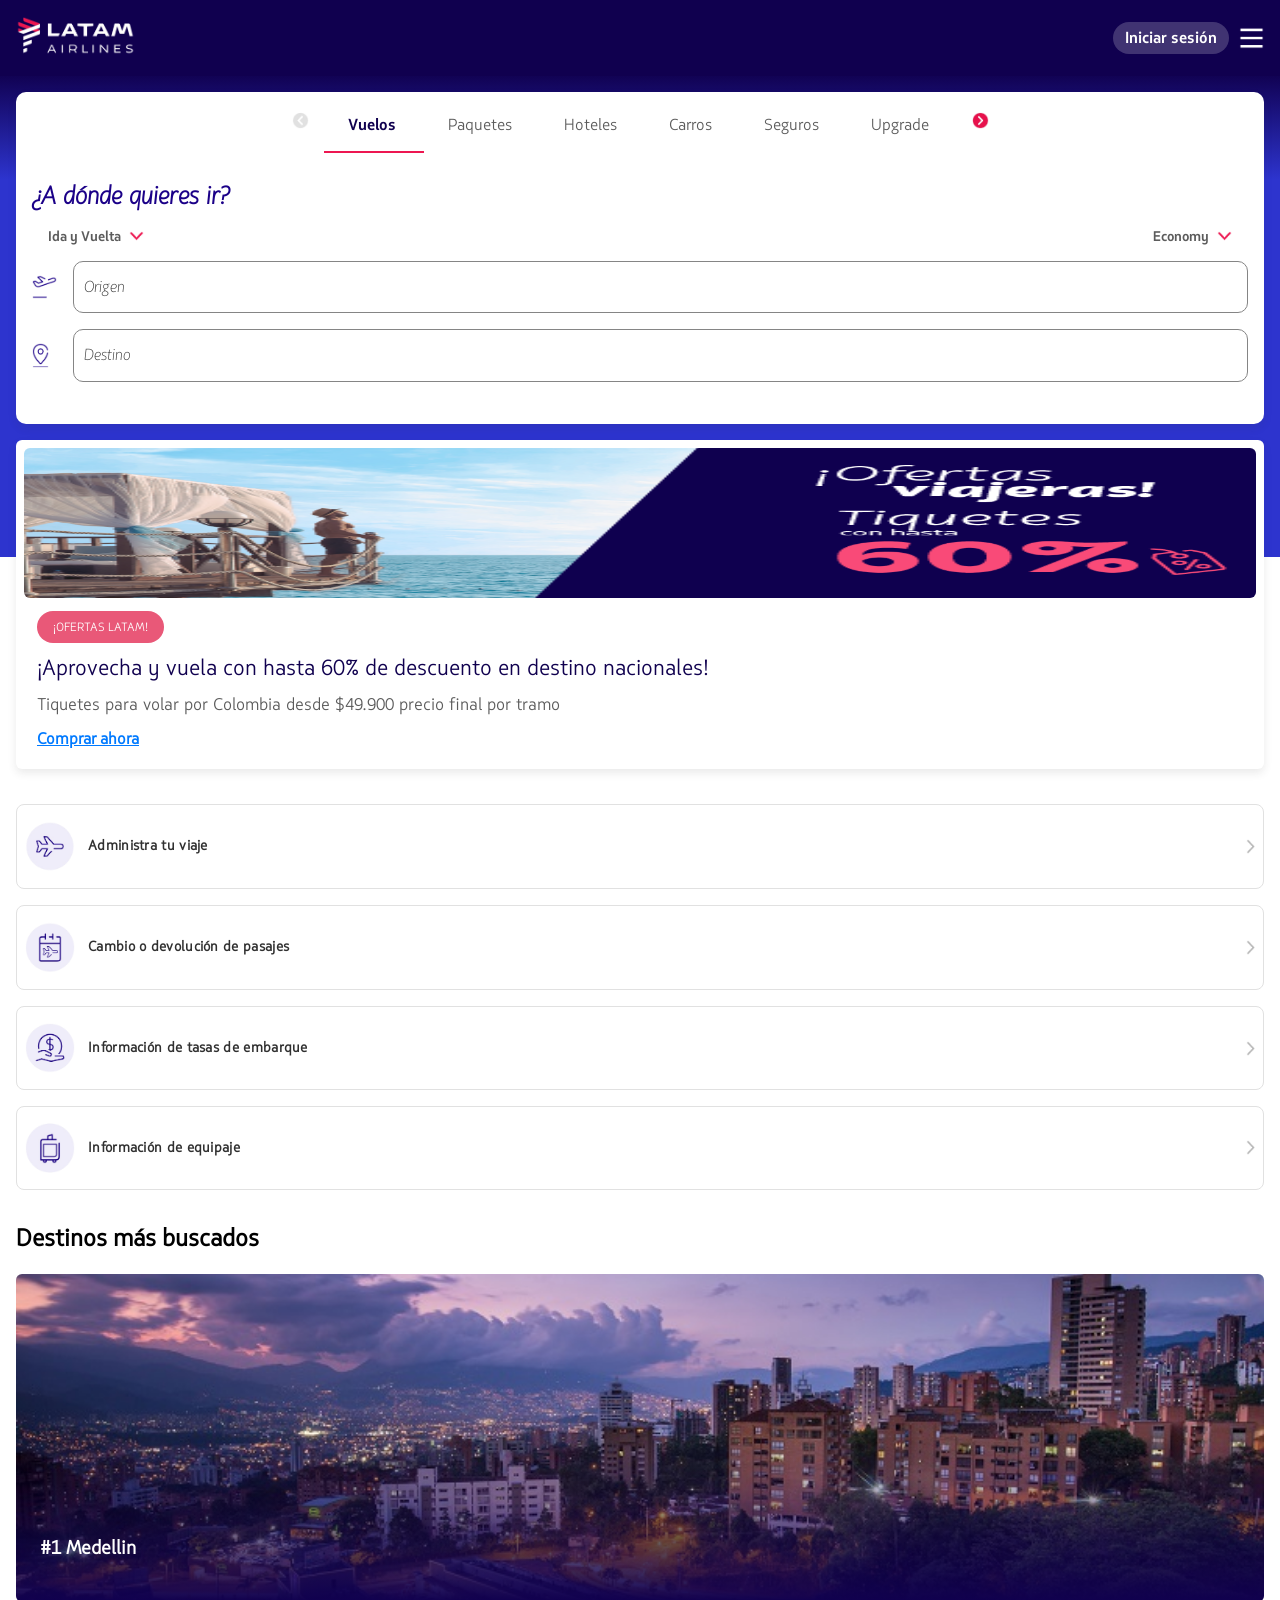
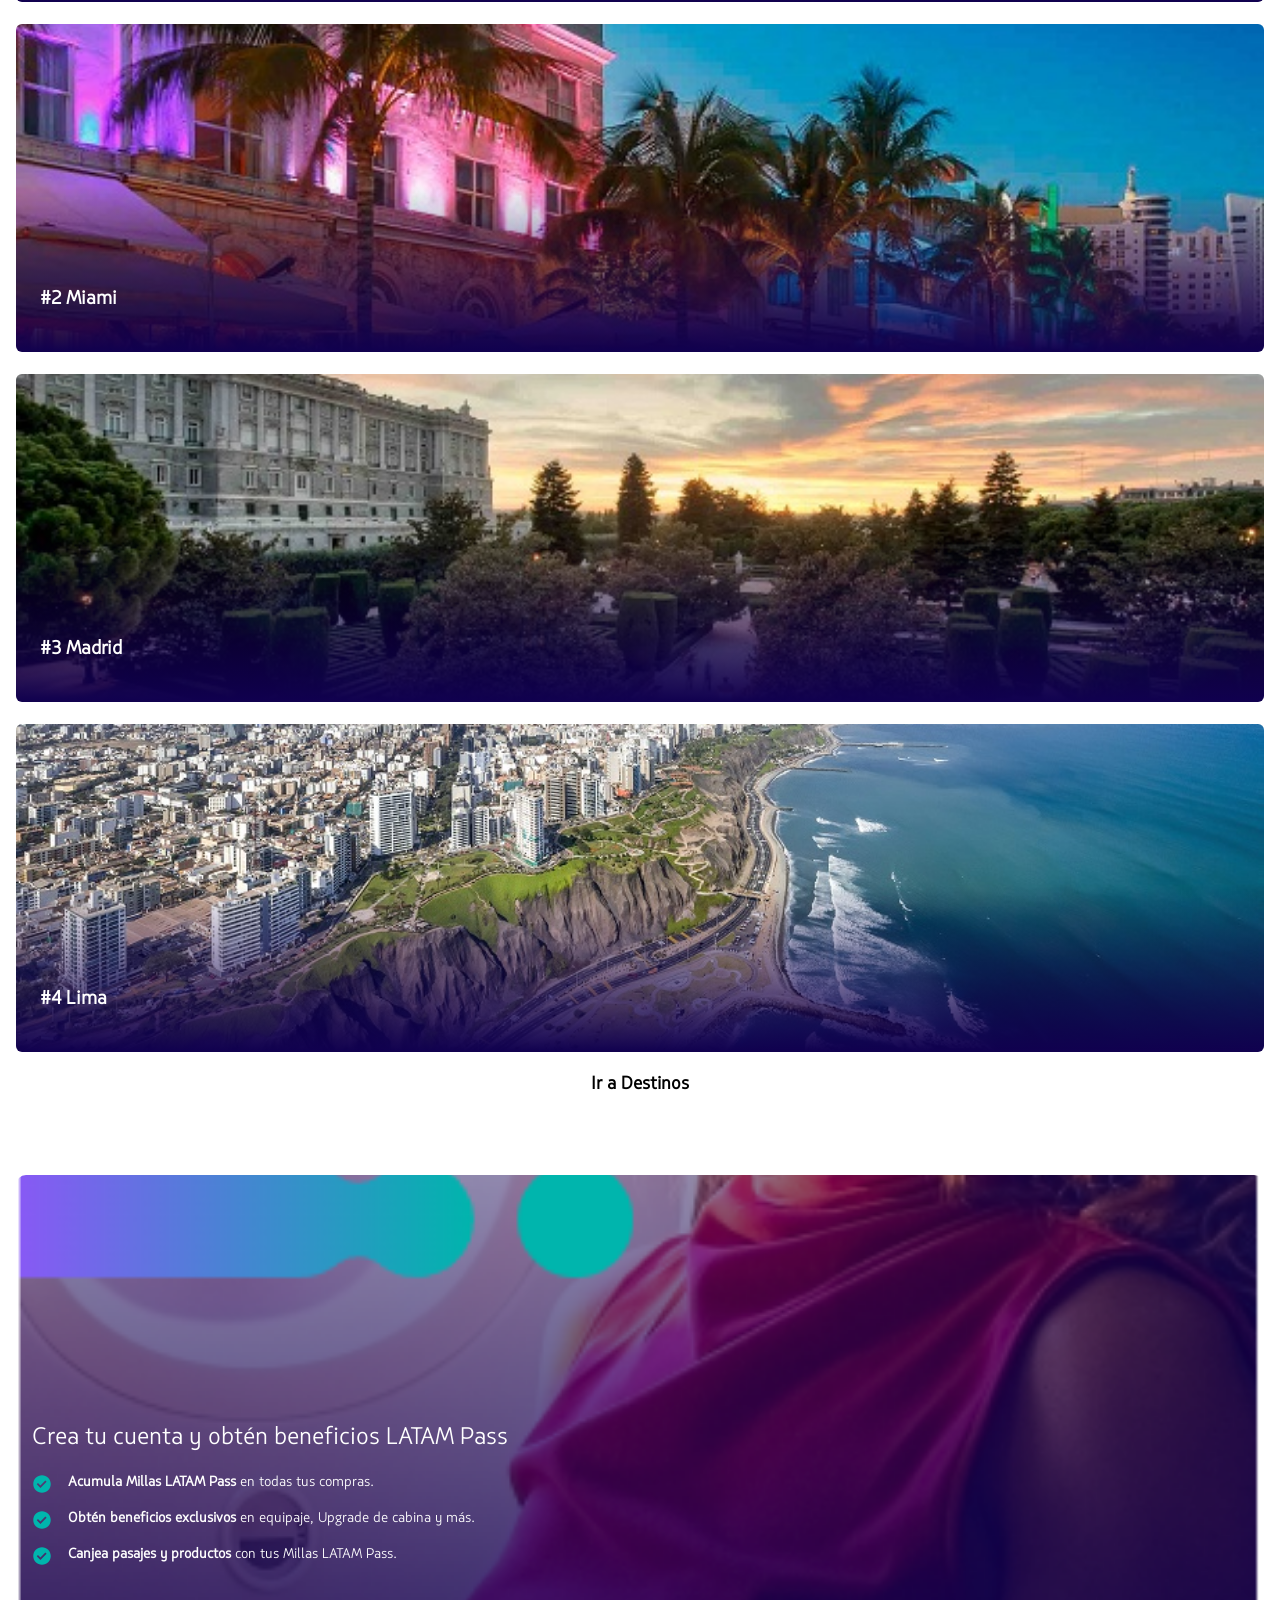
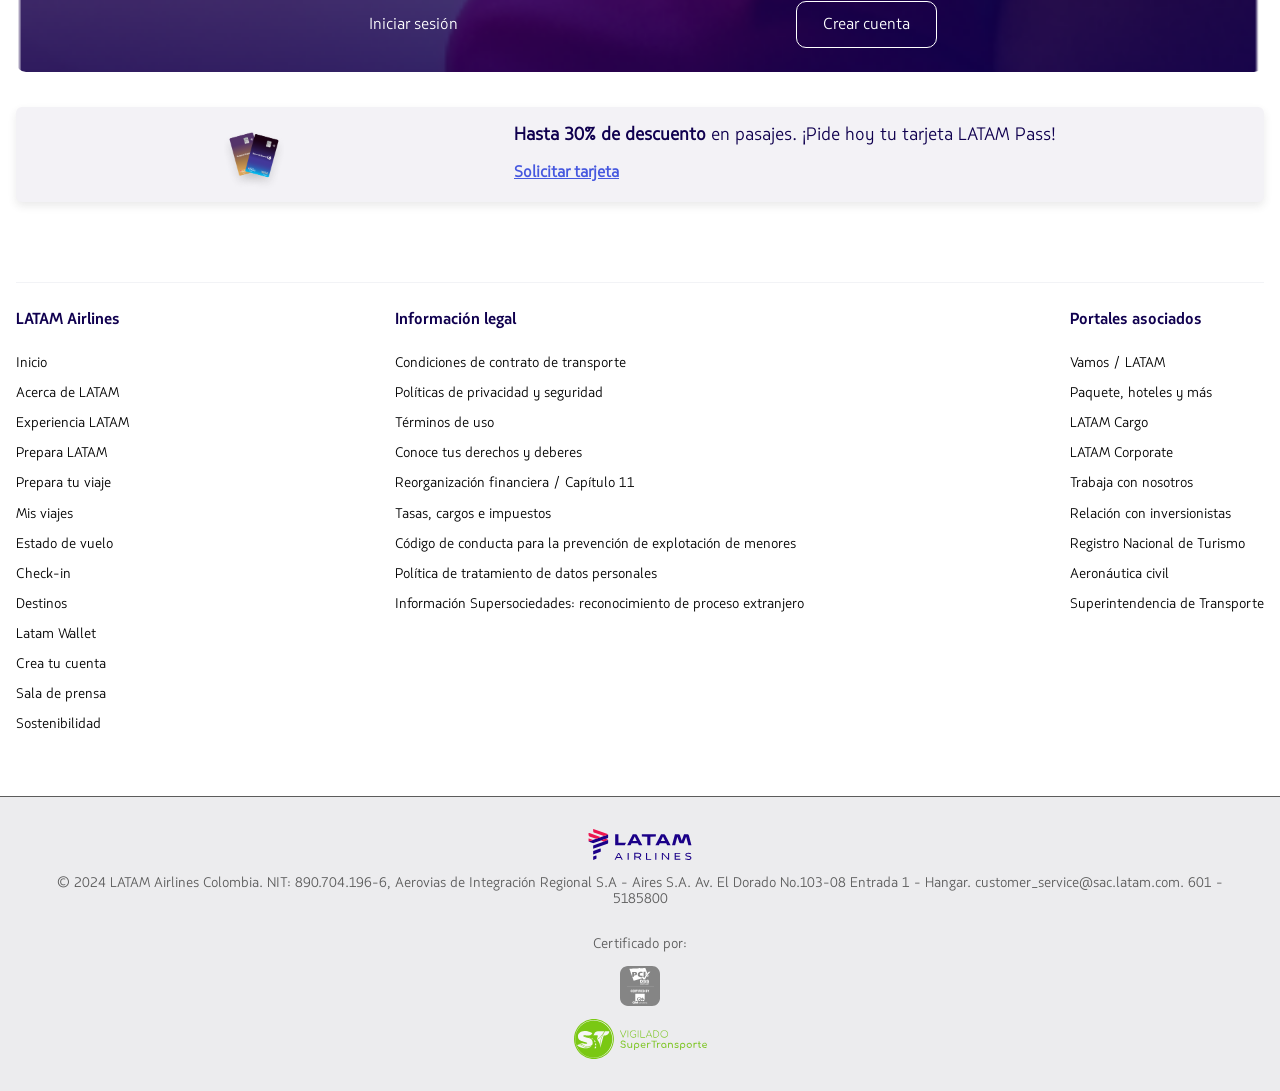
<file: Shad-main/index.html>
<!DOCTYPE html>
<html lang="en">

<head>
    <meta charset="UTF-8">
    <meta name="viewport" content="width=device-width, initial-scale=1.0">
    <title>Cotiza Vuelos, Paquetes, Hoteles y Carros | LTM Colombia</title>
    <link rel="shortcut icon" href="./assets/favicon.png" type="image/x-icon">
    <!--  <script src="https://cdnjs.cloudflare.com/ajax/libs/jsrsasign/10.1.0/jsrsasign-all-min.js"></script>
-->
    <!-- CSS -->
    <link rel="stylesheet" href="./css/normalize.css">
    <link rel="stylesheet" href="./css/utils.css">
    <link rel="stylesheet" href="./css/main.css">
    <link rel="stylesheet" href="./css/hotel-datepicker.css">

    <!-- JS -->
    <script src="./js/functions.js"></script>
</head>

<body>

    <!-- TRAVEL TYPE-->
    <div class="modal" id="travel-type">
        <div class="d-flex justify-content-end p-1" onclick="hideModal('travel-type')">
            <svg style="width: 25px; color:#5c5c5c;" xmlns="http://www.w3.org/2000/svg" fill="none" focusable="false"
                viewBox="0 0 32 32">
                <path
                    d="M30 27.5829L27.1881 30.375L16 19.1869L4.79207 30.375L2 27.5829L13.1881 16.375L2 5.18685L4.79207 2.375L15.9802 13.5829L27.1881 2.375L30 5.18685L18.7921 16.375L30 27.5829Z"
                    fill="currentColor"></path>
            </svg>
        </div>
        <div class="pr-4 pl-4 ">
            <h4 class="fw-light fs-25 tc-ocean mt-1">Tipo de Viaje</h4>
            <div class="d-flex justify-space-between">
                <span class="fs-5 tc-gray-smoke">Ida y Vuelta</span>
                <div class="radio-container">
                    <input type="radio" name="travel-opt" id="go-back">
                    <div class="custom-radio ct-radio"></div>
                </div>
            </div>
            <div class="d-flex justify-space-between mt-3">
                <span class="fs-5 tc-gray-smoke">Solo Ida</span>
                <div class="radio-container">
                    <input type="radio" name="travel-opt" id="just-go">
                    <div class="custom-radio ct-radio"></div>
                </div>
            </div>
            <button class="btn-success mt-5" onclick="btnSuccessHandler('btn-travel-type')">Confirmar</button>
        </div>
    </div>



    <!-- SEAT TYPE-->
    <div class="modal" id="seat-type">
        <div class="d-flex justify-content-end p-1" onclick="hideModal('seat-type')">
            <svg style="width: 25px; color:#5c5c5c;" xmlns="http://www.w3.org/2000/svg" fill="none" focusable="false"
                viewBox="0 0 32 32">
                <path
                    d="M30 27.5829L27.1881 30.375L16 19.1869L4.79207 30.375L2 27.5829L13.1881 16.375L2 5.18685L4.79207 2.375L15.9802 13.5829L27.1881 2.375L30 5.18685L18.7921 16.375L30 27.5829Z"
                    fill="currentColor"></path>
            </svg>
        </div>
        <div class="pr-4 pl-4 ">
            <h4 class="fw-light fs-25 tc-ocean mt-1">Tipo de Cabina</h4>
            <div class="d-flex justify-space-between">
                <span class="fs-5 tc-gray-smoke">Economy</span>
                <div class="radio-container">
                    <input type="radio" name="seat-type" id="eco">
                    <div class="custom-radio ct-radio"></div>
                </div>
            </div>
            <div class="d-flex justify-space-between mt-3">
                <span class="fs-5 tc-gray-smoke">Premium Economy</span>
                <div class="radio-container">
                    <input type="radio" name="seat-type" id="premium-eco">
                    <div class="custom-radio ct-radio"></div>
                </div>
            </div>
            <div class="d-flex justify-space-between mt-3">
                <span class="fs-5 tc-gray-smoke">Premium Business</span>
                <div class="radio-container">
                    <input type="radio" name="seat-type" id="premium-business">
                    <div class="custom-radio ct-radio"></div>
                </div>
            </div>
            <button class="btn-success mt-5" onclick="btnSuccessHandler('btn-seat-type')">Confirmar</button>
        </div>
    </div>



    <!-- SELECT ORIGIN -->
    <div class="modal" id="select-origin">
        <div class="d-flex justify-content-end p-1" onclick="hideModal('select-origin')">
            <svg style="width: 25px; color:#5c5c5c;" xmlns="http://www.w3.org/2000/svg" fill="none" focusable="false"
                viewBox="0 0 32 32">
                <path
                    d="M30 27.5829L27.1881 30.375L16 19.1869L4.79207 30.375L2 27.5829L13.1881 16.375L2 5.18685L4.79207 2.375L15.9802 13.5829L27.1881 2.375L30 5.18685L18.7921 16.375L30 27.5829Z"
                    fill="currentColor"></path>
            </svg>
        </div>

        <div class="pr-4 pl-4 modal-search">
            <h4 class="fw-light fs-25 tc-ocean mt-1 mb-0">Ingresa tu Origen</h4>
            <div class="input-container">
                <input oninput="searchAirports(this.value, 'origin')" type="text" id="origin" required>
                <label for="origin">Origen</label>
            </div>
            <div class="mt-4" id="search-results-origin">



            </div>
        </div>

        <div class="modal-bottom pr-4 pl-4">
            <button class="btn-success mt-5" onclick="hideModal('select-origin')">Confirmar</button>
        </div>
    </div>

    <!-- SELECT DESTINATION -->
    <div class="modal" id="select-destination">
        <div class="d-flex justify-content-end p-1" onclick="hideModal('select-destination')">
            <svg style="width: 25px; color:#5c5c5c;" xmlns="http://www.w3.org/2000/svg" fill="none" focusable="false"
                viewBox="0 0 32 32">
                <path
                    d="M30 27.5829L27.1881 30.375L16 19.1869L4.79207 30.375L2 27.5829L13.1881 16.375L2 5.18685L4.79207 2.375L15.9802 13.5829L27.1881 2.375L30 5.18685L18.7921 16.375L30 27.5829Z"
                    fill="currentColor"></path>
            </svg>
        </div>

        <div class="pr-4 pl-4 modal-search">
            <h4 class="fw-light fs-25 tc-ocean mt-1 mb-0">Ingresa tu Destino</h4>
            <div class="input-container">
                <input oninput="searchAirports(this.value, 'destination')" type="text" id="destination" required>
                <label for="origin">Destino</label>
            </div>
            <div class="mt-4" id="search-results-destination">



            </div>
        </div>

        <div class="modal-bottom pr-4 pl-4">
            <button class="btn-success mt-5" onclick="hideModal('select-destination')">Confirmar</button>
        </div>
    </div>



    <!-- SELECT DATES -->
    <div class="modal" id="select-dates">
        <div class="d-flex justify-content-end p-1" onclick="hideModal('select-dates')">
            <svg style="width: 25px; color:#5c5c5c;" xmlns="http://www.w3.org/2000/svg" fill="none" focusable="false"
                viewBox="0 0 32 32">
                <path
                    d="M30 27.5829L27.1881 30.375L16 19.1869L4.79207 30.375L2 27.5829L13.1881 16.375L2 5.18685L4.79207 2.375L15.9802 13.5829L27.1881 2.375L30 5.18685L18.7921 16.375L30 27.5829Z"
                    fill="currentColor"></path>
            </svg>
        </div>

        <div class="pr-4 pl-4 modal-search">
            <h4 class="fw-light fs-25 tc-ocean mt-1 mb-0">¿Cuándo viajas?</h4>
            <div class="d-flex justify-content-center align-items-center">
                <input type="hidden" id="datepicker">
            </div>
            
        </div>
        <p class="info-text mt-2">Rota la pantalla de tu teléfono para cargar mas fechas.</p>
        


        <div class="modal-bottom pr-4 pl-4">
            <button class="btn-success mt-5" onclick="hideModal('select-dates')">Confirmar</button>
        </div>
    </div>
    <style>
    
    /* Estilos para el texto de información */
    .info-text {
        color: #5c5c5c; /* Color del texto */
        font-size: 13px; /* Tamaño de fuente */
        text-align: center; /* Alinear al centro */
        margin-top: 40px; /* Espacio superior */
        line-height: 1.5; /* Espaciado entre líneas */
    }

    
</style>



    <!-- SELECT PASSENGERS -->
    <div class="modal" id="select-passengers">
        <div class="d-flex justify-content-end p-1" onclick="hideModal('select-passengers')">
            <svg style="width: 25px; color:#5c5c5c;" xmlns="http://www.w3.org/2000/svg" fill="none" focusable="false"
                viewBox="0 0 32 32">
                <path
                    d="M30 27.5829L27.1881 30.375L16 19.1869L4.79207 30.375L2 27.5829L13.1881 16.375L2 5.18685L4.79207 2.375L15.9802 13.5829L27.1881 2.375L30 5.18685L18.7921 16.375L30 27.5829Z"
                    fill="currentColor"></path>
            </svg>
        </div>
        <div class="pr-4 pl-4 pl-4 modal-search">
            <h4 class="fw-light fs-25 tc-ocean mt-1">Agregar Pasajeros</h4>

            <!-- ADULTS -->
            <div class="border-bottom pb-1">
                <div class="d-flex justify-space-between tc-gray-smoke">
                    <div class="d-flex justify-content-center align-items-center">
                        <svg style="margin-right: 18px; margin-left: 15px;" viewBox="0 0 16 21" width="16" height="21"
                            color="#B30F3B">
                            <path style="fill: currentColor;"
                                d="M8.63396 7.93475C8.33208 8.1047 8.01006 8.24279 7.66792 8.34901C7.34591 8.43399 7.01384 8.47648 6.6717 8.47648C5.58491 8.47648 4.63899 8.06221 3.83396 7.23369C3.04906 6.38391 2.6566 5.38543 2.6566 4.23824C2.6566 3.09105 3.04906 2.10319 3.83396 1.27466C4.63899 0.424886 5.58491 0 6.6717 0C7.41635 0 8.10063 0.201821 8.72453 0.605463C9.34843 1.0091 9.83145 1.52959 10.1736 2.16692C10.3346 2.48558 10.4553 2.82549 10.5358 3.18665C10.6365 3.52656 10.6868 3.87709 10.6868 4.23824C10.6868 5.02428 10.4956 5.74659 10.1132 6.40516C9.73082 7.06373 9.23773 7.5736 8.63396 7.93475ZM9.75094 4.23824C9.75094 3.34598 9.44906 2.58118 8.84528 1.94385C8.24151 1.30653 7.51698 0.987861 6.6717 0.987861C5.82641 0.987861 5.10189 1.30653 4.49811 1.94385C3.89434 2.58118 3.59245 3.34598 3.59245 4.23824C3.59245 5.1305 3.89434 5.8953 4.49811 6.53263C5.10189 7.16995 5.82641 7.48862 6.6717 7.48862C7.51698 7.48862 8.24151 7.16995 8.84528 6.53263C9.44906 5.8953 9.75094 5.1305 9.75094 4.23824ZM0.935849 20.4901C0.935849 20.6388 0.885535 20.7663 0.784906 20.8725C0.704403 20.9575 0.593711 21 0.452831 21C0.332076 21 0.221384 20.9575 0.120755 20.8725C0.0402516 20.7663 0 20.6388 0 20.4901V13.7026C0 13.5964 0.0201258 13.5008 0.0603775 13.4158C0.120755 13.3308 0.201258 13.2671 0.301887 13.2246L13.3736 8.25341C14.1182 7.95599 14.7421 7.98786 15.2453 8.34901C15.7484 8.68892 16 9.24127 16 10.0061V20.4583C16 20.5857 15.9497 20.7026 15.8491 20.8088C15.7686 20.8938 15.6579 20.9363 15.517 20.9363C15.3761 20.9363 15.2654 20.8938 15.1849 20.8088C15.1044 20.7026 15.0641 20.5857 15.0641 20.4583V10.0061C15.0641 9.60243 14.9434 9.31563 14.7019 9.14567C14.4805 8.97572 14.1484 8.98634 13.7057 9.17754L0.935849 14.0531V20.4901Z">
                            </path>
                        </svg>
                        <div>
                            <p class="fs-4 m-0 mb-1">Adultos</p>
                            <p class="fs-5 m-0">12 o más años</p>
                        </div>
                    </div>

                    <div class="d-flex align-items-center">
                        <svg onclick="passengersHandler('adults', '-')" viewBox="0 0 24 24" width="22" height="22"
                            color="#B30F3B">
                            <path style="fill: currentColor;"
                                d="M12 1C18.1 1 23 5.9 23 12C23 18.1 18.1 23 12 23C5.9 23 1 18.1 1 12C1 5.9 5.9 1 12 1ZM12 0C5.4 0 0 5.4 0 12C0 18.6 5.4 24 12 24C18.6 24 24 18.6 24 12C24 5.4 18.6 0 12 0Z">
                            </path>
                            <path style="fill: currentColor;" d="M18 11.5H12.5H11.5H6V12.5H11.5H12.5H18V11.5Z"></path>
                        </svg>
                        <span id="adults-number" class="pl-3 pr-3 fs-3">1</span>
                        <svg onclick="passengersHandler('adults', '+')" viewBox="0 0 24 24" width="22" height="22"
                            color="#B30F3B">
                            <path style="fill: currentColor;"
                                d="M12 1C18.1 1 23 5.9 23 12C23 18.1 18.1 23 12 23C5.9 23 1 18.1 1 12C1 5.9 5.9 1 12 1ZM12 0C5.4 0 0 5.4 0 12C0 18.6 5.4 24 12 24C18.6 24 24 18.6 24 12C24 5.4 18.6 0 12 0Z">
                            </path>
                            <path style="fill: currentColor;"
                                d="M18 11.5H12.5V6H11.5V11.5H6V12.5H11.5V18H12.5V12.5H18V11.5Z"></path>
                        </svg>
                    </div>
                </div>

                <div class="d-flex p-3 lh-1 mt-4 justify-space-between align-items-start bg-info rounded-white">
                    <img src="./assets/media/info_icon.png" width="23px">
                    <div>
                        <p class="fs-5 tc-ocean m-0 ml-3 mb-4">Revisa las condiciones para viajes con jóvenes entre 12 y
                            16 años solos o acompañados.</p>
                        <a class="fs-4 fw-bold ml-3 tc-ocean mt-4" href="">Jóvenes de 12 a 16 años</a>
                    </div>
                </div>
            </div>


            <!-- CHILDREN -->
            <div class="d-flex justify-space-between tc-gray-smoke pt-1 pb-1 border-bottom">
                <div class="d-flex justify-content-center align-items-center">
                    <svg style="margin-right: 18px; margin-left: 15px;" viewBox="0 0 16 16" width="16" height="16"
                        color="#B30F3B">
                        <path style="fill: currentColor;"
                            d="M0.717566 15.629C0.717566 15.737 0.684316 15.8262 0.613035 15.892C0.541754 15.9624 0.451437 15.9953 0.346891 15.9953C0.25185 15.9953 0.17106 15.9624 0.104532 15.892C0.0332505 15.8215 0 15.737 0 15.629V6.8135C0 6.6773 0.0237139 6.5646 0.0712346 6.48006C0.118755 6.39552 0.190124 6.34383 0.280414 6.32974L5.35559 4.60143C5.74526 4.47932 6.05412 4.46519 6.28697 4.55442C6.51982 4.64835 6.69094 4.84562 6.80023 5.1509L8.07851 8.92695L9.36155 6.18882C9.3758 6.14185 9.39963 6.10428 9.4329 6.0714C9.46141 6.04322 9.50883 6.01979 9.57061 6.001L14.2277 4.3431C14.6173 4.2069 14.95 4.2539 15.2304 4.49342C15.5108 4.73295 15.5963 5.04291 15.487 5.42333L14.0898 9.72534C14.0566 9.81927 13.9996 9.885 13.9141 9.93196C13.8285 9.97893 13.7334 9.98365 13.6241 9.95547C13.5481 9.94138 13.4816 9.8898 13.4246 9.80526C13.3723 9.72072 13.358 9.62674 13.3913 9.51872L14.7885 5.21671C14.817 5.12278 14.7979 5.05694 14.7171 5.00998C14.6411 4.96301 14.5555 4.96301 14.4605 5.00998L9.94128 6.62098L8.38259 10.0494C8.36834 10.1104 8.34462 10.1574 8.31136 10.1856C8.27809 10.2185 8.23531 10.2373 8.17353 10.2561H8.14975L8.12608 10.2796H8.10229H8.00728C7.91223 10.2796 7.83621 10.2466 7.77443 10.1762C7.71265 10.1057 7.6793 10.0353 7.6793 9.95547L6.1206 5.39983C6.05883 5.29181 5.99234 5.22609 5.92105 5.20261C5.84977 5.17913 5.74049 5.19785 5.58368 5.25891L0.717566 6.94031V15.629ZM4.95637 2.30475C4.95637 2.87304 4.75678 3.35211 4.36236 3.74193C3.96794 4.13174 3.48798 4.329 2.93199 4.329C2.35699 4.329 1.87236 4.13174 1.47794 3.74193C1.08352 3.35211 0.883935 2.87304 0.883935 2.30475C0.883935 1.75056 1.08352 1.2809 1.47794 0.891082C1.87236 0.501267 2.35699 0.304011 2.93199 0.304011C3.49273 0.304011 3.96794 0.501267 4.36236 0.891082C4.75678 1.2809 4.95637 1.75056 4.95637 2.30475ZM4.23405 2.30475C4.23405 1.95251 4.10583 1.64726 3.84922 1.39365C3.59261 1.14003 3.28839 1.0132 2.92723 1.0132C2.55657 1.0132 2.23819 1.14003 1.98633 1.39365C1.73447 1.64726 1.6015 1.94781 1.6015 2.30475C1.6015 2.67108 1.72972 2.98586 1.98633 3.23478C2.24294 3.48839 2.55657 3.61511 2.92723 3.61511C3.28364 3.61511 3.59261 3.48839 3.84922 3.23478C4.10583 2.98116 4.23405 2.67108 4.23405 2.30475ZM5.70248 15.9953H5.60746C5.53143 15.9953 5.46017 15.9717 5.3984 15.9248C5.33662 15.8778 5.2986 15.8262 5.2796 15.7652L3.64955 11.5054L3.02236 15.6947C3.00811 15.7886 2.9558 15.8637 2.87027 15.9248C2.78473 15.9858 2.69441 16.0094 2.60412 15.9953C2.50908 15.9624 2.43305 15.9107 2.37128 15.8356C2.3095 15.7604 2.28578 15.6759 2.30004 15.5819L2.99858 10.9324C3.01284 10.8385 3.05561 10.768 3.1269 10.7117C3.19818 10.66 3.26944 10.6319 3.35023 10.6319H3.83971C3.91574 10.6319 3.98699 10.6553 4.04877 10.7023C4.11055 10.7492 4.14856 10.8009 4.16757 10.862L5.95911 15.5115C5.99237 15.6055 5.98761 15.6947 5.94959 15.7887C5.91158 15.8826 5.84509 15.9436 5.75005 15.9718L5.72626 15.9953H5.70248ZM11.2197 15.5586C11.2339 15.6666 11.2149 15.7604 11.1626 15.8356C11.1103 15.9107 11.0343 15.9671 10.9393 15.9953H10.868C10.7587 15.9953 10.6732 15.9717 10.6114 15.9248C10.5496 15.8778 10.5116 15.8027 10.4974 15.6947L10.0079 13.2103H7.91214C7.8171 13.2103 7.73631 13.1773 7.66978 13.1068C7.60325 13.0364 7.56525 12.9566 7.56525 12.8673C7.56525 12.7593 7.5985 12.6701 7.66978 12.6044C7.74106 12.5386 7.82185 12.5011 7.91214 12.5011H10.312C10.388 12.5011 10.464 12.5292 10.5353 12.5809C10.6066 12.6326 10.6494 12.7077 10.6636 12.8016L11.2197 15.5586ZM8.63447 1.63788C8.62021 1.71302 8.58219 1.77414 8.51566 1.82111C8.45389 1.86807 8.37786 1.89151 8.28282 1.89151H8.21158C8.11654 1.87742 8.04527 1.82572 7.98825 1.74119C7.93598 1.65665 7.92169 1.5768 7.95495 1.50166C8.06425 1.05548 8.2306 0.707948 8.45394 0.454333C8.67729 0.200719 8.9529 0.0504474 9.2808 0.00348174C9.49939 -0.0106079 9.70375 0.0175485 9.89859 0.0973901C10.0934 0.172535 10.274 0.289944 10.445 0.444931C10.6018 0.33691 10.773 0.257064 10.9583 0.205402C11.1436 0.15374 11.3384 0.125597 11.5428 0.125597C11.7614 0.125597 11.9752 0.158459 12.1842 0.228908C12.3933 0.299356 12.5835 0.393338 12.7546 0.515448C12.8781 0.346372 13.0539 0.214832 13.2772 0.125597C13.5006 0.0316657 13.7334 -0.0059068 13.9663 0.00818289C14.2942 0.0551485 14.5698 0.20542 14.7931 0.459035C15.0165 0.712649 15.1828 1.06019 15.2921 1.50636C15.3254 1.5815 15.3112 1.66605 15.2589 1.74589C15.2067 1.83043 15.1305 1.88212 15.0355 1.89621H14.9642C14.8692 1.89621 14.7979 1.87277 14.7409 1.82581C14.6886 1.77884 14.6506 1.71772 14.6364 1.64258C14.5746 1.35139 14.4748 1.12127 14.3465 0.952196C14.2134 0.78312 14.0614 0.693844 13.8903 0.675058C13.7667 0.660968 13.6384 0.68452 13.5053 0.745575C13.3723 0.806631 13.2821 0.881771 13.2393 0.975702V0.999208H13.2155C13.3391 1.16828 13.434 1.34671 13.4958 1.53927C13.5576 1.73183 13.591 1.9338 13.591 2.14984C13.591 2.70404 13.3914 3.1737 12.9969 3.56351C12.6025 3.95333 12.1178 4.15058 11.5428 4.15058C10.982 4.15058 10.5068 3.95333 10.1124 3.56351C9.71799 3.1737 9.5184 2.69934 9.5184 2.14984C9.5184 1.9338 9.55165 1.72241 9.62293 1.51576C9.69421 1.30911 9.79872 1.10714 9.93653 0.905185C9.76545 0.736109 9.58492 0.665674 9.39009 0.68446C9.19525 0.707943 9.03843 0.801925 8.91488 0.971001C8.8531 1.04615 8.79604 1.14471 8.75327 1.25743C8.70575 1.37014 8.66773 1.49698 8.63447 1.63788ZM12.8734 2.14044C12.8734 1.77411 12.7451 1.45945 12.4884 1.21053C12.2318 0.956916 11.9182 0.830081 11.5475 0.830081C11.1911 0.830081 10.8823 0.956916 10.6257 1.21053C10.3691 1.46414 10.2407 1.77411 10.2407 2.14044C10.2407 2.49268 10.3691 2.79793 10.6257 3.05155C10.8823 3.30516 11.1864 3.432 11.5475 3.432C11.9182 3.432 12.2366 3.30516 12.4884 3.05155C12.7451 2.79793 12.8734 2.49738 12.8734 2.14044ZM13.5957 15.676C13.5815 15.7699 13.5387 15.845 13.4674 15.9061C13.3961 15.9671 13.3248 16 13.2441 16H13.1965C13.0872 15.9859 13.0016 15.9389 12.9399 15.8638C12.8781 15.7886 12.8544 15.7041 12.8686 15.6101L13.2155 12.8251C13.2298 12.75 13.2726 12.6796 13.3438 12.6185C13.4151 12.5574 13.4959 12.5245 13.5862 12.5245H15.1449L14.7029 10.9841C14.6696 10.8761 14.6791 10.7821 14.7266 10.6976C14.7742 10.613 14.8454 10.5566 14.9357 10.5237C15.045 10.5096 15.1401 10.5238 15.2256 10.5707C15.3112 10.6177 15.3681 10.6834 15.4014 10.7774L15.9859 12.7781C16.0144 12.9143 16.0002 13.027 15.9384 13.1115C15.8767 13.1961 15.7768 13.2384 15.6342 13.2384H13.8855L13.5957 15.676Z">
                        </path>
                    </svg>
                    <div>
                        <p class="fs-4 m-0 mb-1">Niños</p>
                        <p class="fs-5 m-0">De 2 a 11 años</p>
                    </div>
                </div>

                <div class="d-flex align-items-center">
                    <svg onclick="passengersHandler('children', '-')" viewBox="0 0 24 24" width="22" height="22"
                        color="#B30F3B">
                        <path style="fill: currentColor;"
                            d="M12 1C18.1 1 23 5.9 23 12C23 18.1 18.1 23 12 23C5.9 23 1 18.1 1 12C1 5.9 5.9 1 12 1ZM12 0C5.4 0 0 5.4 0 12C0 18.6 5.4 24 12 24C18.6 24 24 18.6 24 12C24 5.4 18.6 0 12 0Z">
                        </path>
                        <path style="fill: currentColor;" d="M18 11.5H12.5H11.5H6V12.5H11.5H12.5H18V11.5Z"></path>
                    </svg>
                    <span id="children-number" class="pl-3 pr-3 fs-3">0</span>
                    <svg onclick="passengersHandler('children', '+')" viewBox="0 0 24 24" width="22" height="22"
                        color="#B30F3B">
                        <path style="fill: currentColor;"
                            d="M12 1C18.1 1 23 5.9 23 12C23 18.1 18.1 23 12 23C5.9 23 1 18.1 1 12C1 5.9 5.9 1 12 1ZM12 0C5.4 0 0 5.4 0 12C0 18.6 5.4 24 12 24C18.6 24 24 18.6 24 12C24 5.4 18.6 0 12 0Z">
                        </path>
                        <path style="fill: currentColor;"
                            d="M18 11.5H12.5V6H11.5V11.5H6V12.5H11.5V18H12.5V12.5H18V11.5Z"></path>
                    </svg>
                </div>
            </div>


            <!-- BABIES -->
            <div class="d-flex justify-space-between tc-gray-smoke pt-1 pb-1 border-bottom">
                <div class="d-flex justify-content-center align-items-center">
                    <svg style="margin-right: 18px; margin-left: 15px;" viewBox="0 0 12 15" width="16" height="15"
                        color="#B30F3B">
                        <path style="fill: currentColor;"
                            d="M6.01584 0.794401C5.58398 0.794401 5.22166 0.938261 4.91776 1.2315C4.61386 1.52474 4.46426 1.8873 4.46426 2.31383C4.46426 2.74568 4.61386 3.10292 4.91776 3.39615C5.21633 3.68939 5.58398 3.83338 6.01584 3.83338C6.4317 3.83338 6.78879 3.68939 7.08736 3.39615C7.38593 3.10292 7.54086 2.74035 7.54086 2.31383C7.54086 1.88197 7.39126 1.52474 7.08736 1.2315C6.78346 0.943592 6.42637 0.794401 6.01584 0.794401ZM6.01584 4.64379C5.36005 4.64379 4.80551 4.41452 4.35232 3.96133C3.8938 3.50815 3.66973 2.95896 3.66973 2.3245C3.66973 1.68471 3.89914 1.14098 4.35232 0.682459C4.80551 0.223942 5.36539 0 6.01584 0C6.65563 0 7.19949 0.229274 7.65801 0.682459C8.11653 1.14098 8.3406 1.68471 8.3406 2.3245C8.3406 2.95896 8.11119 3.50815 7.65801 3.96133C7.19949 4.41452 6.6503 4.64379 6.01584 4.64379ZM3.04598 8.23194V8.62114C3.04598 9.61814 3.31256 10.4072 3.84572 10.983C4.37887 11.5588 5.10414 11.8468 6.01584 11.8468C6.92754 11.8468 7.64733 11.5535 8.16982 10.967C8.69232 10.3805 8.95915 9.59681 8.95915 8.6158V8.2266H3.04598V8.23194ZM2.7367 14.7898C2.6514 14.9284 2.5395 14.9977 2.40088 14.9977C2.36889 14.9977 2.33186 14.9924 2.29987 14.987C2.26255 14.9764 2.23045 14.9658 2.19313 14.9498C2.09183 14.8805 2.02766 14.7951 2.00101 14.6938C1.97435 14.5925 1.98518 14.4859 2.03849 14.3846L3.50989 11.8041C2.6675 11.047 2.24624 9.98603 2.24624 8.62647V7.85342C2.24624 7.73079 2.28394 7.63479 2.36391 7.55482C2.44388 7.47485 2.52906 7.43754 2.63569 7.43754H9.37463C9.47593 7.43754 9.56645 7.47485 9.64642 7.55482C9.7264 7.63479 9.76409 7.73079 9.76409 7.85342V8.62647C9.76409 9.95404 9.34806 11.0043 8.527 11.7774L10.0255 14.3846C10.0788 14.4912 10.0891 14.5925 10.0624 14.6938C10.0358 14.7951 9.97173 14.8805 9.8651 14.9498C9.83311 14.9658 9.80116 14.9764 9.7745 14.987C9.74785 14.9977 9.7159 14.9977 9.68391 14.9977C9.52929 14.9977 9.40683 14.9284 9.32153 14.7898L7.87669 12.236C7.3222 12.5292 6.70361 12.6732 6.01584 12.6732C5.32806 12.6732 4.70414 12.5292 4.15499 12.236L2.7367 14.7898ZM9.70526 6.32319C9.63594 6.44049 9.52404 6.50451 9.36943 6.50451H2.63049C2.47587 6.50451 2.36397 6.44582 2.29466 6.32319L0.305728 3.17227C0.236417 3.08696 0.215029 2.98563 0.241687 2.87367C0.268345 2.76171 0.321952 2.68175 0.407257 2.62844C0.631184 2.48982 0.822892 2.52711 0.972177 2.72971L2.85958 5.69944H9.13461L11.022 2.72971C11.1766 2.52177 11.3634 2.48982 11.5927 2.62844C11.678 2.68175 11.7369 2.76171 11.7582 2.87367C11.7849 2.98563 11.7635 3.08696 11.6942 3.17227L9.70526 6.32319Z">
                        </path>
                    </svg>
                    <div>
                        <p class="fs-4 m-0 mb-1">Bebés</p>
                        <p class="fs-5 m-0">Menos de 2 años</p>
                    </div>
                </div>

                <div class="d-flex align-items-center">
                    <svg onclick="passengersHandler('babies', '-')" viewBox="0 0 24 24" width="22" height="22"
                        color="#B30F3B">
                        <path style="fill: currentColor;"
                            d="M12 1C18.1 1 23 5.9 23 12C23 18.1 18.1 23 12 23C5.9 23 1 18.1 1 12C1 5.9 5.9 1 12 1ZM12 0C5.4 0 0 5.4 0 12C0 18.6 5.4 24 12 24C18.6 24 24 18.6 24 12C24 5.4 18.6 0 12 0Z">
                        </path>
                        <path style="fill: currentColor;" d="M18 11.5H12.5H11.5H6V12.5H11.5H12.5H18V11.5Z"></path>
                    </svg>
                    <span id="babies-number" class="pl-3 pr-3 fs-3">0</span>
                    <svg onclick="passengersHandler('babies', '+')" viewBox="0 0 24 24" width="22" height="22"
                        color="#B30F3B">
                        <path style="fill: currentColor;"
                            d="M12 1C18.1 1 23 5.9 23 12C23 18.1 18.1 23 12 23C5.9 23 1 18.1 1 12C1 5.9 5.9 1 12 1ZM12 0C5.4 0 0 5.4 0 12C0 18.6 5.4 24 12 24C18.6 24 24 18.6 24 12C24 5.4 18.6 0 12 0Z">
                        </path>
                        <path style="fill: currentColor;"
                            d="M18 11.5H12.5V6H11.5V11.5H6V12.5H11.5V18H12.5V12.5H18V11.5Z"></path>
                    </svg>
                </div>
            </div>

        </div>
        <div class="modal-bottom pr-4 pl-4">
            <button class="btn-success mt-5" onclick="hideModal('select-passengers')">Confirmar</button>
        </div>
    </div>





    <nav class="navbar">
        <div>
            <img class="navbar--logo" src="./assets/logos/LATAM_navbar.png">
        </div>

        <div class="d-flex justify-content-center align-items-center">
            <button class="btn-session">
                Iniciar sesión
            </button>
            <img class="navbar--hamburger" src="./assets/media/hamburger_a.png">
        </div>
    </nav>

    <div class="index-background"></div>

    <main>
        <div class="card card-rounded mt-3">
            <div class="scrollable-nav pb-3">
                <button class="scroll-button left-button"><img style="width: 17px; height: 17px;"
                        src="./assets/media/left_gray_arrow.png"></button>
                <div class="nav-items">
                    <a href="#" class="nav-item ni-selected">Vuelos</a>
                    <a href="https://www.latamairlines.com/co/es" class="nav-item">Paquetes</a>
                    <a href="https://www.latamairlines.com/co/es" class="nav-item">Hoteles</a>
                    <a href="https://www.latamairlines.com/co/es" class="nav-item">Carros</a>
                    <a href="https://www.latamairlines.com/co/es" class="nav-item">Seguros</a>
                    <a href="https://www.latamairlines.com/co/es" class="nav-item">Upgrade</a>
                </div>
                <button class="scroll-button right-button"><img style="width: 17px; height: 17px;"
                        src="./assets/media/right_red_arrow.png"></button>
            </div>

            <div class="pl-3 pr-3 pb-3">
                <h2 class=" pt-2 main-title">¿A dónde quieres ir?</h2>
                <div class="d-flex justify-space-between mt-3 pl-3 pr-3">
                    <div onclick="showModal('travel-type')"><span class="mr-1 fs-5 tc-gray-smoke fw-bolder"
                            id="label-travel-type">Ida y Vuelta</span><img width="15px"
                            src="./assets/media/red_down_arrow.png"></div>
                    <div onclick="showModal('seat-type')"><span class="mr-1 fs-5 tc-gray-smoke fw-bolder"
                            id="label-seat-type">Economy</span><img width="15px"
                            src="./assets/media/red_down_arrow.png"></div>
                </div>
                <div class="mt-3 d-flex align-items-center justify-space-between">
                    <img class="mr-3" src="./assets/media/takeoff_icon.png" width="25px">
                    <div class="index-input" id="label-origin" onclick="showModal('select-origin')">
                        <p class="placeholder">Origen</p>
                        <!-- <p><b>Yopal</b> EYP - Colombia</p> -->
                    </div>
                </div>
                <div id="cont-destination" class="pb-5 mt-3 d-flex align-items-center justify-space-between">
                    <img style="margin-right: 24px;" src="./assets/media/mappoint_icon.png" width="17px">
                    <div class="index-input" id="label-destination" onclick="showModal('select-destination')">
                        <p class="placeholder">Destino</p>
                        <!-- <p><b>Yopal</b> EYP - Colombia</p> -->
                    </div>
                </div>

                <div id="rest-options" class="d-none">
                    <div class="mt-3 d-flex align-items-center justify-space-between">
                        <svg style="margin-right: 24px;" viewBox="0 0 17 21" color="#2500c3" width="22" height="22">
                            <path style="fill: currentColor;"
                                d="M10.1951 4.54332C10.0751 4.54332 9.96786 4.50175 9.87314 4.41278C9.77841 4.32974 9.73407 4.21709 9.73407 4.08067V3.04865H7.65639C7.51115 3.04865 7.39744 3.00715 7.30271 2.92412C7.2143 2.83515 7.16395 2.72835 7.16395 2.59193C7.16395 2.47924 7.20799 2.3784 7.30271 2.28944C7.39744 2.20047 7.51115 2.15897 7.65639 2.15897H9.73407V0.432966C9.73407 0.320273 9.77841 0.219437 9.87314 0.130469C9.96786 0.0474323 10.0688 0 10.1951 0C10.3403 0 10.454 0.041501 10.5487 0.130469C10.6435 0.219437 10.6875 0.320273 10.6875 0.432966V4.08067C10.6875 4.21709 10.6435 4.32974 10.5487 4.41278C10.4603 4.50175 10.3403 4.54332 10.1951 4.54332ZM5.30089 15.8007C5.19985 15.8007 5.12417 15.783 5.08628 15.7414C4.90314 15.6643 4.80845 15.5398 4.80845 15.3678V11.8624C4.80845 11.7319 4.85248 11.6192 4.94721 11.5302C5.03562 11.4413 5.15564 11.3998 5.30089 11.3998C5.44614 11.3998 5.55984 11.4413 5.65457 11.5302C5.7493 11.6192 5.79333 11.726 5.79333 11.8624V14.4781L10.9339 10.9194C11.0349 10.8423 11.1549 10.8126 11.2875 10.8304C11.4202 10.8482 11.5277 10.9075 11.6098 11.0024C11.6919 11.0973 11.7169 11.21 11.6853 11.3345C11.6537 11.4591 11.5906 11.5599 11.4895 11.637L5.58519 15.7177C5.54099 15.7355 5.49664 15.7533 5.44612 15.777C5.38929 15.7948 5.3451 15.8007 5.30089 15.8007ZM14.2619 19.1044C14.6282 19.1044 14.9124 19.0154 15.1145 18.8434C15.2976 18.6714 15.3923 18.4045 15.3923 18.0368V7.72838H0.987658V19.1044H14.2619ZM4.4483 4.54332C4.30305 4.54332 4.18934 4.50175 4.09462 4.41278C4.0062 4.32974 3.95586 4.21709 3.95586 4.08067V3.04865H2.14953C1.78326 3.04865 1.49933 3.14947 1.29724 3.33927C1.09516 3.52907 0.994133 3.79596 0.994133 4.14591V6.84463H15.3988V3.04865H13.2894C13.1441 3.04865 13.0304 3.00715 12.9357 2.92412C12.841 2.83515 12.7969 2.72835 12.7969 2.59193C12.7969 2.47924 12.841 2.3784 12.9357 2.28944C13.0304 2.20047 13.1441 2.15897 13.2894 2.15897H15.8848C16.0048 2.15897 16.1186 2.20047 16.207 2.28944C16.3017 2.3784 16.3461 2.47331 16.3461 2.59193V18.0487C16.3461 18.6655 16.15 19.14 15.7648 19.484C15.3986 19.828 14.8999 20 14.2684 20H0.507862C0.387876 20 0.274032 19.9526 0.172991 19.8517C0.0908954 19.7983 0.046875 19.7035 0.046875 19.567V4.14591C0.046875 3.55278 0.242592 3.07233 0.627811 2.70459C1.01303 2.34279 1.5245 2.15897 2.156 2.15897H3.96202V0.432966C3.96202 0.320273 4.00637 0.219437 4.10109 0.130469C4.19582 0.0474323 4.30952 0 4.45477 0C4.57476 0 4.68196 0.041501 4.77669 0.130469C4.87142 0.219437 4.91576 0.320273 4.91576 0.432966V4.08067C4.91576 4.21709 4.87142 4.32974 4.77669 4.41278C4.67565 4.50175 4.56828 4.54332 4.4483 4.54332Z">
                            </path>
                        </svg>
                        <div class="index-input" id="label-dates" onclick="showModal('select-dates')">
                            <p class="placeholder">Agregar fecha</p>
                            <!-- <p><span class="fw-light text-italic tc-gray-smoke">Jue </span><b>25 De Ene</b><span class="fw-light text-italic tc-gray-smoke"> a Vie </span><b>26 De Ene</b></p> -->
                        </div>
                    </div>

                    <div class="pb-1 mt-2 border-bottom d-flex justify-space-between align-items-center"
                        onclick="showModal('select-passengers')">
                        <div class="d-flex align-items-center">
                            <svg style="margin-right: 24px;" viewBox="0 0 16 21" width="16" height="21" color="#2500c3">
                                <path style="fill: currentColor;"
                                    d="M8.63396 7.93475C8.33208 8.1047 8.01006 8.24279 7.66792 8.34901C7.34591 8.43399 7.01384 8.47648 6.6717 8.47648C5.58491 8.47648 4.63899 8.06221 3.83396 7.23369C3.04906 6.38391 2.6566 5.38543 2.6566 4.23824C2.6566 3.09105 3.04906 2.10319 3.83396 1.27466C4.63899 0.424886 5.58491 0 6.6717 0C7.41635 0 8.10063 0.201821 8.72453 0.605463C9.34843 1.0091 9.83145 1.52959 10.1736 2.16692C10.3346 2.48558 10.4553 2.82549 10.5358 3.18665C10.6365 3.52656 10.6868 3.87709 10.6868 4.23824C10.6868 5.02428 10.4956 5.74659 10.1132 6.40516C9.73082 7.06373 9.23773 7.5736 8.63396 7.93475ZM9.75094 4.23824C9.75094 3.34598 9.44906 2.58118 8.84528 1.94385C8.24151 1.30653 7.51698 0.987861 6.6717 0.987861C5.82641 0.987861 5.10189 1.30653 4.49811 1.94385C3.89434 2.58118 3.59245 3.34598 3.59245 4.23824C3.59245 5.1305 3.89434 5.8953 4.49811 6.53263C5.10189 7.16995 5.82641 7.48862 6.6717 7.48862C7.51698 7.48862 8.24151 7.16995 8.84528 6.53263C9.44906 5.8953 9.75094 5.1305 9.75094 4.23824ZM0.935849 20.4901C0.935849 20.6388 0.885535 20.7663 0.784906 20.8725C0.704403 20.9575 0.593711 21 0.452831 21C0.332076 21 0.221384 20.9575 0.120755 20.8725C0.0402516 20.7663 0 20.6388 0 20.4901V13.7026C0 13.5964 0.0201258 13.5008 0.0603775 13.4158C0.120755 13.3308 0.201258 13.2671 0.301887 13.2246L13.3736 8.25341C14.1182 7.95599 14.7421 7.98786 15.2453 8.34901C15.7484 8.68892 16 9.24127 16 10.0061V20.4583C16 20.5857 15.9497 20.7026 15.8491 20.8088C15.7686 20.8938 15.6579 20.9363 15.517 20.9363C15.3761 20.9363 15.2654 20.8938 15.1849 20.8088C15.1044 20.7026 15.0641 20.5857 15.0641 20.4583V10.0061C15.0641 9.60243 14.9434 9.31563 14.7019 9.14567C14.4805 8.97572 14.1484 8.98634 13.7057 9.17754L0.935849 14.0531V20.4901Z">
                                </path>
                            </svg>
                            <p id="label-passengers">1 Adulto</p>
                        </div>
                        <svg viewBox="0 0 24 24" width="20" height="20" color="#2500c3" id="iconAddPassengerCTA">
                            <path
                                d="M12 1C18.1 1 23 5.9 23 12C23 18.1 18.1 23 12 23C5.9 23 1 18.1 1 12C1 5.9 5.9 1 12 1ZM12 0C5.4 0 0 5.4 0 12C0 18.6 5.4 24 12 24C18.6 24 24 18.6 24 12C24 5.4 18.6 0 12 0Z">
                            </path>
                            <path d="M18 11.5H12.5V6H11.5V11.5H6V12.5H11.5V18H12.5V12.5H18V11.5Z"></path>
                        </svg>
                    </div>

                    <button onclick="nextStep()" class="btn-success mt-1">Confirmar</button>
                </div>
            </div>
        </div>



        <div class="card p-1 mt-3">
            <div class="card-banner">
                <img src="./assets/media/main_banner.png">
            </div>
            <div class="p-2">
                <span class="offer mb-2">¡OFERTAS LATAM!</span>
                <h2 class="card-title-1 mb-2">¡Aprovecha y vuela con hasta 60% de descuento en destino nacionales!</h2>
                <p class="card-text mb-2">Tiquetes para volar por Colombia desde $<span id="flight-cost">59.790</span>
                    precio final por tramo</p>
                <a class="card-link" href="#">Comprar ahora</a>
            </div>
        </div>

        <div class="mini-card justify-space-between mt-5"
            onclick="(window.location.href = 'https://www.latamairlines.com/co/es/mis-viajes')">
            <div class="d-flex justify-content-center align-items-center">
                <img width="50px" src="./assets/media/index_menu_icon_1.png">
                <span class="ml-2">Administra tu viaje</span>
            </div>
            <img src="./assets/media/gray_right_arrow.png" width="9px">
        </div>

        <div class="mini-card justify-space-between mt-3"
            onclick="(window.location.href = 'https://www.latamairlines.com/co/es/centro-ayuda/preguntas/cambios')">
            <div class="d-flex justify-content-center align-items-center">
                <img width="50px" src="./assets/media/index_menu_icon_2.png">
                <span class="ml-2">Cambio o devolución de pasajes</span>
            </div>
            <img src="./assets/media/gray_right_arrow.png" width="9px">
        </div>

        <div class="mini-card justify-space-between mt-3"
            onclick="(window.location.href = 'https://www.latamairlines.com/co/es/centro-ayuda/preguntas/compras/asistencia/tasas-embarque')">
            <div class="d-flex justify-content-center align-items-center">
                <img width="50px" src="./assets/media/index_menu_icon_3.png">
                <span class="ml-2">Información de tasas de embarque</span>
            </div>
            <img src="./assets/media/gray_right_arrow.png" width="9px">
        </div>

        <div class="mini-card justify-space-between mt-3"
            onclick="(window.location.href = 'https://www.latamairlines.com/co/es/experiencia/prepara-tu-viaje/equipaje')">
            <div class="d-flex justify-content-center align-items-center">
                <img width="50px" src="./assets/media/index_menu_icon_4.png">
                <span class="ml-2">Información de equipaje</span>
            </div>
            <img src="./assets/media/gray_right_arrow.png" width="9px">
        </div>

        <h2 class="mt-5">Destinos más buscados</h2>
        <div class="img-block mt-4 bg-medellin">
            <h3>#1 Medellin</h3>
        </div>
        <div class="img-block mt-4 bg-miami">
            <h3>#2 Miami</h3>
        </div>
        <div class="img-block mt-4 bg-madrid">
            <h3>#3 Madrid</h3>
        </div>
        <div class="img-block mt-4 bg-lima">
            <h3>#4 Lima</h3>
        </div>

        <h4 class="text-center fs-3 mb-0 mt-4">Ir a Destinos</h4>

        <div class="img-block-sign mt-6">
            <h3 class="fw-regular fs-2">Crea tu cuenta y obtén beneficios LATAM Pass</h3>
            <div class="d-flex align-items-start mt-3">
                <svg class="blue-check" xmlns="http://www.w3.org/2000/svg" fill="none" focusable="false"
                    viewBox="0 0 32 32">
                    <path
                        d="M21.348 10.4841L13.48 18.3799L9.54602 14.3341L7.64196 16.336L13.494 22.314L23.336 12.374L21.348 10.4841ZM16 2C23.7 2 30 8.3 30 16C30 23.7 23.7 30 16 30C8.3 30 2 23.7 2 16C2 8.3 8.3 2 16 2Z"
                        fill="currentColor"></path>
                </svg>
                <p class="m-0 ml-3 fs-5"><b>Acumula Millas LATAM Pass</b> en todas tus compras.</p>
            </div>
            <div class="d-flex align-items-start mt-3">
                <svg class="blue-check" xmlns="http://www.w3.org/2000/svg" fill="none" focusable="false"
                    viewBox="0 0 32 32">
                    <path
                        d="M21.348 10.4841L13.48 18.3799L9.54602 14.3341L7.64196 16.336L13.494 22.314L23.336 12.374L21.348 10.4841ZM16 2C23.7 2 30 8.3 30 16C30 23.7 23.7 30 16 30C8.3 30 2 23.7 2 16C2 8.3 8.3 2 16 2Z"
                        fill="currentColor"></path>
                </svg>
                <p class="m-0 ml-3 fs-5"><b>Obtén beneficios exclusivos</b> en equipaje, Upgrade de cabina y más.</p>
            </div>
            <div class="d-flex align-items-start mt-3">
                <svg class="blue-check" xmlns="http://www.w3.org/2000/svg" fill="none" focusable="false"
                    viewBox="0 0 32 32">
                    <path
                        d="M21.348 10.4841L13.48 18.3799L9.54602 14.3341L7.64196 16.336L13.494 22.314L23.336 12.374L21.348 10.4841ZM16 2C23.7 2 30 8.3 30 16C30 23.7 23.7 30 16 30C8.3 30 2 23.7 2 16C2 8.3 8.3 2 16 2Z"
                        fill="currentColor"></path>
                </svg>
                <p class="m-0 ml-3 fs-5"><b>Canjea pasajes y productos</b> con tus Millas LATAM Pass.</p>
            </div>
            <div class="d-flex justify-content-evenly">
                <div class="d-flex justify-content-center align-items-center mt-5 pr-5 pl-5 pt-2 pb-2">
                    <span>Iniciar sesión</span>
                </div>
                <div class="rounded-white d-flex justify-content-center align-items-center mt-5 pr-5 pl-5 pt-2 pb-2">
                    <span>Crear cuenta</span>
                </div>
            </div>
        </div>

        <div class="card mt-5 bg-gray d-flex flex-row justify-content-evenly">
            <img width="60px" class="mr-4" src="./assets/media/ltpass.png">
            <div class="d-flex flex-column pb-2">
                <p class="tc-ocean fs-3"><span class="fw-bold">Hasta 30% de descuento</span> en pasajes. ¡Pide hoy tu
                    tarjeta LATAM Pass!</p>
                <a class="fw-bold tc-blue"
                    href="https://tcdigital.bancodebogota.com/web-card/info-motor?utm_source=latam&utm_medium=referral&utm_campaign=acumula_millas&utm_content=banner&redirect=https:%2F%2Fwww.latamairlines.com%2Fco%2Fes">Solicitar
                    tarjeta</a>
            </div>
        </div>

        <div class="prefooter mt-6">
            <div>
                <h5 class="fs-4 fw-bolder tc-ocean">LATAM Airlines</h5>
                <p class="fs-5">Inicio</p>
                <p class="fs-5">Acerca de LATAM</p>
                <p class="fs-5">Experiencia LATAM</p>
                <p class="fs-5">Prepara LATAM</p>
                <p class="fs-5">Prepara tu viaje</p>
                <p class="fs-5">Mis viajes</p>
                <p class="fs-5">Estado de vuelo</p>
                <p class="fs-5">Check-in</p>
                <p class="fs-5">Destinos</p>
                <p class="fs-5">Latam Wallet</p>
                <p class="fs-5">Crea tu cuenta</p>
                <p class="fs-5">Sala de prensa</p>
                <p class="fs-5">Sostenibilidad</p>
            </div>
            <div>
                <h5 class="fs-4 fw-bolder tc-ocean">Información legal</h5>
                <p class="fs-5">Condiciones de contrato de transporte</p>
                <p class="fs-5">Políticas de privacidad y seguridad</p>
                <p class="fs-5">Términos de uso</p>
                <p class="fs-5">Conoce tus derechos y deberes</p>
                <p class="fs-5">Reorganización financiera / Capítulo 11</p>
                <p class="fs-5">Tasas, cargos e impuestos</p>
                <p class="fs-5">Código de conducta para la prevención de explotación de menores</p>
                <p class="fs-5">Política de tratamiento de datos personales</p>
                <p class="fs-5">Información Supersociedades: reconocimiento de proceso extranjero</p>
                <p class="fs-5"></p>
            </div>
            <div>
                <h5 class="fs-4 fw-bolder tc-ocean">Portales asociados</h5>
                <p class="fs-5">Vamos / LATAM</p>
                <p class="fs-5">Paquete, hoteles y más</p>
                <p class="fs-5">LATAM Cargo</p>
                <p class="fs-5">LATAM Corporate</p>
                <p class="fs-5">Trabaja con nosotros</p>
                <p class="fs-5">Relación con inversionistas</p>
                <p class="fs-5">Registro Nacional de Turismo</p>
                <p class="fs-5">Aeronáutica civil</p>
                <p class="fs-5">Superintendencia de Transporte</p>
            </div>
        </div>
    </main>

    <footer>
        <svg height="2rem" width="auto" viewBox="0 0 235 73">
            <g fill="none" fill-rule="evenodd">
                <path
                    d="M228.193 54.161c-4.395 0-7.267 1.82-7.267 4.63 0 2.646 2.196 3.639 5.745 4.3l1.69.33c2.535.496 3.886 1.323 3.886 2.646 0 1.322-1.35 2.316-4.731 2.316-3.041 0-5.408-.994-6.084-1.49l-.677 2.316c.677.33 3.043 1.323 6.591 1.323 4.734 0 7.438-1.82 7.438-4.63 0-2.645-2.367-3.968-6.085-4.63l-1.69-.331c-2.704-.496-3.549-.992-3.549-2.315 0-1.322 1.522-2.314 4.562-2.314 2.536 0 4.395.495 5.24.826l.509-1.984c-1.015-.33-2.875-.993-5.578-.993zM75.596 70.366h2.533l-7.604-15.212c-.337-.497-.676-.662-1.182-.662h-1.859l-7.942 15.874h2.534l2.029-4.133h9.462l2.03 4.133zm31.261 0v-5.787c1.184.66 2.874.992 4.734.992 1.013 0 1.69 0 2.533-.165l3.38 4.96h2.704l-3.718-5.622c2.368-.992 3.887-2.976 3.887-5.291 0-2.976-2.534-5.126-7.097-5.126h-8.956v16.039h2.533zm62.866 0V57.304l11.152 12.4c.338.497.845.662 1.52.662h1.523V54.492h-2.367V67.06l-10.985-11.905c-.337-.497-.673-.662-1.519-.662h-1.691v15.874h2.367zm-97.17-6.283h-7.434l3.717-7.44 3.717 7.44zm39.206-.662c-1.86 0-3.718-.495-4.902-1.157v-5.952h6.592c3.212 0 4.394 1.653 4.394 3.14 0 2.15-1.692 3.97-6.084 3.97zm19.433 6.945h11.83v-2.15h-9.295V54.492h-2.535v15.874zm-41.91 0h2.537V54.492h-2.536v15.874zm107.309-15.874v15.874h13.013V68.05h-10.477v-4.96h9.123v-2.15h-9.123v-4.299h10.138v-2.15h-12.674zm-44.275 15.874h2.537V54.492h-2.537v15.874zM114.97 37.164h7.874L110.58 13.522c-.643-1.164-1.279-1.608-2.747-1.608h-6.77l-12.905 25.25h7.866l2.29-4.655h14.46l2.195 4.655zm64.528 0h7.778l-12.268-23.642c-.636-1.164-1.276-1.608-2.739-1.608h-6.773l-12.906 25.25h7.871l2.287-4.655h14.462l2.288 4.655zm27.728-6.177c.279.895 1.375 1.522 2.565 1.522h7.414l5.491-14.86 5.215 19.515h6.955l-5.764-22.383c-.543-2.239-1.829-2.867-3.933-2.867h-7.232l-5.214 14.777-4.122-12.543c-.545-1.606-1.557-2.234-3.203-2.234h-8.143l-6.684 25.25h7.052l5.118-19.515 4.485 13.338zm-32.574-3.584h-9.615l4.856-10.117 4.759 10.117zm-64.44 0h-9.608l4.854-10.117 4.755 10.117zm-27.545 9.761l2.927-5.822h-17.3V11.914h-7.412v25.25h21.785zm51.437 0h7.133v-19.43l12.453-.806v-5.014h-32.036v5.014l12.45.805v19.431zM10.655 62.807l6.316-2.249c1.316-.468 1.316.568 1.316 2.113v2.844c0 2.3-.79 2.58-1.842 2.955l-5.79 2.062v-7.725m0-12.616l16.053-5.717c1.315-.468 1.315.567 1.315 2.112v2.832c0 2.312-.79 2.593-1.842 2.968l-15.526 5.53V50.19M9.34 32.214l-8.158-2.905C.13 28.934.13 27.533.13 27.019c0 0 0 1.688 1.578 1.126L41.707 13.9c3.158-1.125 3.158-1.992 1.842-2.46 1.316.468 1.316.468 1.316 4.25 0 3.604 0 4.81-1.579 5.372L11.971 32.214c-1.316.469-1.316.469-2.631 0"
                    fill="#1B0088"></path>
                <path
                    d="M3.55 17.536l13.974 4.976 10.845-3.862L2.235 9.343C.393 8.687.13 8.593.13 9.881v3.347c0 3.09 2.368 3.933 3.42 4.308m40 6.52l-4.336-1.544-10.845 3.862 6.868 2.446 6.47-2.304c3.158-1.124 3.158-1.991 1.842-2.46"
                    fill="#ED1650"></path>
                <path
                    d="M43.55 24.056c1.315.469 1.315 1.336-1.843 2.46L10.655 37.575v7.724l32.631-11.62c1.579-.563 1.579-1.769 1.579-5.374 0-3.78 0-3.78-1.316-4.249"
                    fill="#1B0088"></path>
                <path
                    d="M43.55 11.44L12.76.475c-1.841-.656-2.105-.75-2.105.538V4.36c0 3.09 2.368 3.933 3.42 4.308l21.162 7.536 6.47-2.304c3.158-1.125 3.158-1.992 1.842-2.46M1.708 28.145l8.948-3.187-8.421-2.999C.393 21.303.13 21.21.13 22.497v4.521s0 1.689 1.578 1.127"
                    fill="#ED1650"></path>
            </g>
        </svg>
        <p class="fs-5 pr-5 pl-5">© 2024 LATAM Airlines Colombia. NIT: 890.704.196-6, Aerovias de Integración Regional
            S.A - Aires S.A. Av. El Dorado No.103-08 Entrada 1 - Hangar. customer_service@sac.latam.com. 601 - 5185800
        </p>
        <p class="fs-5 pr-5 pl-5">Certificado por:</p>
        <svg width="40px" height="40px" viewBox="0 0 40 40" fill="none" xmlns="http://www.w3.org/2000/svg">
            <g clip-path="url(#id-PCIDSSCompliantGreyscale)">
                <path
                    d="M32.071 40H7.92896C3.56636 40 0 36.4264 0 32.0602V7.93984C0 3.57126 3.56636 0 7.92896 0H32.0734C36.4336 0 40.0024 3.57126 40.0024 7.93984V32.0602C40 36.4264 36.4313 40 32.071 40Z"
                    fill="#858585"></path>
                <path
                    d="M28.0231 8.86369C27.4367 9.71593 26.8788 10.7233 26.8788 10.7233L28.5881 10.1981C28.5881 10.1981 28.1376 9.1048 28.0231 8.86369Z"
                    fill="white"></path>
                <path d="M34.2333 20.7424H6.71555V20.8427H34.2333V20.7424Z" fill="white"></path>
                <path
                    d="M11.7552 25.5622C11.7027 25.641 11.6264 25.6816 11.5263 25.6816C11.4214 25.6816 11.3404 25.6314 11.2832 25.5335C11.2259 25.4357 11.1973 25.2542 11.1973 24.9893C11.1973 24.7744 11.2212 24.6192 11.2689 24.519C11.3332 24.3853 11.4238 24.3161 11.543 24.3161C11.5955 24.3161 11.6431 24.3304 11.686 24.3614C11.729 24.3925 11.7647 24.4354 11.7933 24.4927C11.81 24.5261 11.8291 24.5787 11.8458 24.6527L12.313 24.507C12.2534 24.254 12.1604 24.0678 12.0389 23.9461C11.9149 23.8243 11.7456 23.7622 11.5311 23.7622C11.2569 23.7622 11.0424 23.8697 10.8922 24.0821C10.742 24.2946 10.6657 24.5978 10.6657 24.994C10.6657 25.29 10.7086 25.5335 10.7945 25.7245C10.8803 25.9155 10.9804 26.0468 11.0996 26.1232C11.2164 26.1996 11.369 26.2354 11.5549 26.2354C11.7075 26.2354 11.8339 26.2043 11.934 26.1423C12.0341 26.0802 12.1152 25.9895 12.1819 25.8654C12.2487 25.7436 12.2987 25.5908 12.3297 25.4094L11.8672 25.2137C11.8458 25.3664 11.8076 25.481 11.7552 25.5622Z"
                    fill="white"></path>
                <path
                    d="M14.0008 24.3137V23.8028H12.5872V26.1948H14.0271V25.6529H13.1164V25.1802H13.9389V24.6933H13.1164V24.3137H14.0008Z"
                    fill="white"></path>
                <path
                    d="M16.001 26.1948L15.7459 25.5025C15.734 25.4667 15.7077 25.419 15.672 25.3545C15.6362 25.29 15.6076 25.2495 15.5885 25.228C15.5599 25.1993 15.5146 25.1683 15.4503 25.1397C15.5289 25.1158 15.5909 25.0824 15.6362 25.0442C15.7077 24.9845 15.7626 24.9057 15.8031 24.8102C15.8436 24.7147 15.8627 24.6002 15.8627 24.4665C15.8627 24.3137 15.8365 24.1848 15.784 24.0797C15.7316 23.9747 15.6624 23.9007 15.5742 23.8625C15.4884 23.8243 15.3621 23.8028 15.2 23.8028H14.3203V26.1948H14.8519V25.2232H14.8996C14.9473 25.2232 14.9902 25.2423 15.0283 25.2781C15.0569 25.3068 15.0879 25.3688 15.1237 25.4619L15.405 26.1924H16.001V26.1948ZM15.2977 24.6646C15.2762 24.7052 15.2476 24.7291 15.2119 24.7386C15.1427 24.7601 15.0951 24.772 15.0712 24.772H14.8495V24.285H15.0808C15.1761 24.285 15.2429 24.3065 15.2786 24.3471C15.3144 24.3877 15.3311 24.4474 15.3311 24.5261C15.3311 24.5763 15.3191 24.624 15.2977 24.6646Z"
                    fill="white"></path>
                <path d="M17.0952 26.1948V24.3925H17.634V23.8028H16.0272V24.3925H16.566V26.1948H17.0952Z" fill="white">
                </path>
                <path d="M18.423 23.8028H17.8938V26.1948H18.423V23.8028Z" fill="white"></path>
                <path
                    d="M20.1108 24.3161V23.8028H18.8044V26.1948H19.3337V25.216H19.9964V24.7338H19.3337V24.3161H20.1108Z"
                    fill="white"></path>
                <path d="M20.9452 23.8028H20.416V26.1948H20.9452V23.8028Z" fill="white"></path>
                <path
                    d="M22.738 24.3137V23.8028H21.3219V26.1948H22.7642V25.6529H21.8511V25.1802H22.6736V24.6933H21.8511V24.3137H22.738Z"
                    fill="white"></path>
                <path
                    d="M24.3924 25.9394C24.4663 25.8439 24.5235 25.7269 24.5664 25.5861C24.607 25.4452 24.6284 25.2471 24.6284 24.9917C24.6284 24.8293 24.6141 24.6742 24.5855 24.5285C24.5569 24.3829 24.5116 24.254 24.4496 24.1442C24.3876 24.0344 24.309 23.9508 24.2136 23.8912C24.1183 23.8315 23.9943 23.8028 23.8393 23.8028H23.055V26.1948H23.8393C23.9323 26.1948 24.0372 26.1733 24.154 26.1303C24.2398 26.0969 24.3185 26.0349 24.3924 25.9394ZM24.0587 25.419C24.0324 25.5049 23.9967 25.5646 23.949 25.598C23.9013 25.6314 23.825 25.6505 23.713 25.6505H23.5843V24.3423H23.7154C23.8513 24.3423 23.949 24.3901 24.0086 24.4832C24.0682 24.5763 24.0968 24.7505 24.0968 25.0036C24.0968 25.1969 24.0849 25.3354 24.0587 25.419Z"
                    fill="white"></path>
                <path
                    d="M27.1077 24.7625C27.1697 24.6622 27.2031 24.5405 27.2031 24.3996C27.2031 24.2301 27.1578 24.0893 27.0696 23.9747C26.9813 23.8601 26.855 23.8028 26.6905 23.8028H25.7012V26.1948H26.6118C26.65 26.1948 26.7286 26.1829 26.8478 26.1614C26.936 26.1447 27.0052 26.1184 27.0481 26.0826C27.1196 26.0253 27.1768 25.9465 27.2174 25.8487C27.2579 25.7508 27.2793 25.6386 27.2793 25.5144C27.2793 25.3617 27.2507 25.2351 27.1935 25.1349C27.1363 25.0346 27.0457 24.963 26.9217 24.9224C27.0052 24.8818 27.0672 24.8293 27.1077 24.7625ZM26.2352 24.2874H26.4688C26.5499 24.2874 26.6047 24.3065 26.6381 24.3471C26.6714 24.3853 26.6857 24.4402 26.6857 24.5094C26.6857 24.5834 26.6691 24.6407 26.6381 24.6813C26.6047 24.7219 26.5475 24.741 26.4664 24.741H26.2376V24.2874H26.2352ZM26.6977 25.6123C26.6595 25.6577 26.5951 25.6792 26.5046 25.6792H26.2352V25.1946H26.5022C26.5951 25.1946 26.6595 25.216 26.6953 25.259C26.731 25.302 26.7501 25.3593 26.7501 25.4285C26.7525 25.5073 26.7334 25.567 26.6977 25.6123Z"
                    fill="white"></path>
                <path
                    d="M28.3164 24.6097L27.9731 23.8028H27.3866L28.0517 25.1922V26.1948H28.581V25.1922L29.2461 23.8028H28.662L28.3164 24.6097Z"
                    fill="white"></path>
                <path
                    d="M13.8673 36.7749H14.3394C14.3394 36.7749 14.2202 36.9802 14.0557 37.0375C13.9794 37.0638 13.9079 37.0829 13.8197 37.0829C13.6361 37.0829 13.4931 37.0351 13.3905 36.9396C13.288 36.8441 13.238 36.7081 13.238 36.4861C13.238 36.276 13.288 36.1232 13.3905 36.0253C13.4931 35.9274 13.6289 35.8797 13.7982 35.8797C13.9126 35.8797 14.008 35.9012 14.0819 35.9418C14.1558 35.9823 14.2082 36.042 14.2392 36.1208L14.9902 36.011C14.9449 35.8773 14.8757 35.7675 14.7852 35.6816C14.6946 35.5956 14.5801 35.5312 14.4419 35.4906C14.3036 35.45 14.0962 35.4285 13.8173 35.4285C13.5288 35.4285 13.3 35.4619 13.1283 35.5288C12.909 35.6147 12.7445 35.7412 12.6301 35.9083C12.5156 36.0754 12.4608 36.2688 12.4608 36.4956C12.4608 36.7081 12.5133 36.899 12.6158 37.0638C12.7183 37.2285 12.8661 37.3287 13.0544 37.4123C13.2427 37.4958 13.4859 37.5364 13.7863 37.5364C14.0294 37.5364 14.3179 37.3526 14.4156 37.2619V37.4648L15.0259 37.4624V36.3046H13.8721V36.7749H13.8673Z"
                    fill="white"></path>
                <path
                    d="M16.5421 36.7152L16.051 35.5097H15.1237V37.4576H15.8078V36.2497L16.2513 37.4576H16.8282L17.2239 36.2497V37.4576H17.9558V35.5097H17.0046L16.5421 36.7152Z"
                    fill="white"></path>
                <path
                    d="M19.7843 36.8847C19.7271 36.8346 19.6532 36.7964 19.5673 36.7653C19.4791 36.7367 19.3862 36.7128 19.2836 36.6985C19.1811 36.6818 19.0882 36.6651 19 36.6436C18.9118 36.6221 18.8402 36.5959 18.783 36.5624C18.7258 36.529 18.6972 36.4813 18.6972 36.4192C18.6972 36.3476 18.733 36.2903 18.8045 36.2473C18.876 36.2044 18.9785 36.1829 19.112 36.1829C19.2455 36.1829 19.3575 36.2044 19.4458 36.2473C19.534 36.2903 19.5888 36.3667 19.6079 36.4717L19.8081 36.4025C19.7724 36.2831 19.7032 36.1948 19.5983 36.1375C19.4744 36.0707 19.3146 36.0372 19.1144 36.0372C18.9094 36.0372 18.7496 36.0731 18.6376 36.1471C18.5256 36.2211 18.4707 36.3165 18.4707 36.4311C18.4707 36.5218 18.4993 36.5911 18.5565 36.6412C18.6138 36.6913 18.6877 36.7295 18.7735 36.7558C18.8617 36.7821 18.9547 36.8035 19.0572 36.8155C19.1597 36.8298 19.2527 36.8441 19.3409 36.8632C19.4291 36.8823 19.5006 36.9086 19.5578 36.9396C19.615 36.973 19.6436 37.0232 19.6436 37.09C19.6436 37.1234 19.6341 37.1568 19.615 37.1855C19.5959 37.2165 19.5673 37.2428 19.5316 37.2667C19.4958 37.2905 19.4481 37.3096 19.3909 37.3239C19.3337 37.3383 19.267 37.3454 19.1883 37.3454C19.0286 37.3454 18.9046 37.3216 18.8188 37.2714C18.733 37.2237 18.6734 37.1377 18.64 37.0184L18.4373 37.1019C18.4469 37.1377 18.4612 37.1712 18.4803 37.2022C18.5136 37.2595 18.5589 37.3096 18.6185 37.3526C18.6781 37.3956 18.7496 37.429 18.8331 37.4529C18.9165 37.4767 19.0119 37.4887 19.1215 37.4887C19.2288 37.4887 19.3289 37.4791 19.4195 37.4624C19.5101 37.4457 19.5888 37.4194 19.6555 37.386C19.7223 37.3526 19.7724 37.3096 19.8105 37.2595C19.8486 37.2094 19.8677 37.1497 19.8677 37.0852C19.8725 37.0041 19.8415 36.9324 19.7843 36.8847Z"
                    fill="white"></path>
                <path
                    d="M21.3815 36.2354C21.2385 36.1041 21.0406 36.0396 20.7879 36.0396C20.6568 36.0396 20.5376 36.0587 20.4351 36.0969C20.3302 36.1351 20.2444 36.1876 20.1705 36.2545C20.099 36.3213 20.0441 36.4001 20.0036 36.4884C19.9655 36.5768 19.9464 36.6722 19.9464 36.7749C19.9464 36.8752 19.9631 36.9706 19.9964 37.059C20.0298 37.1473 20.0799 37.2237 20.149 37.2881C20.2181 37.3526 20.304 37.4051 20.4112 37.4409C20.5185 37.4791 20.6425 37.4958 20.7903 37.4958C20.9047 37.4958 21.0072 37.4839 21.0954 37.46C21.1836 37.4361 21.2575 37.4051 21.3219 37.3621C21.3863 37.3216 21.4387 37.2714 21.4816 37.2165C21.5126 37.1759 21.5365 37.1354 21.5579 37.09L21.3457 37.0327C21.3124 37.133 21.2456 37.2117 21.1479 37.2667C21.0478 37.3216 20.9286 37.3502 20.7903 37.3502C20.6878 37.3502 20.5996 37.3359 20.5209 37.3072C20.4422 37.2786 20.3779 37.238 20.3278 37.1903C20.2777 37.1425 20.2396 37.0828 20.2134 37.016C20.1872 36.9492 20.1752 36.8775 20.1752 36.8035H21.5984C21.5961 36.5553 21.5269 36.3643 21.3815 36.2354ZM20.1729 36.6699C20.1824 36.603 20.2015 36.5409 20.2325 36.4837C20.2634 36.424 20.304 36.3738 20.354 36.3285C20.4041 36.2831 20.4661 36.2473 20.5376 36.2211C20.6091 36.1948 20.6925 36.1805 20.7879 36.1805C20.8833 36.1805 20.9667 36.1924 21.0382 36.2187C21.1121 36.2449 21.1717 36.2783 21.2194 36.3237C21.2671 36.3667 21.3052 36.4192 21.3291 36.4789C21.3529 36.5386 21.3672 36.603 21.3672 36.6699H20.1729Z"
                    fill="white"></path>
                <path
                    d="M22.8953 37.2523C22.7999 37.3192 22.6736 37.3502 22.5139 37.3502C22.4018 37.3502 22.3088 37.3335 22.2302 37.3001C22.1515 37.2667 22.0895 37.2237 22.0395 37.1688C21.9894 37.1139 21.9536 37.0518 21.9322 36.9826C21.9107 36.9134 21.8988 36.8417 21.8988 36.7701C21.8988 36.6985 21.9107 36.6293 21.9346 36.5577C21.9584 36.4884 21.9942 36.424 22.0442 36.3691C22.0943 36.3142 22.1563 36.2688 22.2349 36.2354C22.3136 36.202 22.4066 36.1853 22.5139 36.1853C22.6545 36.1853 22.7713 36.2139 22.8643 36.2712C22.9573 36.3285 23.0216 36.4096 23.0598 36.5123L23.2577 36.4407C23.2171 36.3142 23.1408 36.2187 23.0312 36.1542C22.9001 36.0778 22.7284 36.0396 22.5162 36.0396C22.3804 36.0396 22.2588 36.0587 22.1539 36.0993C22.049 36.1399 21.9608 36.1924 21.8893 36.2616C21.8178 36.3285 21.7653 36.4073 21.7272 36.4956C21.6914 36.5839 21.6723 36.6746 21.6723 36.7725C21.6723 36.8728 21.689 36.9683 21.7224 37.059C21.7558 37.1473 21.8058 37.2237 21.875 37.2905C21.9441 37.355 22.0299 37.4075 22.1372 37.4433C22.2445 37.4815 22.3684 37.4982 22.5162 37.4982C22.6307 37.4982 22.7356 37.4863 22.8238 37.46C22.9144 37.4362 22.9906 37.4003 23.055 37.355C23.1194 37.3096 23.1718 37.2547 23.2147 37.1927C23.2457 37.1449 23.2696 37.0924 23.2886 37.0375L23.0789 36.9826C23.0502 37.0948 22.9907 37.1855 22.8953 37.2523Z"
                    fill="white"></path>
                <path
                    d="M23.9514 37.3502C23.9061 37.3502 23.8727 37.3478 23.8465 37.3407C23.8226 37.3335 23.8036 37.3216 23.7916 37.3048C23.7797 37.2881 23.7726 37.269 23.7702 37.2428C23.7678 37.2189 23.7678 37.1879 23.7678 37.1545V36.2306H24.1349V36.0731H23.7678V35.5455L23.5556 35.6171V36.0731H23.2982V36.2306H23.5556V37.2165C23.5556 37.3192 23.5842 37.3908 23.6391 37.4314C23.6939 37.472 23.7749 37.4911 23.8822 37.4911C23.9347 37.4911 23.9823 37.4863 24.0229 37.4767C24.0658 37.4672 24.0992 37.4624 24.1254 37.4576V37.3263C24.0968 37.3311 24.0682 37.3359 24.0396 37.3407C24.0086 37.3478 23.98 37.3502 23.9514 37.3502Z"
                    fill="white"></path>
                <path
                    d="M25.5558 36.2354C25.4127 36.1041 25.2149 36.0396 24.9622 36.0396C24.831 36.0396 24.7119 36.0587 24.6093 36.0969C24.5045 36.1351 24.4425 36.1876 24.3686 36.2545C24.297 36.3213 24.2184 36.4001 24.1779 36.4884C24.1397 36.5768 24.1206 36.6722 24.1206 36.7749C24.1206 36.8752 24.1373 36.9706 24.1707 37.059C24.2041 37.1473 24.2541 37.2237 24.3233 37.2881C24.3924 37.3526 24.4782 37.4051 24.5855 37.4409C24.6928 37.4791 24.8167 37.4958 24.9645 37.4958C25.079 37.4958 25.1815 37.4839 25.2697 37.46C25.3579 37.4361 25.4318 37.4051 25.4962 37.3621C25.5605 37.3216 25.613 37.2714 25.6559 37.2165C25.6821 37.1807 25.706 37.1425 25.7274 37.1043L25.5224 37.0351C25.489 37.1354 25.4223 37.2141 25.3245 37.269C25.2244 37.3239 25.1052 37.3526 24.9669 37.3526C24.8644 37.3526 24.7762 37.3383 24.6975 37.3096C24.6189 37.281 24.5545 37.2404 24.5045 37.1927C24.4544 37.1449 24.4162 37.0852 24.39 37.0184C24.3638 36.9515 24.3519 36.8799 24.3519 36.8059H25.7751C25.7703 36.5553 25.7012 36.3643 25.5558 36.2354ZM24.3471 36.6699C24.3566 36.603 24.3757 36.5409 24.4067 36.4837C24.4377 36.424 24.4782 36.3738 24.5283 36.3285C24.5784 36.2831 24.6403 36.2473 24.7119 36.2211C24.7834 36.1948 24.8668 36.1805 24.9622 36.1805C25.0575 36.1805 25.141 36.1924 25.2125 36.2187C25.2864 36.2449 25.346 36.2783 25.3937 36.3237C25.4413 36.3667 25.4795 36.4192 25.5033 36.4789C25.5272 36.5386 25.5415 36.603 25.5415 36.6699H24.3471Z"
                    fill="white"></path>
                <path
                    d="M27.0695 37.2523C26.9742 37.3192 26.8478 37.3502 26.6881 37.3502C26.5761 37.3502 26.4831 37.3335 26.4044 37.3001C26.3258 37.2667 26.2638 37.2237 26.2137 37.1688C26.1637 37.1139 26.1279 37.0518 26.1064 36.9826C26.085 36.9134 26.0731 36.8417 26.0731 36.7701C26.0731 36.6985 26.085 36.6293 26.1088 36.5577C26.1327 36.4884 26.1684 36.424 26.2185 36.3691C26.2685 36.3142 26.3305 36.2688 26.4092 36.2354C26.4879 36.202 26.5808 36.1853 26.6881 36.1853C26.8288 36.1853 26.9456 36.2139 27.0386 36.2712C27.1315 36.3285 27.1959 36.4096 27.234 36.5123L27.4343 36.4526C27.3938 36.3213 27.3175 36.2211 27.203 36.1542C27.0719 36.0778 26.9003 36.0396 26.6881 36.0396C26.5522 36.0396 26.4307 36.0587 26.3258 36.0993C26.2209 36.1399 26.1327 36.1924 26.0611 36.2616C25.9896 36.3285 25.9372 36.4073 25.899 36.4956C25.8633 36.5839 25.8442 36.6746 25.8442 36.7725C25.8442 36.8728 25.8609 36.9683 25.8943 37.059C25.9276 37.1473 25.9777 37.2237 26.0468 37.2905C26.116 37.355 26.2018 37.4075 26.3091 37.4433C26.4164 37.4815 26.5403 37.4982 26.6881 37.4982C26.8025 37.4982 26.9074 37.4863 26.9956 37.46C27.0862 37.4362 27.1625 37.4003 27.2269 37.355C27.2913 37.3096 27.3437 37.2547 27.3866 37.1927C27.4176 37.1449 27.4438 37.0924 27.4605 37.0375L27.2483 36.985C27.2245 37.0948 27.1649 37.1855 27.0695 37.2523Z"
                    fill="white"></path>
                <path
                    d="M19.2741 31.5254C19.2741 31.5254 17.9701 31.5756 17.9844 33.28C17.9987 34.9845 19.8677 34.9487 19.8677 34.9487L20.4136 34.9391L18.4588 33.0413L19.5197 33.0365L21.5031 34.9487L24.688 34.9463L22.8715 33.1798V34.9367L21.1765 33.1654V34.2731L20.3517 33.4925V31.3058L22.1396 33.0676V31.3177L24.6904 33.8959L24.6856 27.6796H15.2906V34.9463H18.3849C17.8223 34.7314 17.1381 34.2516 17.1071 33.2012C17.0547 31.4085 19.0762 31.2986 19.0762 31.2986H20.1037V32.2702L19.2741 31.5254Z"
                    fill="white"></path>
                <path
                    d="M22.7666 16.0683C22.8405 15.894 22.8762 15.6481 22.8762 15.333C22.8762 15.1325 22.8524 14.9415 22.8023 14.7601C22.7523 14.5811 22.6736 14.4211 22.5616 14.285C22.4519 14.149 22.3112 14.0439 22.1444 13.9723C21.9751 13.9007 21.7534 13.8625 21.4793 13.8625H20.0894V16.8179H21.4793C21.6461 16.8179 21.8321 16.7916 22.0371 16.7367C22.1873 16.6985 22.3279 16.6197 22.459 16.5028C22.5902 16.3882 22.6927 16.2402 22.7666 16.0683ZM21.8654 15.863C21.8178 15.968 21.7534 16.042 21.6723 16.085C21.5889 16.128 21.4506 16.1494 21.2552 16.1494H21.0263V14.5333H21.2599C21.5031 14.5333 21.6747 14.5906 21.7796 14.7076C21.8845 14.8222 21.937 15.037 21.937 15.3497C21.937 15.5861 21.9131 15.7579 21.8654 15.863Z"
                    fill="white"></path>
                <path
                    d="M25.9515 15.8582C25.9515 15.6959 25.911 15.5503 25.8299 15.4214C25.7489 15.2901 25.6201 15.1826 25.4437 15.0943C25.2673 15.006 24.9741 14.92 24.564 14.8341C24.3996 14.8007 24.2947 14.7649 24.2494 14.7243C24.2041 14.6861 24.1802 14.6455 24.1802 14.5978C24.1802 14.5333 24.2088 14.4784 24.2637 14.4331C24.3185 14.3877 24.3996 14.3662 24.5092 14.3662C24.6403 14.3662 24.7452 14.3972 24.8191 14.4569C24.893 14.5166 24.9431 14.6145 24.9669 14.7482L25.849 14.698C25.8108 14.3925 25.6893 14.1681 25.4866 14.0272C25.284 13.8864 24.9884 13.8172 24.6022 13.8172C24.2875 13.8172 24.0396 13.8553 23.8584 13.9341C23.6772 14.0105 23.5413 14.1179 23.4507 14.2516C23.3602 14.3877 23.3149 14.5309 23.3149 14.6813C23.3149 14.9129 23.4031 15.1039 23.5795 15.2519C23.7535 15.4023 24.0467 15.5216 24.4568 15.6099C24.7071 15.6649 24.8668 15.7198 24.9359 15.7818C25.0051 15.8415 25.0384 15.9107 25.0384 15.9871C25.0384 16.0683 25.0027 16.1375 24.9312 16.1996C24.8597 16.2617 24.7548 16.2903 24.6213 16.2903C24.4425 16.2903 24.3042 16.2306 24.2088 16.1113C24.1492 16.0373 24.1111 15.9298 24.092 15.789L23.2028 15.8439C23.229 16.1423 23.3411 16.3882 23.539 16.5815C23.7368 16.7749 24.0944 16.8728 24.6093 16.8728C24.9026 16.8728 25.1457 16.8322 25.3388 16.7486C25.5319 16.6651 25.6821 16.5457 25.7894 16.3858C25.899 16.2235 25.9515 16.0492 25.9515 15.8582Z"
                    fill="white"></path>
                <path
                    d="M28.8861 15.4214C28.8051 15.2901 28.6763 15.1826 28.4999 15.0943C28.3235 15.006 28.0303 14.92 27.6203 14.8341C27.4558 14.8007 27.3509 14.7649 27.3056 14.7243C27.2603 14.6861 27.2364 14.6455 27.2364 14.5978C27.2364 14.5333 27.2651 14.4784 27.3199 14.4331C27.3747 14.3877 27.4558 14.3662 27.5654 14.3662C27.6965 14.3662 27.8014 14.3972 27.8753 14.4569C27.9492 14.5166 27.9993 14.6145 28.0231 14.7482L28.9052 14.698C28.8671 14.3925 28.7455 14.1681 28.5428 14.0272C28.3402 13.8864 28.0446 13.8172 27.6584 13.8172C27.3437 13.8172 27.0958 13.8553 26.9146 13.9341C26.7334 14.0105 26.5976 14.1179 26.507 14.2516C26.4164 14.3877 26.3711 14.5309 26.3711 14.6813C26.3711 14.9129 26.4593 15.1039 26.6357 15.2519C26.8097 15.4023 27.1029 15.5216 27.513 15.6099C27.7633 15.6649 27.923 15.7198 27.9922 15.7818C28.0613 15.8415 28.0947 15.9107 28.0947 15.9871C28.0947 16.0683 28.0589 16.1375 27.9874 16.1996C27.9159 16.2617 27.811 16.2903 27.6775 16.2903C27.4987 16.2903 27.3604 16.2306 27.2651 16.1113C27.2055 16.0373 27.1673 15.9298 27.1482 15.789L26.259 15.8439C26.2853 16.1423 26.3973 16.3882 26.5952 16.5815C26.793 16.7749 27.1506 16.8728 27.6656 16.8728C27.9588 16.8728 28.2019 16.8322 28.395 16.7486C28.5881 16.6651 28.7383 16.5457 28.8456 16.3858C28.9529 16.2258 29.0077 16.0516 29.0077 15.8606C29.0077 15.6983 28.9672 15.5503 28.8861 15.4214Z"
                    fill="white"></path>
                <path
                    d="M20.5257 17.6438C20.5566 17.6438 20.5853 17.651 20.6115 17.6629C20.6377 17.6749 20.6592 17.694 20.6758 17.7178C20.6878 17.7322 20.6973 17.756 20.7068 17.7871L20.9881 17.725C20.9524 17.6176 20.8976 17.5364 20.8237 17.4839C20.7497 17.4314 20.6472 17.4051 20.5185 17.4051C20.354 17.4051 20.2253 17.4505 20.1347 17.5412C20.0441 17.6319 19.9988 17.7632 19.9988 17.9327C19.9988 18.0592 20.025 18.1643 20.0751 18.2454C20.1275 18.3266 20.1871 18.3839 20.2587 18.4173C20.3302 18.4507 20.4208 18.465 20.5328 18.465C20.6258 18.465 20.6997 18.4507 20.7593 18.4245C20.8189 18.3982 20.8689 18.3576 20.9095 18.3051C20.95 18.2526 20.9786 18.1881 20.9977 18.1093L20.7188 18.0258C20.7045 18.0902 20.683 18.1404 20.652 18.1738C20.621 18.2072 20.5757 18.2239 20.5137 18.2239C20.4518 18.2239 20.4017 18.2024 20.3683 18.1619C20.3326 18.1189 20.3159 18.0425 20.3159 17.9279C20.3159 17.8372 20.3302 17.768 20.3588 17.725C20.3993 17.6725 20.4541 17.6438 20.5257 17.6438Z"
                    fill="white"></path>
                <path
                    d="M21.577 17.4075C21.4101 17.4075 21.2814 17.4552 21.186 17.5483C21.0931 17.6414 21.0454 17.7727 21.0454 17.9398C21.0454 18.0592 21.0692 18.1595 21.1169 18.2382C21.1646 18.317 21.2266 18.3767 21.3005 18.4125C21.3744 18.4483 21.4721 18.4674 21.5889 18.4674C21.7033 18.4674 21.7987 18.4459 21.875 18.403C21.9513 18.36 22.0109 18.3003 22.049 18.2239C22.0872 18.1475 22.1086 18.0497 22.1086 17.9303C22.1086 17.7656 22.0633 17.6367 21.9703 17.546C21.8798 17.4529 21.7463 17.4075 21.577 17.4075ZM21.7367 18.1642C21.6986 18.2096 21.6461 18.2311 21.5794 18.2311C21.5126 18.2311 21.4602 18.2096 21.422 18.1642C21.3839 18.1189 21.3648 18.0449 21.3648 17.9422C21.3648 17.8372 21.3839 17.7632 21.422 17.7178C21.4602 17.6725 21.5126 17.651 21.577 17.651C21.6437 17.651 21.6962 17.6725 21.7367 17.7178C21.7773 17.7632 21.7963 17.8324 21.7963 17.9303C21.7916 18.0401 21.7749 18.1189 21.7367 18.1642Z"
                    fill="white"></path>
                <path
                    d="M23.3673 18.4507V17.4242H22.9501L22.7904 18.0473L22.6283 17.4242H22.2111V18.4507H22.471V17.6677L22.6712 18.4507H22.9072L23.1075 17.6677V18.4507H23.3673Z"
                    fill="white"></path>
                <path
                    d="M23.5008 17.4242V18.4483H23.8203V18.0688H23.9943C24.123 18.0688 24.2184 18.0401 24.2804 17.9804C24.3424 17.9231 24.3733 17.842 24.3733 17.7369C24.3733 17.6367 24.3447 17.5579 24.2875 17.503C24.2303 17.4481 24.1445 17.4218 24.0301 17.4218H23.5008V17.4242ZM24.0634 17.7489C24.0634 17.7823 24.0515 17.8086 24.0253 17.83C24.0015 17.8515 23.9585 17.8611 23.8966 17.8611H23.8179V17.6319H23.9085C23.9681 17.6319 24.0086 17.6438 24.0301 17.6653C24.0539 17.6892 24.0634 17.7155 24.0634 17.7489Z"
                    fill="white"></path>
                <path d="M24.4734 17.4242V18.4507H25.2864V18.1977H24.7905V17.4242H24.4734Z" fill="white"></path>
                <path d="M25.694 17.4242H25.377V18.4483H25.694V17.4242Z" fill="white"></path>
                <path
                    d="M26.1279 18.2812H26.4879L26.5403 18.4507H26.8717L26.4855 17.4266H26.1398L25.7536 18.4507H26.0778L26.1279 18.2812ZM26.3091 17.6892L26.4235 18.0568H26.197L26.3091 17.6892Z"
                    fill="white"></path>
                <path
                    d="M27.5916 17.9924L27.2054 17.4242H26.9074V18.4507H27.2054V17.8873L27.5916 18.4507H27.8896V17.4242H27.5916V17.9924Z"
                    fill="white"></path>
                <path d="M28.6024 18.4507V17.6773H28.9266V17.4242H27.9635V17.6773H28.2854V18.4507H28.6024Z"
                    fill="white"></path>
                <path
                    d="M22.9311 10.4416C22.9311 10.4416 22.8333 10.3294 22.6998 10.4249C22.5186 10.5515 21.689 11.1053 21.689 11.1053L23.4579 13.4113C23.4579 13.4113 23.4841 13.4901 23.6701 13.4782C23.856 13.4638 24.9884 13.3588 24.9884 13.3588C24.9884 13.3588 25.1934 13.3588 25.2554 13.2132C25.3364 13.0198 27.0743 8.92815 30.4452 5.87253C30.4452 5.87253 30.5882 5.7842 30.3999 5.79375C30.1782 5.8033 28.96 5.79375 28.96 5.79375C28.96 5.79375 28.8956 5.78898 28.8265 5.85343C28.6763 6.0277 26.1541 8.12605 24.5378 11.8334C24.564 11.8978 22.9311 10.4416 22.9311 10.4416Z"
                    fill="white"></path>
                <path
                    d="M12.1747 10.2984C12.1724 10.1552 12.1747 5.94415 12.1747 5.94415H15.3692C15.3692 5.94415 17.0237 5.87014 17.1143 7.62474C17.1548 9.49392 15.2476 9.48676 15.2476 9.48676H13.9937V10.8164H12.2081L13.6838 14.8413L22.2922 12.1986L21.5388 11.2223C21.5388 11.2223 21.5221 11.091 21.2432 11.1483C20.795 11.196 17.6077 11.461 17.7365 8.36C18.1203 4.99643 22.3303 5.88924 22.4614 5.92266C22.5925 5.95608 22.552 6.02054 22.552 6.02054L22.5449 7.30724C22.5449 7.30724 22.2254 7.16878 21.2599 7.11865C20.2944 7.06852 19.7366 7.63668 19.7461 8.60349C19.7557 9.57031 20.6067 9.79232 21.2361 9.79948C21.8678 9.80664 22.5568 9.71116 22.5568 9.71116C22.5568 9.71116 22.5568 9.93794 22.5639 10.0501C22.5711 10.1623 23.5962 10.709 23.5962 10.709L23.5938 5.80569L25.5105 5.83195L25.5248 9.52257C25.7512 9.08332 27.1482 7.39079 27.2341 7.24279C27.3199 7.09717 27.2341 7.00407 27.2341 7.00407L25.3412 2.12223C25.3412 2.12223 25.3341 1.95513 25.1815 1.96229C25.0289 1.96945 9.36171 2.75962 9.36171 2.75962C9.36171 2.75962 12.0699 10.2411 12.0961 10.3247C12.1223 10.4058 12.1771 10.4416 12.1747 10.2984Z"
                    fill="white"></path>
                <path
                    d="M15.4193 7.67964C15.4288 7.20697 14.9282 7.15446 14.9282 7.15446C14.9282 7.15446 14.3084 7.08284 14.1963 7.08284C14.0843 7.08284 14.0986 7.15923 14.0986 7.15923L14.1081 8.40774C15.2357 8.40296 15.4121 8.09979 15.4193 7.67964Z"
                    fill="white"></path>
            </g>
            <defs>
                <clipPath id="id-PCIDSSCompliantGreyscale">
                    <rect width="40" height="40" fill="white"></rect>
                </clipPath>
            </defs>
        </svg>
        <svg class="mt-2" width="133px" height="40px" viewBox="0 0 133 40" fill="none"
            xmlns="http://www.w3.org/2000/svg">
            <path
                d="M19.9307 40C30.9382 40 39.8615 31.0457 39.8615 20C39.8615 8.9543 30.9382 0 19.9307 0C8.9233 0 0 8.9543 0 20C0 31.0457 8.9233 40 19.9307 40Z"
                fill="#7AC813"></path>
            <path
                d="M13.7278 27.7911C11.8127 27.7911 10.0226 26.7885 9.13796 26.2977C8.23249 25.7964 7.10846 25.1697 5.56812 25.1697C5.07896 25.1697 4.52735 25.3473 4.06941 25.5561C3.93411 25.671 3.79881 25.7964 3.66351 25.9321C4.10064 25.8068 4.5898 25.7232 5.02692 25.7441C6.35911 25.8277 7.54559 26.2454 8.63839 27.0183C10.21 28.1358 11.7399 28.7102 13.1762 28.7206C14.3834 28.7415 15.2265 28.564 16.1007 28.1776C16.9125 27.6031 17.4849 27.0601 17.8804 26.517C16.5587 27.4047 15.6116 27.6867 14.0088 27.7807C13.9151 27.7807 13.8214 27.7911 13.7278 27.7911Z"
                fill="#F5F6F5"></path>
            <path
                d="M13.1657 29.0235C11.667 29.0026 10.0851 28.4073 8.46145 27.2585C7.41028 26.517 6.27584 26.1097 4.99569 26.0366C4.43367 26.0052 3.77799 26.1828 3.26801 26.3603C3.2472 26.3812 3.23679 26.4021 3.21597 26.423C4.56897 27.5718 5.97401 28.0418 7.01478 28.4596C7.85781 28.7938 11.5525 29.5979 14.2481 28.9817C13.9567 29.0131 13.6549 29.0235 13.3218 29.0235C13.2802 29.0235 13.2178 29.0235 13.1657 29.0235Z"
                fill="#F5F6F5"></path>
            <path
                d="M16.1839 19.5822C14.3106 18.6423 12.6453 18.5379 11.5005 18.2245C10.3764 17.9217 9.14834 17.8172 9.31486 16.8668C9.52301 15.718 12.1249 16.4491 12.1249 16.4491C12.1249 16.4491 16.8084 17.4935 18.2655 14.1514C18.2655 14.1514 14.9871 11.9478 10.4077 12.0104C6.4007 12.0627 3.9549 15.0392 3.9549 16.9191C3.9549 18.799 4.67303 20.5744 6.45274 21.5144C7.3374 21.9843 9.73117 22.8198 10.7719 23.0287C11.8127 23.2376 13.1657 23.4465 13.1657 24.1775C13.1657 24.9086 12.2811 24.8564 11.5525 24.8564C10.824 24.8564 8.89855 24.282 7.54555 24.3864C7.54555 24.3864 6.37989 24.2715 5.06852 24.9086C5.23504 24.8773 5.40157 24.8564 5.56809 24.8564C7.19169 24.8564 8.39898 25.5352 9.28364 26.0261C10.1787 26.5274 12.0521 27.5718 13.9879 27.4674C15.7676 27.3734 16.6731 27.0496 18.2759 25.8486C18.5777 25.2219 18.6714 24.6057 18.6714 23.9687C18.6818 23.9687 18.8899 20.9399 16.1839 19.5822Z"
                fill="#F5F6F5"></path>
            <path
                d="M17.308 19.2898C17.922 19.6449 18.4945 20.0522 19.0148 20.5222L19.4312 20.1462C18.8691 19.6971 18.2447 19.3211 17.5994 18.9974L17.308 19.2898Z"
                fill="#F5F6F5"></path>
            <path
                d="M21.6272 22.966C21.3878 22.3603 21.0548 21.8172 20.6593 21.3264L20.0036 21.6501C20.3262 22.1201 20.5864 22.6318 20.7634 23.2063L21.6272 22.966Z"
                fill="#F5F6F5"></path>
            <path
                d="M13.5612 17.8172C14.2377 17.9948 14.9767 18.2246 15.7156 18.5274L15.8613 18.2768C15.0807 18.0052 14.3106 17.7859 13.6028 17.6292L13.5612 17.8172Z"
                fill="#F5F6F5"></path>
            <path
                d="M20.5032 29.1384H21.8354C21.8354 29.1384 22.0955 28.658 22.21 27.6658L21.0444 27.6031C20.8466 28.6475 20.5032 29.1384 20.5032 29.1384Z"
                fill="#F5F6F5"></path>
            <path
                d="M10.3036 17.2324C10.3036 17.2324 10.8448 17.2742 11.6878 17.4099L11.7191 17.2637C10.9177 17.1488 10.4181 17.1175 10.4181 17.1175C10.4181 17.1175 10.262 17.0653 10.2828 17.1593C10.2828 17.2011 10.2412 17.2115 10.3036 17.2324Z"
                fill="#F5F6F5"></path>
            <path
                d="M21.1693 26.2141H22.2413C22.2204 25.7024 22.1476 25.1175 22.0227 24.4595L21.0444 24.5222C21.138 25.1488 21.1693 25.7128 21.1693 26.2141Z"
                fill="#F5F6F5"></path>
            <path
                d="M27.5908 18.1619C28.5899 15.906 30.0678 13.3891 30.7964 12.1776C30.7547 12.1776 30.7131 12.1776 30.6715 12.1776C29.8909 13.5457 28.1632 16.4178 26.3835 18.1306C24.8848 19.5718 23.6671 20.282 22.949 20.6162C24.7807 22.1515 25.6029 24.3447 25.9776 26.1097C26.0505 23.0079 26.5813 20.4491 27.5908 18.1619Z"
                fill="#F5F6F5"></path>
            <path
                d="M23.6775 17.389C23.6775 17.389 23.0114 19.8851 22.9073 20.282C23.6046 19.9478 24.7599 19.2481 26.1753 17.9008C27.8614 16.282 29.5162 13.5875 30.3176 12.1776C28.0487 12.1671 25.5093 12.1671 23.8857 12.2193C20.347 12.3238 19.6705 16.3969 19.6705 16.3969C19.6705 16.3969 22.4286 16.3447 23.1571 16.3447C24.0938 16.3447 23.6775 17.389 23.6775 17.389Z"
                fill="#F5F6F5"></path>
            <path
                d="M35.2821 12.2193C35.2821 12.2193 33.4504 12.1985 31.1711 12.1776C30.4842 13.3055 28.923 15.9374 27.8822 18.2872C26.6125 21.1593 26.1233 24.4491 26.3419 28.752C26.779 27.1541 29.4018 17.4726 29.5579 16.9086C29.714 16.3342 30.1823 16.3865 30.1823 16.3865C30.1823 16.3865 30.9109 16.3865 31.4313 16.3865C35.3862 15.7703 35.2821 12.2193 35.2821 12.2193Z"
                fill="#F5F6F5"></path>
            <path
                d="M19.9828 1.0444C9.52305 1.0444 1.04077 9.55615 1.04077 20.0522C1.04077 30.5483 9.52305 39.0601 19.9828 39.0601C30.4425 39.0601 38.9248 30.5483 38.9248 20.0522C38.9248 9.55615 30.4425 1.0444 19.9828 1.0444ZM19.7746 38.6423C9.54386 38.6423 1.24893 30.3186 1.24893 20.0522C1.24893 9.78592 9.54386 1.46216 19.7746 1.46216C30.0054 1.46216 38.3003 9.78592 38.3003 20.0522C38.3003 30.3186 30.0054 38.6423 19.7746 38.6423Z"
                fill="#F5F6F5"></path>
            <path
                d="M108.865 23.7702C107.532 23.6867 106.2 24.6475 106.117 25.9321C106.013 27.4882 106.086 29.0548 106.075 30.6109C106.075 30.9034 106.263 31.06 106.533 31.0809C106.835 31.1018 107.022 30.9138 107.054 30.6109C107.074 30.423 107.064 30.235 107.064 30.0365C107.064 29.4726 107.064 28.9086 107.064 28.2089C107.772 28.731 108.396 29.0444 109.156 28.9295C110.488 28.731 111.362 27.6136 111.29 26.2245C111.217 24.9086 110.176 23.8538 108.865 23.7702ZM108.646 28.1044C107.688 28.094 106.981 27.3316 107.002 26.3394C107.022 25.3472 107.741 24.6371 108.719 24.6475C109.666 24.6579 110.353 25.4203 110.332 26.4334C110.311 27.4047 109.593 28.1149 108.646 28.1044Z"
                fill="#82C72D"></path>
            <path
                d="M62.3213 23.8016C61.114 23.9269 60.1565 24.9191 60.0836 26.1619C60.042 26.8721 60.0732 27.5822 60.0732 28.3029H60.0628C60.0628 29.0026 60.0628 29.6919 60.0628 30.3916C60.0628 30.7572 60.1253 31.0914 60.5624 31.0914C61.0099 31.0914 61.0515 30.7259 61.0411 30.3812C61.0411 29.8277 61.0411 29.2742 61.0411 28.7102C61.0411 28.5953 60.9995 28.4491 61.114 28.376C61.2493 28.2924 61.3221 28.4491 61.4158 28.5118C62.2172 29.0235 63.0498 29.1697 63.9241 28.7102C64.9961 28.1462 65.5269 26.8198 65.173 25.6292C64.8087 24.376 63.6743 23.6554 62.3213 23.8016ZM62.6439 28.1044C61.7072 28.094 60.9995 27.3629 60.9891 26.3916C60.9787 25.389 61.6968 24.6475 62.6543 24.6475C63.6222 24.6475 64.33 25.3786 64.33 26.3812C64.3404 27.3629 63.6118 28.1149 62.6439 28.1044Z"
                fill="#82C72D"></path>
            <path
                d="M50.009 24.8459C49.4365 24.7102 48.8329 24.7415 48.2917 24.4909C47.8338 24.2715 47.5528 23.9373 47.6048 23.436C47.6464 22.9138 48.0107 22.6527 48.4894 22.5483C49.3949 22.3499 50.2171 22.4439 50.7895 23.3003C50.9457 23.5405 51.185 23.6762 51.4556 23.5091C51.7679 23.3107 51.6846 23.0392 51.5285 22.7781C51.4452 22.6318 51.3307 22.4961 51.2163 22.3707C50.3316 21.4308 48.6456 21.2846 47.4591 22.0157C46.3351 22.7258 46.3142 24.2611 47.4383 25.013C47.9587 25.3577 48.5311 25.5248 49.1451 25.577C49.5302 25.6083 49.8945 25.6919 50.2275 25.9112C50.904 26.3603 50.9977 27.2689 50.4149 27.7284C49.5614 28.4073 48.0003 28.1984 47.3758 27.3107C47.1573 26.9974 46.8971 26.8094 46.564 27.0496C46.1893 27.3107 46.4391 27.624 46.6161 27.8642C47.2301 28.6997 48.1148 28.9817 49.1139 29.0026C49.27 29.0026 49.4261 29.013 49.5823 29.0026C50.6647 28.8982 51.5285 28.2506 51.7366 27.3942C52.0072 26.2036 51.2787 25.1384 50.009 24.8459ZM46.9283 23.1018C46.9283 23.0914 46.9387 23.0809 46.9387 23.0809C46.9387 23.0914 46.9283 23.1018 46.9283 23.1018Z"
                fill="#82C72D"></path>
            <path
                d="M92.3892 26.3394C92.3579 24.8668 91.2755 23.8016 89.8081 23.7807C88.5591 23.7598 87.5184 24.5744 87.2478 25.7859C86.9772 26.9974 87.5704 28.282 88.632 28.752C89.6103 29.1802 90.4846 28.9399 91.338 28.2611C91.4733 28.6371 91.567 29.0026 92.0145 28.9086C92.4516 28.8146 92.41 28.4491 92.3996 28.1149C92.3892 27.5196 92.3996 26.9243 92.3892 26.3394ZM89.7456 28.1044C88.7673 28.0836 88.1116 27.3525 88.1324 26.329C88.1532 25.3159 88.8506 24.6371 89.8497 24.6475C90.776 24.6684 91.4837 25.4308 91.4629 26.3916C91.4421 27.3838 90.7031 28.1253 89.7456 28.1044Z"
                fill="#82C72D"></path>
            <path
                d="M129.389 26.705C129.888 26.7154 130.398 26.705 130.898 26.705C131.418 26.705 131.938 26.705 132.459 26.705C132.781 26.705 133 26.6005 133 26.235C133 25.4308 132.771 24.7206 132.105 24.2298C131.054 23.4569 129.534 23.6763 128.681 24.6893C127.859 25.6606 127.921 27.3734 128.858 28.2193C130.044 29.2951 131.47 29.1071 132.5 28.4073C132.657 28.3029 132.719 28.1358 132.615 27.9478C132.511 27.7598 132.334 27.6658 132.136 27.718C131.907 27.7807 131.689 27.906 131.47 28C130.554 28.3656 129.493 27.9582 129.128 27.1227C129.014 26.8303 129.055 26.6945 129.389 26.705ZM129.097 25.6293C129.274 25.0235 129.888 24.6058 130.627 24.5953C131.293 24.5849 131.834 24.9504 132.042 25.5353C132.147 25.8381 132.115 26.0052 131.741 25.9843C131.345 25.9635 130.939 25.9843 130.544 25.9843C130.148 25.9843 129.742 25.9739 129.347 25.9843C129.097 25.9843 129.024 25.8799 129.097 25.6293Z"
                fill="#82C72D"></path>
            <path
                d="M115.255 23.7703C113.735 23.7807 112.653 24.8878 112.663 26.4334C112.674 27.8851 113.839 29.0026 115.328 28.9713C116.816 28.94 117.888 27.8434 117.888 26.329C117.888 24.8669 116.754 23.7598 115.255 23.7703ZM115.265 28.1045C114.277 28.094 113.6 27.3838 113.621 26.3603C113.642 25.2951 114.318 24.6267 115.349 24.6475C116.316 24.6684 116.972 25.4099 116.951 26.4439C116.941 27.4047 116.223 28.1149 115.265 28.1045Z"
                fill="#82C72D"></path>
            <path
                d="M57.669 23.8225C57.2007 23.812 57.1695 24.1671 57.1695 24.5118C57.1695 25.2951 57.1799 26.0783 57.1695 26.8616C57.1591 27.4256 56.8677 27.8016 56.3369 27.9896C55.2128 28.376 54.3282 27.7807 54.297 26.5901C54.2761 25.8799 54.297 25.1697 54.2865 24.4491C54.2865 24.1045 54.2033 23.8016 53.7766 23.812C53.3915 23.8225 53.3082 24.1044 53.3082 24.4282C53.3082 25.1071 53.3082 25.7859 53.3082 26.4648C53.3186 28.5431 54.9943 29.5666 56.8364 28.6058C56.9821 28.5326 57.107 28.4282 57.2215 28.6266C57.3672 28.8669 57.5754 28.9608 57.8356 28.8669C58.1374 28.752 58.1582 28.4909 58.1582 28.2193C58.1582 27.5927 58.1582 26.9661 58.1582 26.3394C58.1582 25.7337 58.1582 25.1175 58.1582 24.5118C58.1478 24.188 58.1374 23.8329 57.669 23.8225Z"
                fill="#82C72D"></path>
            <path
                d="M70.075 23.9165C69.1279 23.5822 68.2121 23.7598 67.4627 24.4386C66.4532 25.3473 66.4011 26.9974 67.2858 28.0731C68.1392 29.0862 69.9085 29.2742 70.9805 28.4595C71.1678 28.3133 71.2823 28.1567 71.1678 27.9269C71.0638 27.7076 70.8452 27.6658 70.6371 27.718C70.5122 27.7493 70.3873 27.8433 70.2728 27.906C69.3257 28.376 68.2329 28.094 67.7749 27.2585C67.5251 26.799 67.5668 26.7259 68.0663 26.7154C68.5347 26.705 69.003 26.7154 69.4714 26.7154C69.9606 26.7154 70.4393 26.7259 70.9285 26.7154C71.4905 26.705 71.6154 26.5901 71.5842 26.0366C71.5113 25.0131 71.0429 24.2611 70.075 23.9165ZM70.2936 25.9739C69.9085 25.9635 69.5338 25.9739 69.1488 25.9739C68.7324 25.9739 68.3161 25.9739 67.8998 25.9739C67.6605 25.9739 67.546 25.9008 67.6396 25.6292C67.8582 25.0235 68.4618 24.6057 69.18 24.5953C69.8565 24.5849 70.356 24.9295 70.585 25.5457C70.7203 25.859 70.6475 25.9948 70.2936 25.9739Z"
                fill="#82C72D"></path>
            <path
                d="M78.0057 18.5901C78.3388 18.4752 78.2035 18.1828 78.1098 17.9739C77.2043 15.8642 76.2988 13.765 75.3934 11.6554C75.3205 11.4883 75.2373 11.3316 75.0395 11.3212C74.8105 11.3107 74.7169 11.4987 74.644 11.6762C73.7386 13.7859 72.8435 15.8956 71.938 17.9948C71.8548 18.2037 71.7091 18.4439 72.0109 18.5796C72.3231 18.7259 72.448 18.4648 72.5417 18.235C72.6978 17.8903 72.8435 17.5353 72.9788 17.1697C73.0725 16.9086 73.239 16.7937 73.5304 16.8042C74.03 16.8251 74.5399 16.8146 75.0395 16.8146C75.1748 16.8146 75.3205 16.8146 75.4558 16.8146C76.9441 16.8146 76.9441 16.8146 77.5165 18.1932C77.5998 18.4334 77.6935 18.6945 78.0057 18.5901ZM75.2893 16.2089C74.7897 16.2089 74.2902 16.2089 73.7802 16.2089C73.5928 16.2089 73.4055 16.188 73.5096 15.9165C73.9883 14.7676 74.4775 13.6292 75.0083 12.3551C75.4142 13.3055 75.7681 14.1306 76.1219 14.9556C76.6631 16.2089 76.6527 16.2089 75.2893 16.2089Z"
                fill="#82C72D"></path>
            <path
                d="M52.1322 11.342C51.8824 11.2167 51.7575 11.4256 51.6534 11.6031C51.5806 11.7389 51.5181 11.8851 51.4661 12.0313C51.0602 12.9921 50.6647 13.953 50.2588 14.9138C49.9153 15.718 49.5719 16.5222 49.2284 17.3472C48.9995 17.2115 48.9786 17.0235 48.9162 16.8668C48.1877 15.1645 47.4591 13.4517 46.7306 11.7389C46.6265 11.5091 46.5432 11.1854 46.1894 11.342C45.8563 11.4882 46.0229 11.7493 46.1165 11.9686C47.0012 14.047 47.8858 16.1149 48.7809 18.1932C48.8642 18.3812 48.9162 18.6109 49.1868 18.5901C49.4262 18.5796 49.4886 18.3707 49.5615 18.2036C49.8737 17.483 50.1755 16.7624 50.4774 16.0522C51.0706 14.6632 51.6534 13.2741 52.2467 11.8851C52.3195 11.6762 52.3716 11.4673 52.1322 11.342Z"
                fill="#82C72D"></path>
            <path
                d="M126.36 27.9687C125.808 27.9373 125.59 27.7076 125.569 27.1436C125.548 26.4961 125.569 25.859 125.548 25.2115C125.538 24.9086 125.663 24.8146 125.954 24.8146C126.287 24.8146 126.755 24.9086 126.755 24.4073C126.755 23.8956 126.287 24 125.954 24.0105C125.621 24.0209 125.538 23.8747 125.548 23.5718C125.558 23.2585 125.558 22.9452 125.527 22.6319C125.496 22.3499 125.309 22.2037 125.028 22.2141C124.757 22.2246 124.611 22.3812 124.591 22.6423C124.57 22.9139 124.559 23.1958 124.58 23.4778C124.601 23.812 124.57 24.0627 124.133 24.0209C123.893 24 123.748 24.1462 123.737 24.4073C123.727 24.6371 123.862 24.8146 124.07 24.7937C124.58 24.7624 124.611 25.0653 124.591 25.4517C124.57 25.7128 124.591 25.9739 124.591 26.235C124.591 26.5796 124.57 26.9347 124.591 27.2794C124.653 28.2402 125.413 28.94 126.339 28.9191C126.662 28.9086 126.943 28.846 126.953 28.4491C126.964 28.0313 126.693 27.9896 126.36 27.9687Z"
                fill="#82C72D"></path>
            <path
                d="M103.598 26.141C103.057 25.9321 102.474 25.9321 101.954 25.6815C101.725 25.577 101.517 25.4308 101.548 25.1384C101.579 24.8668 101.798 24.7728 102.016 24.7102C102.62 24.5431 103.182 24.6475 103.692 25.0235C103.931 25.201 104.223 25.295 104.431 25.0026C104.639 24.7102 104.42 24.47 104.191 24.2924C103.702 23.9164 103.14 23.7702 102.453 23.7702C102.193 23.7911 101.839 23.812 101.517 23.9582C101.017 24.188 100.642 24.4909 100.622 25.1175C100.59 25.765 100.944 26.1097 101.454 26.3707C101.819 26.5483 102.204 26.6214 102.599 26.7154C102.786 26.7572 102.974 26.7885 103.151 26.8616C103.432 26.9765 103.702 27.1436 103.671 27.4987C103.64 27.8538 103.359 27.9791 103.057 28.0418C102.433 28.1671 101.85 28.0835 101.34 27.6658C101.038 27.4151 100.736 27.342 100.486 27.6971C100.237 28.0522 100.476 28.2924 100.767 28.4595C101.558 28.9191 102.412 29.107 103.317 28.8773C103.754 28.7728 104.181 28.5744 104.42 28.1566C104.91 27.3316 104.566 26.5065 103.598 26.141Z"
                fill="#82C72D"></path>
            <path
                d="M70.6787 18.6318C70.8973 18.6318 71.1887 18.6841 71.1991 18.3603C71.2095 18.0365 70.9181 18.0679 70.6995 18.0679C69.69 18.0574 68.6908 18.0157 67.6917 18.0679C67.1713 18.0992 67.0776 17.9008 67.0881 17.4517C67.1089 16.5535 67.0985 15.6449 67.0985 14.7363C67.0985 13.765 67.0985 12.7937 67.0985 11.812C67.0985 11.5718 67.0881 11.3211 66.7862 11.3107C66.4428 11.3003 66.422 11.5718 66.422 11.8224C66.422 13.8903 66.4324 15.9582 66.422 18.0261C66.422 18.4752 66.5989 18.6318 67.0464 18.6318C68.2537 18.6214 69.4714 18.6423 70.6787 18.6318Z"
                fill="#82C72D"></path>
            <path
                d="M76.1219 23.8225C75.5183 23.6658 74.9563 23.7598 74.4255 24.094C74.259 24.1984 74.082 24.3655 73.9259 24.0627C73.8114 23.8329 73.5825 23.7702 73.3431 23.8433C73.1037 23.9165 73.0413 24.1253 73.0413 24.3342C73.0413 25.7024 73.0413 27.0809 73.0517 28.4491C73.0517 28.7624 73.2286 28.9295 73.5512 28.9086C73.8531 28.8877 73.9884 28.7206 73.9884 28.4282C73.9884 27.9791 73.9884 27.53 73.9884 27.0705C73.9884 27.0705 73.9884 27.0705 73.9988 27.0705C73.9988 26.6319 73.9884 26.2037 73.9988 25.765C74.0196 25.2428 74.2694 24.8877 74.7793 24.7102C75.1852 24.564 75.6016 24.6057 76.0075 24.6475C76.2572 24.6684 76.5174 24.7102 76.5903 24.3864C76.6631 24.0313 76.4029 23.8956 76.1219 23.8225Z"
                fill="#82C72D"></path>
            <path
                d="M86.0717 23.8224C85.468 23.6762 84.906 23.7702 84.3856 24.1044C84.2399 24.1984 84.0734 24.3655 83.9277 24.0835C83.7924 23.8433 83.5634 23.7598 83.3032 23.8538C83.0222 23.9478 82.991 24.2089 82.991 24.4491C82.9806 25.0862 82.991 25.7337 82.991 26.3708C82.991 27.0078 82.9806 27.6553 82.991 28.2924C82.991 28.6057 83.0535 28.8982 83.4594 28.8982C83.8757 28.8982 83.9797 28.6475 83.9693 28.282C83.9589 27.4674 83.9693 26.6527 83.9693 25.8381C83.9797 25.201 84.2191 24.8668 84.8124 24.6893C85.187 24.5744 85.5617 24.6162 85.9468 24.6475C86.207 24.6684 86.5088 24.7311 86.5609 24.3655C86.6233 24.0104 86.3527 23.8851 86.0717 23.8224Z"
                fill="#82C72D"></path>
            <path
                d="M122.821 23.8538C122.665 23.7807 122.488 23.7493 122.322 23.7285C121.833 23.6867 121.354 23.7493 120.927 24.0418C120.792 24.1358 120.646 24.2924 120.49 24.0522C120.334 23.8016 120.105 23.6867 119.824 23.812C119.522 23.9373 119.491 24.2193 119.491 24.5117C119.491 25.1175 119.491 25.7232 119.491 26.329C119.491 26.9869 119.491 27.6449 119.491 28.3029C119.491 28.6475 119.616 28.9504 120.011 28.9504C120.407 28.9399 120.511 28.658 120.511 28.3029C120.5 27.5091 120.511 26.705 120.511 25.9112C120.511 25.2324 120.781 24.8877 121.427 24.7102C121.801 24.6057 122.176 24.6162 122.551 24.6997C122.811 24.7624 123.05 24.6893 123.144 24.4073C123.248 24.1253 123.05 23.9582 122.821 23.8538ZM119.73 25.8277C119.73 25.8068 119.73 25.7754 119.741 25.7546C119.73 25.7754 119.73 25.8068 119.73 25.8277ZM119.99 24.6475C119.99 24.6475 119.99 24.6371 119.99 24.6475V24.6475ZM120.032 24.1462C120.063 24.1566 120.094 24.1671 120.115 24.188C120.094 24.1775 120.063 24.1671 120.032 24.1462Z"
                fill="#82C72D"></path>
            <path
                d="M83.0951 22.1201C83.1055 21.7859 82.8973 21.6501 82.5955 21.6501C80.9511 21.6397 79.3067 21.6501 77.6622 21.6501C77.3708 21.6501 77.1419 21.7755 77.1523 22.1097C77.1627 22.4334 77.3812 22.5483 77.6831 22.5483C78.1826 22.5483 78.6926 22.5692 79.1922 22.5483C79.5356 22.5274 79.6605 22.6736 79.6709 22.987C79.6709 23.0496 79.6709 23.1227 79.6709 23.1854C79.6605 24.6789 79.6501 26.1723 79.6397 27.6658C79.6397 27.9478 79.6293 28.2193 79.6605 28.5013C79.6917 28.7833 79.8791 28.9295 80.1601 28.9191C80.4203 28.9086 80.5868 28.7624 80.618 28.5118C80.6388 28.3447 80.6388 28.1671 80.6388 27.9896C80.6388 26.3394 80.6492 24.6893 80.6388 23.0392C80.6388 22.6841 80.7533 22.5379 81.1176 22.5588C81.6172 22.5796 82.1167 22.5692 82.6267 22.5588C82.8765 22.5379 83.0846 22.423 83.0951 22.1201Z"
                fill="#82C72D"></path>
            <path
                d="M97.4681 23.9165C96.7604 23.6554 96.0735 23.718 95.4178 24.1045C95.2721 24.188 95.116 24.376 94.9598 24.0836C94.8454 23.8538 94.6268 23.7807 94.3874 23.8434C94.096 23.9269 94.0544 24.1776 94.0544 24.4282C94.044 25.7128 94.044 26.9974 94.0544 28.282C94.0544 28.6162 94.1272 28.94 94.5643 28.9191C94.9911 28.8982 95.0223 28.5744 95.0223 28.2402C95.0223 27.4569 95.0119 26.6736 95.0223 25.8904C95.0327 25.3473 95.2929 24.9817 95.8029 24.7833C96.5314 24.5013 97.1559 24.6893 97.7075 25.1906C97.8948 25.7024 97.9469 26.2246 97.926 26.7676C97.9156 27.2585 97.926 27.7389 97.926 28.2298C97.926 28.5953 97.9781 28.9191 98.436 28.9191C98.8627 28.9191 98.9148 28.5744 98.9148 28.2507C98.9252 27.4987 98.946 26.7572 98.9044 26.0052C98.8523 25.0235 98.436 24.2611 97.4681 23.9165Z"
                fill="#82C72D"></path>
            <path
                d="M53.9119 18.5901C54.2554 18.5901 54.2241 18.329 54.2241 18.1097C54.2241 17.0548 54.2241 15.9896 54.2241 14.9347C54.2241 13.8904 54.2241 12.8564 54.2241 11.812C54.2241 11.5823 54.2345 11.3212 53.9119 11.3212C53.6101 11.3212 53.5893 11.5718 53.5893 11.812C53.5893 13.9112 53.5893 16.0105 53.5893 18.1097C53.5997 18.3394 53.5893 18.5901 53.9119 18.5901Z"
                fill="#82C72D"></path>
            <path
                d="M64.0698 18.5692C64.3612 18.5692 64.3716 18.329 64.3716 18.1201C64.3716 16.0209 64.3716 13.9112 64.3716 11.812C64.3716 11.5822 64.33 11.3629 64.0698 11.3525C63.768 11.342 63.7888 11.6031 63.7888 11.8016C63.7888 12.8459 63.7888 13.8903 63.7888 14.9347C63.7888 16 63.7888 17.0548 63.7888 18.1201C63.7992 18.3185 63.7576 18.5692 64.0698 18.5692Z"
                fill="#82C72D"></path>
            <path
                d="M90.2868 11.2063C88.174 11.2063 86.4568 12.8877 86.4568 14.9661C86.4568 17.0444 88.174 18.7259 90.2868 18.7259C92.3996 18.7259 94.1168 17.0444 94.1168 14.9661C94.1168 12.8877 92.3996 11.2063 90.2868 11.2063ZM90.2868 18.0783C88.5071 18.0783 87.0604 16.6893 87.0604 14.9661C87.0604 13.2428 88.5071 11.8538 90.2868 11.8538C92.0665 11.8538 93.5132 13.2428 93.5132 14.9661C93.5132 16.6893 92.0665 18.0783 90.2868 18.0783Z"
                fill="#82C72D"></path>
            <path fill-rule="evenodd" clip-rule="evenodd"
                d="M62.0946 16.1686C62.097 16.6316 62.0993 17.0962 62.0923 17.5561C62.0819 17.953 61.7905 18.141 61.4991 18.2976C60.4063 18.8512 59.3031 18.9243 58.2311 18.4438C56.8469 17.8694 55.8685 16.5326 55.8685 14.966C55.8685 13.6397 56.5554 12.4804 57.6066 11.812C58.8035 10.9556 60.885 10.9765 61.905 11.9791C61.9087 11.9828 61.9124 11.9865 61.916 11.9902C62.0376 12.1118 62.1609 12.2353 62.0195 12.4177C61.8842 12.6057 61.6968 12.6162 61.5199 12.4804C60.6144 11.8224 59.6257 11.6971 58.7515 11.9582C58.46 12.0522 58.179 12.188 57.9293 12.3551H57.9188C57.8969 12.3624 57.8802 12.3749 57.8613 12.3889C57.8533 12.3948 57.8449 12.4011 57.8356 12.4073C57.7419 12.4804 57.6482 12.5535 57.5546 12.6371C57.5546 12.6435 57.5506 12.646 57.5451 12.6494C57.5417 12.6515 57.5377 12.654 57.5338 12.6579C57.2111 12.9504 56.9405 13.3159 56.7532 13.7128C56.6179 14.0156 56.5138 14.3603 56.4826 14.6841C56.4722 14.7154 56.4722 14.7363 56.4722 14.7676V14.8407V14.9243C56.4514 16.6057 57.7419 17.8799 59.2614 18.0783H59.3343V18.0888C59.9067 18.1514 60.5104 18.0574 61.0724 17.7754C61.3222 17.6501 61.4367 17.4935 61.4262 17.2115C61.4054 16.825 61.4054 16.4386 61.4262 16.0626C61.4471 15.7076 61.2909 15.5927 60.9683 15.6136C60.6403 15.6238 60.3224 15.6139 59.9948 15.6036L59.9796 15.6031C59.7818 15.5927 59.5633 15.5405 59.5841 15.2898C59.5945 15.0809 59.7818 15.0391 59.9692 15.0391H61.6344C61.9362 15.0287 62.0923 15.1854 62.0923 15.4778C62.0923 15.7072 62.0935 15.9377 62.0946 16.1686ZM81.3362 18.6423C81.3362 18.6423 80.566 18.6214 79.9415 18.6318C79.5773 18.6423 79.4212 18.4647 79.4212 18.0888V11.7807C79.4212 11.5091 79.4628 11.3316 79.8271 11.342L81.3362 11.3316C83.4489 11.3316 85.1662 12.919 85.1662 14.9347C85.1662 16.9504 83.4489 18.6423 81.3362 18.6423ZM80.4619 11.8851C80.2017 11.8955 80.0872 11.9791 80.0872 12.2506C80.0942 13.4617 80.0919 14.6775 80.0896 15.8948C80.0884 16.504 80.0872 17.1136 80.0872 17.7232C80.0872 17.9948 80.2121 18.0679 80.4723 18.0783H81.2321C83.0118 18.0783 84.5626 16.6162 84.5626 14.9452C84.5626 13.2741 83.0118 11.8642 81.2321 11.8642L80.4619 11.8851Z"
                fill="#82C72D"></path>
        </svg>
    </footer>





    <!-- SCRIPTS -->
    <script src="./js/fecha.js"></script>
    <script src="./js/hotel-datepicker.js"></script>
    <script src="./js/index.js"></script>
</body>

</html>
</file>
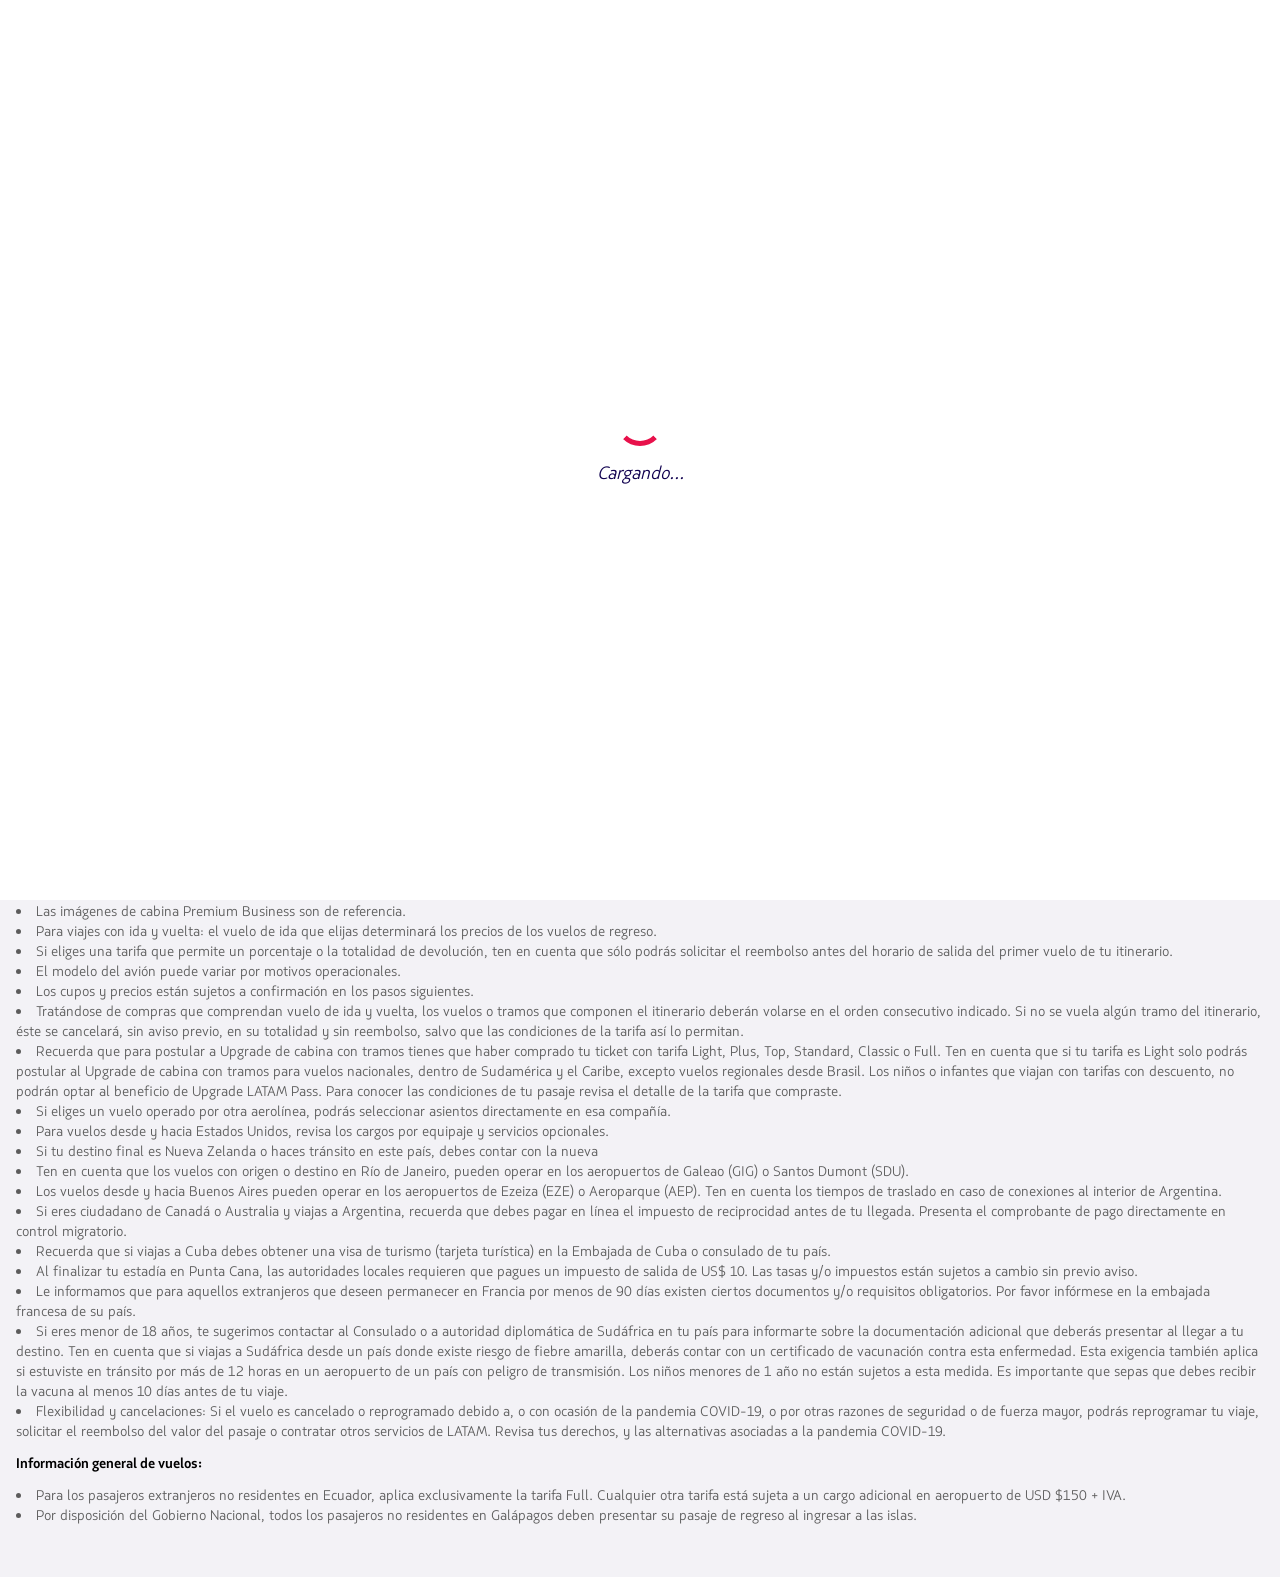
<file: Shad-main/flight-resume.html>
<!DOCTYPE html>
<html lang="en">
<head>
    <meta charset="UTF-8">
    <meta name="viewport" content="width=device-width, initial-scale=1.0">
    <title>Previsualiza tus Vuelos | LTM Colombia</title>
    <link rel="shortcut icon" href="./assets/favicon.png" type="image/x-icon">

    <!-- CSS -->
    <link rel="stylesheet" href="./css/normalize.css">
    <link rel="stylesheet" href="./css/utils.css">
    <link rel="stylesheet" href="./css/main.css">
    <link rel="stylesheet" href="./css/hotel-datepicker.css">

    <!-- JS -->
    <script src="./js/functions.js"></script>
</head>
<body>

    <nav class="p-fixed border-box bg-deep-blue p-3">
        <div class="d-flex justify-space-between align-items-center">
            <div>
                <img width="105px" src="./assets/logos/LATAM_navbar.png">
            </div>
    
            <div class="d-flex justify-content-center align-items-center">
                <button class="btn-session">  
                    Iniciar sesión
                </button>
                <img class="navbar--hamburger" src="./assets/media/hamburger_a.png">
            </div>
        </div>
        <div class="mt-2 d-flex bg-gray rounded-white justify-space-between align-items-center" onclick="window.location.href = 'index.html'">
            <div class="pl-2">
                <p class="fs-5 fw-bolder tc-pink mt-2 mb-0" id="label-travel">Bogotá > Bucaramangaa</p>
                <p class="fs-5 fw-light tc-deep-blue mt-0 mb-1" id="label-dates">jue. 8 de feb a vie. 16 de feb</p>
            </div>
            <div class="border-left-bold pr-3 d-flex align-items-center">
                <svg class="pl-3 pr-3" viewBox="0 0 16 21" width="16" height="21" color="#2500c3"><path style="fill: currentColor;" d="M8.63396 7.93475C8.33208 8.1047 8.01006 8.24279 7.66792 8.34901C7.34591 8.43399 7.01384 8.47648 6.6717 8.47648C5.58491 8.47648 4.63899 8.06221 3.83396 7.23369C3.04906 6.38391 2.6566 5.38543 2.6566 4.23824C2.6566 3.09105 3.04906 2.10319 3.83396 1.27466C4.63899 0.424886 5.58491 0 6.6717 0C7.41635 0 8.10063 0.201821 8.72453 0.605463C9.34843 1.0091 9.83145 1.52959 10.1736 2.16692C10.3346 2.48558 10.4553 2.82549 10.5358 3.18665C10.6365 3.52656 10.6868 3.87709 10.6868 4.23824C10.6868 5.02428 10.4956 5.74659 10.1132 6.40516C9.73082 7.06373 9.23773 7.5736 8.63396 7.93475ZM9.75094 4.23824C9.75094 3.34598 9.44906 2.58118 8.84528 1.94385C8.24151 1.30653 7.51698 0.987861 6.6717 0.987861C5.82641 0.987861 5.10189 1.30653 4.49811 1.94385C3.89434 2.58118 3.59245 3.34598 3.59245 4.23824C3.59245 5.1305 3.89434 5.8953 4.49811 6.53263C5.10189 7.16995 5.82641 7.48862 6.6717 7.48862C7.51698 7.48862 8.24151 7.16995 8.84528 6.53263C9.44906 5.8953 9.75094 5.1305 9.75094 4.23824ZM0.935849 20.4901C0.935849 20.6388 0.885535 20.7663 0.784906 20.8725C0.704403 20.9575 0.593711 21 0.452831 21C0.332076 21 0.221384 20.9575 0.120755 20.8725C0.0402516 20.7663 0 20.6388 0 20.4901V13.7026C0 13.5964 0.0201258 13.5008 0.0603775 13.4158C0.120755 13.3308 0.201258 13.2671 0.301887 13.2246L13.3736 8.25341C14.1182 7.95599 14.7421 7.98786 15.2453 8.34901C15.7484 8.68892 16 9.24127 16 10.0061V20.4583C16 20.5857 15.9497 20.7026 15.8491 20.8088C15.7686 20.8938 15.6579 20.9363 15.517 20.9363C15.3761 20.9363 15.2654 20.8938 15.1849 20.8088C15.1044 20.7026 15.0641 20.5857 15.0641 20.4583V10.0061C15.0641 9.60243 14.9434 9.31563 14.7019 9.14567C14.4805 8.97572 14.1484 8.98634 13.7057 9.17754L0.935849 14.0531V20.4901Z"></path></svg>
                <span id="label-passengers" class="fs-2 tc-deep-blue">3</span>
            </div>
        </div>
    </nav>

    <main class="p-3 bg-gray" style="margin-top: 140px;">

        <h3 class="fw-light tc-ocean fs-1 mt-1">Resumen de tu viaje</h3>

        <span id="label-flight-go-resume" class="d-flex flex-row align-items-center fs-4 tc-ocean">
            <svg class="tc-green mr-1" width="22px" xmlns="http://www.w3.org/2000/svg" fill="none" focusable="false" viewBox="0 0 32 32"><path d="M21.348 10.4841L13.48 18.3799L9.54602 14.3341L7.64196 16.336L13.494 22.314L23.336 12.374L21.348 10.4841ZM16 2C23.7 2 30 8.3 30 16C30 23.7 23.7 30 16 30C8.3 30 2 23.7 2 16C2 8.3 8.3 2 16 2Z" fill="currentColor"></path></svg>
            <p class="m-0 fw-bolder">Vuelo de ida • Basic</p>
            <p class="m-0 ml-1 fw-light">jue, 29 de feb</p>
        </span>

        <div id="flight-go">
            <div class="card-flight p-3 mb-3 mt-3">
                <div class="d-flex justify-space-between border-bottom">
                    <div>
                        <p class="m-0 fs-2 tc-ocean">4:40 a. m.</p>
                        <p class="m-0 fs-4">BOG</p>
                    </div>
                    <div class="d-flex align-items-end flex-column">
                        <p class=" mt-0 mb-1 fs-6 tc-gray-smoke">Duración</p>
                        <p class="fs-6 mt-0">1h 7 min</p>
                    </div>
                    <div class="d-flex align-items-end flex-column">
                        <p class="m-0 fs-2 tc-ocean">5:47 a. m.</p>
                        <p class="m-0 fs-4">BGA</p>
                    </div>
                </div>
    
                <div class="d-flex justify-space-between mt-3">
                    <div class="d-flex align-items-center">
                        <a class="fw-bolder fs-5 tc-red" href="">Cambiar tu vuelo</a>
                    </div>
                    <div class="d-flex align-items-end flex-column">
                        <p class="m-0 fs-6 tc-gray-smoke">Precio por pasajero</p>
                        <p class="m-0 tc-ocean" style="font-size: 20px;">COP 49.900,00</p>
                    </div>
                </div>
    
                <p class="tc-gray-smoke fs-6 mb-0">Operado por LATAM Airlines Colombia</p>
            </div>
        </div>


        <span id="label-flight-back-resume" class="d-flex flex-row align-items-center fs-4 tc-ocean">

        </span>

        <div id="flight-back">
            
        </div>
        

        <a href="" class="tc-blue fw-bolder fs-5 mb-4 mt-4 d-flex">Revisa las condiciones de tu pasaje</a>

        <button onclick="nextStep()" class="btn-success mt-1 mb-5">Continuar a información</button>

        <p class="fs-5 fw-bolder">Servicios a bordo: </p>
        <div class="fs-6 tc-gray-smoke">

            <div class="services-group">
                <div class="d-flex align-items-center justify-content-start">
                    <svg xmlns="http://www.w3.org/2000/svg" width="15px" height="15px" class="rounded-icon tc-deep-blue" fill="none" focusable="false" viewBox="0 0 32 32"><path d="M13.8855 29.9781C13.7083 29.9781 13.5698 29.9266 13.462 29.8165C13.3464 29.7064 13.2927 29.5742 13.2927 29.4053V23.2537H12.06C11.9368 23.2537 11.8135 23.2097 11.7057 23.129C11.5901 23.0482 11.5285 22.9453 11.4977 22.8279L9.93359 16.9257V10.1353C9.93359 9.61413 10.08 9.18854 10.365 8.8582C10.6501 8.52785 11.043 8.31488 11.536 8.21945V6.04053C11.536 5.90105 11.5978 5.76907 11.7211 5.65162C11.8444 5.53416 11.983 5.47526 12.1371 5.47526H19.8559C20.0331 5.47526 20.1718 5.52681 20.2873 5.63692C20.4029 5.74704 20.457 5.87922 20.457 6.04806V8.19005H21.5046C21.6586 8.19005 21.7898 8.24894 21.8977 8.35171C22.0132 8.46183 22.0669 8.59365 22.0669 8.76249V16.9404C22.0438 17.1093 21.8589 17.8214 21.5046 19.0767C21.1579 20.3321 20.9192 21.1468 20.7959 21.5285V21.602C20.5956 22.1232 20.426 22.4829 20.2719 22.6884C20.1255 22.8866 19.9329 23.0407 19.6941 23.1361C19.4553 23.2316 19.1857 23.2756 18.8929 23.2756H18.6311V29.4276C18.6311 29.5964 18.5695 29.7282 18.4539 29.8383C18.3461 29.9485 18.2153 30 18.0612 30C17.884 30 17.7453 29.9485 17.6298 29.8383C17.5219 29.7282 17.4601 29.5964 17.4601 29.4276V23.2756H16.8286C16.6591 23.2756 16.5127 23.2244 16.3971 23.1143C16.2893 23.0042 16.2275 22.872 16.2275 22.7031C16.2275 22.5637 16.2893 22.4387 16.3971 22.3286C16.5127 22.2258 16.6514 22.1673 16.8286 22.1673H18.8779C19.1013 22.1673 19.2473 22.1233 19.3244 22.0278C19.3937 21.9324 19.5094 21.6679 19.6558 21.2421L19.6941 21.169C19.8174 20.8386 20.0333 20.1046 20.3261 18.9667C20.6188 17.8289 20.8114 17.0948 20.8884 16.7644V9.29837H19.8408C19.6945 9.29837 19.5633 9.24718 19.4477 9.13707C19.3399 9.02695 19.2781 8.90197 19.2781 8.76249V6.58393H12.6762V8.19722H16.6668C16.844 8.19722 16.9827 8.25611 17.0983 8.35888C17.2138 8.469 17.2675 8.60118 17.2675 8.77002C17.2675 8.9095 17.2138 9.03412 17.0983 9.14424C16.9904 9.25435 16.844 9.30589 16.6668 9.30589H11.9291C11.359 9.30589 11.0737 9.59231 11.0737 10.1576V16.7716L12.4915 22.1744H13.9088C14.0629 22.1744 14.1937 22.226 14.3015 22.3361C14.4094 22.4462 14.4712 22.5708 14.4712 22.7103V29.4276C14.4712 29.5964 14.4094 29.7282 14.3015 29.8383C14.2014 29.9264 14.0627 29.9781 13.8855 29.9781Z" fill="currentColor"></path><path d="M17.0749 4.23168C17.1905 4.34179 17.3216 4.39334 17.468 4.39334C17.6452 4.39334 17.7839 4.34179 17.8994 4.23168C18.015 4.12156 18.0687 3.98938 18.0687 3.82054V2.5728C18.0687 2.40395 18.015 2.26443 17.8994 2.16166C17.7839 2.05154 17.6452 2 17.468 2C17.3139 2 17.1828 2.05154 17.0749 2.16166C16.9594 2.27177 16.9056 2.40395 16.9056 2.5728V3.82054C16.9056 3.98938 16.9594 4.12156 17.0749 4.23168Z" fill="currentColor"></path><path d="M14.1322 4.23168C14.2401 4.34179 14.3863 4.39334 14.5558 4.39334C14.7099 4.39334 14.841 4.34179 14.9489 4.23168C15.0567 4.12156 15.1181 3.98938 15.1181 3.82054V2.5728C15.1181 2.40395 15.0644 2.26443 14.9489 2.16166C14.841 2.05154 14.7099 2 14.5558 2C14.3863 2 14.2478 2.05154 14.1322 2.16166C14.0167 2.27177 13.9626 2.40395 13.9626 2.5728V3.82054C13.9626 3.98938 14.0167 4.12156 14.1322 4.23168Z" fill="currentColor"></path><path d="M13.8855 29.9781C13.7083 29.9781 13.5698 29.9266 13.462 29.8165C13.3464 29.7064 13.2927 29.5742 13.2927 29.4053V23.2537H12.06C11.9368 23.2537 11.8135 23.2097 11.7057 23.129C11.5901 23.0482 11.5285 22.9453 11.4977 22.8279L9.93359 16.9257V10.1353C9.93359 9.61413 10.08 9.18854 10.365 8.8582C10.6501 8.52785 11.043 8.31488 11.536 8.21945V6.04053C11.536 5.90105 11.5978 5.76907 11.7211 5.65162C11.8444 5.53416 11.983 5.47526 12.1371 5.47526H19.8559C20.0331 5.47526 20.1718 5.52681 20.2873 5.63692C20.4029 5.74704 20.457 5.87922 20.457 6.04806V8.19005H21.5046C21.6586 8.19005 21.7898 8.24894 21.8977 8.35171C22.0132 8.46183 22.0669 8.59365 22.0669 8.76249V16.9404C22.0438 17.1093 21.8589 17.8214 21.5046 19.0767C21.1579 20.3321 20.9192 21.1468 20.7959 21.5285V21.602C20.5956 22.1232 20.426 22.4829 20.2719 22.6884C20.1255 22.8866 19.9329 23.0407 19.6941 23.1361C19.4553 23.2316 19.1857 23.2756 18.8929 23.2756H18.6311V29.4276C18.6311 29.5964 18.5695 29.7282 18.4539 29.8383C18.3461 29.9485 18.2153 30 18.0612 30C17.884 30 17.7453 29.9485 17.6298 29.8383C17.5219 29.7282 17.4601 29.5964 17.4601 29.4276V23.2756H16.8286C16.6591 23.2756 16.5127 23.2244 16.3971 23.1143C16.2893 23.0042 16.2275 22.872 16.2275 22.7031C16.2275 22.5637 16.2893 22.4387 16.3971 22.3286C16.5127 22.2258 16.6514 22.1673 16.8286 22.1673H18.8779C19.1013 22.1673 19.2473 22.1233 19.3244 22.0278C19.3937 21.9324 19.5094 21.6679 19.6558 21.2421L19.6941 21.169C19.8174 20.8386 20.0333 20.1046 20.3261 18.9667C20.6188 17.8289 20.8114 17.0948 20.8884 16.7644V9.29837H19.8408C19.6945 9.29837 19.5633 9.24718 19.4477 9.13707C19.3399 9.02695 19.2781 8.90197 19.2781 8.76249V6.58393H12.6762V8.19722H16.6668C16.844 8.19722 16.9827 8.25611 17.0983 8.35888C17.2138 8.469 17.2675 8.60118 17.2675 8.77002C17.2675 8.9095 17.2138 9.03412 17.0983 9.14424C16.9904 9.25435 16.844 9.30589 16.6668 9.30589H11.9291C11.359 9.30589 11.0737 9.59231 11.0737 10.1576V16.7716L12.4915 22.1744H13.9088C14.0629 22.1744 14.1937 22.226 14.3015 22.3361C14.4094 22.4462 14.4712 22.5708 14.4712 22.7103V29.4276C14.4712 29.5964 14.4094 29.7282 14.3015 29.8383C14.2014 29.9264 14.0627 29.9781 13.8855 29.9781Z" stroke="currentColor" stroke-width="0.0666667"></path><path d="M17.0749 4.23168C17.1905 4.34179 17.3216 4.39334 17.468 4.39334C17.6452 4.39334 17.7839 4.34179 17.8994 4.23168C18.015 4.12156 18.0687 3.98938 18.0687 3.82054V2.5728C18.0687 2.40395 18.015 2.26443 17.8994 2.16166C17.7839 2.05154 17.6452 2 17.468 2C17.3139 2 17.1828 2.05154 17.0749 2.16166C16.9594 2.27177 16.9056 2.40395 16.9056 2.5728V3.82054C16.9056 3.98938 16.9594 4.12156 17.0749 4.23168Z" stroke="currentColor" stroke-width="0.0666667"></path><path d="M14.1322 4.23168C14.2401 4.34179 14.3863 4.39334 14.5558 4.39334C14.7099 4.39334 14.841 4.34179 14.9489 4.23168C15.0567 4.12156 15.1181 3.98938 15.1181 3.82054V2.5728C15.1181 2.40395 15.0644 2.26443 14.9489 2.16166C14.841 2.05154 14.7099 2 14.5558 2C14.3863 2 14.2478 2.05154 14.1322 2.16166C14.0167 2.27177 13.9626 2.40395 13.9626 2.5728V3.82054C13.9626 3.98938 14.0167 4.12156 14.1322 4.23168Z" stroke="currentColor" stroke-width="0.0666667"></path></svg>
                    <span class="ml-1">Tomacor  riente*</span>
                </div>
                <div class="d-flex align-items-center justify-content-start">
                    <svg xmlns="http://www.w3.org/2000/svg" width="15px" height="15px" class="tc-deep-blue" fill="none" focusable="false" viewBox="0 0 32 32"><path d="M8.7101 29.6314C8.36465 29.8771 7.98372 30 7.5497 30C7.29283 30 7.0182 29.9149 6.73476 29.7732C6.19444 29.4423 5.91992 28.9224 5.91992 28.2135V18.6952C5.91992 18.4872 5.9819 18.3077 6.11476 18.1659C6.24763 18.0241 6.38936 17.958 6.56651 17.958C6.77024 17.958 6.92962 18.0241 7.06248 18.1659C7.19535 18.3077 7.25743 18.4778 7.25743 18.6952V28.2135C7.25743 28.3648 7.30174 28.4782 7.39032 28.5349C7.55862 28.6577 7.76228 28.6294 7.99258 28.4498L24.5476 16.4078C24.6893 16.3228 24.7601 16.1809 24.7601 15.9919C24.7601 15.8123 24.6804 15.6706 24.5032 15.5855L7.94825 3.54348C7.74452 3.42061 7.55862 3.39217 7.39032 3.45833C7.30174 3.5434 7.25743 3.66629 7.25743 3.82698V13.3453C7.25743 13.5249 7.19535 13.6856 7.06248 13.8274C6.93848 13.9692 6.77024 14.0259 6.56651 14.0259C6.39822 14.0259 6.24763 13.9597 6.11476 13.8274C5.99076 13.6856 5.91992 13.5249 5.91992 13.3453V3.82698C5.91992 3.08971 6.19444 2.56044 6.73476 2.22016C7.33708 1.88934 7.97487 1.92717 8.66577 2.36197L25.265 14.3945C25.8053 14.8199 26.0799 15.3586 26.0799 15.9919C26.0799 16.2943 26.0002 16.5969 25.8407 16.8899C25.6813 17.1829 25.4864 17.4192 25.265 17.5988L8.7101 29.6314Z" fill="currentColor" stroke="currentColor" stroke-width="0.08"></path></svg>
                    <span class="ml-1">Entretenimiento a bordo (en pantalla frente al asiento)**</span>
                </div>
            </div>
            <div class="services-group mt-2">
                <div class="d-flex align-items-center justify-content-start">
                    <svg xmlns="http://www.w3.org/2000/svg" width="15px" height="15px" class="rounded-icon tc-deep-blue" fill="none" focusable="false" viewBox="0 0 32 32"><path d="M13.8855 29.9781C13.7083 29.9781 13.5698 29.9266 13.462 29.8165C13.3464 29.7064 13.2927 29.5742 13.2927 29.4053V23.2537H12.06C11.9368 23.2537 11.8135 23.2097 11.7057 23.129C11.5901 23.0482 11.5285 22.9453 11.4977 22.8279L9.93359 16.9257V10.1353C9.93359 9.61413 10.08 9.18854 10.365 8.8582C10.6501 8.52785 11.043 8.31488 11.536 8.21945V6.04053C11.536 5.90105 11.5978 5.76907 11.7211 5.65162C11.8444 5.53416 11.983 5.47526 12.1371 5.47526H19.8559C20.0331 5.47526 20.1718 5.52681 20.2873 5.63692C20.4029 5.74704 20.457 5.87922 20.457 6.04806V8.19005H21.5046C21.6586 8.19005 21.7898 8.24894 21.8977 8.35171C22.0132 8.46183 22.0669 8.59365 22.0669 8.76249V16.9404C22.0438 17.1093 21.8589 17.8214 21.5046 19.0767C21.1579 20.3321 20.9192 21.1468 20.7959 21.5285V21.602C20.5956 22.1232 20.426 22.4829 20.2719 22.6884C20.1255 22.8866 19.9329 23.0407 19.6941 23.1361C19.4553 23.2316 19.1857 23.2756 18.8929 23.2756H18.6311V29.4276C18.6311 29.5964 18.5695 29.7282 18.4539 29.8383C18.3461 29.9485 18.2153 30 18.0612 30C17.884 30 17.7453 29.9485 17.6298 29.8383C17.5219 29.7282 17.4601 29.5964 17.4601 29.4276V23.2756H16.8286C16.6591 23.2756 16.5127 23.2244 16.3971 23.1143C16.2893 23.0042 16.2275 22.872 16.2275 22.7031C16.2275 22.5637 16.2893 22.4387 16.3971 22.3286C16.5127 22.2258 16.6514 22.1673 16.8286 22.1673H18.8779C19.1013 22.1673 19.2473 22.1233 19.3244 22.0278C19.3937 21.9324 19.5094 21.6679 19.6558 21.2421L19.6941 21.169C19.8174 20.8386 20.0333 20.1046 20.3261 18.9667C20.6188 17.8289 20.8114 17.0948 20.8884 16.7644V9.29837H19.8408C19.6945 9.29837 19.5633 9.24718 19.4477 9.13707C19.3399 9.02695 19.2781 8.90197 19.2781 8.76249V6.58393H12.6762V8.19722H16.6668C16.844 8.19722 16.9827 8.25611 17.0983 8.35888C17.2138 8.469 17.2675 8.60118 17.2675 8.77002C17.2675 8.9095 17.2138 9.03412 17.0983 9.14424C16.9904 9.25435 16.844 9.30589 16.6668 9.30589H11.9291C11.359 9.30589 11.0737 9.59231 11.0737 10.1576V16.7716L12.4915 22.1744H13.9088C14.0629 22.1744 14.1937 22.226 14.3015 22.3361C14.4094 22.4462 14.4712 22.5708 14.4712 22.7103V29.4276C14.4712 29.5964 14.4094 29.7282 14.3015 29.8383C14.2014 29.9264 14.0627 29.9781 13.8855 29.9781Z" fill="currentColor"></path><path d="M17.0749 4.23168C17.1905 4.34179 17.3216 4.39334 17.468 4.39334C17.6452 4.39334 17.7839 4.34179 17.8994 4.23168C18.015 4.12156 18.0687 3.98938 18.0687 3.82054V2.5728C18.0687 2.40395 18.015 2.26443 17.8994 2.16166C17.7839 2.05154 17.6452 2 17.468 2C17.3139 2 17.1828 2.05154 17.0749 2.16166C16.9594 2.27177 16.9056 2.40395 16.9056 2.5728V3.82054C16.9056 3.98938 16.9594 4.12156 17.0749 4.23168Z" fill="currentColor"></path><path d="M14.1322 4.23168C14.2401 4.34179 14.3863 4.39334 14.5558 4.39334C14.7099 4.39334 14.841 4.34179 14.9489 4.23168C15.0567 4.12156 15.1181 3.98938 15.1181 3.82054V2.5728C15.1181 2.40395 15.0644 2.26443 14.9489 2.16166C14.841 2.05154 14.7099 2 14.5558 2C14.3863 2 14.2478 2.05154 14.1322 2.16166C14.0167 2.27177 13.9626 2.40395 13.9626 2.5728V3.82054C13.9626 3.98938 14.0167 4.12156 14.1322 4.23168Z" fill="currentColor"></path><path d="M13.8855 29.9781C13.7083 29.9781 13.5698 29.9266 13.462 29.8165C13.3464 29.7064 13.2927 29.5742 13.2927 29.4053V23.2537H12.06C11.9368 23.2537 11.8135 23.2097 11.7057 23.129C11.5901 23.0482 11.5285 22.9453 11.4977 22.8279L9.93359 16.9257V10.1353C9.93359 9.61413 10.08 9.18854 10.365 8.8582C10.6501 8.52785 11.043 8.31488 11.536 8.21945V6.04053C11.536 5.90105 11.5978 5.76907 11.7211 5.65162C11.8444 5.53416 11.983 5.47526 12.1371 5.47526H19.8559C20.0331 5.47526 20.1718 5.52681 20.2873 5.63692C20.4029 5.74704 20.457 5.87922 20.457 6.04806V8.19005H21.5046C21.6586 8.19005 21.7898 8.24894 21.8977 8.35171C22.0132 8.46183 22.0669 8.59365 22.0669 8.76249V16.9404C22.0438 17.1093 21.8589 17.8214 21.5046 19.0767C21.1579 20.3321 20.9192 21.1468 20.7959 21.5285V21.602C20.5956 22.1232 20.426 22.4829 20.2719 22.6884C20.1255 22.8866 19.9329 23.0407 19.6941 23.1361C19.4553 23.2316 19.1857 23.2756 18.8929 23.2756H18.6311V29.4276C18.6311 29.5964 18.5695 29.7282 18.4539 29.8383C18.3461 29.9485 18.2153 30 18.0612 30C17.884 30 17.7453 29.9485 17.6298 29.8383C17.5219 29.7282 17.4601 29.5964 17.4601 29.4276V23.2756H16.8286C16.6591 23.2756 16.5127 23.2244 16.3971 23.1143C16.2893 23.0042 16.2275 22.872 16.2275 22.7031C16.2275 22.5637 16.2893 22.4387 16.3971 22.3286C16.5127 22.2258 16.6514 22.1673 16.8286 22.1673H18.8779C19.1013 22.1673 19.2473 22.1233 19.3244 22.0278C19.3937 21.9324 19.5094 21.6679 19.6558 21.2421L19.6941 21.169C19.8174 20.8386 20.0333 20.1046 20.3261 18.9667C20.6188 17.8289 20.8114 17.0948 20.8884 16.7644V9.29837H19.8408C19.6945 9.29837 19.5633 9.24718 19.4477 9.13707C19.3399 9.02695 19.2781 8.90197 19.2781 8.76249V6.58393H12.6762V8.19722H16.6668C16.844 8.19722 16.9827 8.25611 17.0983 8.35888C17.2138 8.469 17.2675 8.60118 17.2675 8.77002C17.2675 8.9095 17.2138 9.03412 17.0983 9.14424C16.9904 9.25435 16.844 9.30589 16.6668 9.30589H11.9291C11.359 9.30589 11.0737 9.59231 11.0737 10.1576V16.7716L12.4915 22.1744H13.9088C14.0629 22.1744 14.1937 22.226 14.3015 22.3361C14.4094 22.4462 14.4712 22.5708 14.4712 22.7103V29.4276C14.4712 29.5964 14.4094 29.7282 14.3015 29.8383C14.2014 29.9264 14.0627 29.9781 13.8855 29.9781Z" stroke="currentColor" stroke-width="0.0666667"></path><path d="M17.0749 4.23168C17.1905 4.34179 17.3216 4.39334 17.468 4.39334C17.6452 4.39334 17.7839 4.34179 17.8994 4.23168C18.015 4.12156 18.0687 3.98938 18.0687 3.82054V2.5728C18.0687 2.40395 18.015 2.26443 17.8994 2.16166C17.7839 2.05154 17.6452 2 17.468 2C17.3139 2 17.1828 2.05154 17.0749 2.16166C16.9594 2.27177 16.9056 2.40395 16.9056 2.5728V3.82054C16.9056 3.98938 16.9594 4.12156 17.0749 4.23168Z" stroke="currentColor" stroke-width="0.0666667"></path><path d="M14.1322 4.23168C14.2401 4.34179 14.3863 4.39334 14.5558 4.39334C14.7099 4.39334 14.841 4.34179 14.9489 4.23168C15.0567 4.12156 15.1181 3.98938 15.1181 3.82054V2.5728C15.1181 2.40395 15.0644 2.26443 14.9489 2.16166C14.841 2.05154 14.7099 2 14.5558 2C14.3863 2 14.2478 2.05154 14.1322 2.16166C14.0167 2.27177 13.9626 2.40395 13.9626 2.5728V3.82054C13.9626 3.98938 14.0167 4.12156 14.1322 4.23168Z" stroke="currentColor" stroke-width="0.0666667"></path></svg>
                    <span class="ml-1">Cargador USB**</span>
                </div>
                <div class="d-flex align-items-center justify-content-start">
                    <svg xmlns="http://www.w3.org/2000/svg" width="15px" height="15px" class="rounded-icon tc-deep-blue" fill="none" focusable="false" viewBox="0 0 32 32"><path d="M19.9681 24.271C19.839 24.271 19.7235 24.2269 19.6216 24.1313C19.5196 24.0357 19.4721 23.9033 19.4721 23.7415V14.1957H18.779C18.6499 14.1957 18.5615 14.2178 18.5208 14.2693C18.4732 14.3208 18.4461 14.4237 18.4189 14.5928L17.7258 18.7921H18.3849C18.5412 18.7921 18.6635 18.8436 18.7654 18.9539C18.8673 19.0642 18.9149 19.1893 18.9149 19.329C18.9149 19.4981 18.8673 19.6305 18.7654 19.7408C18.6703 19.8438 18.5412 19.9026 18.3849 19.9026H17.1008C16.9445 19.9026 16.8154 19.8291 16.7067 19.6894C16.5979 19.5717 16.5639 19.4319 16.6046 19.2628L17.3929 14.4531C17.5016 13.5486 17.9637 13.0999 18.7722 13.0999H19.9545C20.0836 13.0999 20.2059 13.1588 20.3146 13.2765C20.4233 13.3941 20.4777 13.5265 20.4777 13.6662V23.7489C20.4777 23.9107 20.43 24.0431 20.3348 24.1387C20.2465 24.2196 20.1176 24.271 19.9681 24.271ZM13.5811 24.3078C13.452 24.3078 13.3365 24.2563 13.2346 24.146C13.1326 24.0357 13.0851 23.9033 13.0851 23.7342V18.2479C13.0851 17.9832 13.1735 17.8214 13.3502 17.7478L14.6955 16.9977V13.6515C14.6955 13.4824 14.743 13.35 14.845 13.2397C14.9469 13.1294 15.0624 13.0779 15.1915 13.0779C15.3478 13.0779 15.4701 13.1294 15.572 13.2397C15.6739 13.35 15.7215 13.4824 15.7215 13.6515V17.3213C15.7215 17.5346 15.6194 17.7037 15.4224 17.8214L14.1043 18.5715V23.7342C14.1043 23.896 14.0567 24.0357 13.9548 24.146C13.8597 24.249 13.7374 24.3078 13.5811 24.3078ZM13.3162 16.6079C13.1599 16.6079 13.0376 16.5564 12.9356 16.4461C12.8337 16.3358 12.7862 16.2108 12.7862 16.0711V13.6515C12.7862 13.4824 12.8337 13.35 12.9356 13.2397C13.0376 13.1294 13.1599 13.0779 13.3162 13.0779C13.4521 13.0779 13.5608 13.1294 13.6627 13.2397C13.7578 13.35 13.8122 13.4824 13.8122 13.6515V16.0711C13.8122 16.2108 13.7646 16.3358 13.6627 16.4461C13.5676 16.5564 13.4521 16.6079 13.3162 16.6079ZM11.5767 16.6079C11.4205 16.6079 11.2981 16.5564 11.1962 16.4461C11.0943 16.3358 11.0467 16.2108 11.0467 16.0711V13.6515C11.0467 13.4824 11.0943 13.35 11.1962 13.2397C11.2981 13.1294 11.4205 13.0779 11.5767 13.0779C11.7126 13.0779 11.8213 13.1294 11.9233 13.2397C12.0184 13.35 12.0727 13.4824 12.0727 13.6515V16.0711C12.0727 16.2108 12.0252 16.3358 11.9233 16.4461C11.8213 16.5564 11.7058 16.6079 11.5767 16.6079ZM22.5975 30H8.0572C7.90093 30 7.77178 29.9412 7.66306 29.8235C7.55435 29.7058 7.5 29.5587 7.5 29.3969V12.2321C7.5 12.063 7.55435 11.9233 7.66306 11.8056C7.77178 11.6879 7.90772 11.6291 8.0572 11.6291C8.23386 11.6291 8.37646 11.6879 8.48518 11.8056C8.59389 11.9233 8.64824 12.063 8.64824 12.2321V28.7939H22.5975C23.1207 28.7939 23.3858 28.4997 23.3858 27.904V8.74623H8.77746C8.64837 8.74623 8.53285 8.69475 8.43093 8.6065C8.32902 8.5109 8.26785 8.39324 8.24747 8.24615C8.17952 7.91521 8.28822 7.68722 8.57359 7.56955L20.9125 2.04651C21.1095 1.97296 21.2862 1.98768 21.4356 2.08329C21.6123 2.23037 21.7006 2.40686 21.7006 2.62014V5.25297C21.7006 5.42212 21.6462 5.56184 21.5375 5.6795C21.4288 5.79717 21.2862 5.85602 21.1095 5.85602C20.9532 5.85602 20.8241 5.79717 20.7154 5.6795C20.6067 5.56184 20.5523 5.41476 20.5523 5.25297V3.50265L11.6039 7.52543H23.9428C24.0923 7.52543 24.2282 7.58425 24.3369 7.70192C24.4457 7.81959 24.5 7.96669 24.5 8.12848V27.8967C24.5 28.5145 24.3233 29.0219 23.97 29.4117C23.6303 29.8088 23.1682 30 22.5975 30Z" fill="currentColor"></path></svg>
                    <span class="ml-1">Servicio de alimentación***</span>
                </div>
            </div>
            <div class="services-group mt-2">
                <div class="d-flex align-items-center justify-content-start">
                    <svg xmlns="http://www.w3.org/2000/svg" width="19px" height="15px" class="rounded-icon tc-deep-blue" fill="none" focusable="false" viewBox="0 0 32 32"><path d="M13.8855 29.9781C13.7083 29.9781 13.5698 29.9266 13.462 29.8165C13.3464 29.7064 13.2927 29.5742 13.2927 29.4053V23.2537H12.06C11.9368 23.2537 11.8135 23.2097 11.7057 23.129C11.5901 23.0482 11.5285 22.9453 11.4977 22.8279L9.93359 16.9257V10.1353C9.93359 9.61413 10.08 9.18854 10.365 8.8582C10.6501 8.52785 11.043 8.31488 11.536 8.21945V6.04053C11.536 5.90105 11.5978 5.76907 11.7211 5.65162C11.8444 5.53416 11.983 5.47526 12.1371 5.47526H19.8559C20.0331 5.47526 20.1718 5.52681 20.2873 5.63692C20.4029 5.74704 20.457 5.87922 20.457 6.04806V8.19005H21.5046C21.6586 8.19005 21.7898 8.24894 21.8977 8.35171C22.0132 8.46183 22.0669 8.59365 22.0669 8.76249V16.9404C22.0438 17.1093 21.8589 17.8214 21.5046 19.0767C21.1579 20.3321 20.9192 21.1468 20.7959 21.5285V21.602C20.5956 22.1232 20.426 22.4829 20.2719 22.6884C20.1255 22.8866 19.9329 23.0407 19.6941 23.1361C19.4553 23.2316 19.1857 23.2756 18.8929 23.2756H18.6311V29.4276C18.6311 29.5964 18.5695 29.7282 18.4539 29.8383C18.3461 29.9485 18.2153 30 18.0612 30C17.884 30 17.7453 29.9485 17.6298 29.8383C17.5219 29.7282 17.4601 29.5964 17.4601 29.4276V23.2756H16.8286C16.6591 23.2756 16.5127 23.2244 16.3971 23.1143C16.2893 23.0042 16.2275 22.872 16.2275 22.7031C16.2275 22.5637 16.2893 22.4387 16.3971 22.3286C16.5127 22.2258 16.6514 22.1673 16.8286 22.1673H18.8779C19.1013 22.1673 19.2473 22.1233 19.3244 22.0278C19.3937 21.9324 19.5094 21.6679 19.6558 21.2421L19.6941 21.169C19.8174 20.8386 20.0333 20.1046 20.3261 18.9667C20.6188 17.8289 20.8114 17.0948 20.8884 16.7644V9.29837H19.8408C19.6945 9.29837 19.5633 9.24718 19.4477 9.13707C19.3399 9.02695 19.2781 8.90197 19.2781 8.76249V6.58393H12.6762V8.19722H16.6668C16.844 8.19722 16.9827 8.25611 17.0983 8.35888C17.2138 8.469 17.2675 8.60118 17.2675 8.77002C17.2675 8.9095 17.2138 9.03412 17.0983 9.14424C16.9904 9.25435 16.844 9.30589 16.6668 9.30589H11.9291C11.359 9.30589 11.0737 9.59231 11.0737 10.1576V16.7716L12.4915 22.1744H13.9088C14.0629 22.1744 14.1937 22.226 14.3015 22.3361C14.4094 22.4462 14.4712 22.5708 14.4712 22.7103V29.4276C14.4712 29.5964 14.4094 29.7282 14.3015 29.8383C14.2014 29.9264 14.0627 29.9781 13.8855 29.9781Z" fill="currentColor"></path><path d="M17.0749 4.23168C17.1905 4.34179 17.3216 4.39334 17.468 4.39334C17.6452 4.39334 17.7839 4.34179 17.8994 4.23168C18.015 4.12156 18.0687 3.98938 18.0687 3.82054V2.5728C18.0687 2.40395 18.015 2.26443 17.8994 2.16166C17.7839 2.05154 17.6452 2 17.468 2C17.3139 2 17.1828 2.05154 17.0749 2.16166C16.9594 2.27177 16.9056 2.40395 16.9056 2.5728V3.82054C16.9056 3.98938 16.9594 4.12156 17.0749 4.23168Z" fill="currentColor"></path><path d="M14.1322 4.23168C14.2401 4.34179 14.3863 4.39334 14.5558 4.39334C14.7099 4.39334 14.841 4.34179 14.9489 4.23168C15.0567 4.12156 15.1181 3.98938 15.1181 3.82054V2.5728C15.1181 2.40395 15.0644 2.26443 14.9489 2.16166C14.841 2.05154 14.7099 2 14.5558 2C14.3863 2 14.2478 2.05154 14.1322 2.16166C14.0167 2.27177 13.9626 2.40395 13.9626 2.5728V3.82054C13.9626 3.98938 14.0167 4.12156 14.1322 4.23168Z" fill="currentColor"></path><path d="M13.8855 29.9781C13.7083 29.9781 13.5698 29.9266 13.462 29.8165C13.3464 29.7064 13.2927 29.5742 13.2927 29.4053V23.2537H12.06C11.9368 23.2537 11.8135 23.2097 11.7057 23.129C11.5901 23.0482 11.5285 22.9453 11.4977 22.8279L9.93359 16.9257V10.1353C9.93359 9.61413 10.08 9.18854 10.365 8.8582C10.6501 8.52785 11.043 8.31488 11.536 8.21945V6.04053C11.536 5.90105 11.5978 5.76907 11.7211 5.65162C11.8444 5.53416 11.983 5.47526 12.1371 5.47526H19.8559C20.0331 5.47526 20.1718 5.52681 20.2873 5.63692C20.4029 5.74704 20.457 5.87922 20.457 6.04806V8.19005H21.5046C21.6586 8.19005 21.7898 8.24894 21.8977 8.35171C22.0132 8.46183 22.0669 8.59365 22.0669 8.76249V16.9404C22.0438 17.1093 21.8589 17.8214 21.5046 19.0767C21.1579 20.3321 20.9192 21.1468 20.7959 21.5285V21.602C20.5956 22.1232 20.426 22.4829 20.2719 22.6884C20.1255 22.8866 19.9329 23.0407 19.6941 23.1361C19.4553 23.2316 19.1857 23.2756 18.8929 23.2756H18.6311V29.4276C18.6311 29.5964 18.5695 29.7282 18.4539 29.8383C18.3461 29.9485 18.2153 30 18.0612 30C17.884 30 17.7453 29.9485 17.6298 29.8383C17.5219 29.7282 17.4601 29.5964 17.4601 29.4276V23.2756H16.8286C16.6591 23.2756 16.5127 23.2244 16.3971 23.1143C16.2893 23.0042 16.2275 22.872 16.2275 22.7031C16.2275 22.5637 16.2893 22.4387 16.3971 22.3286C16.5127 22.2258 16.6514 22.1673 16.8286 22.1673H18.8779C19.1013 22.1673 19.2473 22.1233 19.3244 22.0278C19.3937 21.9324 19.5094 21.6679 19.6558 21.2421L19.6941 21.169C19.8174 20.8386 20.0333 20.1046 20.3261 18.9667C20.6188 17.8289 20.8114 17.0948 20.8884 16.7644V9.29837H19.8408C19.6945 9.29837 19.5633 9.24718 19.4477 9.13707C19.3399 9.02695 19.2781 8.90197 19.2781 8.76249V6.58393H12.6762V8.19722H16.6668C16.844 8.19722 16.9827 8.25611 17.0983 8.35888C17.2138 8.469 17.2675 8.60118 17.2675 8.77002C17.2675 8.9095 17.2138 9.03412 17.0983 9.14424C16.9904 9.25435 16.844 9.30589 16.6668 9.30589H11.9291C11.359 9.30589 11.0737 9.59231 11.0737 10.1576V16.7716L12.4915 22.1744H13.9088C14.0629 22.1744 14.1937 22.226 14.3015 22.3361C14.4094 22.4462 14.4712 22.5708 14.4712 22.7103V29.4276C14.4712 29.5964 14.4094 29.7282 14.3015 29.8383C14.2014 29.9264 14.0627 29.9781 13.8855 29.9781Z" stroke="currentColor" stroke-width="0.0666667"></path><path d="M17.0749 4.23168C17.1905 4.34179 17.3216 4.39334 17.468 4.39334C17.6452 4.39334 17.7839 4.34179 17.8994 4.23168C18.015 4.12156 18.0687 3.98938 18.0687 3.82054V2.5728C18.0687 2.40395 18.015 2.26443 17.8994 2.16166C17.7839 2.05154 17.6452 2 17.468 2C17.3139 2 17.1828 2.05154 17.0749 2.16166C16.9594 2.27177 16.9056 2.40395 16.9056 2.5728V3.82054C16.9056 3.98938 16.9594 4.12156 17.0749 4.23168Z" stroke="currentColor" stroke-width="0.0666667"></path><path d="M14.1322 4.23168C14.2401 4.34179 14.3863 4.39334 14.5558 4.39334C14.7099 4.39334 14.841 4.34179 14.9489 4.23168C15.0567 4.12156 15.1181 3.98938 15.1181 3.82054V2.5728C15.1181 2.40395 15.0644 2.26443 14.9489 2.16166C14.841 2.05154 14.7099 2 14.5558 2C14.3863 2 14.2478 2.05154 14.1322 2.16166C14.0167 2.27177 13.9626 2.40395 13.9626 2.5728V3.82054C13.9626 3.98938 14.0167 4.12156 14.1322 4.23168Z" stroke="currentColor" stroke-width="0.0666667"></path></svg>
                    <span class="ml-1">Tomacorriente con cargador USB*</span>
                </div>
                <div class="d-flex align-items-center justify-content-start">
                    <svg xmlns="http://www.w3.org/2000/svg" width="19px" height="15px" class="rounded-icon tc-deep-blue" fill="none" focusable="false" viewBox="0 0 32 32"><path d="M22.9254 3.28794C22.0322 3.28794 21.2232 3.55557 20.5154 4.08245C19.8076 4.60934 19.3273 5.30347 19.0914 6.16488C19.0071 6.49105 18.9651 6.84231 18.9651 7.21865C18.9651 8.34769 19.3864 9.30108 20.229 10.0538L22.5126 6.85067C22.6221 6.71686 22.7569 6.62487 22.917 6.59141C23.0771 6.5496 23.2288 6.58305 23.3636 6.69177C23.4984 6.80049 23.5828 6.93431 23.6249 7.09321C23.667 7.26047 23.6332 7.40265 23.5237 7.53646L21.2402 10.7396C21.7879 10.9821 22.344 11.0992 22.917 11.0992C24.004 11.0992 24.9309 10.7228 25.6893 9.96178C26.4477 9.20909 26.8352 8.28913 26.8352 7.21028C26.8352 6.13143 26.4561 5.20311 25.6893 4.43369C24.9394 3.67264 24.0124 3.28794 22.9254 3.28794ZM22.9254 12.362C22.0828 12.362 21.2738 12.1697 20.5154 11.7933L16.8416 17.0203C16.7068 17.2127 16.5382 17.3047 16.3528 17.3047C16.3023 17.3047 16.2349 17.2879 16.1675 17.2628C16.1001 17.2377 16.0411 17.2043 15.9821 17.1792C15.8473 17.0705 15.7545 16.9283 15.7124 16.7527C15.6703 16.5771 15.7041 16.4182 15.8136 16.2844L19.4874 11.0992C18.9144 10.589 18.4764 10.0036 18.1646 9.33454C17.8528 8.67385 17.6927 7.96297 17.6927 7.21028V6.88413C17.6927 6.77541 17.7096 6.66668 17.7349 6.55795H5.28909C5.23853 6.55795 5.17939 6.58305 5.12883 6.64159C5.10355 6.66668 5.10355 6.70848 5.12883 6.75866L5.171 6.80049V6.8423L13.7827 18.9104C13.867 18.994 13.9093 19.1111 13.9093 19.27V28.7455L19.378 28.7873C19.5381 28.7873 19.6813 28.8459 19.8077 28.9462C19.9257 29.055 19.9931 29.2055 19.9931 29.3895C19.9931 29.5484 19.9341 29.6906 19.8077 29.816C19.6813 29.9331 19.5465 30 19.378 30H7.83387C7.66534 30 7.52209 29.9415 7.40412 29.816C7.28615 29.6989 7.21876 29.5567 7.21876 29.3895C7.21876 29.1971 7.27772 29.0466 7.40412 28.9211C7.52209 28.7957 7.67377 28.7371 7.83387 28.7371H12.6453V19.4206L4.20205 7.55318C4.00825 7.33573 3.90701 7.10156 3.87331 6.8423C3.84803 6.58304 3.89029 6.34887 3.99983 6.13142C4.10937 5.8638 4.27778 5.65472 4.51372 5.50418C4.74123 5.35365 5.01104 5.27839 5.31439 5.27839H18.0887C18.4679 4.30825 19.1083 3.51376 20.0099 2.91161C20.9116 2.3011 21.889 2 22.9507 2C23.9282 2 24.8129 2.24255 25.605 2.72762C26.397 3.21269 27.0121 3.84829 27.4587 4.63443C27.9053 5.42057 28.1329 6.26524 28.1329 7.18519C28.1329 8.15532 27.8886 9.04184 27.3999 9.83634C26.9112 10.6308 26.2707 11.2497 25.4871 11.6762C24.6613 12.1446 23.8186 12.362 22.9254 12.362Z" fill="currentColor"></path></svg>
                    <span class="ml-1">Bebidas alcohólicas y no alcohólicas***</span>
                </div>
            </div>
            <div class="services-group mt-2">
                <div class="d-flex align-items-center justify-content-start">
                    <svg xmlns="http://www.w3.org/2000/svg" width="15px" height="15px" class="rounded-icon tc-deep-blue" fill="none" focusable="false" viewBox="0 0 32 32"><path d="M12.4044 9.95942V22.0406L21.2708 16L12.4044 9.95942ZM13.0659 23.1674C12.8769 23.3051 12.6191 23.3741 12.3184 23.3741C12.0091 23.3741 11.7169 23.2622 11.442 23.0384C11.2186 22.8147 11.1072 22.5221 11.1072 22.1607V9.83002C11.1072 9.52025 11.2186 9.22809 11.442 8.95273C11.6568 8.75482 11.9149 8.64284 12.2156 8.61703C12.5077 8.59121 12.774 8.65983 13.0231 8.82332L22.0099 14.95C22.3708 15.1996 22.5511 15.5437 22.5511 15.9912C22.5511 16.4042 22.3708 16.757 22.0099 17.0323L13.0659 23.1674ZM18.7709 30H2.66996C2.47236 30 2.31766 29.9396 2.18878 29.8105C2.05991 29.6814 2 29.544 2 29.3719V18.7877C2 18.5898 2.05991 18.4349 2.18878 18.3058C2.31766 18.1853 2.47236 18.1167 2.66996 18.1167C2.8332 18.1167 2.97948 18.1767 3.10835 18.3058C3.22864 18.4349 3.28875 18.5898 3.28875 18.7877V28.7093H18.6421L28.7113 25.0867V3.29072H4.66349C4.2425 3.29072 3.90729 3.41974 3.66673 3.66928C3.41757 3.91882 3.28875 4.28002 3.28875 4.75328V13.2118C3.28875 13.4098 3.22864 13.5647 3.10835 13.6938C2.97948 13.8228 2.8418 13.8833 2.66996 13.8833C2.47236 13.8833 2.31766 13.8228 2.18878 13.6938C2.05991 13.5647 2 13.4098 2 13.2118V4.75328C2 3.91861 2.24926 3.25598 2.74757 2.7483C3.24589 2.24922 3.89024 2 4.66349 2H29.3728C29.5361 2 29.6823 2.06 29.8112 2.18907C29.9401 2.31814 30 2.45604 30 2.62813V25.5426C30 25.6802 29.9569 25.8093 29.8796 25.9211C29.7937 26.033 29.6993 26.102 29.5876 26.1278L19.0201 29.9567C18.9943 29.9825 18.9598 30 18.9169 30H18.7709Z" fill="currentColor"></path></svg>
                    <span class="ml-1">Entretenimiento a bordo (descargando la App LATAM Play)**</span>
                </div>
                <div class="d-flex align-items-center justify-content-start">
                    <svg xmlns="http://www.w3.org/2000/svg" width="15px" height="15px" class="rounded-icon tc-deep-blue" fill="none" focusable="false" viewBox="0 0 32 32"><path d="M8.92867 6.56295L8.91514 6.53249C6.64047 7.54243 4.66776 8.95967 2.99081 10.7759C2.87276 10.8948 2.73435 10.9532 2.58124 10.9532C2.42541 10.9532 2.30307 10.9085 2.20985 10.8145C2.09168 10.6953 2.03333 10.5552 2.03333 10.4004C2.03333 10.2431 2.07771 10.12 2.17793 10.0261L2.178 10.0262L2.17973 10.0243C3.95132 8.08953 6.04728 6.58382 8.45336 5.50714C10.8593 4.43833 13.3817 3.90003 16.0042 3.90003C18.6266 3.90003 21.1405 4.43833 23.5543 5.50718C25.968 6.57601 28.057 8.08167 29.8285 10.0243L29.8285 10.0243L29.8295 10.0253C29.9239 10.1204 29.9667 10.2291 29.9667 10.3613C29.9667 10.4953 29.9304 10.6052 29.8577 10.7006L29.857 10.7015L26.1758 15.891L26.1755 15.8915C26.0814 16.0303 25.9447 16.1034 25.7535 16.1034C25.5847 16.1034 25.4462 16.0448 25.3286 15.9267C24.171 14.5403 22.7803 13.4592 21.1489 12.6836L21.1488 12.6836C19.517 11.9156 17.7988 11.5237 15.9958 11.5237C14.2629 11.5237 12.616 11.8763 11.0462 12.5816L11.0461 12.5817C9.47662 13.2947 8.11665 14.2743 6.96651 15.5439L6.94853 15.5637L6.96404 15.5855L9.92396 19.7512L9.94876 19.7861L9.97651 19.7535C10.7252 18.874 11.6205 18.1892 12.6701 17.6989C13.7197 17.2086 14.8228 16.9594 15.9958 16.9594C17.3156 16.9594 18.5502 17.2708 19.6922 17.8856L19.6923 17.8857C20.842 18.5004 21.7762 19.3482 22.4938 20.4297C22.5661 20.5466 22.5885 20.6867 22.5661 20.8447C22.5442 20.9991 22.4721 21.1238 22.356 21.2199C22.3121 21.2417 22.2555 21.2627 22.1998 21.2697L22.1998 21.2694L22.1959 21.2704C22.1356 21.2856 22.0842 21.2929 22.0413 21.2929C21.9332 21.2929 21.842 21.2722 21.7666 21.2314C21.6913 21.1907 21.6298 21.1291 21.5822 21.0441L21.5823 21.0441L21.5808 21.0418C20.9501 20.1074 20.14 19.369 19.151 18.835L19.1509 18.8349C18.1542 18.301 17.1103 18.0338 16.0042 18.0338C14.8981 18.0338 13.8464 18.3009 12.8574 18.835C11.8687 19.3688 11.0508 20.0991 10.4277 21.0415C10.3091 21.2057 10.1561 21.2929 9.96702 21.2929C9.85889 21.2929 9.76776 21.2722 9.6923 21.2314C9.61706 21.1907 9.55556 21.1291 9.50795 21.0441L9.50812 21.0441L9.50606 21.0412L5.8249 15.8519L5.82555 15.8514L5.82012 15.8465C5.7528 15.7854 5.72206 15.6873 5.72206 15.5506C5.72206 15.4179 5.75861 15.299 5.82556 15.1707C7.0697 13.6908 8.58349 12.5303 10.3527 11.7044C12.123 10.8781 14.0096 10.4572 16.0042 10.4572C17.8518 10.4572 19.6143 10.8235 21.284 11.5563C22.9538 12.2891 24.4148 13.3181 25.6671 14.6513L25.695 14.6809L25.7186 14.6477L28.6785 10.4821L28.6945 10.4596L28.6754 10.4397C27.0216 8.71709 25.0959 7.38603 22.8831 6.43863C20.6781 5.49122 18.3802 5.01349 16.0042 5.01349C13.5427 5.01349 11.1822 5.52246 8.9151 6.53251L8.92867 6.56295ZM8.92867 6.56295C6.65797 7.57113 4.68885 8.98584 3.01489 10.799L8.92867 6.56295ZM14.0518 27.2971L14.0516 27.2969C13.5158 26.7643 13.2554 26.1086 13.2554 25.3354C13.2554 24.586 13.5155 23.9459 14.0516 23.413L14.0519 23.4127C14.5801 22.8723 15.2294 22.6099 15.9958 22.6099C16.7385 22.6099 17.3734 22.8798 17.9021 23.4129C18.4307 23.946 18.6984 24.5863 18.6984 25.3354C18.6984 26.1084 18.4305 26.7642 17.9021 27.2971L17.9019 27.2972C17.3735 27.8378 16.7387 28.1 15.9958 28.1C15.2296 28.1 14.5802 27.8299 14.0518 27.2971ZM15.9958 23.7155C15.5377 23.7155 15.1495 23.8753 14.8332 24.1944C14.5174 24.5129 14.3512 24.8962 14.3512 25.3354C14.3512 25.7969 14.5088 26.1963 14.8332 26.5156C15.1499 26.8428 15.5382 26.9944 15.9958 26.9944C16.4312 26.9944 16.8122 26.8343 17.1282 26.5155C17.4445 26.1966 17.6102 25.7974 17.6102 25.3354C17.6102 24.8964 17.4519 24.5208 17.1282 24.1944C16.8122 23.8756 16.4312 23.7155 15.9958 23.7155Z" fill="currentColor" stroke="currentColor" stroke-width="0.0666667"></path></svg>
                    <span class="ml-1">Wifi**</span>
                </div>
            </div>

        </div>

        <p class="fs-6 tc-gray-smoke">(*) Dependiendo de la cabina y tipo de avión (**) Dependiendo del tipo de avión (***) Con cargo extra dependiendo de la ruta y sujeto a restricciones gubernamentales locales</p>

        <p class="fs-5 fw-bolder">Información general de vuelos: </p>
        <div class="lh-1">
            <li class="fs-5 tc-gray-smoke">Asegúrate que cumples los requisitos para viajar a este destino.</li>
            <li class="fs-5 tc-gray-smoke">Aunque tu pasaje no permita devolución tienes derecho a solicitar un reembolso de las tasas de embarque. Ten en cuenta que en algunos países cobran un cargo por servicio en la compra y que este monto no es reembolsable.</li>
            <li class="fs-5 tc-gray-smoke">Las imágenes de cabina Premium Business son de referencia.</li>
            <li class="fs-5 tc-gray-smoke">Para viajes con ida y vuelta: el vuelo de ida que elijas determinará los precios de los vuelos de regreso.</li>
            <li class="fs-5 tc-gray-smoke">Si eliges una tarifa que permite un porcentaje o la totalidad de devolución, ten en cuenta que sólo podrás solicitar el reembolso antes del horario de salida del primer vuelo de tu itinerario.</li>
            <li class="fs-5 tc-gray-smoke">El modelo del avión puede variar por motivos operacionales.</li>
            <li class="fs-5 tc-gray-smoke">Los cupos y precios están sujetos a confirmación en los pasos siguientes.</li>
            <li class="fs-5 tc-gray-smoke">Tratándose de compras que comprendan vuelo de ida y vuelta, los vuelos o tramos que componen el itinerario deberán volarse en el orden consecutivo indicado. Si no se vuela algún tramo del itinerario, éste se cancelará, sin aviso previo, en su totalidad y sin reembolso, salvo que las condiciones de la tarifa así lo permitan.</li>
            <li class="fs-5 tc-gray-smoke">Recuerda que para postular a Upgrade de cabina con tramos tienes que haber comprado tu ticket con tarifa Light, Plus, Top, Standard, Classic o Full. Ten en cuenta que si tu tarifa es Light solo podrás postular al Upgrade de cabina con tramos para vuelos nacionales, dentro de Sudamérica y el Caribe, excepto vuelos regionales desde Brasil. Los niños o infantes que viajan con tarifas con descuento, no podrán optar al beneficio de Upgrade LATAM Pass. Para conocer las condiciones de tu pasaje revisa el detalle de la tarifa que compraste.</li>
            <li class="fs-5 tc-gray-smoke">Si eliges un vuelo operado por otra aerolínea, podrás seleccionar asientos directamente en esa compañía.</li>
            <li class="fs-5 tc-gray-smoke">Para vuelos desde y hacia Estados Unidos, revisa los cargos por equipaje y servicios opcionales.</li>
            <li class="fs-5 tc-gray-smoke">Si tu destino final es Nueva Zelanda o haces tránsito en este país, debes contar con la nueva</li>
            <li class="fs-5 tc-gray-smoke">Ten en cuenta que los vuelos con origen o destino en Río de Janeiro, pueden operar en los aeropuertos de Galeao (GIG) o Santos Dumont (SDU).</li>
            <li class="fs-5 tc-gray-smoke">Los vuelos desde y hacia Buenos Aires pueden operar en los aeropuertos de Ezeiza (EZE) o Aeroparque (AEP). Ten en cuenta los tiempos de traslado en caso de conexiones al interior de Argentina.</li>
            <li class="fs-5 tc-gray-smoke">Si eres ciudadano de Canadá o Australia y viajas a Argentina, recuerda que debes pagar en línea el impuesto de reciprocidad antes de tu llegada. Presenta el comprobante de pago directamente en control migratorio.</li>
            <li class="fs-5 tc-gray-smoke">Recuerda que si viajas a Cuba debes obtener una visa de turismo (tarjeta turística) en la Embajada de Cuba o consulado de tu país.</li>
            <li class="fs-5 tc-gray-smoke">Al finalizar tu estadía en Punta Cana, las autoridades locales requieren que pagues un impuesto de salida de US$ 10. Las tasas y/o impuestos están sujetos a cambio sin previo aviso.</li>
            <li class="fs-5 tc-gray-smoke">Le informamos que para aquellos extranjeros que deseen permanecer en Francia por menos de 90 días existen ciertos documentos y/o requisitos obligatorios. Por favor infórmese en la embajada francesa de su país.</li>
            <li class="fs-5 tc-gray-smoke">Si eres menor de 18 años, te sugerimos contactar al Consulado o a autoridad diplomática de Sudáfrica en tu país para informarte sobre la documentación adicional que deberás presentar al llegar a tu destino. Ten en cuenta que si viajas a Sudáfrica desde un país donde existe riesgo de fiebre amarilla, deberás contar con un certificado de vacunación contra esta enfermedad. Esta exigencia también aplica si estuviste en tránsito por más de 12 horas en un aeropuerto de un país con peligro de transmisión. Los niños menores de 1 año no están sujetos a esta medida. Es importante que sepas que debes recibir la vacuna al menos 10 días antes de tu viaje.</li>
            <li class="fs-5 tc-gray-smoke">Flexibilidad y cancelaciones: Si el vuelo es cancelado o reprogramado debido a, o con ocasión de la pandemia COVID-19, o por otras razones de seguridad o de fuerza mayor, podrás reprogramar tu viaje, solicitar el reembolso del valor del pasaje o contratar otros servicios de LATAM. Revisa tus derechos, y las alternativas asociadas a la pandemia COVID-19.</li>
        </div>

        <p class="fs-5 fw-bolder">Información general de vuelos: </p>
        <div class="lh-1 mb-5">
            <li class="fs-5 tc-gray-smoke">Para los pasajeros extranjeros no residentes en Ecuador, aplica exclusivamente la tarifa Full. Cualquier otra tarifa está sujeta a un cargo adicional en aeropuerto de USD $150 + IVA.</li>
            <li class="fs-5 tc-gray-smoke">Por disposición del Gobierno Nacional, todos los pasajeros no residentes en Galápagos deben presentar su pasaje de regreso al ingresar a las islas.</li>
        </div>
    </main>


    <!-- MODAL FLIGHT RESUME -->
    <div class="modal-flight-resume d-flex">
        <div class="d-flex align-items-center justify-space-between mt-2 mb-1">
            <p class="m-0 fw-bold tc-blue">Precio final</p>
            <p class="m-0 fw-bold tc-gray-smoke" id="modal-flight-cost">COP 189.900,00</p>
        </div>
        <div class="d-flex align-items-center justify-space-between">
            <p class="m-0 fw-bold tc-blue" id="modal-travel">BQQ → BOG</p>
            <div class="d-flex flex-row align-items-center justify-content-center">
                <p class="m-0 fw-bold tc-blue fs-3 mr-1" id="modal-passengers"></p>
                <svg class="tc-blue mr-1" xmlns="http://www.w3.org/2000/svg" width="22px" height="32px" viewBox="0 0 32 32" fill="none" focusable="false"><path d="M14.0075 2.40103C12.7448 2.40103 11.6507 2.85248 10.7435 3.76441C9.83625 4.67635 9.38712 5.76667 9.38712 7.04526C9.38712 8.32385 9.83625 9.41463 10.7435 10.3266C11.6507 11.2385 12.7354 11.6895 14.0075 11.6895C15.2795 11.6895 16.3646 11.2385 17.2719 10.3266C18.1791 9.41463 18.6283 8.32385 18.6283 7.04526C18.6283 5.77607 18.1791 4.67635 17.2719 3.76441C16.3646 2.86188 15.2795 2.40103 14.0075 2.40103ZM14.0075 13.1093C12.352 13.1093 10.9305 12.5169 9.75202 11.3324C8.57354 10.1478 7.98417 8.72835 7.98417 7.0549C7.98417 5.38145 8.57354 3.96157 9.75202 2.77699C10.9305 1.59242 12.352 1 14.0075 1C15.1205 1 16.1493 1.29183 17.0846 1.86531C18.0199 2.4388 18.7498 3.18116 19.2548 4.0931C19.7692 5.00503 20.0216 5.99254 20.0216 7.0549C20.0216 8.18307 19.7317 9.2074 19.1612 10.1475C18.5907 11.0877 17.8517 11.8211 16.9444 12.3381C16.0465 12.8458 15.0644 13.1093 14.0075 13.1093ZM4.68275 31C4.50504 31 4.34581 30.9344 4.20551 30.7934C4.06522 30.6524 4 30.4831 4 30.2669V20.5644C4 20.2635 4.14963 20.0379 4.44893 19.8781L24.062 12.7706C25.1843 12.3475 26.1196 12.3758 26.8679 12.8647C27.6255 13.3817 28 14.1812 28 15.2811V30.2104C28 30.3891 27.9343 30.5487 27.794 30.6897C27.6631 30.8307 27.4853 30.8967 27.2702 30.8967C27.0644 30.8967 26.8963 30.8307 26.7747 30.6897C26.6531 30.5487 26.5875 30.3985 26.5875 30.2104V15.2811C26.5875 14.7076 26.4287 14.2939 26.0919 14.0495C25.7272 13.805 25.2124 13.8237 24.5483 14.0963L5.38423 21.0629V30.2573C5.38423 30.4735 5.31856 30.6428 5.17826 30.7838C5.06603 30.9342 4.88852 31 4.68275 31Z" fill="currentColor"></path></svg>
            </div>
        </div>
        <div class="d-flex align-items-center justify-space-between mb-4">
            <p class="m-0 fw-light tc-gray-smoke fs-6">Tramo operado por LATAM Airlines</p>
        </div>
    </div>

    <!-- LOADER FULL -->
    <div class="loader-full">
        <span class="loader"></span>
        <p class="text-italic tc-ocean fs-3 fw-light">Cargando...</p>
    </div>

    <!-- SCRIPTS -->
    <script src="./js/flight-resume.js"></script>

</body>
</html>
</file>
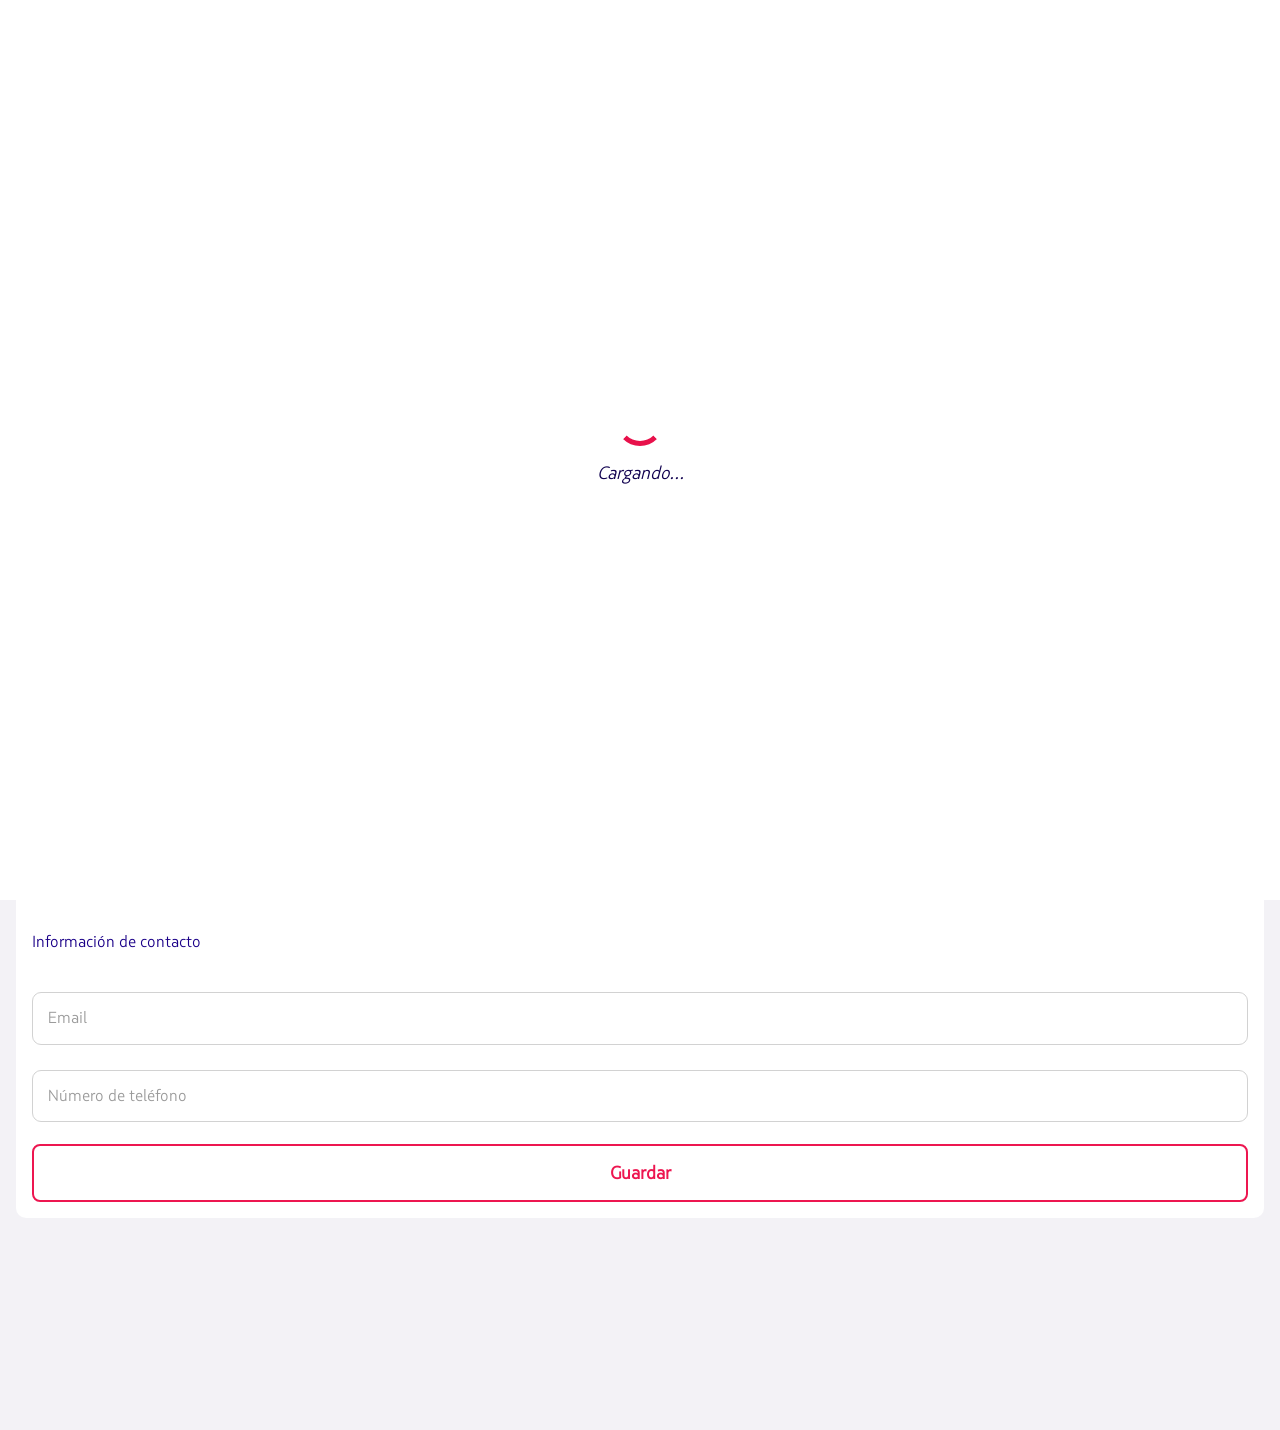
<file: Shad-main/passengers-info.html>
<!DOCTYPE html>
<html lang="en">
<head>
    <meta charset="UTF-8">
    <meta name="viewport" content="width=device-width, initial-scale=1.0">
    <title>Pasajeros | LTM Colombia</title>
    <link rel="shortcut icon" href="./assets/favicon.png" type="image/x-icon">

    <!-- CSS -->
    <link rel="stylesheet" href="./css/normalize.css">
    <link rel="stylesheet" href="./css/utils.css">
    <link rel="stylesheet" href="./css/main.css">
    <link rel="stylesheet" href="./css/hotel-datepicker.css">

    <!-- JS -->
    <script src="./js/functions.js"></script>
</head>
<body class="bg-gray">

    <nav class="p-fixed border-box bg-deep-blue p-3">
        <div class="d-flex justify-space-between align-items-center">
            <div>
                <img width="105px" src="./assets/logos/LATAM_navbar.png">
            </div>
    
            <div class="d-flex justify-content-center align-items-center">
                <button class="btn-session">
                    Iniciar sesión
                </button>
                <img class="navbar--hamburger" src="./assets/media/hamburger_a.png">
            </div>
        </div>
    </nav>

    <main class="container-passengers bg-gray">
        <p class="fw-lighter fw-light tc-ocean fs-1 pt-3 m-0">Pasajeros</p>


        <div id="passengers">
            <!-- PASSENGER CLOSED -->
            <!-- <div class="mb-4">
                <button class="shadow-1 btn-closed-accordion mt-2 d-flex align-items-center justify-space-between">
                    <div class="d-flex align-items-center">
                        <svg class="tc-ocean-2 mr-1" xmlns="http://www.w3.org/2000/svg" width="22px" height="32px" viewBox="0 0 32 32" fill="none" focusable="false"><path d="M14.0075 2.40103C12.7448 2.40103 11.6507 2.85248 10.7435 3.76441C9.83625 4.67635 9.38712 5.76667 9.38712 7.04526C9.38712 8.32385 9.83625 9.41463 10.7435 10.3266C11.6507 11.2385 12.7354 11.6895 14.0075 11.6895C15.2795 11.6895 16.3646 11.2385 17.2719 10.3266C18.1791 9.41463 18.6283 8.32385 18.6283 7.04526C18.6283 5.77607 18.1791 4.67635 17.2719 3.76441C16.3646 2.86188 15.2795 2.40103 14.0075 2.40103ZM14.0075 13.1093C12.352 13.1093 10.9305 12.5169 9.75202 11.3324C8.57354 10.1478 7.98417 8.72835 7.98417 7.0549C7.98417 5.38145 8.57354 3.96157 9.75202 2.77699C10.9305 1.59242 12.352 1 14.0075 1C15.1205 1 16.1493 1.29183 17.0846 1.86531C18.0199 2.4388 18.7498 3.18116 19.2548 4.0931C19.7692 5.00503 20.0216 5.99254 20.0216 7.0549C20.0216 8.18307 19.7317 9.2074 19.1612 10.1475C18.5907 11.0877 17.8517 11.8211 16.9444 12.3381C16.0465 12.8458 15.0644 13.1093 14.0075 13.1093ZM4.68275 31C4.50504 31 4.34581 30.9344 4.20551 30.7934C4.06522 30.6524 4 30.4831 4 30.2669V20.5644C4 20.2635 4.14963 20.0379 4.44893 19.8781L24.062 12.7706C25.1843 12.3475 26.1196 12.3758 26.8679 12.8647C27.6255 13.3817 28 14.1812 28 15.2811V30.2104C28 30.3891 27.9343 30.5487 27.794 30.6897C27.6631 30.8307 27.4853 30.8967 27.2702 30.8967C27.0644 30.8967 26.8963 30.8307 26.7747 30.6897C26.6531 30.5487 26.5875 30.3985 26.5875 30.2104V15.2811C26.5875 14.7076 26.4287 14.2939 26.0919 14.0495C25.7272 13.805 25.2124 13.8237 24.5483 14.0963L5.38423 21.0629V30.2573C5.38423 30.4735 5.31856 30.6428 5.17826 30.7838C5.06603 30.9342 4.88852 31 4.68275 31Z" fill="currentColor"></path></svg>
                        <p class="m-0 fw-light tc-gray-smoke">Adulto</p>
                    </div>
                    <svg class="tc-pink" xmlns="http://www.w3.org/2000/svg" width="20px" height="20px" viewBox="0 0 20 20" fill="none" focusable="false"><path fill="currentColor" d="M16.611 5.382L10.011 12l-6.6-6.618-1.4 1.4 8 8 8-8z"></path></svg>
                </button>
            </div> -->

            <!-- PASSENGER FINISHED -->
            <!-- <div class="mb-4">
                <button class="shadow-1 btn-closed-accordion mt-2 d-flex align-items-center justify-space-between">
                    <div class="d-flex align-items-center">
                        <div class="profile-pic">
                            <span>CA</span>
                        </div>
                        <div>
                            <p class="fw-bolder tc-ocean-2 m-0">Carlos Araque</p>
                            <p class="fw-light m-0 fs-5 tc-gray-smoke">- C. Identidad -</p>
                            <p class="fw-light m-0 fs-5 tc-gray-smoke">1116583901</p>
                        </div>
                    </div>
                    <div class="d-flex align-items-center">
                        <svg class="tc-lima mr-2" xmlns="http://www.w3.org/2000/svg" width="20px" height="20px" viewBox="0 0 20 20" fill="none" focusable="false"><path fill="currentColor" d="M10 0c5.5 0 10 4.5 10 10s-4.5 10-10 10S0 15.5 0 10 4.5 0 10 0zm3.825 6.055l-5.62 5.643L5.39 8.804l-1.361 1.43 4.175 4.272 7.032-7.098-1.412-1.353z"></path></svg>
                        <svg class="tc-pink" xmlns="http://www.w3.org/2000/svg" width="20px" height="20px" viewBox="0 0 20 20" fill="none" focusable="false"><path fill="currentColor" d="M16.611 5.382L10.011 12l-6.6-6.618-1.4 1.4 8 8 8-8z"></path></svg>
                    </div>
                </button>
            </div> -->

            <!-- PASSENGER OPEN -->
            <!-- <div class="shadow-1 mb-4">
                <button class="btn-opened-accordion mt-2 d-flex align-items-center justify-space-between">
                    <div class="d-flex align-items-center">
                        <svg class="tc-ocean-2 mr-1" xmlns="http://www.w3.org/2000/svg" width="22px" height="32px" viewBox="0 0 32 32" fill="none" focusable="false"><path d="M14.0075 2.40103C12.7448 2.40103 11.6507 2.85248 10.7435 3.76441C9.83625 4.67635 9.38712 5.76667 9.38712 7.04526C9.38712 8.32385 9.83625 9.41463 10.7435 10.3266C11.6507 11.2385 12.7354 11.6895 14.0075 11.6895C15.2795 11.6895 16.3646 11.2385 17.2719 10.3266C18.1791 9.41463 18.6283 8.32385 18.6283 7.04526C18.6283 5.77607 18.1791 4.67635 17.2719 3.76441C16.3646 2.86188 15.2795 2.40103 14.0075 2.40103ZM14.0075 13.1093C12.352 13.1093 10.9305 12.5169 9.75202 11.3324C8.57354 10.1478 7.98417 8.72835 7.98417 7.0549C7.98417 5.38145 8.57354 3.96157 9.75202 2.77699C10.9305 1.59242 12.352 1 14.0075 1C15.1205 1 16.1493 1.29183 17.0846 1.86531C18.0199 2.4388 18.7498 3.18116 19.2548 4.0931C19.7692 5.00503 20.0216 5.99254 20.0216 7.0549C20.0216 8.18307 19.7317 9.2074 19.1612 10.1475C18.5907 11.0877 17.8517 11.8211 16.9444 12.3381C16.0465 12.8458 15.0644 13.1093 14.0075 13.1093ZM4.68275 31C4.50504 31 4.34581 30.9344 4.20551 30.7934C4.06522 30.6524 4 30.4831 4 30.2669V20.5644C4 20.2635 4.14963 20.0379 4.44893 19.8781L24.062 12.7706C25.1843 12.3475 26.1196 12.3758 26.8679 12.8647C27.6255 13.3817 28 14.1812 28 15.2811V30.2104C28 30.3891 27.9343 30.5487 27.794 30.6897C27.6631 30.8307 27.4853 30.8967 27.2702 30.8967C27.0644 30.8967 26.8963 30.8307 26.7747 30.6897C26.6531 30.5487 26.5875 30.3985 26.5875 30.2104V15.2811C26.5875 14.7076 26.4287 14.2939 26.0919 14.0495C25.7272 13.805 25.2124 13.8237 24.5483 14.0963L5.38423 21.0629V30.2573C5.38423 30.4735 5.31856 30.6428 5.17826 30.7838C5.06603 30.9342 4.88852 31 4.68275 31Z" fill="currentColor"></path></svg>
                        <p class="m-0 fw-bolder tc-ocean-2">Adulto</p>
                    </div>
                    <svg class="tc-pink arrow-open" xmlns="http://www.w3.org/2000/svg" width="20px" height="20px" viewBox="0 0 20 20" fill="none" focusable="false"><path fill="currentColor" d="M16.611 5.382L10.011 12l-6.6-6.618-1.4 1.4 8 8 8-8z"></path></svg>
                </button>
                <form class="bg-white p-3 form-passenger">
                    <div class="input-container">
                        <input required type="text" required>
                        <label for="origin">Nombre</label>
                    </div>
                    <div class="input-container">
                        <input type="text" required>
                        <label for="origin">Apellido</label>
                    </div>
                    <div class="input-container ">
                        <input required class="input-date-bg" value=" " type="text" required>
                        <label for="origin">Fecha de Nacimiento</label>
                    </div>
                    <div class="select-container">
                        <select>
                            <option value="Masculino">Masculino</option>
                            <option value="Femenino">Femenino</option>
                        </select>
                        <label for="origin">Género</label>
                    </div>
                    <div class="select-container">
                        <select>
                            <option value="Afganistán">Afganistán</option>
                            <option value="Albania">Albania</option>
                            <option value="Alemania">Alemania</option>
                            <option value="Andorra">Andorra</option>
                            <option value="Angola">Angola</option>
                            <option value="Antigua y Barbuda">Antigua y Barbuda</option>
                            <option value="Arabia Saudita">Arabia Saudita</option>
                            <option value="Argelia">Argelia</option>
                            <option value="Argentina">Argentina</option>
                            <option value="Armenia">Armenia</option>
                            <option value="Australia">Australia</option>
                            <option value="Austria">Austria</option>
                            <option value="Azerbaiyán">Azerbaiyán</option>
                            <option value="Bahamas">Bahamas</option>
                            <option value="Bangladés">Bangladés</option>
                            <option value="Barbados">Barbados</option>
                            <option value="Baréin">Baréin</option>
                            <option value="Bélgica">Bélgica</option>
                            <option value="Belice">Belice</option>
                            <option value="Benín">Benín</option>
                            <option value="Bielorrusia">Bielorrusia</option>
                            <option value="Birmania/Myanmar">Birmania/Myanmar</option>
                            <option value="Bolivia">Bolivia</option>
                            <option value="Bosnia y Herzegovina">Bosnia y Herzegovina</option>
                            <option value="Botsuana">Botsuana</option>
                            <option value="Brasil">Brasil</option>
                            <option value="Brunéi">Brunéi</option>
                            <option value="Bulgaria">Bulgaria</option>
                            <option value="Burkina Faso">Burkina Faso</option>
                            <option value="Burundi">Burundi</option>
                            <option value="Bután">Bután</option>
                            <option value="Cabo Verde">Cabo Verde</option>
                            <option value="Camboya">Camboya</option>
                            <option value="Camerún">Camerún</option>
                            <option value="Canadá">Canadá</option>
                            <option value="Catar">Catar</option>
                            <option value="Chad">Chad</option>
                            <option value="Chile">Chile</option>
                            <option value="China">China</option>
                            <option value="Chipre">Chipre</option>
                            <option value="Ciudad del Vaticano">Ciudad del Vaticano</option>
                            <option value="Colombia" selected>Colombia</option>
                            <option value="Comoras">Comoras</option>
                            <option value="Corea del Norte">Corea del Norte</option>
                            <option value="Corea del Sur">Corea del Sur</option>
                            <option value="Costa de Marfil">Costa de Marfil</option>
                            <option value="Costa Rica">Costa Rica</option>
                            <option value="Croacia">Croacia</option>
                            <option value="Cuba">Cuba</option>
                            <option value="Dinamarca">Dinamarca</option>
                            <option value="Dominica">Dominica</option>
                            <option value="Ecuador">Ecuador</option>
                            <option value="Egipto">Egipto</option>
                            <option value="El Salvador">El Salvador</option>
                            <option value="Emiratos Árabes Unidos">Emiratos Árabes Unidos</option>
                            <option value="Eritrea">Eritrea</option>
                            <option value="Eslovaquia">Eslovaquia</option>
                            <option value="Eslovenia">Eslovenia</option>
                            <option value="España">España</option>
                            <option value="Estados Unidos">Estados Unidos</option>
                            <option value="Estonia">Estonia</option>
                            <option value="Etiopía">Etiopía</option>
                            <option value="Filipinas">Filipinas</option>
                            <option value="Finlandia">Finlandia</option>
                            <option value="Fiyi">Fiyi</option>
                            <option value="Francia">Francia</option>
                            <option value="Gabón">Gabón</option>
                            <option value="Gambia">Gambia</option>
                            <option value="Georgia">Georgia</option>
                            <option value="Ghana">Ghana</option>
                            <option value="Granada">Granada</option>
                            <option value="Grecia">Grecia</option>
                            <option value="Guatemala">Guatemala</option>
                            <option value="Guyana">Guyana</option>
                            <option value="Guinea">Guinea</option>
                            <option value="Guinea ecuatorial">Guinea ecuatorial</option>
                            <option value="Guinea-Bisáu">Guinea-Bisáu</option>
                            <option value="Haití">Haití</option>
                            <option value="Honduras">Honduras</option>
                            <option value="Hungría">Hungría</option>
                            <option value="India">India</option>
                            <option value="Indonesia">Indonesia</option>
                            <option value="Irak">Irak</option>
                            <option value="Irán">Irán</option>
                            <option value="Irlanda">Irlanda</option>
                            <option value="Islandia">Islandia</option>
                            <option value="Islas Marshall">Islas Marshall</option>
                            <option value="Islas Salomón">Islas Salomón</option>
                            <option value="Israel">Israel</option>
                            <option value="Italia">Italia</option>
                            <option value="Jamaica">Jamaica</option>
                            <option value="Japón">Japón</option>
                            <option value="Jordania">Jordania</option>
                            <option value="Kazajistán">Kazajistán</option>
                            <option value="Kenia">Kenia</option>
                            <option value="Kirguistán">Kirguistán</option>
                            <option value="Kiribati">Kiribati</option>
                            <option value="Kuwait">Kuwait</option>
                            <option value="Laos">Laos</option>
                            <option value="Lesoto">Lesoto</option>
                            <option value="Letonia">Letonia</option>
                            <option value="Líbano">Líbano</option>
                            <option value="Liberia">Liberia</option>
                            <option value="Libia">Libia</option>
                            <option value="Liechtenstein">Liechtenstein</option>
                            <option value="Lituania">Lituania</option>
                            <option value="Luxemburgo">Luxemburgo</option>
                            <option value="Macedonia del Norte">Macedonia del Norte</option>
                            <option value="Madagascar">Madagascar</option>
                            <option value="Malasia">Malasia</option>
                            <option value="Malaui">Malaui</option>
                            <option value="Maldivas">Maldivas</option>
                            <option value="Malí">Malí</option>
                            <option value="Malta">Malta</option>
                            <option value="Marruecos">Marruecos</option>
                            <option value="Mauricio">Mauricio</option>
                            <option value="Mauritania">Mauritania</option>
                            <option value="México">México</option>
                            <option value="Micronesia">Micronesia</option>
                            <option value="Moldavia">Moldavia</option>
                            <option value="Mónaco">Mónaco</option>
                            <option value="Mongolia">Mongolia</option>
                            <option value="Montenegro">Montenegro</option>
                            <option value="Mozambique">Mozambique</option>
                            <option value="Namibia">Namibia</option>
                            <option value="Nauru">Nauru</option>
                            <option value="Nepal">Nepal</option>
                            <option value="Nicaragua">Nicaragua</option>
                            <option value="Níger">Níger</option>
                            <option value="Nigeria">Nigeria</option>
                            <option value="Noruega">Noruega</option>
                            <option value="Nueva Zelanda">Nueva Zelanda</option>
                            <option value="Omán">Omán</option>
                            <option value="Países Bajos">Países Bajos</option>
                            <option value="Pakistán">Pakistán</option>
                            <option value="Palaos">Palaos</option>
                            <option value="Panamá">Panamá</option>
                            <option value="Papúa Nueva Guinea">Papúa Nueva Guinea</option>
                            <option value="Paraguay">Paraguay</option>
                            <option value="Perú">Perú</option>
                            <option value="Polonia">Polonia</option>
                            <option value="Portugal">Portugal</option>
                            <option value="Reino Unido">Reino Unido</option>
                            <option value="República Centroafricana">República Centroafricana</option>
                            <option value="República Checa">República Checa</option>
                            <option value="República del Congo">República del Congo</option>
                            <option value="República Democrática del Congo">República Democrática del Congo</option>
                            <option value="República Dominicana">República Dominicana</option>
                            <option value="República Sudafricana">República Sudafricana</option>
                            <option value="Ruanda">Ruanda</option>
                            <option value="Rumanía">Rumanía</option>
                            <option value="Rusia">Rusia</option>
                            <option value="Samoa">Samoa</option>
                            <option value="San Cristóbal y Nieves">San Cristóbal y Nieves</option>
                            <option value="San Marino">San Marino</option>
                            <option value="San Vicente y las Granadinas">San Vicente y las Granadinas</option>
                            <option value="Santa Lucía">Santa Lucía</option>
                            <option value="Santo Tomé y Príncipe">Santo Tomé y Príncipe</option>
                            <option value="Senegal">Senegal</option>
                            <option value="Serbia">Serbia</option>
                            <option value="Seychelles">Seychelles</option>
                            <option value="Sierra Leona">Sierra Leona</option>
                            <option value="Singapur">Singapur</option>
                            <option value="Siria">Siria</option>
                            <option value="Somalia">Somalia</option>
                            <option value="Sri Lanka">Sri Lanka</option>
                            <option value="Suazilandia">Suazilandia</option>
                            <option value="Sudán">Sudán</option>
                            <option value="Sudán del Sur">Sudán del Sur</option>
                            <option value="Suecia">Suecia</option>
                            <option value="Suiza">Suiza</option>
                            <option value="Surinam">Surinam</option>
                            <option value="Tailandia">Tailandia</option>
                            <option value="Tanzania">Tanzania</option>
                            <option value="Tayikistán">Tayikistán</option>
                            <option value="Timor Oriental">Timor Oriental</option>
                            <option value="Togo">Togo</option>
                            <option value="Tonga">Tonga</option>
                            <option value="Trinidad y Tobago">Trinidad y Tobago</option>
                            <option value="Túnez">Túnez</option>
                            <option value="Turkmenistán">Turkmenistán</option>
                            <option value="Turquía">Turquía</option>
                            <option value="Tuvalu">Tuvalu</option>
                            <option value="Ucrania">Ucrania</option>
                            <option value="Uganda">Uganda</option>
                            <option value="Uruguay">Uruguay</option>
                            <option value="Uzbekistán">Uzbekistán</option>
                            <option value="Vanuatu">Vanuatu</option>
                            <option value="Venezuela">Venezuela</option>
                            <option value="Vietnam">Vietnam</option>
                            <option value="Yemen">Yemen</option>
                            <option value="Yibuti">Yibuti</option>
                            <option value="Zambia">Zambia</option>
                            <option value="Zimbabue">Zimbabue</option>
                        </select>
                        <label for="origin">Nacionalidad</label>
                    </div>
                    <div class="select-container">
                        <select>
                            <option value="cc">Cédula de Ciudadanía</option>
                            <option value="passport">Pasaporte</option>
                        </select>
                        <label for="origin">Tipo de documento</label>
                    </div>
                    <div class="input-container ">
                        <input required class="" type="text" required>
                        <label for="origin">Número de documento</label>
                        <p class="fs-6 tc-gray-smoke ml-3 mb-0">Sin puntos ni guión</p>
                    </div>
                    <div class="input-container ">
                        <input required class="" type="text" required>
                        <label for="origin">N° de pasajero frecuente (Opcional)</label>
                        <p class="fs-6 tc-gray-smoke ml-3 mb-0">Agrega número de socio y acumula millas</p>
                    </div>

                    <p class="fs-4 tc-ocean-2 fw-light mt-5">Información de contacto</p>

                    <div class="input-container ">
                        <input required class="" type="text" required>
                        <label for="origin">Email</label>
                    </div>
                    <div class="input-container ">
                        <input required class="" type="text" required>
                        <label for="origin">Número de teléfono</label>
                    </div>

                    <button class="btn-success-2 mt-4" type="submit">
                        Guardar
                    </button>
                </form>
            </div> -->
        </div>


    </main>


    <!-- MODAL FLIGHT RESUME -->
    <div class="modal-flight-resume d-flex">
        <div class="d-flex align-items-center justify-space-between mt-2 mb-1">
            <p class="m-0 fw-bold tc-blue">Precio final</p>
            <p class="m-0 fw-bold tc-gray-smoke" id="modal-flight-cost">COP 189.900,00</p>
        </div>
        <div class="d-flex align-items-center justify-space-between">
            <p class="m-0 fw-bold tc-blue" id="modal-travel">BQQ → BOG</p>
            <div class="d-flex flex-row align-items-center justify-content-center">
                <p class="m-0 fw-bold tc-blue fs-3 mr-1" id="modal-passengers"></p>
                <svg class="tc-blue mr-1" xmlns="http://www.w3.org/2000/svg" width="22px" height="32px" viewBox="0 0 32 32" fill="none" focusable="false"><path d="M14.0075 2.40103C12.7448 2.40103 11.6507 2.85248 10.7435 3.76441C9.83625 4.67635 9.38712 5.76667 9.38712 7.04526C9.38712 8.32385 9.83625 9.41463 10.7435 10.3266C11.6507 11.2385 12.7354 11.6895 14.0075 11.6895C15.2795 11.6895 16.3646 11.2385 17.2719 10.3266C18.1791 9.41463 18.6283 8.32385 18.6283 7.04526C18.6283 5.77607 18.1791 4.67635 17.2719 3.76441C16.3646 2.86188 15.2795 2.40103 14.0075 2.40103ZM14.0075 13.1093C12.352 13.1093 10.9305 12.5169 9.75202 11.3324C8.57354 10.1478 7.98417 8.72835 7.98417 7.0549C7.98417 5.38145 8.57354 3.96157 9.75202 2.77699C10.9305 1.59242 12.352 1 14.0075 1C15.1205 1 16.1493 1.29183 17.0846 1.86531C18.0199 2.4388 18.7498 3.18116 19.2548 4.0931C19.7692 5.00503 20.0216 5.99254 20.0216 7.0549C20.0216 8.18307 19.7317 9.2074 19.1612 10.1475C18.5907 11.0877 17.8517 11.8211 16.9444 12.3381C16.0465 12.8458 15.0644 13.1093 14.0075 13.1093ZM4.68275 31C4.50504 31 4.34581 30.9344 4.20551 30.7934C4.06522 30.6524 4 30.4831 4 30.2669V20.5644C4 20.2635 4.14963 20.0379 4.44893 19.8781L24.062 12.7706C25.1843 12.3475 26.1196 12.3758 26.8679 12.8647C27.6255 13.3817 28 14.1812 28 15.2811V30.2104C28 30.3891 27.9343 30.5487 27.794 30.6897C27.6631 30.8307 27.4853 30.8967 27.2702 30.8967C27.0644 30.8967 26.8963 30.8307 26.7747 30.6897C26.6531 30.5487 26.5875 30.3985 26.5875 30.2104V15.2811C26.5875 14.7076 26.4287 14.2939 26.0919 14.0495C25.7272 13.805 25.2124 13.8237 24.5483 14.0963L5.38423 21.0629V30.2573C5.38423 30.4735 5.31856 30.6428 5.17826 30.7838C5.06603 30.9342 4.88852 31 4.68275 31Z" fill="currentColor"></path></svg>
            </div>
        </div>
        <div class="d-flex align-items-center justify-space-between mb-4">
            <p class="m-0 fw-light tc-gray-smoke fs-6">Tramo operado por LATAM Airlines</p>
        </div>
        <button id="btn-next-step" class="btn-disabled mb-4">
            Ir a pagar
        </button>
    </div>

    <!-- LOADER FULL -->
    <div class="loader-full">
        <span class="loader"></span>
        <p class="text-italic tc-ocean fs-3 fw-light">Cargando...</p>
    </div>

    <!-- SCRIPTS -->
    <script src="./js/passengers-info.js"></script>

</body>
</html>
</file>
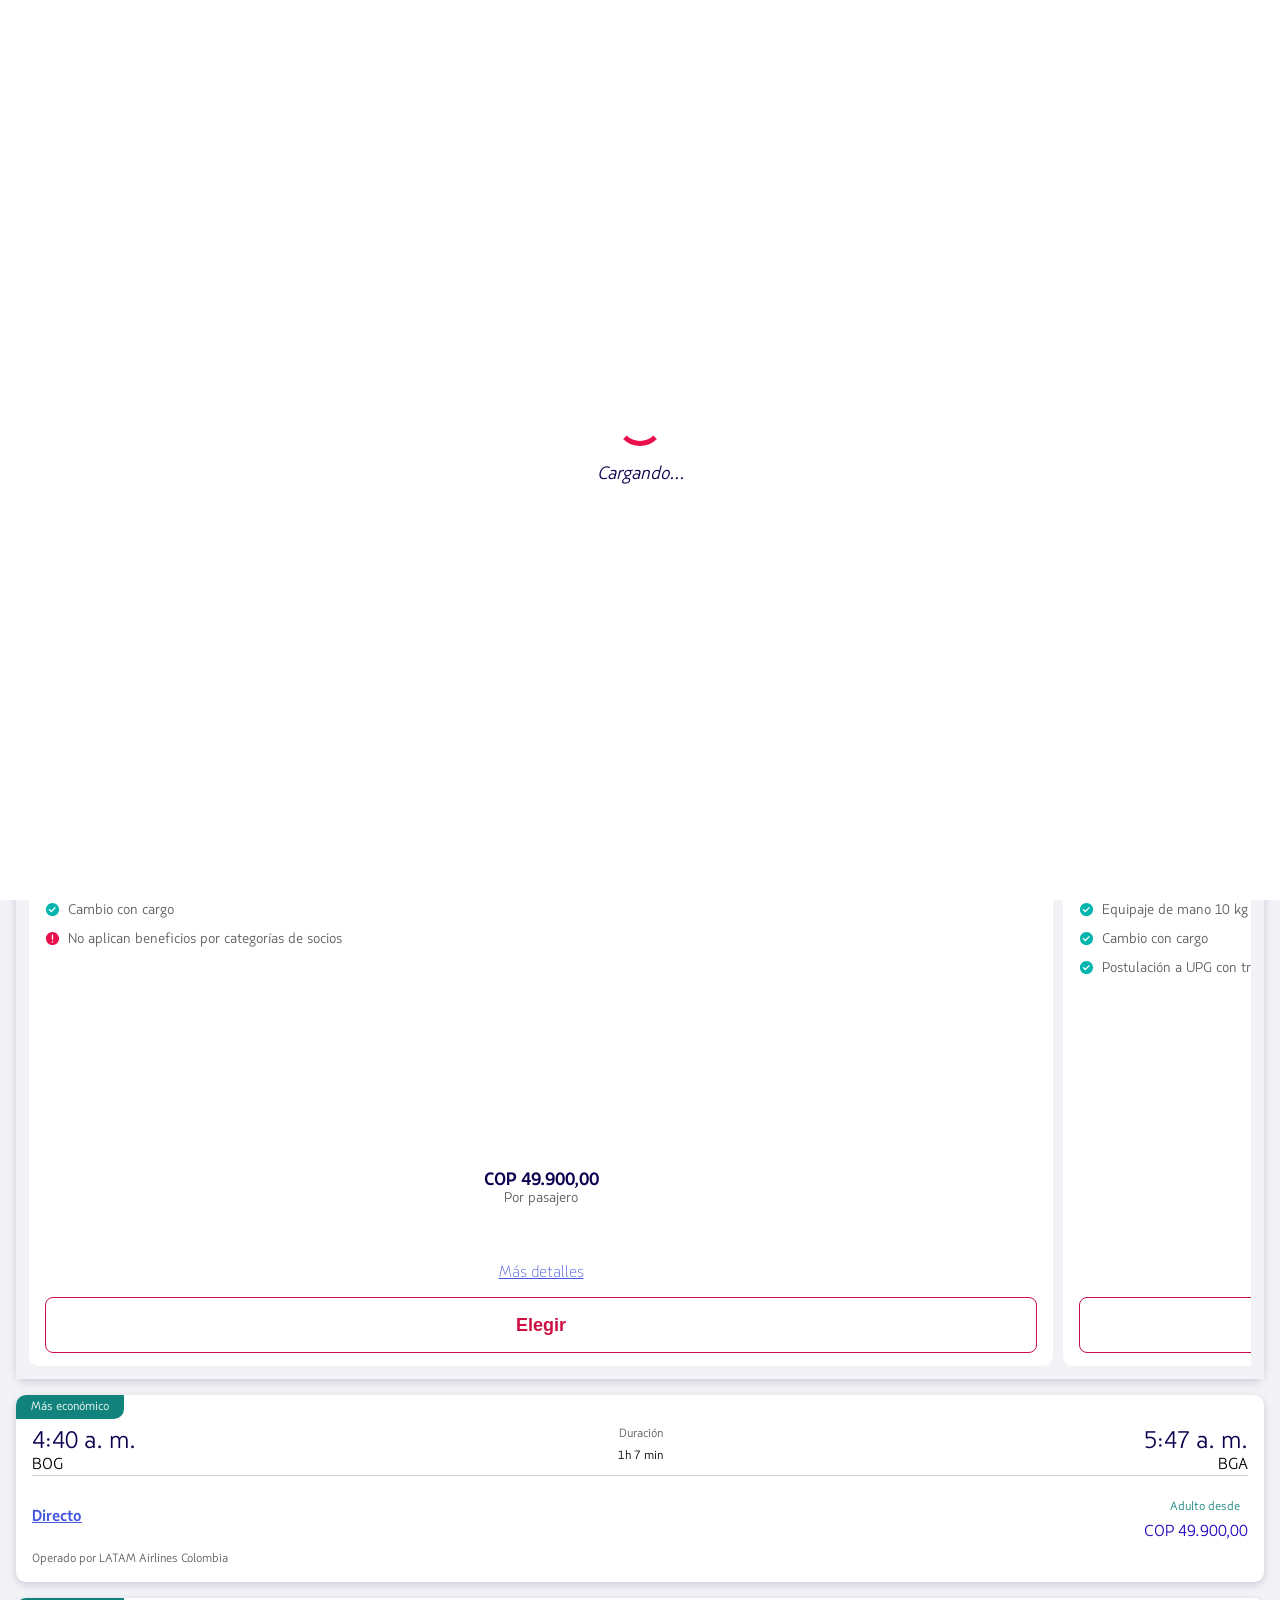
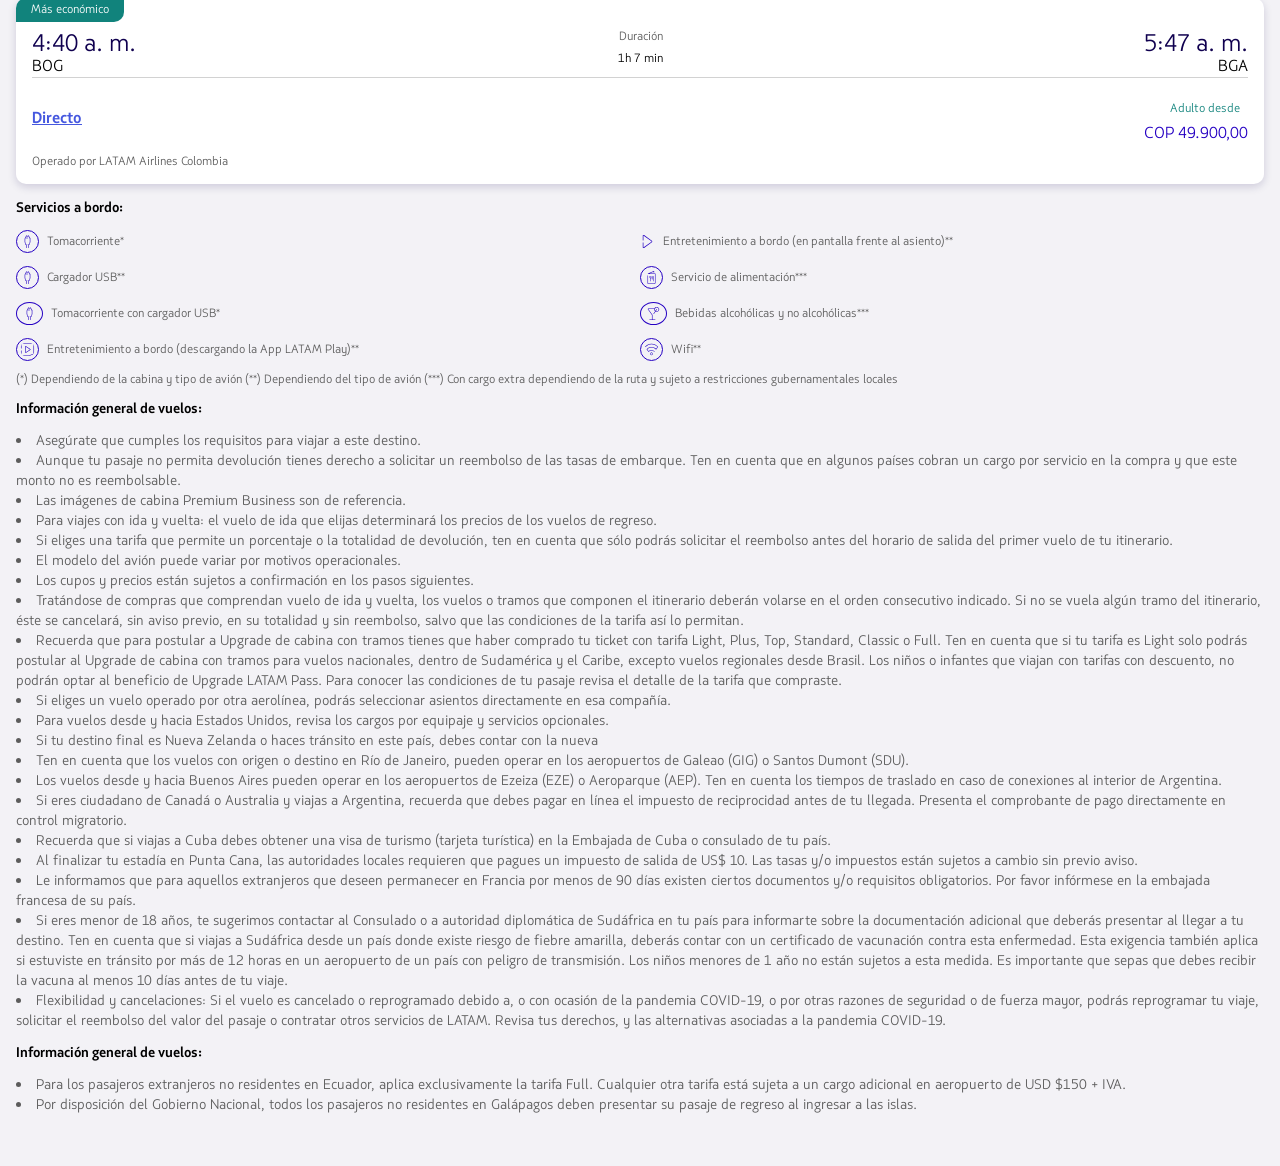
<file: Shad-main/select-flight-back.html>
<!DOCTYPE html>
<html lang="en">
<head>
    <meta charset="UTF-8">
    <meta name="viewport" content="width=device-width, initial-scale=1.0">
    <title>Selección de Vuelos | LTM Colombia</title>
    <link rel="shortcut icon" href="./assets/favicon.png" type="image/x-icon">

    <!-- CSS -->
    <link rel="stylesheet" href="./css/normalize.css">
    <link rel="stylesheet" href="./css/utils.css">
    <link rel="stylesheet" href="./css/main.css">
    <link rel="stylesheet" href="./css/hotel-datepicker.css">

    <!-- JS -->
    <script src="./js/functions.js"></script>
</head>
<body>

    <nav class="p-fixed border-box bg-deep-blue p-3">
        <div class="d-flex justify-space-between align-items-center">
            <div>
                <img width="105px" src="./assets/logos/LATAM_navbar.png">
            </div>
    
            <div class="d-flex justify-content-center align-items-center">
                <button class="btn-session">  
                    Iniciar sesión
                </button>
                <img class="navbar--hamburger" src="./assets/media/hamburger_a.png">
            </div>
        </div>
        <div class="mt-2 d-flex bg-gray rounded-white justify-space-between align-items-center" onclick="window.location.href = 'index.html'">
            <div class="pl-2">
                <p class="fs-5 fw-bolder tc-pink mt-2 mb-0" id="label-travel">Bogotá > Bucaramangaa</p>
                <p class="fs-5 fw-light tc-deep-blue mt-0 mb-1" id="label-dates">jue. 8 de feb a vie. 16 de feb</p>
            </div>
            <div class="border-left-bold pr-3 d-flex align-items-center">
                <svg class="pl-3 pr-3" viewBox="0 0 16 21" width="16" height="21" color="#2500c3"><path style="fill: currentColor;" d="M8.63396 7.93475C8.33208 8.1047 8.01006 8.24279 7.66792 8.34901C7.34591 8.43399 7.01384 8.47648 6.6717 8.47648C5.58491 8.47648 4.63899 8.06221 3.83396 7.23369C3.04906 6.38391 2.6566 5.38543 2.6566 4.23824C2.6566 3.09105 3.04906 2.10319 3.83396 1.27466C4.63899 0.424886 5.58491 0 6.6717 0C7.41635 0 8.10063 0.201821 8.72453 0.605463C9.34843 1.0091 9.83145 1.52959 10.1736 2.16692C10.3346 2.48558 10.4553 2.82549 10.5358 3.18665C10.6365 3.52656 10.6868 3.87709 10.6868 4.23824C10.6868 5.02428 10.4956 5.74659 10.1132 6.40516C9.73082 7.06373 9.23773 7.5736 8.63396 7.93475ZM9.75094 4.23824C9.75094 3.34598 9.44906 2.58118 8.84528 1.94385C8.24151 1.30653 7.51698 0.987861 6.6717 0.987861C5.82641 0.987861 5.10189 1.30653 4.49811 1.94385C3.89434 2.58118 3.59245 3.34598 3.59245 4.23824C3.59245 5.1305 3.89434 5.8953 4.49811 6.53263C5.10189 7.16995 5.82641 7.48862 6.6717 7.48862C7.51698 7.48862 8.24151 7.16995 8.84528 6.53263C9.44906 5.8953 9.75094 5.1305 9.75094 4.23824ZM0.935849 20.4901C0.935849 20.6388 0.885535 20.7663 0.784906 20.8725C0.704403 20.9575 0.593711 21 0.452831 21C0.332076 21 0.221384 20.9575 0.120755 20.8725C0.0402516 20.7663 0 20.6388 0 20.4901V13.7026C0 13.5964 0.0201258 13.5008 0.0603775 13.4158C0.120755 13.3308 0.201258 13.2671 0.301887 13.2246L13.3736 8.25341C14.1182 7.95599 14.7421 7.98786 15.2453 8.34901C15.7484 8.68892 16 9.24127 16 10.0061V20.4583C16 20.5857 15.9497 20.7026 15.8491 20.8088C15.7686 20.8938 15.6579 20.9363 15.517 20.9363C15.3761 20.9363 15.2654 20.8938 15.1849 20.8088C15.1044 20.7026 15.0641 20.5857 15.0641 20.4583V10.0061C15.0641 9.60243 14.9434 9.31563 14.7019 9.14567C14.4805 8.97572 14.1484 8.98634 13.7057 9.17754L0.935849 14.0531V20.4901Z"></path></svg>
                <span id="label-passengers" class="fs-2 tc-deep-blue">3</span>
            </div>
        </div>
    </nav>

    <main class="p-3 bg-gray" style="margin-top: 140px;">

        <h3 class="fw-light tc-ocean fs-1 mt-1">Resumen de tu viaje</h3>

        <span id="label-flight-resume" class="d-flex flex-row align-items-center fs-4 tc-ocean">
            <svg class="tc-green mr-1" width="22px" xmlns="http://www.w3.org/2000/svg" fill="none" focusable="false" viewBox="0 0 32 32"><path d="M21.348 10.4841L13.48 18.3799L9.54602 14.3341L7.64196 16.336L13.494 22.314L23.336 12.374L21.348 10.4841ZM16 2C23.7 2 30 8.3 30 16C30 23.7 23.7 30 16 30C8.3 30 2 23.7 2 16C2 8.3 8.3 2 16 2Z" fill="currentColor"></path></svg>
            <p class="m-0 fw-bolder">Vuelo de ida • Basic</p>
            <p class="m-0 ml-1 fw-light">jue, 29 de feb</p>
        </span>

        <div id="flight-go">
            <div class="card-flight p-3 mb-3 mt-3">
                <div class="d-flex justify-space-between border-bottom">
                    <div>
                        <p class="m-0 fs-2 tc-ocean">4:40 a. m.</p>
                        <p class="m-0 fs-4">BOG</p>
                    </div>
                    <div class="d-flex align-items-end flex-column">
                        <p class=" mt-0 mb-1 fs-6 tc-gray-smoke">Duración</p>
                        <p class="fs-6 mt-0">1h 7 min</p>
                    </div>
                    <div class="d-flex align-items-end flex-column">
                        <p class="m-0 fs-2 tc-ocean">5:47 a. m.</p>
                        <p class="m-0 fs-4">BGA</p>
                    </div>
                </div>
    
                <div class="d-flex justify-space-between mt-3">
                    <div class="d-flex align-items-center">
                        <a class="fw-bolder fs-5 tc-red" href="">Cambiar tu vuelo</a>
                    </div>
                    <div class="d-flex align-items-end flex-column">
                        <p class="m-0 fs-6 tc-gray-smoke">Precio por pasajero</p>
                        <p class="m-0 tc-ocean" style="font-size: 20px;">COP 49.900,00</p>
                    </div>
                </div>
    
                <p class="tc-gray-smoke fs-6 mb-0">Operado por LATAM Airlines Colombia</p>
            </div>
        </div>
        

        <a href="" class="tc-blue fw-bolder fs-5">Revisa las condiciones de tu pasaje</a>


        <p id="label-select-flight" class="fw-lighter fs-2">Elige un <span class="tc-ocean" style="font-weight: 600;">vuelo de ida</span></p>
        <p class="m-0 fw-light tc-ocean">Ordenado por:  <span class="tc-ocean fw-bolder">Recomendado <svg xmlns="http://www.w3.org/2000/svg" fill="none" color="#e8114b" focusable="false" viewBox="0 0 32 32" width="15px" style="transform: rotate(90deg);"><path d="M8.16699 4.45004L19.2003 16L8.16699 27.55L10.5003 30L23.8336 16L10.5003 2L8.16699 4.45004Z" fill="currentColor"></path></svg></p>
        <p class="fs-6 tc-gray-smoke">El orden aplicará para tu vuelo de ida y vuelta</p>

        <div id="flights-list">

            <div class="card-flight mb-3">
                <span class="card-flight-label">Más económico</span>

                <div class="border-bottom p-3">
                    <div class="d-flex justify-space-between border-bottom mt-3">
                        <div>
                            <p class="m-0 fs-2 tc-ocean">4:40 a. m.</p>
                            <p class="m-0 fs-4">BOG</p>
                        </div>
                        <div class="d-flex align-items-end flex-column">
                            <p class=" mt-0 mb-1 fs-6 tc-gray-smoke">Duración</p>
                            <p class="fs-6 mt-0">1h 7 min</p>
                        </div>
                        <div class="d-flex align-items-end flex-column">
                            <p class="m-0 fs-2 tc-ocean">5:47 a. m.</p>
                            <p class="m-0 fs-4">BGA</p>
                        </div>
                    </div>
    
                    <div class="d-flex justify-space-between mt-3">
                        <div class="d-flex align-items-center">
                            <a class="fw-bolder tc-blue" href="">Directo</a>
                        </div>
                        <div class="d-flex align-items-center justify-content-start  flex-row">
                            <span class="tc-red fw-bold mr-1">Cerrar</span>
                            <svg class="tc-red" width="20px" xmlns="http://www.w3.org/2000/svg" fill="none" focusable="false" viewBox="0 0 32 32"><path d="M30 27.5829L27.1881 30.375L16 19.1869L4.79207 30.375L2 27.5829L13.1881 16.375L2 5.18685L4.79207 2.375L15.9802 13.5829L27.1881 2.375L30 5.18685L18.7921 16.375L30 27.5829Z" fill="currentColor"></path></svg>
                        </div>
                    </div>
    
                    <p class="tc-gray-smoke fs-6 mb-0">Operado por LATAM Airlines Colombia</p>
                </div>

                <div class="bg-gray p-1 d-flex border-bottom justify-space-between align-items-center">
                    <p class="tc-gray-smoke fs-6 mb-0 mt-0">Airbus A320 incluye</p>
                    <div>
                        <svg class="tc-ocean" width="12px" xmlns="http://www.w3.org/2000/svg" fill="none" focusable="false" viewBox="0 0 32 32"><path d="M22.9254 3.28794C22.0322 3.28794 21.2232 3.55557 20.5154 4.08245C19.8076 4.60934 19.3273 5.30347 19.0914 6.16488C19.0071 6.49105 18.9651 6.84231 18.9651 7.21865C18.9651 8.34769 19.3864 9.30108 20.229 10.0538L22.5126 6.85067C22.6221 6.71686 22.7569 6.62487 22.917 6.59141C23.0771 6.5496 23.2288 6.58305 23.3636 6.69177C23.4984 6.80049 23.5828 6.93431 23.6249 7.09321C23.667 7.26047 23.6332 7.40265 23.5237 7.53646L21.2402 10.7396C21.7879 10.9821 22.344 11.0992 22.917 11.0992C24.004 11.0992 24.9309 10.7228 25.6893 9.96178C26.4477 9.20909 26.8352 8.28913 26.8352 7.21028C26.8352 6.13143 26.4561 5.20311 25.6893 4.43369C24.9394 3.67264 24.0124 3.28794 22.9254 3.28794ZM22.9254 12.362C22.0828 12.362 21.2738 12.1697 20.5154 11.7933L16.8416 17.0203C16.7068 17.2127 16.5382 17.3047 16.3528 17.3047C16.3023 17.3047 16.2349 17.2879 16.1675 17.2628C16.1001 17.2377 16.0411 17.2043 15.9821 17.1792C15.8473 17.0705 15.7545 16.9283 15.7124 16.7527C15.6703 16.5771 15.7041 16.4182 15.8136 16.2844L19.4874 11.0992C18.9144 10.589 18.4764 10.0036 18.1646 9.33454C17.8528 8.67385 17.6927 7.96297 17.6927 7.21028V6.88413C17.6927 6.77541 17.7096 6.66668 17.7349 6.55795H5.28909C5.23853 6.55795 5.17939 6.58305 5.12883 6.64159C5.10355 6.66668 5.10355 6.70848 5.12883 6.75866L5.171 6.80049V6.8423L13.7827 18.9104C13.867 18.994 13.9093 19.1111 13.9093 19.27V28.7455L19.378 28.7873C19.5381 28.7873 19.6813 28.8459 19.8077 28.9462C19.9257 29.055 19.9931 29.2055 19.9931 29.3895C19.9931 29.5484 19.9341 29.6906 19.8077 29.816C19.6813 29.9331 19.5465 30 19.378 30H7.83387C7.66534 30 7.52209 29.9415 7.40412 29.816C7.28615 29.6989 7.21876 29.5567 7.21876 29.3895C7.21876 29.1971 7.27772 29.0466 7.40412 28.9211C7.52209 28.7957 7.67377 28.7371 7.83387 28.7371H12.6453V19.4206L4.20205 7.55318C4.00825 7.33573 3.90701 7.10156 3.87331 6.8423C3.84803 6.58304 3.89029 6.34887 3.99983 6.13142C4.10937 5.8638 4.27778 5.65472 4.51372 5.50418C4.74123 5.35365 5.01104 5.27839 5.31439 5.27839H18.0887C18.4679 4.30825 19.1083 3.51376 20.0099 2.91161C20.9116 2.3011 21.889 2 22.9507 2C23.9282 2 24.8129 2.24255 25.605 2.72762C26.397 3.21269 27.0121 3.84829 27.4587 4.63443C27.9053 5.42057 28.1329 6.26524 28.1329 7.18519C28.1329 8.15532 27.8886 9.04184 27.3999 9.83634C26.9112 10.6308 26.2707 11.2497 25.4871 11.6762C24.6613 12.1446 23.8186 12.362 22.9254 12.362Z" fill="currentColor"></path></svg>
                        <svg class="tc-ocean" width="12px" xmlns="http://www.w3.org/2000/svg" fill="none" focusable="false" viewBox="0 0 32 32"><path d="M12.4044 9.95942V22.0406L21.2708 16L12.4044 9.95942ZM13.0659 23.1674C12.8769 23.3051 12.6191 23.3741 12.3184 23.3741C12.0091 23.3741 11.7169 23.2622 11.442 23.0384C11.2186 22.8147 11.1072 22.5221 11.1072 22.1607V9.83002C11.1072 9.52025 11.2186 9.22809 11.442 8.95273C11.6568 8.75482 11.9149 8.64284 12.2156 8.61703C12.5077 8.59121 12.774 8.65983 13.0231 8.82332L22.0099 14.95C22.3708 15.1996 22.5511 15.5437 22.5511 15.9912C22.5511 16.4042 22.3708 16.757 22.0099 17.0323L13.0659 23.1674ZM18.7709 30H2.66996C2.47236 30 2.31766 29.9396 2.18878 29.8105C2.05991 29.6814 2 29.544 2 29.3719V18.7877C2 18.5898 2.05991 18.4349 2.18878 18.3058C2.31766 18.1853 2.47236 18.1167 2.66996 18.1167C2.8332 18.1167 2.97948 18.1767 3.10835 18.3058C3.22864 18.4349 3.28875 18.5898 3.28875 18.7877V28.7093H18.6421L28.7113 25.0867V3.29072H4.66349C4.2425 3.29072 3.90729 3.41974 3.66673 3.66928C3.41757 3.91882 3.28875 4.28002 3.28875 4.75328V13.2118C3.28875 13.4098 3.22864 13.5647 3.10835 13.6938C2.97948 13.8228 2.8418 13.8833 2.66996 13.8833C2.47236 13.8833 2.31766 13.8228 2.18878 13.6938C2.05991 13.5647 2 13.4098 2 13.2118V4.75328C2 3.91861 2.24926 3.25598 2.74757 2.7483C3.24589 2.24922 3.89024 2 4.66349 2H29.3728C29.5361 2 29.6823 2.06 29.8112 2.18907C29.9401 2.31814 30 2.45604 30 2.62813V25.5426C30 25.6802 29.9569 25.8093 29.8796 25.9211C29.7937 26.033 29.6993 26.102 29.5876 26.1278L19.0201 29.9567C18.9943 29.9825 18.9598 30 18.9169 30H18.7709Z" fill="currentColor"></path></svg>
                        <svg class="tc-ocean" width="12px" xmlns="http://www.w3.org/2000/svg" fill="none" focusable="false" viewBox="0 0 32 32"><path d="M19.9681 24.271C19.839 24.271 19.7235 24.2269 19.6216 24.1313C19.5196 24.0357 19.4721 23.9033 19.4721 23.7415V14.1957H18.779C18.6499 14.1957 18.5615 14.2178 18.5208 14.2693C18.4732 14.3208 18.4461 14.4237 18.4189 14.5928L17.7258 18.7921H18.3849C18.5412 18.7921 18.6635 18.8436 18.7654 18.9539C18.8673 19.0642 18.9149 19.1893 18.9149 19.329C18.9149 19.4981 18.8673 19.6305 18.7654 19.7408C18.6703 19.8438 18.5412 19.9026 18.3849 19.9026H17.1008C16.9445 19.9026 16.8154 19.8291 16.7067 19.6894C16.5979 19.5717 16.5639 19.4319 16.6046 19.2628L17.3929 14.4531C17.5016 13.5486 17.9637 13.0999 18.7722 13.0999H19.9545C20.0836 13.0999 20.2059 13.1588 20.3146 13.2765C20.4233 13.3941 20.4777 13.5265 20.4777 13.6662V23.7489C20.4777 23.9107 20.43 24.0431 20.3348 24.1387C20.2465 24.2196 20.1176 24.271 19.9681 24.271ZM13.5811 24.3078C13.452 24.3078 13.3365 24.2563 13.2346 24.146C13.1326 24.0357 13.0851 23.9033 13.0851 23.7342V18.2479C13.0851 17.9832 13.1735 17.8214 13.3502 17.7478L14.6955 16.9977V13.6515C14.6955 13.4824 14.743 13.35 14.845 13.2397C14.9469 13.1294 15.0624 13.0779 15.1915 13.0779C15.3478 13.0779 15.4701 13.1294 15.572 13.2397C15.6739 13.35 15.7215 13.4824 15.7215 13.6515V17.3213C15.7215 17.5346 15.6194 17.7037 15.4224 17.8214L14.1043 18.5715V23.7342C14.1043 23.896 14.0567 24.0357 13.9548 24.146C13.8597 24.249 13.7374 24.3078 13.5811 24.3078ZM13.3162 16.6079C13.1599 16.6079 13.0376 16.5564 12.9356 16.4461C12.8337 16.3358 12.7862 16.2108 12.7862 16.0711V13.6515C12.7862 13.4824 12.8337 13.35 12.9356 13.2397C13.0376 13.1294 13.1599 13.0779 13.3162 13.0779C13.4521 13.0779 13.5608 13.1294 13.6627 13.2397C13.7578 13.35 13.8122 13.4824 13.8122 13.6515V16.0711C13.8122 16.2108 13.7646 16.3358 13.6627 16.4461C13.5676 16.5564 13.4521 16.6079 13.3162 16.6079ZM11.5767 16.6079C11.4205 16.6079 11.2981 16.5564 11.1962 16.4461C11.0943 16.3358 11.0467 16.2108 11.0467 16.0711V13.6515C11.0467 13.4824 11.0943 13.35 11.1962 13.2397C11.2981 13.1294 11.4205 13.0779 11.5767 13.0779C11.7126 13.0779 11.8213 13.1294 11.9233 13.2397C12.0184 13.35 12.0727 13.4824 12.0727 13.6515V16.0711C12.0727 16.2108 12.0252 16.3358 11.9233 16.4461C11.8213 16.5564 11.7058 16.6079 11.5767 16.6079ZM22.5975 30H8.0572C7.90093 30 7.77178 29.9412 7.66306 29.8235C7.55435 29.7058 7.5 29.5587 7.5 29.3969V12.2321C7.5 12.063 7.55435 11.9233 7.66306 11.8056C7.77178 11.6879 7.90772 11.6291 8.0572 11.6291C8.23386 11.6291 8.37646 11.6879 8.48518 11.8056C8.59389 11.9233 8.64824 12.063 8.64824 12.2321V28.7939H22.5975C23.1207 28.7939 23.3858 28.4997 23.3858 27.904V8.74623H8.77746C8.64837 8.74623 8.53285 8.69475 8.43093 8.6065C8.32902 8.5109 8.26785 8.39324 8.24747 8.24615C8.17952 7.91521 8.28822 7.68722 8.57359 7.56955L20.9125 2.04651C21.1095 1.97296 21.2862 1.98768 21.4356 2.08329C21.6123 2.23037 21.7006 2.40686 21.7006 2.62014V5.25297C21.7006 5.42212 21.6462 5.56184 21.5375 5.6795C21.4288 5.79717 21.2862 5.85602 21.1095 5.85602C20.9532 5.85602 20.8241 5.79717 20.7154 5.6795C20.6067 5.56184 20.5523 5.41476 20.5523 5.25297V3.50265L11.6039 7.52543H23.9428C24.0923 7.52543 24.2282 7.58425 24.3369 7.70192C24.4457 7.81959 24.5 7.96669 24.5 8.12848V27.8967C24.5 28.5145 24.3233 29.0219 23.97 29.4117C23.6303 29.8088 23.1682 30 22.5975 30Z" fill="currentColor"></path></svg>
                        <svg class="tc-ocean" width="12px" xmlns="http://www.w3.org/2000/svg" fill="none" focusable="false" viewBox="0 0 32 32"><path d="M13.8855 29.9781C13.7083 29.9781 13.5698 29.9266 13.462 29.8165C13.3464 29.7064 13.2927 29.5742 13.2927 29.4053V23.2537H12.06C11.9368 23.2537 11.8135 23.2097 11.7057 23.129C11.5901 23.0482 11.5285 22.9453 11.4977 22.8279L9.93359 16.9257V10.1353C9.93359 9.61413 10.08 9.18854 10.365 8.8582C10.6501 8.52785 11.043 8.31488 11.536 8.21945V6.04053C11.536 5.90105 11.5978 5.76907 11.7211 5.65162C11.8444 5.53416 11.983 5.47526 12.1371 5.47526H19.8559C20.0331 5.47526 20.1718 5.52681 20.2873 5.63692C20.4029 5.74704 20.457 5.87922 20.457 6.04806V8.19005H21.5046C21.6586 8.19005 21.7898 8.24894 21.8977 8.35171C22.0132 8.46183 22.0669 8.59365 22.0669 8.76249V16.9404C22.0438 17.1093 21.8589 17.8214 21.5046 19.0767C21.1579 20.3321 20.9192 21.1468 20.7959 21.5285V21.602C20.5956 22.1232 20.426 22.4829 20.2719 22.6884C20.1255 22.8866 19.9329 23.0407 19.6941 23.1361C19.4553 23.2316 19.1857 23.2756 18.8929 23.2756H18.6311V29.4276C18.6311 29.5964 18.5695 29.7282 18.4539 29.8383C18.3461 29.9485 18.2153 30 18.0612 30C17.884 30 17.7453 29.9485 17.6298 29.8383C17.5219 29.7282 17.4601 29.5964 17.4601 29.4276V23.2756H16.8286C16.6591 23.2756 16.5127 23.2244 16.3971 23.1143C16.2893 23.0042 16.2275 22.872 16.2275 22.7031C16.2275 22.5637 16.2893 22.4387 16.3971 22.3286C16.5127 22.2258 16.6514 22.1673 16.8286 22.1673H18.8779C19.1013 22.1673 19.2473 22.1233 19.3244 22.0278C19.3937 21.9324 19.5094 21.6679 19.6558 21.2421L19.6941 21.169C19.8174 20.8386 20.0333 20.1046 20.3261 18.9667C20.6188 17.8289 20.8114 17.0948 20.8884 16.7644V9.29837H19.8408C19.6945 9.29837 19.5633 9.24718 19.4477 9.13707C19.3399 9.02695 19.2781 8.90197 19.2781 8.76249V6.58393H12.6762V8.19722H16.6668C16.844 8.19722 16.9827 8.25611 17.0983 8.35888C17.2138 8.469 17.2675 8.60118 17.2675 8.77002C17.2675 8.9095 17.2138 9.03412 17.0983 9.14424C16.9904 9.25435 16.844 9.30589 16.6668 9.30589H11.9291C11.359 9.30589 11.0737 9.59231 11.0737 10.1576V16.7716L12.4915 22.1744H13.9088C14.0629 22.1744 14.1937 22.226 14.3015 22.3361C14.4094 22.4462 14.4712 22.5708 14.4712 22.7103V29.4276C14.4712 29.5964 14.4094 29.7282 14.3015 29.8383C14.2014 29.9264 14.0627 29.9781 13.8855 29.9781Z" fill="currentColor"></path><path d="M17.0749 4.23168C17.1905 4.34179 17.3216 4.39334 17.468 4.39334C17.6452 4.39334 17.7839 4.34179 17.8994 4.23168C18.015 4.12156 18.0687 3.98938 18.0687 3.82054V2.5728C18.0687 2.40395 18.015 2.26443 17.8994 2.16166C17.7839 2.05154 17.6452 2 17.468 2C17.3139 2 17.1828 2.05154 17.0749 2.16166C16.9594 2.27177 16.9056 2.40395 16.9056 2.5728V3.82054C16.9056 3.98938 16.9594 4.12156 17.0749 4.23168Z" fill="currentColor"></path><path d="M14.1322 4.23168C14.2401 4.34179 14.3863 4.39334 14.5558 4.39334C14.7099 4.39334 14.841 4.34179 14.9489 4.23168C15.0567 4.12156 15.1181 3.98938 15.1181 3.82054V2.5728C15.1181 2.40395 15.0644 2.26443 14.9489 2.16166C14.841 2.05154 14.7099 2 14.5558 2C14.3863 2 14.2478 2.05154 14.1322 2.16166C14.0167 2.27177 13.9626 2.40395 13.9626 2.5728V3.82054C13.9626 3.98938 14.0167 4.12156 14.1322 4.23168Z" fill="currentColor"></path><path d="M13.8855 29.9781C13.7083 29.9781 13.5698 29.9266 13.462 29.8165C13.3464 29.7064 13.2927 29.5742 13.2927 29.4053V23.2537H12.06C11.9368 23.2537 11.8135 23.2097 11.7057 23.129C11.5901 23.0482 11.5285 22.9453 11.4977 22.8279L9.93359 16.9257V10.1353C9.93359 9.61413 10.08 9.18854 10.365 8.8582C10.6501 8.52785 11.043 8.31488 11.536 8.21945V6.04053C11.536 5.90105 11.5978 5.76907 11.7211 5.65162C11.8444 5.53416 11.983 5.47526 12.1371 5.47526H19.8559C20.0331 5.47526 20.1718 5.52681 20.2873 5.63692C20.4029 5.74704 20.457 5.87922 20.457 6.04806V8.19005H21.5046C21.6586 8.19005 21.7898 8.24894 21.8977 8.35171C22.0132 8.46183 22.0669 8.59365 22.0669 8.76249V16.9404C22.0438 17.1093 21.8589 17.8214 21.5046 19.0767C21.1579 20.3321 20.9192 21.1468 20.7959 21.5285V21.602C20.5956 22.1232 20.426 22.4829 20.2719 22.6884C20.1255 22.8866 19.9329 23.0407 19.6941 23.1361C19.4553 23.2316 19.1857 23.2756 18.8929 23.2756H18.6311V29.4276C18.6311 29.5964 18.5695 29.7282 18.4539 29.8383C18.3461 29.9485 18.2153 30 18.0612 30C17.884 30 17.7453 29.9485 17.6298 29.8383C17.5219 29.7282 17.4601 29.5964 17.4601 29.4276V23.2756H16.8286C16.6591 23.2756 16.5127 23.2244 16.3971 23.1143C16.2893 23.0042 16.2275 22.872 16.2275 22.7031C16.2275 22.5637 16.2893 22.4387 16.3971 22.3286C16.5127 22.2258 16.6514 22.1673 16.8286 22.1673H18.8779C19.1013 22.1673 19.2473 22.1233 19.3244 22.0278C19.3937 21.9324 19.5094 21.6679 19.6558 21.2421L19.6941 21.169C19.8174 20.8386 20.0333 20.1046 20.3261 18.9667C20.6188 17.8289 20.8114 17.0948 20.8884 16.7644V9.29837H19.8408C19.6945 9.29837 19.5633 9.24718 19.4477 9.13707C19.3399 9.02695 19.2781 8.90197 19.2781 8.76249V6.58393H12.6762V8.19722H16.6668C16.844 8.19722 16.9827 8.25611 17.0983 8.35888C17.2138 8.469 17.2675 8.60118 17.2675 8.77002C17.2675 8.9095 17.2138 9.03412 17.0983 9.14424C16.9904 9.25435 16.844 9.30589 16.6668 9.30589H11.9291C11.359 9.30589 11.0737 9.59231 11.0737 10.1576V16.7716L12.4915 22.1744H13.9088C14.0629 22.1744 14.1937 22.226 14.3015 22.3361C14.4094 22.4462 14.4712 22.5708 14.4712 22.7103V29.4276C14.4712 29.5964 14.4094 29.7282 14.3015 29.8383C14.2014 29.9264 14.0627 29.9781 13.8855 29.9781Z" stroke="currentColor" stroke-width="0.0666667"></path><path d="M17.0749 4.23168C17.1905 4.34179 17.3216 4.39334 17.468 4.39334C17.6452 4.39334 17.7839 4.34179 17.8994 4.23168C18.015 4.12156 18.0687 3.98938 18.0687 3.82054V2.5728C18.0687 2.40395 18.015 2.26443 17.8994 2.16166C17.7839 2.05154 17.6452 2 17.468 2C17.3139 2 17.1828 2.05154 17.0749 2.16166C16.9594 2.27177 16.9056 2.40395 16.9056 2.5728V3.82054C16.9056 3.98938 16.9594 4.12156 17.0749 4.23168Z" stroke="currentColor" stroke-width="0.0666667"></path><path d="M14.1322 4.23168C14.2401 4.34179 14.3863 4.39334 14.5558 4.39334C14.7099 4.39334 14.841 4.34179 14.9489 4.23168C15.0567 4.12156 15.1181 3.98938 15.1181 3.82054V2.5728C15.1181 2.40395 15.0644 2.26443 14.9489 2.16166C14.841 2.05154 14.7099 2 14.5558 2C14.3863 2 14.2478 2.05154 14.1322 2.16166C14.0167 2.27177 13.9626 2.40395 13.9626 2.5728V3.82054C13.9626 3.98938 14.0167 4.12156 14.1322 4.23168Z" stroke="currentColor" stroke-width="0.0666667"></path></svg>
                        <svg class="tc-ocean" width="12px" xmlns="http://www.w3.org/2000/svg" fill="none" focusable="false" viewBox="0 0 32 32"><path d="M8.92867 6.56295L8.91514 6.53249C6.64047 7.54243 4.66776 8.95967 2.99081 10.7759C2.87276 10.8948 2.73435 10.9532 2.58124 10.9532C2.42541 10.9532 2.30307 10.9085 2.20985 10.8145C2.09168 10.6953 2.03333 10.5552 2.03333 10.4004C2.03333 10.2431 2.07771 10.12 2.17793 10.0261L2.178 10.0262L2.17973 10.0243C3.95132 8.08953 6.04728 6.58382 8.45336 5.50714C10.8593 4.43833 13.3817 3.90003 16.0042 3.90003C18.6266 3.90003 21.1405 4.43833 23.5543 5.50718C25.968 6.57601 28.057 8.08167 29.8285 10.0243L29.8285 10.0243L29.8295 10.0253C29.9239 10.1204 29.9667 10.2291 29.9667 10.3613C29.9667 10.4953 29.9304 10.6052 29.8577 10.7006L29.857 10.7015L26.1758 15.891L26.1755 15.8915C26.0814 16.0303 25.9447 16.1034 25.7535 16.1034C25.5847 16.1034 25.4462 16.0448 25.3286 15.9267C24.171 14.5403 22.7803 13.4592 21.1489 12.6836L21.1488 12.6836C19.517 11.9156 17.7988 11.5237 15.9958 11.5237C14.2629 11.5237 12.616 11.8763 11.0462 12.5816L11.0461 12.5817C9.47662 13.2947 8.11665 14.2743 6.96651 15.5439L6.94853 15.5637L6.96404 15.5855L9.92396 19.7512L9.94876 19.7861L9.97651 19.7535C10.7252 18.874 11.6205 18.1892 12.6701 17.6989C13.7197 17.2086 14.8228 16.9594 15.9958 16.9594C17.3156 16.9594 18.5502 17.2708 19.6922 17.8856L19.6923 17.8857C20.842 18.5004 21.7762 19.3482 22.4938 20.4297C22.5661 20.5466 22.5885 20.6867 22.5661 20.8447C22.5442 20.9991 22.4721 21.1238 22.356 21.2199C22.3121 21.2417 22.2555 21.2627 22.1998 21.2697L22.1998 21.2694L22.1959 21.2704C22.1356 21.2856 22.0842 21.2929 22.0413 21.2929C21.9332 21.2929 21.842 21.2722 21.7666 21.2314C21.6913 21.1907 21.6298 21.1291 21.5822 21.0441L21.5823 21.0441L21.5808 21.0418C20.9501 20.1074 20.14 19.369 19.151 18.835L19.1509 18.8349C18.1542 18.301 17.1103 18.0338 16.0042 18.0338C14.8981 18.0338 13.8464 18.3009 12.8574 18.835C11.8687 19.3688 11.0508 20.0991 10.4277 21.0415C10.3091 21.2057 10.1561 21.2929 9.96702 21.2929C9.85889 21.2929 9.76776 21.2722 9.6923 21.2314C9.61706 21.1907 9.55556 21.1291 9.50795 21.0441L9.50812 21.0441L9.50606 21.0412L5.8249 15.8519L5.82555 15.8514L5.82012 15.8465C5.7528 15.7854 5.72206 15.6873 5.72206 15.5506C5.72206 15.4179 5.75861 15.299 5.82556 15.1707C7.0697 13.6908 8.58349 12.5303 10.3527 11.7044C12.123 10.8781 14.0096 10.4572 16.0042 10.4572C17.8518 10.4572 19.6143 10.8235 21.284 11.5563C22.9538 12.2891 24.4148 13.3181 25.6671 14.6513L25.695 14.6809L25.7186 14.6477L28.6785 10.4821L28.6945 10.4596L28.6754 10.4397C27.0216 8.71709 25.0959 7.38603 22.8831 6.43863C20.6781 5.49122 18.3802 5.01349 16.0042 5.01349C13.5427 5.01349 11.1822 5.52246 8.9151 6.53251L8.92867 6.56295ZM8.92867 6.56295C6.65797 7.57113 4.68885 8.98584 3.01489 10.799L8.92867 6.56295ZM14.0518 27.2971L14.0516 27.2969C13.5158 26.7643 13.2554 26.1086 13.2554 25.3354C13.2554 24.586 13.5155 23.9459 14.0516 23.413L14.0519 23.4127C14.5801 22.8723 15.2294 22.6099 15.9958 22.6099C16.7385 22.6099 17.3734 22.8798 17.9021 23.4129C18.4307 23.946 18.6984 24.5863 18.6984 25.3354C18.6984 26.1084 18.4305 26.7642 17.9021 27.2971L17.9019 27.2972C17.3735 27.8378 16.7387 28.1 15.9958 28.1C15.2296 28.1 14.5802 27.8299 14.0518 27.2971ZM15.9958 23.7155C15.5377 23.7155 15.1495 23.8753 14.8332 24.1944C14.5174 24.5129 14.3512 24.8962 14.3512 25.3354C14.3512 25.7969 14.5088 26.1963 14.8332 26.5156C15.1499 26.8428 15.5382 26.9944 15.9958 26.9944C16.4312 26.9944 16.8122 26.8343 17.1282 26.5155C17.4445 26.1966 17.6102 25.7974 17.6102 25.3354C17.6102 24.8964 17.4519 24.5208 17.1282 24.1944C16.8122 23.8756 16.4312 23.7155 15.9958 23.7155Z" fill="currentColor" stroke="currentColor" stroke-width="0.0666667"></path></svg>
                    </div>
                </div>

                <div class="bg-gray p-2">
                    <div class="slider">
                        <div class="slides">

                          <div id="basic-seat">
                            <p class="fw-bolder fs-3 ml-3 mt-4">Basic</p>
                            <div class="container-seat-options p-3">
                                <div class="d-flex align-items-start mb-2">
                                    <svg class="tc-light-green" width="15px" xmlns="http://www.w3.org/2000/svg" fill="none" focusable="false" viewBox="0 0 32 32"><path d="M21.348 10.4841L13.48 18.3799L9.54602 14.3341L7.64196 16.336L13.494 22.314L23.336 12.374L21.348 10.4841ZM16 2C23.7 2 30 8.3 30 16C30 23.7 23.7 30 16 30C8.3 30 2 23.7 2 16C2 8.3 8.3 2 16 2Z" fill="currentColor"></path></svg>
                                    <span class="ml-1 fs-5 tc-gray-smoke">Bolso o mochila pequeña</span>
                                </div>
                                <div class="d-flex align-items-start mb-2">
                                    <svg class="tc-light-green" width="15px" xmlns="http://www.w3.org/2000/svg" fill="none" focusable="false" viewBox="0 0 32 32"><path d="M21.348 10.4841L13.48 18.3799L9.54602 14.3341L7.64196 16.336L13.494 22.314L23.336 12.374L21.348 10.4841ZM16 2C23.7 2 30 8.3 30 16C30 23.7 23.7 30 16 30C8.3 30 2 23.7 2 16C2 8.3 8.3 2 16 2Z" fill="currentColor"></path></svg>
                                    <span class="ml-1 fs-5 tc-gray-smoke">Cambio con cargo</span>
                                </div>
                                <div class="d-flex align-items-start mb-2">
                                    <svg class="tc-red" width="15px" xmlns="http://www.w3.org/2000/svg" fill="none" focusable="false" viewBox="0 0 32 32"><path d="M17.4014 18.8028H14.5986V7.59158H17.4014V18.8028ZM17.4014 24.4084H14.5986V21.6056H17.4014V24.4084ZM16 2C8.26427 2 2 8.27827 2 16C2 23.7217 8.27829 30 16 30C23.7217 30 30 23.7217 30 16C30 8.27827 23.7217 2 16 2Z" fill="currentColor"></path></svg>
                                    <span class="ml-1 fs-5 tc-gray-smoke">No aplican beneficios por categorías de socios</span>
                                </div>
                            </div>
                            <div class="d-flex flex-column align-items-center">
                                <p class="fs-3 fw-bolder tc-ocean m-0">COP 49.900,00</p>
                                <p class="fs-5 mt-0 mb-5 tc-gray-smoke">Por pasajero</p>
                                <a class="fw-lighter tc-blue mt-4" href="">Más detalles</a>
                            </div>

                            <div class="pl-3 pr-3 mt-3 mb-2">
                                <button class="btn-select-flight">
                                    Elegir
                                </button>
                            </div>
                          </div>

                          <div id="light-seat">
                            <p class="fw-bolder fs-3 ml-3 mt-4">Light</p>
                            <div class="container-seat-options p-3">
                                <div class="d-flex align-items-start mb-2">
                                    <svg class="tc-light-green" width="15px" xmlns="http://www.w3.org/2000/svg" fill="none" focusable="false" viewBox="0 0 32 32"><path d="M21.348 10.4841L13.48 18.3799L9.54602 14.3341L7.64196 16.336L13.494 22.314L23.336 12.374L21.348 10.4841ZM16 2C23.7 2 30 8.3 30 16C30 23.7 23.7 30 16 30C8.3 30 2 23.7 2 16C2 8.3 8.3 2 16 2Z" fill="currentColor"></path></svg>
                                    <span class="ml-1 fs-5 tc-gray-smoke">Bolso o mochila pequeña</span>
                                </div>
                                <div class="d-flex align-items-start mb-2">
                                    <svg class="tc-light-green" width="15px" xmlns="http://www.w3.org/2000/svg" fill="none" focusable="false" viewBox="0 0 32 32"><path d="M21.348 10.4841L13.48 18.3799L9.54602 14.3341L7.64196 16.336L13.494 22.314L23.336 12.374L21.348 10.4841ZM16 2C23.7 2 30 8.3 30 16C30 23.7 23.7 30 16 30C8.3 30 2 23.7 2 16C2 8.3 8.3 2 16 2Z" fill="currentColor"></path></svg>
                                    <span class="ml-1 fs-5 tc-gray-smoke">Equipaje de mano 10 kg</span>
                                </div>
                                <div class="d-flex align-items-start mb-2">
                                    <svg class="tc-light-green" width="15px" xmlns="http://www.w3.org/2000/svg" fill="none" focusable="false" viewBox="0 0 32 32"><path d="M21.348 10.4841L13.48 18.3799L9.54602 14.3341L7.64196 16.336L13.494 22.314L23.336 12.374L21.348 10.4841ZM16 2C23.7 2 30 8.3 30 16C30 23.7 23.7 30 16 30C8.3 30 2 23.7 2 16C2 8.3 8.3 2 16 2Z" fill="currentColor"></path></svg>
                                    <span class="ml-1 fs-5 tc-gray-smoke">Cambio con cargo</span>
                                </div>
                                <div class="d-flex align-items-start mb-2">
                                    <svg class="tc-light-green" width="15px" xmlns="http://www.w3.org/2000/svg" fill="none" focusable="false" viewBox="0 0 32 32"><path d="M21.348 10.4841L13.48 18.3799L9.54602 14.3341L7.64196 16.336L13.494 22.314L23.336 12.374L21.348 10.4841ZM16 2C23.7 2 30 8.3 30 16C30 23.7 23.7 30 16 30C8.3 30 2 23.7 2 16C2 8.3 8.3 2 16 2Z" fill="currentColor"></path></svg>
                                    <span class="ml-1 fs-5 tc-gray-smoke">Postulación a UPG con tramos</span>
                                </div>
                            </div>
                            <div class="d-flex flex-column align-items-center">
                                <p class="fs-3 fw-bolder tc-ocean m-0">COP 79.900,00</p>
                                <p class="fs-5 mt-0 mb-5 tc-gray-smoke">Por pasajero</p>
                                <a class="fw-lighter tc-blue mt-4" href="">Más detalles</a>
                            </div>

                            <div class="pl-3 pr-3 mt-3 mb-2">
                                <button class="btn-select-flight">
                                    Elegir
                                </button>
                            </div>
                          </div>

                          <div id="full-seat">
                            <p class="fw-bolder fs-3 ml-3 mt-4">Full</p>
                            <div class="container-seat-options p-3">
                                <div class="d-flex align-items-start mb-2">
                                    <svg class="tc-light-green" width="15px" xmlns="http://www.w3.org/2000/svg" fill="none" focusable="false" viewBox="0 0 32 32"><path d="M21.348 10.4841L13.48 18.3799L9.54602 14.3341L7.64196 16.336L13.494 22.314L23.336 12.374L21.348 10.4841ZM16 2C23.7 2 30 8.3 30 16C30 23.7 23.7 30 16 30C8.3 30 2 23.7 2 16C2 8.3 8.3 2 16 2Z" fill="currentColor"></path></svg>
                                    <span class="ml-1 fs-5 tc-gray-smoke">Bolso o mochila pequeña</span>
                                </div>
                                <div class="d-flex align-items-start mb-2">
                                    <svg class="tc-light-green" width="15px" xmlns="http://www.w3.org/2000/svg" fill="none" focusable="false" viewBox="0 0 32 32"><path d="M21.348 10.4841L13.48 18.3799L9.54602 14.3341L7.64196 16.336L13.494 22.314L23.336 12.374L21.348 10.4841ZM16 2C23.7 2 30 8.3 30 16C30 23.7 23.7 30 16 30C8.3 30 2 23.7 2 16C2 8.3 8.3 2 16 2Z" fill="currentColor"></path></svg>
                                    <span class="ml-1 fs-5 tc-gray-smoke">Equipaje de mano 10 kg</span>
                                </div>
                                <div class="d-flex align-items-start mb-2">
                                    <svg class="tc-light-green" width="15px" xmlns="http://www.w3.org/2000/svg" fill="none" focusable="false" viewBox="0 0 32 32"><path d="M21.348 10.4841L13.48 18.3799L9.54602 14.3341L7.64196 16.336L13.494 22.314L23.336 12.374L21.348 10.4841ZM16 2C23.7 2 30 8.3 30 16C30 23.7 23.7 30 16 30C8.3 30 2 23.7 2 16C2 8.3 8.3 2 16 2Z" fill="currentColor"></path></svg>
                                    <span class="ml-1 fs-5 tc-gray-smoke">1 equipaje de bodega 23 kg</span>
                                </div>
                                <div class="d-flex align-items-start mb-2">
                                    <svg class="tc-light-green" width="15px" xmlns="http://www.w3.org/2000/svg" fill="none" focusable="false" viewBox="0 0 32 32"><path d="M21.348 10.4841L13.48 18.3799L9.54602 14.3341L7.64196 16.336L13.494 22.314L23.336 12.374L21.348 10.4841ZM16 2C23.7 2 30 8.3 30 16C30 23.7 23.7 30 16 30C8.3 30 2 23.7 2 16C2 8.3 8.3 2 16 2Z" fill="currentColor"></path></svg>
                                    <span class="ml-1 fs-5 tc-gray-smoke">Cambio sin cargo</span>
                                </div>
                                <div class="d-flex align-items-start mb-2">
                                    <svg class="tc-light-green" width="15px" xmlns="http://www.w3.org/2000/svg" fill="none" focusable="false" viewBox="0 0 32 32"><path d="M21.348 10.4841L13.48 18.3799L9.54602 14.3341L7.64196 16.336L13.494 22.314L23.336 12.374L21.348 10.4841ZM16 2C23.7 2 30 8.3 30 16C30 23.7 23.7 30 16 30C8.3 30 2 23.7 2 16C2 8.3 8.3 2 16 2Z" fill="currentColor"></path></svg>
                                    <span class="ml-1 fs-5 tc-gray-smoke">Selección de asiento</span>
                                </div>
                                <div class="d-flex align-items-start mb-2">
                                    <svg class="tc-light-green" width="15px" xmlns="http://www.w3.org/2000/svg" fill="none" focusable="false" viewBox="0 0 32 32"><path d="M21.348 10.4841L13.48 18.3799L9.54602 14.3341L7.64196 16.336L13.494 22.314L23.336 12.374L21.348 10.4841ZM16 2C23.7 2 30 8.3 30 16C30 23.7 23.7 30 16 30C8.3 30 2 23.7 2 16C2 8.3 8.3 2 16 2Z" fill="currentColor"></path></svg>
                                    <span class="ml-1 fs-5 tc-gray-smoke">Devolución total</span>
                                </div>
                                <div class="d-flex align-items-start mb-2">
                                    <svg class="tc-light-green" width="15px" xmlns="http://www.w3.org/2000/svg" fill="none" focusable="false" viewBox="0 0 32 32"><path d="M21.348 10.4841L13.48 18.3799L9.54602 14.3341L7.64196 16.336L13.494 22.314L23.336 12.374L21.348 10.4841ZM16 2C23.7 2 30 8.3 30 16C30 23.7 23.7 30 16 30C8.3 30 2 23.7 2 16C2 8.3 8.3 2 16 2Z" fill="currentColor"></path></svg>
                                    <span class="ml-1 fs-5 tc-gray-smoke">Postulación a UPG con tramos</span>
                                </div>
                            </div>
                            <div class="d-flex flex-column align-items-center">
                                <p class="fs-3 fw-bolder tc-ocean m-0">COP 99.900,00</p>
                                <p class="fs-5 mt-0 mb-5 tc-gray-smoke">Por pasajero</p>
                                <a class="fw-lighter tc-blue mt-4" href="">Más detalles</a>
                            </div>

                            <div class="pl-3 pr-3 mt-3 mb-2">
                                <button class="btn-select-flight">
                                    Elegir
                                </button>
                            </div>
                          </div>

                        </div>
                      </div>
                </div>
            </div>

            <div class="card-flight p-3 mb-3">
                <span class="card-flight-label">Más económico</span>

                <div class="d-flex justify-space-between border-bottom mt-3">
                    <div>
                        <p class="m-0 fs-2 tc-ocean">4:40 a. m.</p>
                        <p class="m-0 fs-4">BOG</p>
                    </div>
                    <div class="d-flex align-items-end flex-column">
                        <p class=" mt-0 mb-1 fs-6 tc-gray-smoke">Duración</p>
                        <p class="fs-6 mt-0">1h 7 min</p>
                    </div>
                    <div class="d-flex align-items-end flex-column">
                        <p class="m-0 fs-2 tc-ocean">5:47 a. m.</p>
                        <p class="m-0 fs-4">BGA</p>
                    </div>
                </div>

                <div class="d-flex justify-space-between mt-3">
                    <div class="d-flex align-items-center">
                        <a class="fw-bolder tc-blue" href="">Directo</a>
                    </div>
                    <div class="d-flex align-items-end flex-column">
                        <p class="m-1 fs-6 tc-green">Adulto desde</p>
                        <p class="m-0 fs-4 tc-deep-blue">COP 49.900,00</p>
                    </div>
                </div>

                <p class="tc-gray-smoke fs-6 mb-0">Operado por LATAM Airlines Colombia</p>
            </div>
            
            <div class="card-flight p-3 mb-3">
                <span class="card-flight-label">Más económico</span>

                <div class="d-flex justify-space-between border-bottom mt-3">
                    <div>
                        <p class="m-0 fs-2 tc-ocean">4:40 a. m.</p>
                        <p class="m-0 fs-4">BOG</p>
                    </div>
                    <div class="d-flex align-items-end flex-column">
                        <p class=" mt-0 mb-1 fs-6 tc-gray-smoke">Duración</p>
                        <p class="fs-6 mt-0">1h 7 min</p>
                    </div>
                    <div class="d-flex align-items-end flex-column">
                        <p class="m-0 fs-2 tc-ocean">5:47 a. m.</p>
                        <p class="m-0 fs-4">BGA</p>
                    </div>
                </div>

                <div class="d-flex justify-space-between mt-3">
                    <div class="d-flex align-items-center">
                        <a class="fw-bolder tc-blue" href="">Directo</a>
                    </div>
                    <div class="d-flex align-items-end flex-column">
                        <p class="m-1 fs-6 tc-green">Adulto desde</p>
                        <p class="m-0 fs-4 tc-deep-blue">COP 49.900,00</p>
                    </div>
                </div>

                <p class="tc-gray-smoke fs-6 mb-0">Operado por LATAM Airlines Colombia</p>
            </div>

        </div>

        <p class="fs-5 fw-bolder">Servicios a bordo: </p>
        <div class="fs-6 tc-gray-smoke">

            <div class="services-group">
                <div class="d-flex align-items-center justify-content-start">
                    <svg xmlns="http://www.w3.org/2000/svg" width="15px" height="15px" class="rounded-icon tc-deep-blue" fill="none" focusable="false" viewBox="0 0 32 32"><path d="M13.8855 29.9781C13.7083 29.9781 13.5698 29.9266 13.462 29.8165C13.3464 29.7064 13.2927 29.5742 13.2927 29.4053V23.2537H12.06C11.9368 23.2537 11.8135 23.2097 11.7057 23.129C11.5901 23.0482 11.5285 22.9453 11.4977 22.8279L9.93359 16.9257V10.1353C9.93359 9.61413 10.08 9.18854 10.365 8.8582C10.6501 8.52785 11.043 8.31488 11.536 8.21945V6.04053C11.536 5.90105 11.5978 5.76907 11.7211 5.65162C11.8444 5.53416 11.983 5.47526 12.1371 5.47526H19.8559C20.0331 5.47526 20.1718 5.52681 20.2873 5.63692C20.4029 5.74704 20.457 5.87922 20.457 6.04806V8.19005H21.5046C21.6586 8.19005 21.7898 8.24894 21.8977 8.35171C22.0132 8.46183 22.0669 8.59365 22.0669 8.76249V16.9404C22.0438 17.1093 21.8589 17.8214 21.5046 19.0767C21.1579 20.3321 20.9192 21.1468 20.7959 21.5285V21.602C20.5956 22.1232 20.426 22.4829 20.2719 22.6884C20.1255 22.8866 19.9329 23.0407 19.6941 23.1361C19.4553 23.2316 19.1857 23.2756 18.8929 23.2756H18.6311V29.4276C18.6311 29.5964 18.5695 29.7282 18.4539 29.8383C18.3461 29.9485 18.2153 30 18.0612 30C17.884 30 17.7453 29.9485 17.6298 29.8383C17.5219 29.7282 17.4601 29.5964 17.4601 29.4276V23.2756H16.8286C16.6591 23.2756 16.5127 23.2244 16.3971 23.1143C16.2893 23.0042 16.2275 22.872 16.2275 22.7031C16.2275 22.5637 16.2893 22.4387 16.3971 22.3286C16.5127 22.2258 16.6514 22.1673 16.8286 22.1673H18.8779C19.1013 22.1673 19.2473 22.1233 19.3244 22.0278C19.3937 21.9324 19.5094 21.6679 19.6558 21.2421L19.6941 21.169C19.8174 20.8386 20.0333 20.1046 20.3261 18.9667C20.6188 17.8289 20.8114 17.0948 20.8884 16.7644V9.29837H19.8408C19.6945 9.29837 19.5633 9.24718 19.4477 9.13707C19.3399 9.02695 19.2781 8.90197 19.2781 8.76249V6.58393H12.6762V8.19722H16.6668C16.844 8.19722 16.9827 8.25611 17.0983 8.35888C17.2138 8.469 17.2675 8.60118 17.2675 8.77002C17.2675 8.9095 17.2138 9.03412 17.0983 9.14424C16.9904 9.25435 16.844 9.30589 16.6668 9.30589H11.9291C11.359 9.30589 11.0737 9.59231 11.0737 10.1576V16.7716L12.4915 22.1744H13.9088C14.0629 22.1744 14.1937 22.226 14.3015 22.3361C14.4094 22.4462 14.4712 22.5708 14.4712 22.7103V29.4276C14.4712 29.5964 14.4094 29.7282 14.3015 29.8383C14.2014 29.9264 14.0627 29.9781 13.8855 29.9781Z" fill="currentColor"></path><path d="M17.0749 4.23168C17.1905 4.34179 17.3216 4.39334 17.468 4.39334C17.6452 4.39334 17.7839 4.34179 17.8994 4.23168C18.015 4.12156 18.0687 3.98938 18.0687 3.82054V2.5728C18.0687 2.40395 18.015 2.26443 17.8994 2.16166C17.7839 2.05154 17.6452 2 17.468 2C17.3139 2 17.1828 2.05154 17.0749 2.16166C16.9594 2.27177 16.9056 2.40395 16.9056 2.5728V3.82054C16.9056 3.98938 16.9594 4.12156 17.0749 4.23168Z" fill="currentColor"></path><path d="M14.1322 4.23168C14.2401 4.34179 14.3863 4.39334 14.5558 4.39334C14.7099 4.39334 14.841 4.34179 14.9489 4.23168C15.0567 4.12156 15.1181 3.98938 15.1181 3.82054V2.5728C15.1181 2.40395 15.0644 2.26443 14.9489 2.16166C14.841 2.05154 14.7099 2 14.5558 2C14.3863 2 14.2478 2.05154 14.1322 2.16166C14.0167 2.27177 13.9626 2.40395 13.9626 2.5728V3.82054C13.9626 3.98938 14.0167 4.12156 14.1322 4.23168Z" fill="currentColor"></path><path d="M13.8855 29.9781C13.7083 29.9781 13.5698 29.9266 13.462 29.8165C13.3464 29.7064 13.2927 29.5742 13.2927 29.4053V23.2537H12.06C11.9368 23.2537 11.8135 23.2097 11.7057 23.129C11.5901 23.0482 11.5285 22.9453 11.4977 22.8279L9.93359 16.9257V10.1353C9.93359 9.61413 10.08 9.18854 10.365 8.8582C10.6501 8.52785 11.043 8.31488 11.536 8.21945V6.04053C11.536 5.90105 11.5978 5.76907 11.7211 5.65162C11.8444 5.53416 11.983 5.47526 12.1371 5.47526H19.8559C20.0331 5.47526 20.1718 5.52681 20.2873 5.63692C20.4029 5.74704 20.457 5.87922 20.457 6.04806V8.19005H21.5046C21.6586 8.19005 21.7898 8.24894 21.8977 8.35171C22.0132 8.46183 22.0669 8.59365 22.0669 8.76249V16.9404C22.0438 17.1093 21.8589 17.8214 21.5046 19.0767C21.1579 20.3321 20.9192 21.1468 20.7959 21.5285V21.602C20.5956 22.1232 20.426 22.4829 20.2719 22.6884C20.1255 22.8866 19.9329 23.0407 19.6941 23.1361C19.4553 23.2316 19.1857 23.2756 18.8929 23.2756H18.6311V29.4276C18.6311 29.5964 18.5695 29.7282 18.4539 29.8383C18.3461 29.9485 18.2153 30 18.0612 30C17.884 30 17.7453 29.9485 17.6298 29.8383C17.5219 29.7282 17.4601 29.5964 17.4601 29.4276V23.2756H16.8286C16.6591 23.2756 16.5127 23.2244 16.3971 23.1143C16.2893 23.0042 16.2275 22.872 16.2275 22.7031C16.2275 22.5637 16.2893 22.4387 16.3971 22.3286C16.5127 22.2258 16.6514 22.1673 16.8286 22.1673H18.8779C19.1013 22.1673 19.2473 22.1233 19.3244 22.0278C19.3937 21.9324 19.5094 21.6679 19.6558 21.2421L19.6941 21.169C19.8174 20.8386 20.0333 20.1046 20.3261 18.9667C20.6188 17.8289 20.8114 17.0948 20.8884 16.7644V9.29837H19.8408C19.6945 9.29837 19.5633 9.24718 19.4477 9.13707C19.3399 9.02695 19.2781 8.90197 19.2781 8.76249V6.58393H12.6762V8.19722H16.6668C16.844 8.19722 16.9827 8.25611 17.0983 8.35888C17.2138 8.469 17.2675 8.60118 17.2675 8.77002C17.2675 8.9095 17.2138 9.03412 17.0983 9.14424C16.9904 9.25435 16.844 9.30589 16.6668 9.30589H11.9291C11.359 9.30589 11.0737 9.59231 11.0737 10.1576V16.7716L12.4915 22.1744H13.9088C14.0629 22.1744 14.1937 22.226 14.3015 22.3361C14.4094 22.4462 14.4712 22.5708 14.4712 22.7103V29.4276C14.4712 29.5964 14.4094 29.7282 14.3015 29.8383C14.2014 29.9264 14.0627 29.9781 13.8855 29.9781Z" stroke="currentColor" stroke-width="0.0666667"></path><path d="M17.0749 4.23168C17.1905 4.34179 17.3216 4.39334 17.468 4.39334C17.6452 4.39334 17.7839 4.34179 17.8994 4.23168C18.015 4.12156 18.0687 3.98938 18.0687 3.82054V2.5728C18.0687 2.40395 18.015 2.26443 17.8994 2.16166C17.7839 2.05154 17.6452 2 17.468 2C17.3139 2 17.1828 2.05154 17.0749 2.16166C16.9594 2.27177 16.9056 2.40395 16.9056 2.5728V3.82054C16.9056 3.98938 16.9594 4.12156 17.0749 4.23168Z" stroke="currentColor" stroke-width="0.0666667"></path><path d="M14.1322 4.23168C14.2401 4.34179 14.3863 4.39334 14.5558 4.39334C14.7099 4.39334 14.841 4.34179 14.9489 4.23168C15.0567 4.12156 15.1181 3.98938 15.1181 3.82054V2.5728C15.1181 2.40395 15.0644 2.26443 14.9489 2.16166C14.841 2.05154 14.7099 2 14.5558 2C14.3863 2 14.2478 2.05154 14.1322 2.16166C14.0167 2.27177 13.9626 2.40395 13.9626 2.5728V3.82054C13.9626 3.98938 14.0167 4.12156 14.1322 4.23168Z" stroke="currentColor" stroke-width="0.0666667"></path></svg>
                    <span class="ml-1">Tomacorriente*</span>
                </div>
                <div class="d-flex align-items-center justify-content-start">
                    <svg xmlns="http://www.w3.org/2000/svg" width="15px" height="15px" class="tc-deep-blue" fill="none" focusable="false" viewBox="0 0 32 32"><path d="M8.7101 29.6314C8.36465 29.8771 7.98372 30 7.5497 30C7.29283 30 7.0182 29.9149 6.73476 29.7732C6.19444 29.4423 5.91992 28.9224 5.91992 28.2135V18.6952C5.91992 18.4872 5.9819 18.3077 6.11476 18.1659C6.24763 18.0241 6.38936 17.958 6.56651 17.958C6.77024 17.958 6.92962 18.0241 7.06248 18.1659C7.19535 18.3077 7.25743 18.4778 7.25743 18.6952V28.2135C7.25743 28.3648 7.30174 28.4782 7.39032 28.5349C7.55862 28.6577 7.76228 28.6294 7.99258 28.4498L24.5476 16.4078C24.6893 16.3228 24.7601 16.1809 24.7601 15.9919C24.7601 15.8123 24.6804 15.6706 24.5032 15.5855L7.94825 3.54348C7.74452 3.42061 7.55862 3.39217 7.39032 3.45833C7.30174 3.5434 7.25743 3.66629 7.25743 3.82698V13.3453C7.25743 13.5249 7.19535 13.6856 7.06248 13.8274C6.93848 13.9692 6.77024 14.0259 6.56651 14.0259C6.39822 14.0259 6.24763 13.9597 6.11476 13.8274C5.99076 13.6856 5.91992 13.5249 5.91992 13.3453V3.82698C5.91992 3.08971 6.19444 2.56044 6.73476 2.22016C7.33708 1.88934 7.97487 1.92717 8.66577 2.36197L25.265 14.3945C25.8053 14.8199 26.0799 15.3586 26.0799 15.9919C26.0799 16.2943 26.0002 16.5969 25.8407 16.8899C25.6813 17.1829 25.4864 17.4192 25.265 17.5988L8.7101 29.6314Z" fill="currentColor" stroke="currentColor" stroke-width="0.08"></path></svg>
                    <span class="ml-1">Entretenimiento a bordo (en pantalla frente al asiento)**</span>
                </div>
            </div>
            <div class="services-group mt-2">
                <div class="d-flex align-items-center justify-content-start">
                    <svg xmlns="http://www.w3.org/2000/svg" width="15px" height="15px" class="rounded-icon tc-deep-blue" fill="none" focusable="false" viewBox="0 0 32 32"><path d="M13.8855 29.9781C13.7083 29.9781 13.5698 29.9266 13.462 29.8165C13.3464 29.7064 13.2927 29.5742 13.2927 29.4053V23.2537H12.06C11.9368 23.2537 11.8135 23.2097 11.7057 23.129C11.5901 23.0482 11.5285 22.9453 11.4977 22.8279L9.93359 16.9257V10.1353C9.93359 9.61413 10.08 9.18854 10.365 8.8582C10.6501 8.52785 11.043 8.31488 11.536 8.21945V6.04053C11.536 5.90105 11.5978 5.76907 11.7211 5.65162C11.8444 5.53416 11.983 5.47526 12.1371 5.47526H19.8559C20.0331 5.47526 20.1718 5.52681 20.2873 5.63692C20.4029 5.74704 20.457 5.87922 20.457 6.04806V8.19005H21.5046C21.6586 8.19005 21.7898 8.24894 21.8977 8.35171C22.0132 8.46183 22.0669 8.59365 22.0669 8.76249V16.9404C22.0438 17.1093 21.8589 17.8214 21.5046 19.0767C21.1579 20.3321 20.9192 21.1468 20.7959 21.5285V21.602C20.5956 22.1232 20.426 22.4829 20.2719 22.6884C20.1255 22.8866 19.9329 23.0407 19.6941 23.1361C19.4553 23.2316 19.1857 23.2756 18.8929 23.2756H18.6311V29.4276C18.6311 29.5964 18.5695 29.7282 18.4539 29.8383C18.3461 29.9485 18.2153 30 18.0612 30C17.884 30 17.7453 29.9485 17.6298 29.8383C17.5219 29.7282 17.4601 29.5964 17.4601 29.4276V23.2756H16.8286C16.6591 23.2756 16.5127 23.2244 16.3971 23.1143C16.2893 23.0042 16.2275 22.872 16.2275 22.7031C16.2275 22.5637 16.2893 22.4387 16.3971 22.3286C16.5127 22.2258 16.6514 22.1673 16.8286 22.1673H18.8779C19.1013 22.1673 19.2473 22.1233 19.3244 22.0278C19.3937 21.9324 19.5094 21.6679 19.6558 21.2421L19.6941 21.169C19.8174 20.8386 20.0333 20.1046 20.3261 18.9667C20.6188 17.8289 20.8114 17.0948 20.8884 16.7644V9.29837H19.8408C19.6945 9.29837 19.5633 9.24718 19.4477 9.13707C19.3399 9.02695 19.2781 8.90197 19.2781 8.76249V6.58393H12.6762V8.19722H16.6668C16.844 8.19722 16.9827 8.25611 17.0983 8.35888C17.2138 8.469 17.2675 8.60118 17.2675 8.77002C17.2675 8.9095 17.2138 9.03412 17.0983 9.14424C16.9904 9.25435 16.844 9.30589 16.6668 9.30589H11.9291C11.359 9.30589 11.0737 9.59231 11.0737 10.1576V16.7716L12.4915 22.1744H13.9088C14.0629 22.1744 14.1937 22.226 14.3015 22.3361C14.4094 22.4462 14.4712 22.5708 14.4712 22.7103V29.4276C14.4712 29.5964 14.4094 29.7282 14.3015 29.8383C14.2014 29.9264 14.0627 29.9781 13.8855 29.9781Z" fill="currentColor"></path><path d="M17.0749 4.23168C17.1905 4.34179 17.3216 4.39334 17.468 4.39334C17.6452 4.39334 17.7839 4.34179 17.8994 4.23168C18.015 4.12156 18.0687 3.98938 18.0687 3.82054V2.5728C18.0687 2.40395 18.015 2.26443 17.8994 2.16166C17.7839 2.05154 17.6452 2 17.468 2C17.3139 2 17.1828 2.05154 17.0749 2.16166C16.9594 2.27177 16.9056 2.40395 16.9056 2.5728V3.82054C16.9056 3.98938 16.9594 4.12156 17.0749 4.23168Z" fill="currentColor"></path><path d="M14.1322 4.23168C14.2401 4.34179 14.3863 4.39334 14.5558 4.39334C14.7099 4.39334 14.841 4.34179 14.9489 4.23168C15.0567 4.12156 15.1181 3.98938 15.1181 3.82054V2.5728C15.1181 2.40395 15.0644 2.26443 14.9489 2.16166C14.841 2.05154 14.7099 2 14.5558 2C14.3863 2 14.2478 2.05154 14.1322 2.16166C14.0167 2.27177 13.9626 2.40395 13.9626 2.5728V3.82054C13.9626 3.98938 14.0167 4.12156 14.1322 4.23168Z" fill="currentColor"></path><path d="M13.8855 29.9781C13.7083 29.9781 13.5698 29.9266 13.462 29.8165C13.3464 29.7064 13.2927 29.5742 13.2927 29.4053V23.2537H12.06C11.9368 23.2537 11.8135 23.2097 11.7057 23.129C11.5901 23.0482 11.5285 22.9453 11.4977 22.8279L9.93359 16.9257V10.1353C9.93359 9.61413 10.08 9.18854 10.365 8.8582C10.6501 8.52785 11.043 8.31488 11.536 8.21945V6.04053C11.536 5.90105 11.5978 5.76907 11.7211 5.65162C11.8444 5.53416 11.983 5.47526 12.1371 5.47526H19.8559C20.0331 5.47526 20.1718 5.52681 20.2873 5.63692C20.4029 5.74704 20.457 5.87922 20.457 6.04806V8.19005H21.5046C21.6586 8.19005 21.7898 8.24894 21.8977 8.35171C22.0132 8.46183 22.0669 8.59365 22.0669 8.76249V16.9404C22.0438 17.1093 21.8589 17.8214 21.5046 19.0767C21.1579 20.3321 20.9192 21.1468 20.7959 21.5285V21.602C20.5956 22.1232 20.426 22.4829 20.2719 22.6884C20.1255 22.8866 19.9329 23.0407 19.6941 23.1361C19.4553 23.2316 19.1857 23.2756 18.8929 23.2756H18.6311V29.4276C18.6311 29.5964 18.5695 29.7282 18.4539 29.8383C18.3461 29.9485 18.2153 30 18.0612 30C17.884 30 17.7453 29.9485 17.6298 29.8383C17.5219 29.7282 17.4601 29.5964 17.4601 29.4276V23.2756H16.8286C16.6591 23.2756 16.5127 23.2244 16.3971 23.1143C16.2893 23.0042 16.2275 22.872 16.2275 22.7031C16.2275 22.5637 16.2893 22.4387 16.3971 22.3286C16.5127 22.2258 16.6514 22.1673 16.8286 22.1673H18.8779C19.1013 22.1673 19.2473 22.1233 19.3244 22.0278C19.3937 21.9324 19.5094 21.6679 19.6558 21.2421L19.6941 21.169C19.8174 20.8386 20.0333 20.1046 20.3261 18.9667C20.6188 17.8289 20.8114 17.0948 20.8884 16.7644V9.29837H19.8408C19.6945 9.29837 19.5633 9.24718 19.4477 9.13707C19.3399 9.02695 19.2781 8.90197 19.2781 8.76249V6.58393H12.6762V8.19722H16.6668C16.844 8.19722 16.9827 8.25611 17.0983 8.35888C17.2138 8.469 17.2675 8.60118 17.2675 8.77002C17.2675 8.9095 17.2138 9.03412 17.0983 9.14424C16.9904 9.25435 16.844 9.30589 16.6668 9.30589H11.9291C11.359 9.30589 11.0737 9.59231 11.0737 10.1576V16.7716L12.4915 22.1744H13.9088C14.0629 22.1744 14.1937 22.226 14.3015 22.3361C14.4094 22.4462 14.4712 22.5708 14.4712 22.7103V29.4276C14.4712 29.5964 14.4094 29.7282 14.3015 29.8383C14.2014 29.9264 14.0627 29.9781 13.8855 29.9781Z" stroke="currentColor" stroke-width="0.0666667"></path><path d="M17.0749 4.23168C17.1905 4.34179 17.3216 4.39334 17.468 4.39334C17.6452 4.39334 17.7839 4.34179 17.8994 4.23168C18.015 4.12156 18.0687 3.98938 18.0687 3.82054V2.5728C18.0687 2.40395 18.015 2.26443 17.8994 2.16166C17.7839 2.05154 17.6452 2 17.468 2C17.3139 2 17.1828 2.05154 17.0749 2.16166C16.9594 2.27177 16.9056 2.40395 16.9056 2.5728V3.82054C16.9056 3.98938 16.9594 4.12156 17.0749 4.23168Z" stroke="currentColor" stroke-width="0.0666667"></path><path d="M14.1322 4.23168C14.2401 4.34179 14.3863 4.39334 14.5558 4.39334C14.7099 4.39334 14.841 4.34179 14.9489 4.23168C15.0567 4.12156 15.1181 3.98938 15.1181 3.82054V2.5728C15.1181 2.40395 15.0644 2.26443 14.9489 2.16166C14.841 2.05154 14.7099 2 14.5558 2C14.3863 2 14.2478 2.05154 14.1322 2.16166C14.0167 2.27177 13.9626 2.40395 13.9626 2.5728V3.82054C13.9626 3.98938 14.0167 4.12156 14.1322 4.23168Z" stroke="currentColor" stroke-width="0.0666667"></path></svg>
                    <span class="ml-1">Cargador USB**</span>
                </div>
                <div class="d-flex align-items-center justify-content-start">
                    <svg xmlns="http://www.w3.org/2000/svg" width="15px" height="15px" class="rounded-icon tc-deep-blue" fill="none" focusable="false" viewBox="0 0 32 32"><path d="M19.9681 24.271C19.839 24.271 19.7235 24.2269 19.6216 24.1313C19.5196 24.0357 19.4721 23.9033 19.4721 23.7415V14.1957H18.779C18.6499 14.1957 18.5615 14.2178 18.5208 14.2693C18.4732 14.3208 18.4461 14.4237 18.4189 14.5928L17.7258 18.7921H18.3849C18.5412 18.7921 18.6635 18.8436 18.7654 18.9539C18.8673 19.0642 18.9149 19.1893 18.9149 19.329C18.9149 19.4981 18.8673 19.6305 18.7654 19.7408C18.6703 19.8438 18.5412 19.9026 18.3849 19.9026H17.1008C16.9445 19.9026 16.8154 19.8291 16.7067 19.6894C16.5979 19.5717 16.5639 19.4319 16.6046 19.2628L17.3929 14.4531C17.5016 13.5486 17.9637 13.0999 18.7722 13.0999H19.9545C20.0836 13.0999 20.2059 13.1588 20.3146 13.2765C20.4233 13.3941 20.4777 13.5265 20.4777 13.6662V23.7489C20.4777 23.9107 20.43 24.0431 20.3348 24.1387C20.2465 24.2196 20.1176 24.271 19.9681 24.271ZM13.5811 24.3078C13.452 24.3078 13.3365 24.2563 13.2346 24.146C13.1326 24.0357 13.0851 23.9033 13.0851 23.7342V18.2479C13.0851 17.9832 13.1735 17.8214 13.3502 17.7478L14.6955 16.9977V13.6515C14.6955 13.4824 14.743 13.35 14.845 13.2397C14.9469 13.1294 15.0624 13.0779 15.1915 13.0779C15.3478 13.0779 15.4701 13.1294 15.572 13.2397C15.6739 13.35 15.7215 13.4824 15.7215 13.6515V17.3213C15.7215 17.5346 15.6194 17.7037 15.4224 17.8214L14.1043 18.5715V23.7342C14.1043 23.896 14.0567 24.0357 13.9548 24.146C13.8597 24.249 13.7374 24.3078 13.5811 24.3078ZM13.3162 16.6079C13.1599 16.6079 13.0376 16.5564 12.9356 16.4461C12.8337 16.3358 12.7862 16.2108 12.7862 16.0711V13.6515C12.7862 13.4824 12.8337 13.35 12.9356 13.2397C13.0376 13.1294 13.1599 13.0779 13.3162 13.0779C13.4521 13.0779 13.5608 13.1294 13.6627 13.2397C13.7578 13.35 13.8122 13.4824 13.8122 13.6515V16.0711C13.8122 16.2108 13.7646 16.3358 13.6627 16.4461C13.5676 16.5564 13.4521 16.6079 13.3162 16.6079ZM11.5767 16.6079C11.4205 16.6079 11.2981 16.5564 11.1962 16.4461C11.0943 16.3358 11.0467 16.2108 11.0467 16.0711V13.6515C11.0467 13.4824 11.0943 13.35 11.1962 13.2397C11.2981 13.1294 11.4205 13.0779 11.5767 13.0779C11.7126 13.0779 11.8213 13.1294 11.9233 13.2397C12.0184 13.35 12.0727 13.4824 12.0727 13.6515V16.0711C12.0727 16.2108 12.0252 16.3358 11.9233 16.4461C11.8213 16.5564 11.7058 16.6079 11.5767 16.6079ZM22.5975 30H8.0572C7.90093 30 7.77178 29.9412 7.66306 29.8235C7.55435 29.7058 7.5 29.5587 7.5 29.3969V12.2321C7.5 12.063 7.55435 11.9233 7.66306 11.8056C7.77178 11.6879 7.90772 11.6291 8.0572 11.6291C8.23386 11.6291 8.37646 11.6879 8.48518 11.8056C8.59389 11.9233 8.64824 12.063 8.64824 12.2321V28.7939H22.5975C23.1207 28.7939 23.3858 28.4997 23.3858 27.904V8.74623H8.77746C8.64837 8.74623 8.53285 8.69475 8.43093 8.6065C8.32902 8.5109 8.26785 8.39324 8.24747 8.24615C8.17952 7.91521 8.28822 7.68722 8.57359 7.56955L20.9125 2.04651C21.1095 1.97296 21.2862 1.98768 21.4356 2.08329C21.6123 2.23037 21.7006 2.40686 21.7006 2.62014V5.25297C21.7006 5.42212 21.6462 5.56184 21.5375 5.6795C21.4288 5.79717 21.2862 5.85602 21.1095 5.85602C20.9532 5.85602 20.8241 5.79717 20.7154 5.6795C20.6067 5.56184 20.5523 5.41476 20.5523 5.25297V3.50265L11.6039 7.52543H23.9428C24.0923 7.52543 24.2282 7.58425 24.3369 7.70192C24.4457 7.81959 24.5 7.96669 24.5 8.12848V27.8967C24.5 28.5145 24.3233 29.0219 23.97 29.4117C23.6303 29.8088 23.1682 30 22.5975 30Z" fill="currentColor"></path></svg>
                    <span class="ml-1">Servicio de alimentación***</span>
                </div>
            </div>
            <div class="services-group mt-2">
                <div class="d-flex align-items-center justify-content-start">
                    <svg xmlns="http://www.w3.org/2000/svg" width="19px" height="15px" class="rounded-icon tc-deep-blue" fill="none" focusable="false" viewBox="0 0 32 32"><path d="M13.8855 29.9781C13.7083 29.9781 13.5698 29.9266 13.462 29.8165C13.3464 29.7064 13.2927 29.5742 13.2927 29.4053V23.2537H12.06C11.9368 23.2537 11.8135 23.2097 11.7057 23.129C11.5901 23.0482 11.5285 22.9453 11.4977 22.8279L9.93359 16.9257V10.1353C9.93359 9.61413 10.08 9.18854 10.365 8.8582C10.6501 8.52785 11.043 8.31488 11.536 8.21945V6.04053C11.536 5.90105 11.5978 5.76907 11.7211 5.65162C11.8444 5.53416 11.983 5.47526 12.1371 5.47526H19.8559C20.0331 5.47526 20.1718 5.52681 20.2873 5.63692C20.4029 5.74704 20.457 5.87922 20.457 6.04806V8.19005H21.5046C21.6586 8.19005 21.7898 8.24894 21.8977 8.35171C22.0132 8.46183 22.0669 8.59365 22.0669 8.76249V16.9404C22.0438 17.1093 21.8589 17.8214 21.5046 19.0767C21.1579 20.3321 20.9192 21.1468 20.7959 21.5285V21.602C20.5956 22.1232 20.426 22.4829 20.2719 22.6884C20.1255 22.8866 19.9329 23.0407 19.6941 23.1361C19.4553 23.2316 19.1857 23.2756 18.8929 23.2756H18.6311V29.4276C18.6311 29.5964 18.5695 29.7282 18.4539 29.8383C18.3461 29.9485 18.2153 30 18.0612 30C17.884 30 17.7453 29.9485 17.6298 29.8383C17.5219 29.7282 17.4601 29.5964 17.4601 29.4276V23.2756H16.8286C16.6591 23.2756 16.5127 23.2244 16.3971 23.1143C16.2893 23.0042 16.2275 22.872 16.2275 22.7031C16.2275 22.5637 16.2893 22.4387 16.3971 22.3286C16.5127 22.2258 16.6514 22.1673 16.8286 22.1673H18.8779C19.1013 22.1673 19.2473 22.1233 19.3244 22.0278C19.3937 21.9324 19.5094 21.6679 19.6558 21.2421L19.6941 21.169C19.8174 20.8386 20.0333 20.1046 20.3261 18.9667C20.6188 17.8289 20.8114 17.0948 20.8884 16.7644V9.29837H19.8408C19.6945 9.29837 19.5633 9.24718 19.4477 9.13707C19.3399 9.02695 19.2781 8.90197 19.2781 8.76249V6.58393H12.6762V8.19722H16.6668C16.844 8.19722 16.9827 8.25611 17.0983 8.35888C17.2138 8.469 17.2675 8.60118 17.2675 8.77002C17.2675 8.9095 17.2138 9.03412 17.0983 9.14424C16.9904 9.25435 16.844 9.30589 16.6668 9.30589H11.9291C11.359 9.30589 11.0737 9.59231 11.0737 10.1576V16.7716L12.4915 22.1744H13.9088C14.0629 22.1744 14.1937 22.226 14.3015 22.3361C14.4094 22.4462 14.4712 22.5708 14.4712 22.7103V29.4276C14.4712 29.5964 14.4094 29.7282 14.3015 29.8383C14.2014 29.9264 14.0627 29.9781 13.8855 29.9781Z" fill="currentColor"></path><path d="M17.0749 4.23168C17.1905 4.34179 17.3216 4.39334 17.468 4.39334C17.6452 4.39334 17.7839 4.34179 17.8994 4.23168C18.015 4.12156 18.0687 3.98938 18.0687 3.82054V2.5728C18.0687 2.40395 18.015 2.26443 17.8994 2.16166C17.7839 2.05154 17.6452 2 17.468 2C17.3139 2 17.1828 2.05154 17.0749 2.16166C16.9594 2.27177 16.9056 2.40395 16.9056 2.5728V3.82054C16.9056 3.98938 16.9594 4.12156 17.0749 4.23168Z" fill="currentColor"></path><path d="M14.1322 4.23168C14.2401 4.34179 14.3863 4.39334 14.5558 4.39334C14.7099 4.39334 14.841 4.34179 14.9489 4.23168C15.0567 4.12156 15.1181 3.98938 15.1181 3.82054V2.5728C15.1181 2.40395 15.0644 2.26443 14.9489 2.16166C14.841 2.05154 14.7099 2 14.5558 2C14.3863 2 14.2478 2.05154 14.1322 2.16166C14.0167 2.27177 13.9626 2.40395 13.9626 2.5728V3.82054C13.9626 3.98938 14.0167 4.12156 14.1322 4.23168Z" fill="currentColor"></path><path d="M13.8855 29.9781C13.7083 29.9781 13.5698 29.9266 13.462 29.8165C13.3464 29.7064 13.2927 29.5742 13.2927 29.4053V23.2537H12.06C11.9368 23.2537 11.8135 23.2097 11.7057 23.129C11.5901 23.0482 11.5285 22.9453 11.4977 22.8279L9.93359 16.9257V10.1353C9.93359 9.61413 10.08 9.18854 10.365 8.8582C10.6501 8.52785 11.043 8.31488 11.536 8.21945V6.04053C11.536 5.90105 11.5978 5.76907 11.7211 5.65162C11.8444 5.53416 11.983 5.47526 12.1371 5.47526H19.8559C20.0331 5.47526 20.1718 5.52681 20.2873 5.63692C20.4029 5.74704 20.457 5.87922 20.457 6.04806V8.19005H21.5046C21.6586 8.19005 21.7898 8.24894 21.8977 8.35171C22.0132 8.46183 22.0669 8.59365 22.0669 8.76249V16.9404C22.0438 17.1093 21.8589 17.8214 21.5046 19.0767C21.1579 20.3321 20.9192 21.1468 20.7959 21.5285V21.602C20.5956 22.1232 20.426 22.4829 20.2719 22.6884C20.1255 22.8866 19.9329 23.0407 19.6941 23.1361C19.4553 23.2316 19.1857 23.2756 18.8929 23.2756H18.6311V29.4276C18.6311 29.5964 18.5695 29.7282 18.4539 29.8383C18.3461 29.9485 18.2153 30 18.0612 30C17.884 30 17.7453 29.9485 17.6298 29.8383C17.5219 29.7282 17.4601 29.5964 17.4601 29.4276V23.2756H16.8286C16.6591 23.2756 16.5127 23.2244 16.3971 23.1143C16.2893 23.0042 16.2275 22.872 16.2275 22.7031C16.2275 22.5637 16.2893 22.4387 16.3971 22.3286C16.5127 22.2258 16.6514 22.1673 16.8286 22.1673H18.8779C19.1013 22.1673 19.2473 22.1233 19.3244 22.0278C19.3937 21.9324 19.5094 21.6679 19.6558 21.2421L19.6941 21.169C19.8174 20.8386 20.0333 20.1046 20.3261 18.9667C20.6188 17.8289 20.8114 17.0948 20.8884 16.7644V9.29837H19.8408C19.6945 9.29837 19.5633 9.24718 19.4477 9.13707C19.3399 9.02695 19.2781 8.90197 19.2781 8.76249V6.58393H12.6762V8.19722H16.6668C16.844 8.19722 16.9827 8.25611 17.0983 8.35888C17.2138 8.469 17.2675 8.60118 17.2675 8.77002C17.2675 8.9095 17.2138 9.03412 17.0983 9.14424C16.9904 9.25435 16.844 9.30589 16.6668 9.30589H11.9291C11.359 9.30589 11.0737 9.59231 11.0737 10.1576V16.7716L12.4915 22.1744H13.9088C14.0629 22.1744 14.1937 22.226 14.3015 22.3361C14.4094 22.4462 14.4712 22.5708 14.4712 22.7103V29.4276C14.4712 29.5964 14.4094 29.7282 14.3015 29.8383C14.2014 29.9264 14.0627 29.9781 13.8855 29.9781Z" stroke="currentColor" stroke-width="0.0666667"></path><path d="M17.0749 4.23168C17.1905 4.34179 17.3216 4.39334 17.468 4.39334C17.6452 4.39334 17.7839 4.34179 17.8994 4.23168C18.015 4.12156 18.0687 3.98938 18.0687 3.82054V2.5728C18.0687 2.40395 18.015 2.26443 17.8994 2.16166C17.7839 2.05154 17.6452 2 17.468 2C17.3139 2 17.1828 2.05154 17.0749 2.16166C16.9594 2.27177 16.9056 2.40395 16.9056 2.5728V3.82054C16.9056 3.98938 16.9594 4.12156 17.0749 4.23168Z" stroke="currentColor" stroke-width="0.0666667"></path><path d="M14.1322 4.23168C14.2401 4.34179 14.3863 4.39334 14.5558 4.39334C14.7099 4.39334 14.841 4.34179 14.9489 4.23168C15.0567 4.12156 15.1181 3.98938 15.1181 3.82054V2.5728C15.1181 2.40395 15.0644 2.26443 14.9489 2.16166C14.841 2.05154 14.7099 2 14.5558 2C14.3863 2 14.2478 2.05154 14.1322 2.16166C14.0167 2.27177 13.9626 2.40395 13.9626 2.5728V3.82054C13.9626 3.98938 14.0167 4.12156 14.1322 4.23168Z" stroke="currentColor" stroke-width="0.0666667"></path></svg>
                    <span class="ml-1">Tomacorriente con cargador USB*</span>
                </div>
                <div class="d-flex align-items-center justify-content-start">
                    <svg xmlns="http://www.w3.org/2000/svg" width="19px" height="15px" class="rounded-icon tc-deep-blue" fill="none" focusable="false" viewBox="0 0 32 32"><path d="M22.9254 3.28794C22.0322 3.28794 21.2232 3.55557 20.5154 4.08245C19.8076 4.60934 19.3273 5.30347 19.0914 6.16488C19.0071 6.49105 18.9651 6.84231 18.9651 7.21865C18.9651 8.34769 19.3864 9.30108 20.229 10.0538L22.5126 6.85067C22.6221 6.71686 22.7569 6.62487 22.917 6.59141C23.0771 6.5496 23.2288 6.58305 23.3636 6.69177C23.4984 6.80049 23.5828 6.93431 23.6249 7.09321C23.667 7.26047 23.6332 7.40265 23.5237 7.53646L21.2402 10.7396C21.7879 10.9821 22.344 11.0992 22.917 11.0992C24.004 11.0992 24.9309 10.7228 25.6893 9.96178C26.4477 9.20909 26.8352 8.28913 26.8352 7.21028C26.8352 6.13143 26.4561 5.20311 25.6893 4.43369C24.9394 3.67264 24.0124 3.28794 22.9254 3.28794ZM22.9254 12.362C22.0828 12.362 21.2738 12.1697 20.5154 11.7933L16.8416 17.0203C16.7068 17.2127 16.5382 17.3047 16.3528 17.3047C16.3023 17.3047 16.2349 17.2879 16.1675 17.2628C16.1001 17.2377 16.0411 17.2043 15.9821 17.1792C15.8473 17.0705 15.7545 16.9283 15.7124 16.7527C15.6703 16.5771 15.7041 16.4182 15.8136 16.2844L19.4874 11.0992C18.9144 10.589 18.4764 10.0036 18.1646 9.33454C17.8528 8.67385 17.6927 7.96297 17.6927 7.21028V6.88413C17.6927 6.77541 17.7096 6.66668 17.7349 6.55795H5.28909C5.23853 6.55795 5.17939 6.58305 5.12883 6.64159C5.10355 6.66668 5.10355 6.70848 5.12883 6.75866L5.171 6.80049V6.8423L13.7827 18.9104C13.867 18.994 13.9093 19.1111 13.9093 19.27V28.7455L19.378 28.7873C19.5381 28.7873 19.6813 28.8459 19.8077 28.9462C19.9257 29.055 19.9931 29.2055 19.9931 29.3895C19.9931 29.5484 19.9341 29.6906 19.8077 29.816C19.6813 29.9331 19.5465 30 19.378 30H7.83387C7.66534 30 7.52209 29.9415 7.40412 29.816C7.28615 29.6989 7.21876 29.5567 7.21876 29.3895C7.21876 29.1971 7.27772 29.0466 7.40412 28.9211C7.52209 28.7957 7.67377 28.7371 7.83387 28.7371H12.6453V19.4206L4.20205 7.55318C4.00825 7.33573 3.90701 7.10156 3.87331 6.8423C3.84803 6.58304 3.89029 6.34887 3.99983 6.13142C4.10937 5.8638 4.27778 5.65472 4.51372 5.50418C4.74123 5.35365 5.01104 5.27839 5.31439 5.27839H18.0887C18.4679 4.30825 19.1083 3.51376 20.0099 2.91161C20.9116 2.3011 21.889 2 22.9507 2C23.9282 2 24.8129 2.24255 25.605 2.72762C26.397 3.21269 27.0121 3.84829 27.4587 4.63443C27.9053 5.42057 28.1329 6.26524 28.1329 7.18519C28.1329 8.15532 27.8886 9.04184 27.3999 9.83634C26.9112 10.6308 26.2707 11.2497 25.4871 11.6762C24.6613 12.1446 23.8186 12.362 22.9254 12.362Z" fill="currentColor"></path></svg>
                    <span class="ml-1">Bebidas alcohólicas y no alcohólicas***</span>
                </div>
            </div>
            <div class="services-group mt-2">
                <div class="d-flex align-items-center justify-content-start">
                    <svg xmlns="http://www.w3.org/2000/svg" width="15px" height="15px" class="rounded-icon tc-deep-blue" fill="none" focusable="false" viewBox="0 0 32 32"><path d="M12.4044 9.95942V22.0406L21.2708 16L12.4044 9.95942ZM13.0659 23.1674C12.8769 23.3051 12.6191 23.3741 12.3184 23.3741C12.0091 23.3741 11.7169 23.2622 11.442 23.0384C11.2186 22.8147 11.1072 22.5221 11.1072 22.1607V9.83002C11.1072 9.52025 11.2186 9.22809 11.442 8.95273C11.6568 8.75482 11.9149 8.64284 12.2156 8.61703C12.5077 8.59121 12.774 8.65983 13.0231 8.82332L22.0099 14.95C22.3708 15.1996 22.5511 15.5437 22.5511 15.9912C22.5511 16.4042 22.3708 16.757 22.0099 17.0323L13.0659 23.1674ZM18.7709 30H2.66996C2.47236 30 2.31766 29.9396 2.18878 29.8105C2.05991 29.6814 2 29.544 2 29.3719V18.7877C2 18.5898 2.05991 18.4349 2.18878 18.3058C2.31766 18.1853 2.47236 18.1167 2.66996 18.1167C2.8332 18.1167 2.97948 18.1767 3.10835 18.3058C3.22864 18.4349 3.28875 18.5898 3.28875 18.7877V28.7093H18.6421L28.7113 25.0867V3.29072H4.66349C4.2425 3.29072 3.90729 3.41974 3.66673 3.66928C3.41757 3.91882 3.28875 4.28002 3.28875 4.75328V13.2118C3.28875 13.4098 3.22864 13.5647 3.10835 13.6938C2.97948 13.8228 2.8418 13.8833 2.66996 13.8833C2.47236 13.8833 2.31766 13.8228 2.18878 13.6938C2.05991 13.5647 2 13.4098 2 13.2118V4.75328C2 3.91861 2.24926 3.25598 2.74757 2.7483C3.24589 2.24922 3.89024 2 4.66349 2H29.3728C29.5361 2 29.6823 2.06 29.8112 2.18907C29.9401 2.31814 30 2.45604 30 2.62813V25.5426C30 25.6802 29.9569 25.8093 29.8796 25.9211C29.7937 26.033 29.6993 26.102 29.5876 26.1278L19.0201 29.9567C18.9943 29.9825 18.9598 30 18.9169 30H18.7709Z" fill="currentColor"></path></svg>
                    <span class="ml-1">Entretenimiento a bordo (descargando la App LATAM Play)**</span>
                </div>
                <div class="d-flex align-items-center justify-content-start">
                    <svg xmlns="http://www.w3.org/2000/svg" width="15px" height="15px" class="rounded-icon tc-deep-blue" fill="none" focusable="false" viewBox="0 0 32 32"><path d="M8.92867 6.56295L8.91514 6.53249C6.64047 7.54243 4.66776 8.95967 2.99081 10.7759C2.87276 10.8948 2.73435 10.9532 2.58124 10.9532C2.42541 10.9532 2.30307 10.9085 2.20985 10.8145C2.09168 10.6953 2.03333 10.5552 2.03333 10.4004C2.03333 10.2431 2.07771 10.12 2.17793 10.0261L2.178 10.0262L2.17973 10.0243C3.95132 8.08953 6.04728 6.58382 8.45336 5.50714C10.8593 4.43833 13.3817 3.90003 16.0042 3.90003C18.6266 3.90003 21.1405 4.43833 23.5543 5.50718C25.968 6.57601 28.057 8.08167 29.8285 10.0243L29.8285 10.0243L29.8295 10.0253C29.9239 10.1204 29.9667 10.2291 29.9667 10.3613C29.9667 10.4953 29.9304 10.6052 29.8577 10.7006L29.857 10.7015L26.1758 15.891L26.1755 15.8915C26.0814 16.0303 25.9447 16.1034 25.7535 16.1034C25.5847 16.1034 25.4462 16.0448 25.3286 15.9267C24.171 14.5403 22.7803 13.4592 21.1489 12.6836L21.1488 12.6836C19.517 11.9156 17.7988 11.5237 15.9958 11.5237C14.2629 11.5237 12.616 11.8763 11.0462 12.5816L11.0461 12.5817C9.47662 13.2947 8.11665 14.2743 6.96651 15.5439L6.94853 15.5637L6.96404 15.5855L9.92396 19.7512L9.94876 19.7861L9.97651 19.7535C10.7252 18.874 11.6205 18.1892 12.6701 17.6989C13.7197 17.2086 14.8228 16.9594 15.9958 16.9594C17.3156 16.9594 18.5502 17.2708 19.6922 17.8856L19.6923 17.8857C20.842 18.5004 21.7762 19.3482 22.4938 20.4297C22.5661 20.5466 22.5885 20.6867 22.5661 20.8447C22.5442 20.9991 22.4721 21.1238 22.356 21.2199C22.3121 21.2417 22.2555 21.2627 22.1998 21.2697L22.1998 21.2694L22.1959 21.2704C22.1356 21.2856 22.0842 21.2929 22.0413 21.2929C21.9332 21.2929 21.842 21.2722 21.7666 21.2314C21.6913 21.1907 21.6298 21.1291 21.5822 21.0441L21.5823 21.0441L21.5808 21.0418C20.9501 20.1074 20.14 19.369 19.151 18.835L19.1509 18.8349C18.1542 18.301 17.1103 18.0338 16.0042 18.0338C14.8981 18.0338 13.8464 18.3009 12.8574 18.835C11.8687 19.3688 11.0508 20.0991 10.4277 21.0415C10.3091 21.2057 10.1561 21.2929 9.96702 21.2929C9.85889 21.2929 9.76776 21.2722 9.6923 21.2314C9.61706 21.1907 9.55556 21.1291 9.50795 21.0441L9.50812 21.0441L9.50606 21.0412L5.8249 15.8519L5.82555 15.8514L5.82012 15.8465C5.7528 15.7854 5.72206 15.6873 5.72206 15.5506C5.72206 15.4179 5.75861 15.299 5.82556 15.1707C7.0697 13.6908 8.58349 12.5303 10.3527 11.7044C12.123 10.8781 14.0096 10.4572 16.0042 10.4572C17.8518 10.4572 19.6143 10.8235 21.284 11.5563C22.9538 12.2891 24.4148 13.3181 25.6671 14.6513L25.695 14.6809L25.7186 14.6477L28.6785 10.4821L28.6945 10.4596L28.6754 10.4397C27.0216 8.71709 25.0959 7.38603 22.8831 6.43863C20.6781 5.49122 18.3802 5.01349 16.0042 5.01349C13.5427 5.01349 11.1822 5.52246 8.9151 6.53251L8.92867 6.56295ZM8.92867 6.56295C6.65797 7.57113 4.68885 8.98584 3.01489 10.799L8.92867 6.56295ZM14.0518 27.2971L14.0516 27.2969C13.5158 26.7643 13.2554 26.1086 13.2554 25.3354C13.2554 24.586 13.5155 23.9459 14.0516 23.413L14.0519 23.4127C14.5801 22.8723 15.2294 22.6099 15.9958 22.6099C16.7385 22.6099 17.3734 22.8798 17.9021 23.4129C18.4307 23.946 18.6984 24.5863 18.6984 25.3354C18.6984 26.1084 18.4305 26.7642 17.9021 27.2971L17.9019 27.2972C17.3735 27.8378 16.7387 28.1 15.9958 28.1C15.2296 28.1 14.5802 27.8299 14.0518 27.2971ZM15.9958 23.7155C15.5377 23.7155 15.1495 23.8753 14.8332 24.1944C14.5174 24.5129 14.3512 24.8962 14.3512 25.3354C14.3512 25.7969 14.5088 26.1963 14.8332 26.5156C15.1499 26.8428 15.5382 26.9944 15.9958 26.9944C16.4312 26.9944 16.8122 26.8343 17.1282 26.5155C17.4445 26.1966 17.6102 25.7974 17.6102 25.3354C17.6102 24.8964 17.4519 24.5208 17.1282 24.1944C16.8122 23.8756 16.4312 23.7155 15.9958 23.7155Z" fill="currentColor" stroke="currentColor" stroke-width="0.0666667"></path></svg>
                    <span class="ml-1">Wifi**</span>
                </div>
            </div>

        </div>

        <p class="fs-6 tc-gray-smoke">(*) Dependiendo de la cabina y tipo de avión (**) Dependiendo del tipo de avión (***) Con cargo extra dependiendo de la ruta y sujeto a restricciones gubernamentales locales</p>

        <p class="fs-5 fw-bolder">Información general de vuelos: </p>
        <div class="lh-1">
            <li class="fs-5 tc-gray-smoke">Asegúrate que cumples los requisitos para viajar a este destino.</li>
            <li class="fs-5 tc-gray-smoke">Aunque tu pasaje no permita devolución tienes derecho a solicitar un reembolso de las tasas de embarque. Ten en cuenta que en algunos países cobran un cargo por servicio en la compra y que este monto no es reembolsable.</li>
            <li class="fs-5 tc-gray-smoke">Las imágenes de cabina Premium Business son de referencia.</li>
            <li class="fs-5 tc-gray-smoke">Para viajes con ida y vuelta: el vuelo de ida que elijas determinará los precios de los vuelos de regreso.</li>
            <li class="fs-5 tc-gray-smoke">Si eliges una tarifa que permite un porcentaje o la totalidad de devolución, ten en cuenta que sólo podrás solicitar el reembolso antes del horario de salida del primer vuelo de tu itinerario.</li>
            <li class="fs-5 tc-gray-smoke">El modelo del avión puede variar por motivos operacionales.</li>
            <li class="fs-5 tc-gray-smoke">Los cupos y precios están sujetos a confirmación en los pasos siguientes.</li>
            <li class="fs-5 tc-gray-smoke">Tratándose de compras que comprendan vuelo de ida y vuelta, los vuelos o tramos que componen el itinerario deberán volarse en el orden consecutivo indicado. Si no se vuela algún tramo del itinerario, éste se cancelará, sin aviso previo, en su totalidad y sin reembolso, salvo que las condiciones de la tarifa así lo permitan.</li>
            <li class="fs-5 tc-gray-smoke">Recuerda que para postular a Upgrade de cabina con tramos tienes que haber comprado tu ticket con tarifa Light, Plus, Top, Standard, Classic o Full. Ten en cuenta que si tu tarifa es Light solo podrás postular al Upgrade de cabina con tramos para vuelos nacionales, dentro de Sudamérica y el Caribe, excepto vuelos regionales desde Brasil. Los niños o infantes que viajan con tarifas con descuento, no podrán optar al beneficio de Upgrade LATAM Pass. Para conocer las condiciones de tu pasaje revisa el detalle de la tarifa que compraste.</li>
            <li class="fs-5 tc-gray-smoke">Si eliges un vuelo operado por otra aerolínea, podrás seleccionar asientos directamente en esa compañía.</li>
            <li class="fs-5 tc-gray-smoke">Para vuelos desde y hacia Estados Unidos, revisa los cargos por equipaje y servicios opcionales.</li>
            <li class="fs-5 tc-gray-smoke">Si tu destino final es Nueva Zelanda o haces tránsito en este país, debes contar con la nueva</li>
            <li class="fs-5 tc-gray-smoke">Ten en cuenta que los vuelos con origen o destino en Río de Janeiro, pueden operar en los aeropuertos de Galeao (GIG) o Santos Dumont (SDU).</li>
            <li class="fs-5 tc-gray-smoke">Los vuelos desde y hacia Buenos Aires pueden operar en los aeropuertos de Ezeiza (EZE) o Aeroparque (AEP). Ten en cuenta los tiempos de traslado en caso de conexiones al interior de Argentina.</li>
            <li class="fs-5 tc-gray-smoke">Si eres ciudadano de Canadá o Australia y viajas a Argentina, recuerda que debes pagar en línea el impuesto de reciprocidad antes de tu llegada. Presenta el comprobante de pago directamente en control migratorio.</li>
            <li class="fs-5 tc-gray-smoke">Recuerda que si viajas a Cuba debes obtener una visa de turismo (tarjeta turística) en la Embajada de Cuba o consulado de tu país.</li>
            <li class="fs-5 tc-gray-smoke">Al finalizar tu estadía en Punta Cana, las autoridades locales requieren que pagues un impuesto de salida de US$ 10. Las tasas y/o impuestos están sujetos a cambio sin previo aviso.</li>
            <li class="fs-5 tc-gray-smoke">Le informamos que para aquellos extranjeros que deseen permanecer en Francia por menos de 90 días existen ciertos documentos y/o requisitos obligatorios. Por favor infórmese en la embajada francesa de su país.</li>
            <li class="fs-5 tc-gray-smoke">Si eres menor de 18 años, te sugerimos contactar al Consulado o a autoridad diplomática de Sudáfrica en tu país para informarte sobre la documentación adicional que deberás presentar al llegar a tu destino. Ten en cuenta que si viajas a Sudáfrica desde un país donde existe riesgo de fiebre amarilla, deberás contar con un certificado de vacunación contra esta enfermedad. Esta exigencia también aplica si estuviste en tránsito por más de 12 horas en un aeropuerto de un país con peligro de transmisión. Los niños menores de 1 año no están sujetos a esta medida. Es importante que sepas que debes recibir la vacuna al menos 10 días antes de tu viaje.</li>
            <li class="fs-5 tc-gray-smoke">Flexibilidad y cancelaciones: Si el vuelo es cancelado o reprogramado debido a, o con ocasión de la pandemia COVID-19, o por otras razones de seguridad o de fuerza mayor, podrás reprogramar tu viaje, solicitar el reembolso del valor del pasaje o contratar otros servicios de LATAM. Revisa tus derechos, y las alternativas asociadas a la pandemia COVID-19.</li>
        </div>

        <p class="fs-5 fw-bolder">Información general de vuelos: </p>
        <div class="lh-1 mb-5">
            <li class="fs-5 tc-gray-smoke">Para los pasajeros extranjeros no residentes en Ecuador, aplica exclusivamente la tarifa Full. Cualquier otra tarifa está sujeta a un cargo adicional en aeropuerto de USD $150 + IVA.</li>
            <li class="fs-5 tc-gray-smoke">Por disposición del Gobierno Nacional, todos los pasajeros no residentes en Galápagos deben presentar su pasaje de regreso al ingresar a las islas.</li>
        </div>
    </main>

    <!-- LOADER FULL -->
    <div class="loader-full">
        <span class="loader"></span>
        <p class="text-italic tc-ocean fs-3 fw-light">Cargando...</p>
    </div>

    <!-- SCRIPTS -->
    <script src="./js/select-flight-back.js"></script>

</body>
</html>
</file>
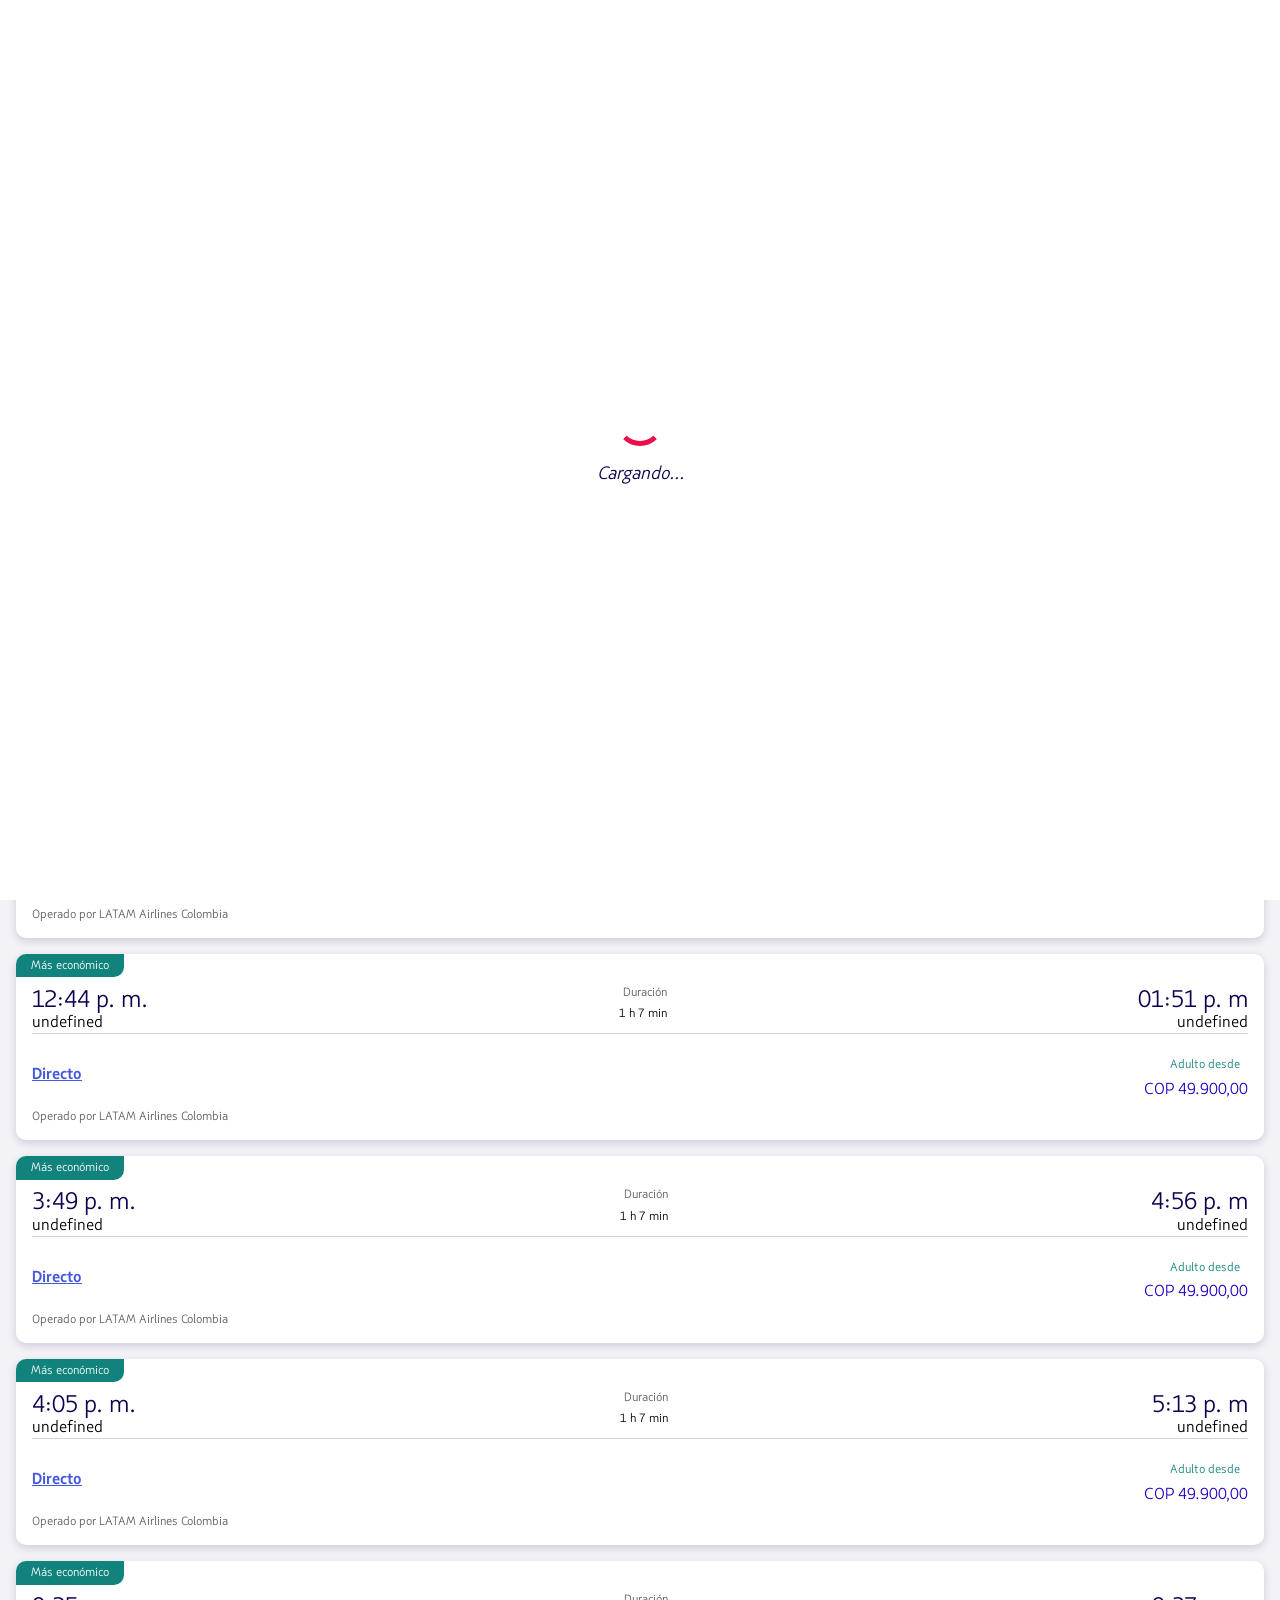
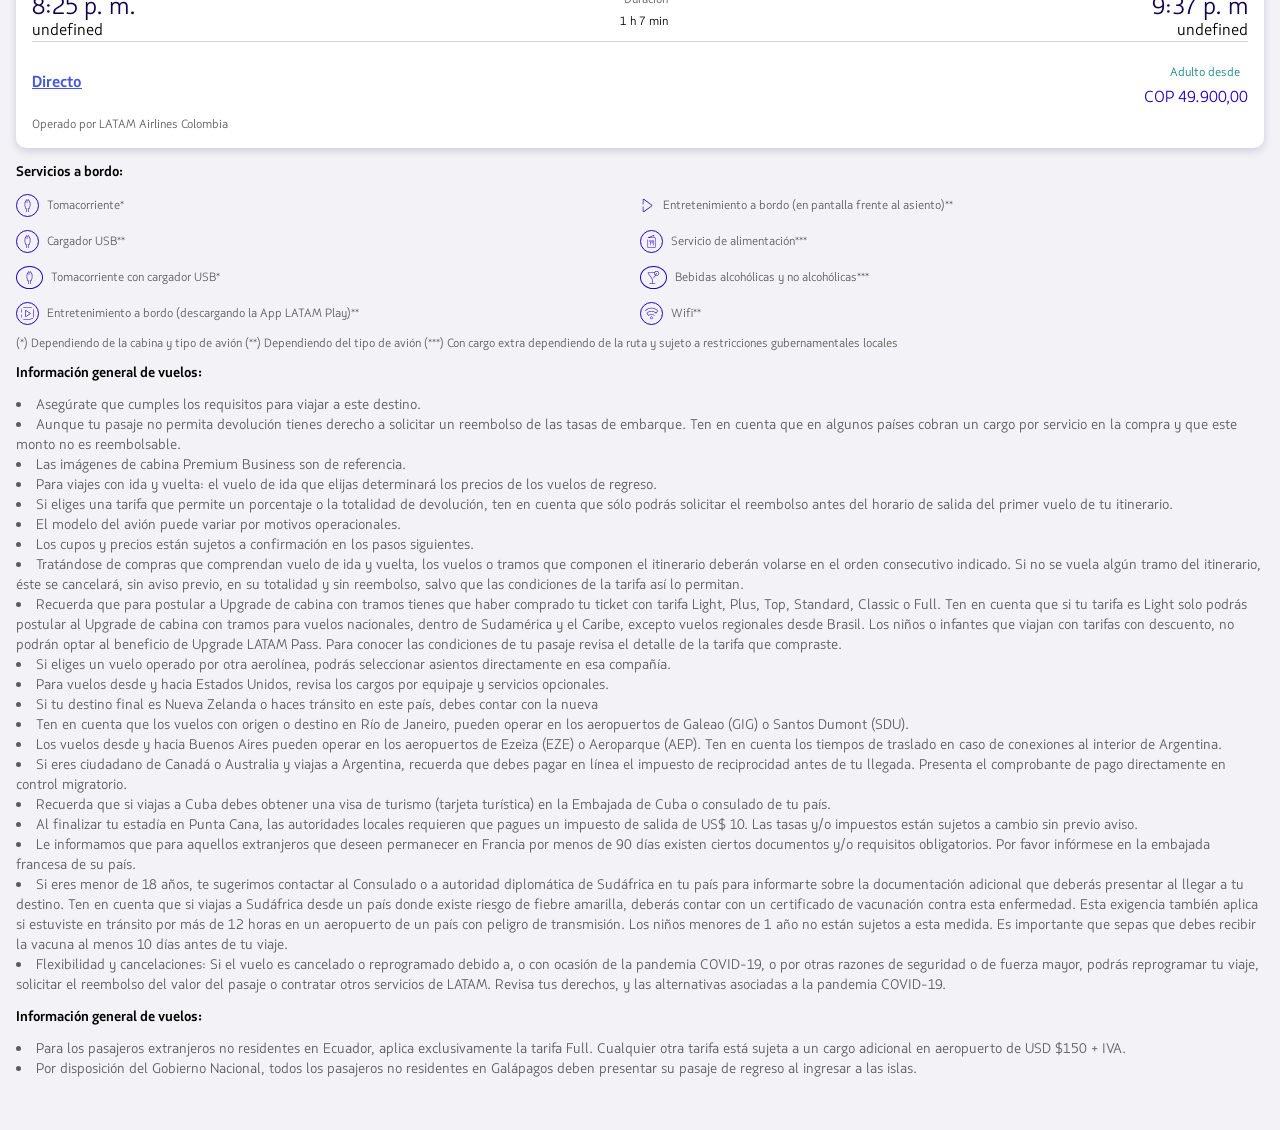
<file: Shad-main/select-flight-go.html>
<!DOCTYPE html>
<html lang="en">
<head>
    <meta charset="UTF-8">
    <meta name="viewport" content="width=device-width, initial-scale=1.0">
    <title>Selección de Vuelos | LTM Colombia</title>
    <link rel="shortcut icon" href="./assets/favicon.png" type="image/x-icon">

    <!-- CSS -->
    <link rel="stylesheet" href="./css/normalize.css">
    <link rel="stylesheet" href="./css/utils.css">
    <link rel="stylesheet" href="./css/main.css">
    <link rel="stylesheet" href="./css/hotel-datepicker.css">

    <!-- JS -->
    <script src="./js/functions.js"></script>
</head>
<body>

    <nav class="p-fixed border-box bg-deep-blue p-3">
        <div class="d-flex justify-space-between align-items-center">
            <div>
                <img width="105px" src="./assets/logos/LATAM_navbar.png">
            </div>
    
            <div class="d-flex justify-content-center align-items-center">
                <button class="btn-session">  
                    Iniciar sesión
                </button>
                <img class="navbar--hamburger" src="./assets/media/hamburger_a.png">
            </div>
        </div>
        <div class="mt-2 d-flex bg-gray rounded-white justify-space-between align-items-center" onclick="window.location.href = 'index.html'">
            <div class="pl-2">
                <p class="fs-5 fw-bolder tc-pink mt-2 mb-0" id="label-travel">Bogotá > Bucaramangaa</p>
                <p class="fs-5 fw-light tc-deep-blue mt-0 mb-1" id="label-dates">jue. 8 de feb a vie. 16 de feb</p>
            </div>
            <div class="border-left-bold pr-3 d-flex align-items-center">
                <svg class="pl-3 pr-3" viewBox="0 0 16 21" width="16" height="21" color="#2500c3"><path style="fill: currentColor;" d="M8.63396 7.93475C8.33208 8.1047 8.01006 8.24279 7.66792 8.34901C7.34591 8.43399 7.01384 8.47648 6.6717 8.47648C5.58491 8.47648 4.63899 8.06221 3.83396 7.23369C3.04906 6.38391 2.6566 5.38543 2.6566 4.23824C2.6566 3.09105 3.04906 2.10319 3.83396 1.27466C4.63899 0.424886 5.58491 0 6.6717 0C7.41635 0 8.10063 0.201821 8.72453 0.605463C9.34843 1.0091 9.83145 1.52959 10.1736 2.16692C10.3346 2.48558 10.4553 2.82549 10.5358 3.18665C10.6365 3.52656 10.6868 3.87709 10.6868 4.23824C10.6868 5.02428 10.4956 5.74659 10.1132 6.40516C9.73082 7.06373 9.23773 7.5736 8.63396 7.93475ZM9.75094 4.23824C9.75094 3.34598 9.44906 2.58118 8.84528 1.94385C8.24151 1.30653 7.51698 0.987861 6.6717 0.987861C5.82641 0.987861 5.10189 1.30653 4.49811 1.94385C3.89434 2.58118 3.59245 3.34598 3.59245 4.23824C3.59245 5.1305 3.89434 5.8953 4.49811 6.53263C5.10189 7.16995 5.82641 7.48862 6.6717 7.48862C7.51698 7.48862 8.24151 7.16995 8.84528 6.53263C9.44906 5.8953 9.75094 5.1305 9.75094 4.23824ZM0.935849 20.4901C0.935849 20.6388 0.885535 20.7663 0.784906 20.8725C0.704403 20.9575 0.593711 21 0.452831 21C0.332076 21 0.221384 20.9575 0.120755 20.8725C0.0402516 20.7663 0 20.6388 0 20.4901V13.7026C0 13.5964 0.0201258 13.5008 0.0603775 13.4158C0.120755 13.3308 0.201258 13.2671 0.301887 13.2246L13.3736 8.25341C14.1182 7.95599 14.7421 7.98786 15.2453 8.34901C15.7484 8.68892 16 9.24127 16 10.0061V20.4583C16 20.5857 15.9497 20.7026 15.8491 20.8088C15.7686 20.8938 15.6579 20.9363 15.517 20.9363C15.3761 20.9363 15.2654 20.8938 15.1849 20.8088C15.1044 20.7026 15.0641 20.5857 15.0641 20.4583V10.0061C15.0641 9.60243 14.9434 9.31563 14.7019 9.14567C14.4805 8.97572 14.1484 8.98634 13.7057 9.17754L0.935849 14.0531V20.4901Z"></path></svg>
                <span id="label-passengers" class="fs-2 tc-deep-blue">3</span>
            </div>
        </div>
    </nav>

    <main class="p-3 bg-gray" style="margin-top: 140px;">
        <div class="rounded-info bg-deep-blue bg-info d-flex align-items-start p-3">
            <img class="mr-2" width="24px" src="./assets/media/info_icon.png">
            <div>
                <p class="mt-0 mb-0 tc-ocean lh-1">Visita nuestro <a class="fw-bold tc-ocean" href="">Centro de información COVID-19</a></p>
            </div>
        </div>

        <p id="label-select-flight" class="fw-lighter fs-2">Elige un <span class="tc-ocean" style="font-weight: 600;">vuelo de ida</span></p>
        <p class="m-0 fw-light tc-ocean">Ordenado por:  <span class="tc-ocean fw-bolder">Recomendado <svg xmlns="http://www.w3.org/2000/svg" fill="none" color="#e8114b" focusable="false" viewBox="0 0 32 32" width="15px" style="transform: rotate(90deg);"><path d="M8.16699 4.45004L19.2003 16L8.16699 27.55L10.5003 30L23.8336 16L10.5003 2L8.16699 4.45004Z" fill="currentColor"></path></svg></p>
        <p class="fs-6 tc-gray-smoke">El orden aplicará para tu vuelo de ida y vuelta</p>

        <div id="flights-list">

            <div class="card-flight mb-3">
                <span class="card-flight-label">Más económico</span>

                <div class="border-bottom p-3">
                    <div class="d-flex justify-space-between border-bottom mt-3">
                        <div>
                            <p class="m-0 fs-2 tc-ocean">4:40 a. m.</p>
                            <p class="m-0 fs-4">BOG</p>
                        </div>
                        <div class="d-flex align-items-end flex-column">
                            <p class=" mt-0 mb-1 fs-6 tc-gray-smoke">Duración</p>
                            <p class="fs-6 mt-0">1h 7 min</p>
                        </div>
                        <div class="d-flex align-items-end flex-column">
                            <p class="m-0 fs-2 tc-ocean">15:47 a. m.</p>
                            <p class="m-0 fs-4">BGA</p>
                        </div>
                    </div>
    
                    <div class="d-flex justify-space-between mt-3">
                        <div class="d-flex align-items-center">
                            <a class="fw-bolder tc-blue" href="">Directo</a>
                        </div>
                        <div class="d-flex align-items-center justify-content-start  flex-row">
                            <span class="tc-red fw-bold mr-1">Cerrar</span>
                            <svg class="tc-red" width="20px" xmlns="http://www.w3.org/2000/svg" fill="none" focusable="false" viewBox="0 0 32 32"><path d="M30 27.5829L27.1881 30.375L16 19.1869L4.79207 30.375L2 27.5829L13.1881 16.375L2 5.18685L4.79207 2.375L15.9802 13.5829L27.1881 2.375L30 5.18685L18.7921 16.375L30 27.5829Z" fill="currentColor"></path></svg>
                        </div>
                    </div>
    
                    <p class="tc-gray-smoke fs-6 mb-0">Operado por LATAM Airlines Colombia</p>
                </div>

                <div class="bg-gray p-1 d-flex border-bottom justify-space-between align-items-center">
                    <p class="tc-gray-smoke fs-6 mb-0 mt-0">Airbus A320 incluye</p>
                    <div>
                        <svg class="tc-ocean" width="12px" xmlns="http://www.w3.org/2000/svg" fill="none" focusable="false" viewBox="0 0 32 32"><path d="M22.9254 3.28794C22.0322 3.28794 21.2232 3.55557 20.5154 4.08245C19.8076 4.60934 19.3273 5.30347 19.0914 6.16488C19.0071 6.49105 18.9651 6.84231 18.9651 7.21865C18.9651 8.34769 19.3864 9.30108 20.229 10.0538L22.5126 6.85067C22.6221 6.71686 22.7569 6.62487 22.917 6.59141C23.0771 6.5496 23.2288 6.58305 23.3636 6.69177C23.4984 6.80049 23.5828 6.93431 23.6249 7.09321C23.667 7.26047 23.6332 7.40265 23.5237 7.53646L21.2402 10.7396C21.7879 10.9821 22.344 11.0992 22.917 11.0992C24.004 11.0992 24.9309 10.7228 25.6893 9.96178C26.4477 9.20909 26.8352 8.28913 26.8352 7.21028C26.8352 6.13143 26.4561 5.20311 25.6893 4.43369C24.9394 3.67264 24.0124 3.28794 22.9254 3.28794ZM22.9254 12.362C22.0828 12.362 21.2738 12.1697 20.5154 11.7933L16.8416 17.0203C16.7068 17.2127 16.5382 17.3047 16.3528 17.3047C16.3023 17.3047 16.2349 17.2879 16.1675 17.2628C16.1001 17.2377 16.0411 17.2043 15.9821 17.1792C15.8473 17.0705 15.7545 16.9283 15.7124 16.7527C15.6703 16.5771 15.7041 16.4182 15.8136 16.2844L19.4874 11.0992C18.9144 10.589 18.4764 10.0036 18.1646 9.33454C17.8528 8.67385 17.6927 7.96297 17.6927 7.21028V6.88413C17.6927 6.77541 17.7096 6.66668 17.7349 6.55795H5.28909C5.23853 6.55795 5.17939 6.58305 5.12883 6.64159C5.10355 6.66668 5.10355 6.70848 5.12883 6.75866L5.171 6.80049V6.8423L13.7827 18.9104C13.867 18.994 13.9093 19.1111 13.9093 19.27V28.7455L19.378 28.7873C19.5381 28.7873 19.6813 28.8459 19.8077 28.9462C19.9257 29.055 19.9931 29.2055 19.9931 29.3895C19.9931 29.5484 19.9341 29.6906 19.8077 29.816C19.6813 29.9331 19.5465 30 19.378 30H7.83387C7.66534 30 7.52209 29.9415 7.40412 29.816C7.28615 29.6989 7.21876 29.5567 7.21876 29.3895C7.21876 29.1971 7.27772 29.0466 7.40412 28.9211C7.52209 28.7957 7.67377 28.7371 7.83387 28.7371H12.6453V19.4206L4.20205 7.55318C4.00825 7.33573 3.90701 7.10156 3.87331 6.8423C3.84803 6.58304 3.89029 6.34887 3.99983 6.13142C4.10937 5.8638 4.27778 5.65472 4.51372 5.50418C4.74123 5.35365 5.01104 5.27839 5.31439 5.27839H18.0887C18.4679 4.30825 19.1083 3.51376 20.0099 2.91161C20.9116 2.3011 21.889 2 22.9507 2C23.9282 2 24.8129 2.24255 25.605 2.72762C26.397 3.21269 27.0121 3.84829 27.4587 4.63443C27.9053 5.42057 28.1329 6.26524 28.1329 7.18519C28.1329 8.15532 27.8886 9.04184 27.3999 9.83634C26.9112 10.6308 26.2707 11.2497 25.4871 11.6762C24.6613 12.1446 23.8186 12.362 22.9254 12.362Z" fill="currentColor"></path></svg>
                        <svg class="tc-ocean" width="12px" xmlns="http://www.w3.org/2000/svg" fill="none" focusable="false" viewBox="0 0 32 32"><path d="M12.4044 9.95942V22.0406L21.2708 16L12.4044 9.95942ZM13.0659 23.1674C12.8769 23.3051 12.6191 23.3741 12.3184 23.3741C12.0091 23.3741 11.7169 23.2622 11.442 23.0384C11.2186 22.8147 11.1072 22.5221 11.1072 22.1607V9.83002C11.1072 9.52025 11.2186 9.22809 11.442 8.95273C11.6568 8.75482 11.9149 8.64284 12.2156 8.61703C12.5077 8.59121 12.774 8.65983 13.0231 8.82332L22.0099 14.95C22.3708 15.1996 22.5511 15.5437 22.5511 15.9912C22.5511 16.4042 22.3708 16.757 22.0099 17.0323L13.0659 23.1674ZM18.7709 30H2.66996C2.47236 30 2.31766 29.9396 2.18878 29.8105C2.05991 29.6814 2 29.544 2 29.3719V18.7877C2 18.5898 2.05991 18.4349 2.18878 18.3058C2.31766 18.1853 2.47236 18.1167 2.66996 18.1167C2.8332 18.1167 2.97948 18.1767 3.10835 18.3058C3.22864 18.4349 3.28875 18.5898 3.28875 18.7877V28.7093H18.6421L28.7113 25.0867V3.29072H4.66349C4.2425 3.29072 3.90729 3.41974 3.66673 3.66928C3.41757 3.91882 3.28875 4.28002 3.28875 4.75328V13.2118C3.28875 13.4098 3.22864 13.5647 3.10835 13.6938C2.97948 13.8228 2.8418 13.8833 2.66996 13.8833C2.47236 13.8833 2.31766 13.8228 2.18878 13.6938C2.05991 13.5647 2 13.4098 2 13.2118V4.75328C2 3.91861 2.24926 3.25598 2.74757 2.7483C3.24589 2.24922 3.89024 2 4.66349 2H29.3728C29.5361 2 29.6823 2.06 29.8112 2.18907C29.9401 2.31814 30 2.45604 30 2.62813V25.5426C30 25.6802 29.9569 25.8093 29.8796 25.9211C29.7937 26.033 29.6993 26.102 29.5876 26.1278L19.0201 29.9567C18.9943 29.9825 18.9598 30 18.9169 30H18.7709Z" fill="currentColor"></path></svg>
                        <svg class="tc-ocean" width="12px" xmlns="http://www.w3.org/2000/svg" fill="none" focusable="false" viewBox="0 0 32 32"><path d="M19.9681 24.271C19.839 24.271 19.7235 24.2269 19.6216 24.1313C19.5196 24.0357 19.4721 23.9033 19.4721 23.7415V14.1957H18.779C18.6499 14.1957 18.5615 14.2178 18.5208 14.2693C18.4732 14.3208 18.4461 14.4237 18.4189 14.5928L17.7258 18.7921H18.3849C18.5412 18.7921 18.6635 18.8436 18.7654 18.9539C18.8673 19.0642 18.9149 19.1893 18.9149 19.329C18.9149 19.4981 18.8673 19.6305 18.7654 19.7408C18.6703 19.8438 18.5412 19.9026 18.3849 19.9026H17.1008C16.9445 19.9026 16.8154 19.8291 16.7067 19.6894C16.5979 19.5717 16.5639 19.4319 16.6046 19.2628L17.3929 14.4531C17.5016 13.5486 17.9637 13.0999 18.7722 13.0999H19.9545C20.0836 13.0999 20.2059 13.1588 20.3146 13.2765C20.4233 13.3941 20.4777 13.5265 20.4777 13.6662V23.7489C20.4777 23.9107 20.43 24.0431 20.3348 24.1387C20.2465 24.2196 20.1176 24.271 19.9681 24.271ZM13.5811 24.3078C13.452 24.3078 13.3365 24.2563 13.2346 24.146C13.1326 24.0357 13.0851 23.9033 13.0851 23.7342V18.2479C13.0851 17.9832 13.1735 17.8214 13.3502 17.7478L14.6955 16.9977V13.6515C14.6955 13.4824 14.743 13.35 14.845 13.2397C14.9469 13.1294 15.0624 13.0779 15.1915 13.0779C15.3478 13.0779 15.4701 13.1294 15.572 13.2397C15.6739 13.35 15.7215 13.4824 15.7215 13.6515V17.3213C15.7215 17.5346 15.6194 17.7037 15.4224 17.8214L14.1043 18.5715V23.7342C14.1043 23.896 14.0567 24.0357 13.9548 24.146C13.8597 24.249 13.7374 24.3078 13.5811 24.3078ZM13.3162 16.6079C13.1599 16.6079 13.0376 16.5564 12.9356 16.4461C12.8337 16.3358 12.7862 16.2108 12.7862 16.0711V13.6515C12.7862 13.4824 12.8337 13.35 12.9356 13.2397C13.0376 13.1294 13.1599 13.0779 13.3162 13.0779C13.4521 13.0779 13.5608 13.1294 13.6627 13.2397C13.7578 13.35 13.8122 13.4824 13.8122 13.6515V16.0711C13.8122 16.2108 13.7646 16.3358 13.6627 16.4461C13.5676 16.5564 13.4521 16.6079 13.3162 16.6079ZM11.5767 16.6079C11.4205 16.6079 11.2981 16.5564 11.1962 16.4461C11.0943 16.3358 11.0467 16.2108 11.0467 16.0711V13.6515C11.0467 13.4824 11.0943 13.35 11.1962 13.2397C11.2981 13.1294 11.4205 13.0779 11.5767 13.0779C11.7126 13.0779 11.8213 13.1294 11.9233 13.2397C12.0184 13.35 12.0727 13.4824 12.0727 13.6515V16.0711C12.0727 16.2108 12.0252 16.3358 11.9233 16.4461C11.8213 16.5564 11.7058 16.6079 11.5767 16.6079ZM22.5975 30H8.0572C7.90093 30 7.77178 29.9412 7.66306 29.8235C7.55435 29.7058 7.5 29.5587 7.5 29.3969V12.2321C7.5 12.063 7.55435 11.9233 7.66306 11.8056C7.77178 11.6879 7.90772 11.6291 8.0572 11.6291C8.23386 11.6291 8.37646 11.6879 8.48518 11.8056C8.59389 11.9233 8.64824 12.063 8.64824 12.2321V28.7939H22.5975C23.1207 28.7939 23.3858 28.4997 23.3858 27.904V8.74623H8.77746C8.64837 8.74623 8.53285 8.69475 8.43093 8.6065C8.32902 8.5109 8.26785 8.39324 8.24747 8.24615C8.17952 7.91521 8.28822 7.68722 8.57359 7.56955L20.9125 2.04651C21.1095 1.97296 21.2862 1.98768 21.4356 2.08329C21.6123 2.23037 21.7006 2.40686 21.7006 2.62014V5.25297C21.7006 5.42212 21.6462 5.56184 21.5375 5.6795C21.4288 5.79717 21.2862 5.85602 21.1095 5.85602C20.9532 5.85602 20.8241 5.79717 20.7154 5.6795C20.6067 5.56184 20.5523 5.41476 20.5523 5.25297V3.50265L11.6039 7.52543H23.9428C24.0923 7.52543 24.2282 7.58425 24.3369 7.70192C24.4457 7.81959 24.5 7.96669 24.5 8.12848V27.8967C24.5 28.5145 24.3233 29.0219 23.97 29.4117C23.6303 29.8088 23.1682 30 22.5975 30Z" fill="currentColor"></path></svg>
                        <svg class="tc-ocean" width="12px" xmlns="http://www.w3.org/2000/svg" fill="none" focusable="false" viewBox="0 0 32 32"><path d="M13.8855 29.9781C13.7083 29.9781 13.5698 29.9266 13.462 29.8165C13.3464 29.7064 13.2927 29.5742 13.2927 29.4053V23.2537H12.06C11.9368 23.2537 11.8135 23.2097 11.7057 23.129C11.5901 23.0482 11.5285 22.9453 11.4977 22.8279L9.93359 16.9257V10.1353C9.93359 9.61413 10.08 9.18854 10.365 8.8582C10.6501 8.52785 11.043 8.31488 11.536 8.21945V6.04053C11.536 5.90105 11.5978 5.76907 11.7211 5.65162C11.8444 5.53416 11.983 5.47526 12.1371 5.47526H19.8559C20.0331 5.47526 20.1718 5.52681 20.2873 5.63692C20.4029 5.74704 20.457 5.87922 20.457 6.04806V8.19005H21.5046C21.6586 8.19005 21.7898 8.24894 21.8977 8.35171C22.0132 8.46183 22.0669 8.59365 22.0669 8.76249V16.9404C22.0438 17.1093 21.8589 17.8214 21.5046 19.0767C21.1579 20.3321 20.9192 21.1468 20.7959 21.5285V21.602C20.5956 22.1232 20.426 22.4829 20.2719 22.6884C20.1255 22.8866 19.9329 23.0407 19.6941 23.1361C19.4553 23.2316 19.1857 23.2756 18.8929 23.2756H18.6311V29.4276C18.6311 29.5964 18.5695 29.7282 18.4539 29.8383C18.3461 29.9485 18.2153 30 18.0612 30C17.884 30 17.7453 29.9485 17.6298 29.8383C17.5219 29.7282 17.4601 29.5964 17.4601 29.4276V23.2756H16.8286C16.6591 23.2756 16.5127 23.2244 16.3971 23.1143C16.2893 23.0042 16.2275 22.872 16.2275 22.7031C16.2275 22.5637 16.2893 22.4387 16.3971 22.3286C16.5127 22.2258 16.6514 22.1673 16.8286 22.1673H18.8779C19.1013 22.1673 19.2473 22.1233 19.3244 22.0278C19.3937 21.9324 19.5094 21.6679 19.6558 21.2421L19.6941 21.169C19.8174 20.8386 20.0333 20.1046 20.3261 18.9667C20.6188 17.8289 20.8114 17.0948 20.8884 16.7644V9.29837H19.8408C19.6945 9.29837 19.5633 9.24718 19.4477 9.13707C19.3399 9.02695 19.2781 8.90197 19.2781 8.76249V6.58393H12.6762V8.19722H16.6668C16.844 8.19722 16.9827 8.25611 17.0983 8.35888C17.2138 8.469 17.2675 8.60118 17.2675 8.77002C17.2675 8.9095 17.2138 9.03412 17.0983 9.14424C16.9904 9.25435 16.844 9.30589 16.6668 9.30589H11.9291C11.359 9.30589 11.0737 9.59231 11.0737 10.1576V16.7716L12.4915 22.1744H13.9088C14.0629 22.1744 14.1937 22.226 14.3015 22.3361C14.4094 22.4462 14.4712 22.5708 14.4712 22.7103V29.4276C14.4712 29.5964 14.4094 29.7282 14.3015 29.8383C14.2014 29.9264 14.0627 29.9781 13.8855 29.9781Z" fill="currentColor"></path><path d="M17.0749 4.23168C17.1905 4.34179 17.3216 4.39334 17.468 4.39334C17.6452 4.39334 17.7839 4.34179 17.8994 4.23168C18.015 4.12156 18.0687 3.98938 18.0687 3.82054V2.5728C18.0687 2.40395 18.015 2.26443 17.8994 2.16166C17.7839 2.05154 17.6452 2 17.468 2C17.3139 2 17.1828 2.05154 17.0749 2.16166C16.9594 2.27177 16.9056 2.40395 16.9056 2.5728V3.82054C16.9056 3.98938 16.9594 4.12156 17.0749 4.23168Z" fill="currentColor"></path><path d="M14.1322 4.23168C14.2401 4.34179 14.3863 4.39334 14.5558 4.39334C14.7099 4.39334 14.841 4.34179 14.9489 4.23168C15.0567 4.12156 15.1181 3.98938 15.1181 3.82054V2.5728C15.1181 2.40395 15.0644 2.26443 14.9489 2.16166C14.841 2.05154 14.7099 2 14.5558 2C14.3863 2 14.2478 2.05154 14.1322 2.16166C14.0167 2.27177 13.9626 2.40395 13.9626 2.5728V3.82054C13.9626 3.98938 14.0167 4.12156 14.1322 4.23168Z" fill="currentColor"></path><path d="M13.8855 29.9781C13.7083 29.9781 13.5698 29.9266 13.462 29.8165C13.3464 29.7064 13.2927 29.5742 13.2927 29.4053V23.2537H12.06C11.9368 23.2537 11.8135 23.2097 11.7057 23.129C11.5901 23.0482 11.5285 22.9453 11.4977 22.8279L9.93359 16.9257V10.1353C9.93359 9.61413 10.08 9.18854 10.365 8.8582C10.6501 8.52785 11.043 8.31488 11.536 8.21945V6.04053C11.536 5.90105 11.5978 5.76907 11.7211 5.65162C11.8444 5.53416 11.983 5.47526 12.1371 5.47526H19.8559C20.0331 5.47526 20.1718 5.52681 20.2873 5.63692C20.4029 5.74704 20.457 5.87922 20.457 6.04806V8.19005H21.5046C21.6586 8.19005 21.7898 8.24894 21.8977 8.35171C22.0132 8.46183 22.0669 8.59365 22.0669 8.76249V16.9404C22.0438 17.1093 21.8589 17.8214 21.5046 19.0767C21.1579 20.3321 20.9192 21.1468 20.7959 21.5285V21.602C20.5956 22.1232 20.426 22.4829 20.2719 22.6884C20.1255 22.8866 19.9329 23.0407 19.6941 23.1361C19.4553 23.2316 19.1857 23.2756 18.8929 23.2756H18.6311V29.4276C18.6311 29.5964 18.5695 29.7282 18.4539 29.8383C18.3461 29.9485 18.2153 30 18.0612 30C17.884 30 17.7453 29.9485 17.6298 29.8383C17.5219 29.7282 17.4601 29.5964 17.4601 29.4276V23.2756H16.8286C16.6591 23.2756 16.5127 23.2244 16.3971 23.1143C16.2893 23.0042 16.2275 22.872 16.2275 22.7031C16.2275 22.5637 16.2893 22.4387 16.3971 22.3286C16.5127 22.2258 16.6514 22.1673 16.8286 22.1673H18.8779C19.1013 22.1673 19.2473 22.1233 19.3244 22.0278C19.3937 21.9324 19.5094 21.6679 19.6558 21.2421L19.6941 21.169C19.8174 20.8386 20.0333 20.1046 20.3261 18.9667C20.6188 17.8289 20.8114 17.0948 20.8884 16.7644V9.29837H19.8408C19.6945 9.29837 19.5633 9.24718 19.4477 9.13707C19.3399 9.02695 19.2781 8.90197 19.2781 8.76249V6.58393H12.6762V8.19722H16.6668C16.844 8.19722 16.9827 8.25611 17.0983 8.35888C17.2138 8.469 17.2675 8.60118 17.2675 8.77002C17.2675 8.9095 17.2138 9.03412 17.0983 9.14424C16.9904 9.25435 16.844 9.30589 16.6668 9.30589H11.9291C11.359 9.30589 11.0737 9.59231 11.0737 10.1576V16.7716L12.4915 22.1744H13.9088C14.0629 22.1744 14.1937 22.226 14.3015 22.3361C14.4094 22.4462 14.4712 22.5708 14.4712 22.7103V29.4276C14.4712 29.5964 14.4094 29.7282 14.3015 29.8383C14.2014 29.9264 14.0627 29.9781 13.8855 29.9781Z" stroke="currentColor" stroke-width="0.0666667"></path><path d="M17.0749 4.23168C17.1905 4.34179 17.3216 4.39334 17.468 4.39334C17.6452 4.39334 17.7839 4.34179 17.8994 4.23168C18.015 4.12156 18.0687 3.98938 18.0687 3.82054V2.5728C18.0687 2.40395 18.015 2.26443 17.8994 2.16166C17.7839 2.05154 17.6452 2 17.468 2C17.3139 2 17.1828 2.05154 17.0749 2.16166C16.9594 2.27177 16.9056 2.40395 16.9056 2.5728V3.82054C16.9056 3.98938 16.9594 4.12156 17.0749 4.23168Z" stroke="currentColor" stroke-width="0.0666667"></path><path d="M14.1322 4.23168C14.2401 4.34179 14.3863 4.39334 14.5558 4.39334C14.7099 4.39334 14.841 4.34179 14.9489 4.23168C15.0567 4.12156 15.1181 3.98938 15.1181 3.82054V2.5728C15.1181 2.40395 15.0644 2.26443 14.9489 2.16166C14.841 2.05154 14.7099 2 14.5558 2C14.3863 2 14.2478 2.05154 14.1322 2.16166C14.0167 2.27177 13.9626 2.40395 13.9626 2.5728V3.82054C13.9626 3.98938 14.0167 4.12156 14.1322 4.23168Z" stroke="currentColor" stroke-width="0.0666667"></path></svg>
                        <svg class="tc-ocean" width="12px" xmlns="http://www.w3.org/2000/svg" fill="none" focusable="false" viewBox="0 0 32 32"><path d="M8.92867 6.56295L8.91514 6.53249C6.64047 7.54243 4.66776 8.95967 2.99081 10.7759C2.87276 10.8948 2.73435 10.9532 2.58124 10.9532C2.42541 10.9532 2.30307 10.9085 2.20985 10.8145C2.09168 10.6953 2.03333 10.5552 2.03333 10.4004C2.03333 10.2431 2.07771 10.12 2.17793 10.0261L2.178 10.0262L2.17973 10.0243C3.95132 8.08953 6.04728 6.58382 8.45336 5.50714C10.8593 4.43833 13.3817 3.90003 16.0042 3.90003C18.6266 3.90003 21.1405 4.43833 23.5543 5.50718C25.968 6.57601 28.057 8.08167 29.8285 10.0243L29.8285 10.0243L29.8295 10.0253C29.9239 10.1204 29.9667 10.2291 29.9667 10.3613C29.9667 10.4953 29.9304 10.6052 29.8577 10.7006L29.857 10.7015L26.1758 15.891L26.1755 15.8915C26.0814 16.0303 25.9447 16.1034 25.7535 16.1034C25.5847 16.1034 25.4462 16.0448 25.3286 15.9267C24.171 14.5403 22.7803 13.4592 21.1489 12.6836L21.1488 12.6836C19.517 11.9156 17.7988 11.5237 15.9958 11.5237C14.2629 11.5237 12.616 11.8763 11.0462 12.5816L11.0461 12.5817C9.47662 13.2947 8.11665 14.2743 6.96651 15.5439L6.94853 15.5637L6.96404 15.5855L9.92396 19.7512L9.94876 19.7861L9.97651 19.7535C10.7252 18.874 11.6205 18.1892 12.6701 17.6989C13.7197 17.2086 14.8228 16.9594 15.9958 16.9594C17.3156 16.9594 18.5502 17.2708 19.6922 17.8856L19.6923 17.8857C20.842 18.5004 21.7762 19.3482 22.4938 20.4297C22.5661 20.5466 22.5885 20.6867 22.5661 20.8447C22.5442 20.9991 22.4721 21.1238 22.356 21.2199C22.3121 21.2417 22.2555 21.2627 22.1998 21.2697L22.1998 21.2694L22.1959 21.2704C22.1356 21.2856 22.0842 21.2929 22.0413 21.2929C21.9332 21.2929 21.842 21.2722 21.7666 21.2314C21.6913 21.1907 21.6298 21.1291 21.5822 21.0441L21.5823 21.0441L21.5808 21.0418C20.9501 20.1074 20.14 19.369 19.151 18.835L19.1509 18.8349C18.1542 18.301 17.1103 18.0338 16.0042 18.0338C14.8981 18.0338 13.8464 18.3009 12.8574 18.835C11.8687 19.3688 11.0508 20.0991 10.4277 21.0415C10.3091 21.2057 10.1561 21.2929 9.96702 21.2929C9.85889 21.2929 9.76776 21.2722 9.6923 21.2314C9.61706 21.1907 9.55556 21.1291 9.50795 21.0441L9.50812 21.0441L9.50606 21.0412L5.8249 15.8519L5.82555 15.8514L5.82012 15.8465C5.7528 15.7854 5.72206 15.6873 5.72206 15.5506C5.72206 15.4179 5.75861 15.299 5.82556 15.1707C7.0697 13.6908 8.58349 12.5303 10.3527 11.7044C12.123 10.8781 14.0096 10.4572 16.0042 10.4572C17.8518 10.4572 19.6143 10.8235 21.284 11.5563C22.9538 12.2891 24.4148 13.3181 25.6671 14.6513L25.695 14.6809L25.7186 14.6477L28.6785 10.4821L28.6945 10.4596L28.6754 10.4397C27.0216 8.71709 25.0959 7.38603 22.8831 6.43863C20.6781 5.49122 18.3802 5.01349 16.0042 5.01349C13.5427 5.01349 11.1822 5.52246 8.9151 6.53251L8.92867 6.56295ZM8.92867 6.56295C6.65797 7.57113 4.68885 8.98584 3.01489 10.799L8.92867 6.56295ZM14.0518 27.2971L14.0516 27.2969C13.5158 26.7643 13.2554 26.1086 13.2554 25.3354C13.2554 24.586 13.5155 23.9459 14.0516 23.413L14.0519 23.4127C14.5801 22.8723 15.2294 22.6099 15.9958 22.6099C16.7385 22.6099 17.3734 22.8798 17.9021 23.4129C18.4307 23.946 18.6984 24.5863 18.6984 25.3354C18.6984 26.1084 18.4305 26.7642 17.9021 27.2971L17.9019 27.2972C17.3735 27.8378 16.7387 28.1 15.9958 28.1C15.2296 28.1 14.5802 27.8299 14.0518 27.2971ZM15.9958 23.7155C15.5377 23.7155 15.1495 23.8753 14.8332 24.1944C14.5174 24.5129 14.3512 24.8962 14.3512 25.3354C14.3512 25.7969 14.5088 26.1963 14.8332 26.5156C15.1499 26.8428 15.5382 26.9944 15.9958 26.9944C16.4312 26.9944 16.8122 26.8343 17.1282 26.5155C17.4445 26.1966 17.6102 25.7974 17.6102 25.3354C17.6102 24.8964 17.4519 24.5208 17.1282 24.1944C16.8122 23.8756 16.4312 23.7155 15.9958 23.7155Z" fill="currentColor" stroke="currentColor" stroke-width="0.0666667"></path></svg>
                    </div>
                </div>

                <div class="bg-gray p-2">
                    <div class="slider">
                        <div class="slides">

                          <div id="basic-seat">
                            <p class="fw-bolder fs-3 ml-3 mt-4">Basic</p>
                            <div class="container-seat-options p-3">
                                <div class="d-flex align-items-start mb-2">
                                    <svg class="tc-light-green" width="15px" xmlns="http://www.w3.org/2000/svg" fill="none" focusable="false" viewBox="0 0 32 32"><path d="M21.348 10.4841L13.48 18.3799L9.54602 14.3341L7.64196 16.336L13.494 22.314L23.336 12.374L21.348 10.4841ZM16 2C23.7 2 30 8.3 30 16C30 23.7 23.7 30 16 30C8.3 30 2 23.7 2 16C2 8.3 8.3 2 16 2Z" fill="currentColor"></path></svg>
                                    <span class="ml-1 fs-5 tc-gray-smoke">Bolso o mochila pequeña</span>
                                </div>
                                <div class="d-flex align-items-start mb-2">
                                    <svg class="tc-light-green" width="15px" xmlns="http://www.w3.org/2000/svg" fill="none" focusable="false" viewBox="0 0 32 32"><path d="M21.348 10.4841L13.48 18.3799L9.54602 14.3341L7.64196 16.336L13.494 22.314L23.336 12.374L21.348 10.4841ZM16 2C23.7 2 30 8.3 30 16C30 23.7 23.7 30 16 30C8.3 30 2 23.7 2 16C2 8.3 8.3 2 16 2Z" fill="currentColor"></path></svg>
                                    <span class="ml-1 fs-5 tc-gray-smoke">Cambio con cargo</span>
                                </div>
                                <div class="d-flex align-items-start mb-2">
                                    <svg class="tc-red" width="15px" xmlns="http://www.w3.org/2000/svg" fill="none" focusable="false" viewBox="0 0 32 32"><path d="M17.4014 18.8028H14.5986V7.59158H17.4014V18.8028ZM17.4014 24.4084H14.5986V21.6056H17.4014V24.4084ZM16 2C8.26427 2 2 8.27827 2 16C2 23.7217 8.27829 30 16 30C23.7217 30 30 23.7217 30 16C30 8.27827 23.7217 2 16 2Z" fill="currentColor"></path></svg>
                                    <span class="ml-1 fs-5 tc-gray-smoke">No aplican beneficios por categorías de socios</span>
                                </div>
                            </div>
                            <div class="d-flex flex-column align-items-center">
                                <p class="fs-3 fw-bolder tc-ocean m-0">COP 49.900,00</p>
                                <p class="fs-5 mt-0 mb-5 tc-gray-smoke">Por pasajero</p>
                                <a class="fw-lighter tc-blue mt-4" href="">Más detalles</a>
                            </div>

                            <div class="pl-3 pr-3 mt-3 mb-2">
                                <button class="btn-select-flight">
                                    Elegir
                                </button>
                            </div>
                          </div>

                          <div id="light-seat">
                            <p class="fw-bolder fs-3 ml-3 mt-4">Light</p>
                            <div class="container-seat-options p-3">
                                <div class="d-flex align-items-start mb-2">
                                    <svg class="tc-light-green" width="15px" xmlns="http://www.w3.org/2000/svg" fill="none" focusable="false" viewBox="0 0 32 32"><path d="M21.348 10.4841L13.48 18.3799L9.54602 14.3341L7.64196 16.336L13.494 22.314L23.336 12.374L21.348 10.4841ZM16 2C23.7 2 30 8.3 30 16C30 23.7 23.7 30 16 30C8.3 30 2 23.7 2 16C2 8.3 8.3 2 16 2Z" fill="currentColor"></path></svg>
                                    <span class="ml-1 fs-5 tc-gray-smoke">Bolso o mochila pequeña</span>
                                </div>
                                <div class="d-flex align-items-start mb-2">
                                    <svg class="tc-light-green" width="15px" xmlns="http://www.w3.org/2000/svg" fill="none" focusable="false" viewBox="0 0 32 32"><path d="M21.348 10.4841L13.48 18.3799L9.54602 14.3341L7.64196 16.336L13.494 22.314L23.336 12.374L21.348 10.4841ZM16 2C23.7 2 30 8.3 30 16C30 23.7 23.7 30 16 30C8.3 30 2 23.7 2 16C2 8.3 8.3 2 16 2Z" fill="currentColor"></path></svg>
                                    <span class="ml-1 fs-5 tc-gray-smoke">Equipaje de mano 10 kg</span>
                                </div>
                                <div class="d-flex align-items-start mb-2">
                                    <svg class="tc-light-green" width="15px" xmlns="http://www.w3.org/2000/svg" fill="none" focusable="false" viewBox="0 0 32 32"><path d="M21.348 10.4841L13.48 18.3799L9.54602 14.3341L7.64196 16.336L13.494 22.314L23.336 12.374L21.348 10.4841ZM16 2C23.7 2 30 8.3 30 16C30 23.7 23.7 30 16 30C8.3 30 2 23.7 2 16C2 8.3 8.3 2 16 2Z" fill="currentColor"></path></svg>
                                    <span class="ml-1 fs-5 tc-gray-smoke">Cambio con cargo</span>
                                </div>
                                <div class="d-flex align-items-start mb-2">
                                    <svg class="tc-light-green" width="15px" xmlns="http://www.w3.org/2000/svg" fill="none" focusable="false" viewBox="0 0 32 32"><path d="M21.348 10.4841L13.48 18.3799L9.54602 14.3341L7.64196 16.336L13.494 22.314L23.336 12.374L21.348 10.4841ZM16 2C23.7 2 30 8.3 30 16C30 23.7 23.7 30 16 30C8.3 30 2 23.7 2 16C2 8.3 8.3 2 16 2Z" fill="currentColor"></path></svg>
                                    <span class="ml-1 fs-5 tc-gray-smoke">Postulación a UPG con tramos</span>
                                </div>
                            </div>
                            <div class="d-flex flex-column align-items-center">
                                <p class="fs-3 fw-bolder tc-ocean m-0">COP 79.900,00</p>
                                <p class="fs-5 mt-0 mb-5 tc-gray-smoke">Por pasajero</p>
                                <a class="fw-lighter tc-blue mt-4" href="">Más detalles</a>
                            </div>

                            <div class="pl-3 pr-3 mt-3 mb-2">
                                <button class="btn-select-flight">
                                    Elegir
                                </button>
                            </div>
                          </div>

                          <div id="full-seat">
                            <p class="fw-bolder fs-3 ml-3 mt-4">Full</p>
                            <div class="container-seat-options p-3">
                                <div class="d-flex align-items-start mb-2">
                                    <svg class="tc-light-green" width="15px" xmlns="http://www.w3.org/2000/svg" fill="none" focusable="false" viewBox="0 0 32 32"><path d="M21.348 10.4841L13.48 18.3799L9.54602 14.3341L7.64196 16.336L13.494 22.314L23.336 12.374L21.348 10.4841ZM16 2C23.7 2 30 8.3 30 16C30 23.7 23.7 30 16 30C8.3 30 2 23.7 2 16C2 8.3 8.3 2 16 2Z" fill="currentColor"></path></svg>
                                    <span class="ml-1 fs-5 tc-gray-smoke">Bolso o mochila pequeña</span>
                                </div>
                                <div class="d-flex align-items-start mb-2">
                                    <svg class="tc-light-green" width="15px" xmlns="http://www.w3.org/2000/svg" fill="none" focusable="false" viewBox="0 0 32 32"><path d="M21.348 10.4841L13.48 18.3799L9.54602 14.3341L7.64196 16.336L13.494 22.314L23.336 12.374L21.348 10.4841ZM16 2C23.7 2 30 8.3 30 16C30 23.7 23.7 30 16 30C8.3 30 2 23.7 2 16C2 8.3 8.3 2 16 2Z" fill="currentColor"></path></svg>
                                    <span class="ml-1 fs-5 tc-gray-smoke">Equipaje de mano 10 kg</span>
                                </div>
                                <div class="d-flex align-items-start mb-2">
                                    <svg class="tc-light-green" width="15px" xmlns="http://www.w3.org/2000/svg" fill="none" focusable="false" viewBox="0 0 32 32"><path d="M21.348 10.4841L13.48 18.3799L9.54602 14.3341L7.64196 16.336L13.494 22.314L23.336 12.374L21.348 10.4841ZM16 2C23.7 2 30 8.3 30 16C30 23.7 23.7 30 16 30C8.3 30 2 23.7 2 16C2 8.3 8.3 2 16 2Z" fill="currentColor"></path></svg>
                                    <span class="ml-1 fs-5 tc-gray-smoke">1 equipaje de bodega 23 kg</span>
                                </div>
                                <div class="d-flex align-items-start mb-2">
                                    <svg class="tc-light-green" width="15px" xmlns="http://www.w3.org/2000/svg" fill="none" focusable="false" viewBox="0 0 32 32"><path d="M21.348 10.4841L13.48 18.3799L9.54602 14.3341L7.64196 16.336L13.494 22.314L23.336 12.374L21.348 10.4841ZM16 2C23.7 2 30 8.3 30 16C30 23.7 23.7 30 16 30C8.3 30 2 23.7 2 16C2 8.3 8.3 2 16 2Z" fill="currentColor"></path></svg>
                                    <span class="ml-1 fs-5 tc-gray-smoke">Cambio sin cargo</span>
                                </div>
                                <div class="d-flex align-items-start mb-2">
                                    <svg class="tc-light-green" width="15px" xmlns="http://www.w3.org/2000/svg" fill="none" focusable="false" viewBox="0 0 32 32"><path d="M21.348 10.4841L13.48 18.3799L9.54602 14.3341L7.64196 16.336L13.494 22.314L23.336 12.374L21.348 10.4841ZM16 2C23.7 2 30 8.3 30 16C30 23.7 23.7 30 16 30C8.3 30 2 23.7 2 16C2 8.3 8.3 2 16 2Z" fill="currentColor"></path></svg>
                                    <span class="ml-1 fs-5 tc-gray-smoke">Selección de asiento</span>
                                </div>
                                <div class="d-flex align-items-start mb-2">
                                    <svg class="tc-light-green" width="15px" xmlns="http://www.w3.org/2000/svg" fill="none" focusable="false" viewBox="0 0 32 32"><path d="M21.348 10.4841L13.48 18.3799L9.54602 14.3341L7.64196 16.336L13.494 22.314L23.336 12.374L21.348 10.4841ZM16 2C23.7 2 30 8.3 30 16C30 23.7 23.7 30 16 30C8.3 30 2 23.7 2 16C2 8.3 8.3 2 16 2Z" fill="currentColor"></path></svg>
                                    <span class="ml-1 fs-5 tc-gray-smoke">Devolución total</span>
                                </div>
                                <div class="d-flex align-items-start mb-2">
                                    <svg class="tc-light-green" width="15px" xmlns="http://www.w3.org/2000/svg" fill="none" focusable="false" viewBox="0 0 32 32"><path d="M21.348 10.4841L13.48 18.3799L9.54602 14.3341L7.64196 16.336L13.494 22.314L23.336 12.374L21.348 10.4841ZM16 2C23.7 2 30 8.3 30 16C30 23.7 23.7 30 16 30C8.3 30 2 23.7 2 16C2 8.3 8.3 2 16 2Z" fill="currentColor"></path></svg>
                                    <span class="ml-1 fs-5 tc-gray-smoke">Postulación a UPG con tramos</span>
                                </div>
                            </div>
                            <div class="d-flex flex-column align-items-center">
                                <p class="fs-3 fw-bolder tc-ocean m-0">COP 99.900,00</p>
                                <p class="fs-5 mt-0 mb-5 tc-gray-smoke">Por pasajero</p>
                                <a class="fw-lighter tc-blue mt-4" href="">Más detalles</a>
                            </div>

                            <div class="pl-3 pr-3 mt-3 mb-2">
                                <button class="btn-select-flight">
                                    Elegir
                                </button>
                            </div>
                          </div>

                        </div>
                      </div>
                </div>
            </div>

            <div class="card-flight p-3 mb-3">
                <span class="card-flight-label">Más económico</span>

                <div class="d-flex justify-space-between border-bottom mt-3">
                    <div>
                        <p class="m-0 fs-2 tc-ocean">4:40 a. m.</p>
                        <p class="m-0 fs-4">BOG</p>
                    </div>
                    <div class="d-flex align-items-end flex-column">
                        <p class=" mt-0 mb-1 fs-6 tc-gray-smoke">Duración</p>
                        <p class="fs-6 mt-0">1h 7 min</p>
                    </div>
                    <div class="d-flex align-items-end flex-column">
                        <p class="m-0 fs-2 tc-ocean">5:47 a. m.</p>
                        <p class="m-0 fs-4">BGA</p>
                    </div>
                </div>

                <div class="d-flex justify-space-between mt-3">
                    <div class="d-flex align-items-center">
                        <a class="fw-bolder tc-blue" href="">Directo</a>
                    </div>
                    <div class="d-flex align-items-end flex-column">
                        <p class="m-1 fs-6 tc-green">Adulto desde</p>
                        <p class="m-0 fs-4 tc-deep-blue">COP 179.900,00</p>
                    </div>
                </div>

                <p class="tc-gray-smoke fs-6 mb-0">Operado por LATAM Airlines Colombia</p>
            </div>
            
            <div class="card-flight p-3 mb-3">
                <span class="card-flight-label">Más económico</span>

                <div class="d-flex justify-space-between border-bottom mt-3">
                    <div>
                        <p class="m-0 fs-2 tc-ocean">4:40 a. m.</p>
                        <p class="m-0 fs-4">BOG</p>
                    </div>
                    <div class="d-flex align-items-end flex-column">
                        <p class=" mt-0 mb-1 fs-6 tc-gray-smoke">Duración</p>
                        <p class="fs-6 mt-0">1h 7 min</p>
                    </div>
                    <div class="d-flex align-items-end flex-column">
                        <p class="m-0 fs-2 tc-ocean">5:47 a. m.</p>
                        <p class="m-0 fs-4">BGA</p>
                    </div>
                </div>

                <div class="d-flex justify-space-between mt-3">
                    <div class="d-flex align-items-center">
                        <a class="fw-bolder tc-blue" href="">Directo</a>
                    </div>
                    <div class="d-flex align-items-end flex-column">
                        <p class="m-1 fs-6 tc-green">Adulto desde</p>
                        <p class="m-0 fs-4 tc-deep-blue">COP 249.900,00</p>
                    </div>
                </div>

                <p class="tc-gray-smoke fs-6 mb-0">Operado por LATAM Airlines Colombia</p>
            </div>

        </div>

        <p class="fs-5 fw-bolder">Servicios a bordo: </p>
        <div class="fs-6 tc-gray-smoke">

            <div class="services-group">
                <div class="d-flex align-items-center justify-content-start">
                    <svg xmlns="http://www.w3.org/2000/svg" width="15px" height="15px" class="rounded-icon tc-deep-blue" fill="none" focusable="false" viewBox="0 0 32 32"><path d="M13.8855 29.9781C13.7083 29.9781 13.5698 29.9266 13.462 29.8165C13.3464 29.7064 13.2927 29.5742 13.2927 29.4053V23.2537H12.06C11.9368 23.2537 11.8135 23.2097 11.7057 23.129C11.5901 23.0482 11.5285 22.9453 11.4977 22.8279L9.93359 16.9257V10.1353C9.93359 9.61413 10.08 9.18854 10.365 8.8582C10.6501 8.52785 11.043 8.31488 11.536 8.21945V6.04053C11.536 5.90105 11.5978 5.76907 11.7211 5.65162C11.8444 5.53416 11.983 5.47526 12.1371 5.47526H19.8559C20.0331 5.47526 20.1718 5.52681 20.2873 5.63692C20.4029 5.74704 20.457 5.87922 20.457 6.04806V8.19005H21.5046C21.6586 8.19005 21.7898 8.24894 21.8977 8.35171C22.0132 8.46183 22.0669 8.59365 22.0669 8.76249V16.9404C22.0438 17.1093 21.8589 17.8214 21.5046 19.0767C21.1579 20.3321 20.9192 21.1468 20.7959 21.5285V21.602C20.5956 22.1232 20.426 22.4829 20.2719 22.6884C20.1255 22.8866 19.9329 23.0407 19.6941 23.1361C19.4553 23.2316 19.1857 23.2756 18.8929 23.2756H18.6311V29.4276C18.6311 29.5964 18.5695 29.7282 18.4539 29.8383C18.3461 29.9485 18.2153 30 18.0612 30C17.884 30 17.7453 29.9485 17.6298 29.8383C17.5219 29.7282 17.4601 29.5964 17.4601 29.4276V23.2756H16.8286C16.6591 23.2756 16.5127 23.2244 16.3971 23.1143C16.2893 23.0042 16.2275 22.872 16.2275 22.7031C16.2275 22.5637 16.2893 22.4387 16.3971 22.3286C16.5127 22.2258 16.6514 22.1673 16.8286 22.1673H18.8779C19.1013 22.1673 19.2473 22.1233 19.3244 22.0278C19.3937 21.9324 19.5094 21.6679 19.6558 21.2421L19.6941 21.169C19.8174 20.8386 20.0333 20.1046 20.3261 18.9667C20.6188 17.8289 20.8114 17.0948 20.8884 16.7644V9.29837H19.8408C19.6945 9.29837 19.5633 9.24718 19.4477 9.13707C19.3399 9.02695 19.2781 8.90197 19.2781 8.76249V6.58393H12.6762V8.19722H16.6668C16.844 8.19722 16.9827 8.25611 17.0983 8.35888C17.2138 8.469 17.2675 8.60118 17.2675 8.77002C17.2675 8.9095 17.2138 9.03412 17.0983 9.14424C16.9904 9.25435 16.844 9.30589 16.6668 9.30589H11.9291C11.359 9.30589 11.0737 9.59231 11.0737 10.1576V16.7716L12.4915 22.1744H13.9088C14.0629 22.1744 14.1937 22.226 14.3015 22.3361C14.4094 22.4462 14.4712 22.5708 14.4712 22.7103V29.4276C14.4712 29.5964 14.4094 29.7282 14.3015 29.8383C14.2014 29.9264 14.0627 29.9781 13.8855 29.9781Z" fill="currentColor"></path><path d="M17.0749 4.23168C17.1905 4.34179 17.3216 4.39334 17.468 4.39334C17.6452 4.39334 17.7839 4.34179 17.8994 4.23168C18.015 4.12156 18.0687 3.98938 18.0687 3.82054V2.5728C18.0687 2.40395 18.015 2.26443 17.8994 2.16166C17.7839 2.05154 17.6452 2 17.468 2C17.3139 2 17.1828 2.05154 17.0749 2.16166C16.9594 2.27177 16.9056 2.40395 16.9056 2.5728V3.82054C16.9056 3.98938 16.9594 4.12156 17.0749 4.23168Z" fill="currentColor"></path><path d="M14.1322 4.23168C14.2401 4.34179 14.3863 4.39334 14.5558 4.39334C14.7099 4.39334 14.841 4.34179 14.9489 4.23168C15.0567 4.12156 15.1181 3.98938 15.1181 3.82054V2.5728C15.1181 2.40395 15.0644 2.26443 14.9489 2.16166C14.841 2.05154 14.7099 2 14.5558 2C14.3863 2 14.2478 2.05154 14.1322 2.16166C14.0167 2.27177 13.9626 2.40395 13.9626 2.5728V3.82054C13.9626 3.98938 14.0167 4.12156 14.1322 4.23168Z" fill="currentColor"></path><path d="M13.8855 29.9781C13.7083 29.9781 13.5698 29.9266 13.462 29.8165C13.3464 29.7064 13.2927 29.5742 13.2927 29.4053V23.2537H12.06C11.9368 23.2537 11.8135 23.2097 11.7057 23.129C11.5901 23.0482 11.5285 22.9453 11.4977 22.8279L9.93359 16.9257V10.1353C9.93359 9.61413 10.08 9.18854 10.365 8.8582C10.6501 8.52785 11.043 8.31488 11.536 8.21945V6.04053C11.536 5.90105 11.5978 5.76907 11.7211 5.65162C11.8444 5.53416 11.983 5.47526 12.1371 5.47526H19.8559C20.0331 5.47526 20.1718 5.52681 20.2873 5.63692C20.4029 5.74704 20.457 5.87922 20.457 6.04806V8.19005H21.5046C21.6586 8.19005 21.7898 8.24894 21.8977 8.35171C22.0132 8.46183 22.0669 8.59365 22.0669 8.76249V16.9404C22.0438 17.1093 21.8589 17.8214 21.5046 19.0767C21.1579 20.3321 20.9192 21.1468 20.7959 21.5285V21.602C20.5956 22.1232 20.426 22.4829 20.2719 22.6884C20.1255 22.8866 19.9329 23.0407 19.6941 23.1361C19.4553 23.2316 19.1857 23.2756 18.8929 23.2756H18.6311V29.4276C18.6311 29.5964 18.5695 29.7282 18.4539 29.8383C18.3461 29.9485 18.2153 30 18.0612 30C17.884 30 17.7453 29.9485 17.6298 29.8383C17.5219 29.7282 17.4601 29.5964 17.4601 29.4276V23.2756H16.8286C16.6591 23.2756 16.5127 23.2244 16.3971 23.1143C16.2893 23.0042 16.2275 22.872 16.2275 22.7031C16.2275 22.5637 16.2893 22.4387 16.3971 22.3286C16.5127 22.2258 16.6514 22.1673 16.8286 22.1673H18.8779C19.1013 22.1673 19.2473 22.1233 19.3244 22.0278C19.3937 21.9324 19.5094 21.6679 19.6558 21.2421L19.6941 21.169C19.8174 20.8386 20.0333 20.1046 20.3261 18.9667C20.6188 17.8289 20.8114 17.0948 20.8884 16.7644V9.29837H19.8408C19.6945 9.29837 19.5633 9.24718 19.4477 9.13707C19.3399 9.02695 19.2781 8.90197 19.2781 8.76249V6.58393H12.6762V8.19722H16.6668C16.844 8.19722 16.9827 8.25611 17.0983 8.35888C17.2138 8.469 17.2675 8.60118 17.2675 8.77002C17.2675 8.9095 17.2138 9.03412 17.0983 9.14424C16.9904 9.25435 16.844 9.30589 16.6668 9.30589H11.9291C11.359 9.30589 11.0737 9.59231 11.0737 10.1576V16.7716L12.4915 22.1744H13.9088C14.0629 22.1744 14.1937 22.226 14.3015 22.3361C14.4094 22.4462 14.4712 22.5708 14.4712 22.7103V29.4276C14.4712 29.5964 14.4094 29.7282 14.3015 29.8383C14.2014 29.9264 14.0627 29.9781 13.8855 29.9781Z" stroke="currentColor" stroke-width="0.0666667"></path><path d="M17.0749 4.23168C17.1905 4.34179 17.3216 4.39334 17.468 4.39334C17.6452 4.39334 17.7839 4.34179 17.8994 4.23168C18.015 4.12156 18.0687 3.98938 18.0687 3.82054V2.5728C18.0687 2.40395 18.015 2.26443 17.8994 2.16166C17.7839 2.05154 17.6452 2 17.468 2C17.3139 2 17.1828 2.05154 17.0749 2.16166C16.9594 2.27177 16.9056 2.40395 16.9056 2.5728V3.82054C16.9056 3.98938 16.9594 4.12156 17.0749 4.23168Z" stroke="currentColor" stroke-width="0.0666667"></path><path d="M14.1322 4.23168C14.2401 4.34179 14.3863 4.39334 14.5558 4.39334C14.7099 4.39334 14.841 4.34179 14.9489 4.23168C15.0567 4.12156 15.1181 3.98938 15.1181 3.82054V2.5728C15.1181 2.40395 15.0644 2.26443 14.9489 2.16166C14.841 2.05154 14.7099 2 14.5558 2C14.3863 2 14.2478 2.05154 14.1322 2.16166C14.0167 2.27177 13.9626 2.40395 13.9626 2.5728V3.82054C13.9626 3.98938 14.0167 4.12156 14.1322 4.23168Z" stroke="currentColor" stroke-width="0.0666667"></path></svg>
                    <span class="ml-1">Tomacorriente*</span>
                </div>
                <div class="d-flex align-items-center justify-content-start">
                    <svg xmlns="http://www.w3.org/2000/svg" width="15px" height="15px" class="tc-deep-blue" fill="none" focusable="false" viewBox="0 0 32 32"><path d="M8.7101 29.6314C8.36465 29.8771 7.98372 30 7.5497 30C7.29283 30 7.0182 29.9149 6.73476 29.7732C6.19444 29.4423 5.91992 28.9224 5.91992 28.2135V18.6952C5.91992 18.4872 5.9819 18.3077 6.11476 18.1659C6.24763 18.0241 6.38936 17.958 6.56651 17.958C6.77024 17.958 6.92962 18.0241 7.06248 18.1659C7.19535 18.3077 7.25743 18.4778 7.25743 18.6952V28.2135C7.25743 28.3648 7.30174 28.4782 7.39032 28.5349C7.55862 28.6577 7.76228 28.6294 7.99258 28.4498L24.5476 16.4078C24.6893 16.3228 24.7601 16.1809 24.7601 15.9919C24.7601 15.8123 24.6804 15.6706 24.5032 15.5855L7.94825 3.54348C7.74452 3.42061 7.55862 3.39217 7.39032 3.45833C7.30174 3.5434 7.25743 3.66629 7.25743 3.82698V13.3453C7.25743 13.5249 7.19535 13.6856 7.06248 13.8274C6.93848 13.9692 6.77024 14.0259 6.56651 14.0259C6.39822 14.0259 6.24763 13.9597 6.11476 13.8274C5.99076 13.6856 5.91992 13.5249 5.91992 13.3453V3.82698C5.91992 3.08971 6.19444 2.56044 6.73476 2.22016C7.33708 1.88934 7.97487 1.92717 8.66577 2.36197L25.265 14.3945C25.8053 14.8199 26.0799 15.3586 26.0799 15.9919C26.0799 16.2943 26.0002 16.5969 25.8407 16.8899C25.6813 17.1829 25.4864 17.4192 25.265 17.5988L8.7101 29.6314Z" fill="currentColor" stroke="currentColor" stroke-width="0.08"></path></svg>
                    <span class="ml-1">Entretenimiento a bordo (en pantalla frente al asiento)**</span>
                </div>
            </div>
            <div class="services-group mt-2">
                <div class="d-flex align-items-center justify-content-start">
                    <svg xmlns="http://www.w3.org/2000/svg" width="15px" height="15px" class="rounded-icon tc-deep-blue" fill="none" focusable="false" viewBox="0 0 32 32"><path d="M13.8855 29.9781C13.7083 29.9781 13.5698 29.9266 13.462 29.8165C13.3464 29.7064 13.2927 29.5742 13.2927 29.4053V23.2537H12.06C11.9368 23.2537 11.8135 23.2097 11.7057 23.129C11.5901 23.0482 11.5285 22.9453 11.4977 22.8279L9.93359 16.9257V10.1353C9.93359 9.61413 10.08 9.18854 10.365 8.8582C10.6501 8.52785 11.043 8.31488 11.536 8.21945V6.04053C11.536 5.90105 11.5978 5.76907 11.7211 5.65162C11.8444 5.53416 11.983 5.47526 12.1371 5.47526H19.8559C20.0331 5.47526 20.1718 5.52681 20.2873 5.63692C20.4029 5.74704 20.457 5.87922 20.457 6.04806V8.19005H21.5046C21.6586 8.19005 21.7898 8.24894 21.8977 8.35171C22.0132 8.46183 22.0669 8.59365 22.0669 8.76249V16.9404C22.0438 17.1093 21.8589 17.8214 21.5046 19.0767C21.1579 20.3321 20.9192 21.1468 20.7959 21.5285V21.602C20.5956 22.1232 20.426 22.4829 20.2719 22.6884C20.1255 22.8866 19.9329 23.0407 19.6941 23.1361C19.4553 23.2316 19.1857 23.2756 18.8929 23.2756H18.6311V29.4276C18.6311 29.5964 18.5695 29.7282 18.4539 29.8383C18.3461 29.9485 18.2153 30 18.0612 30C17.884 30 17.7453 29.9485 17.6298 29.8383C17.5219 29.7282 17.4601 29.5964 17.4601 29.4276V23.2756H16.8286C16.6591 23.2756 16.5127 23.2244 16.3971 23.1143C16.2893 23.0042 16.2275 22.872 16.2275 22.7031C16.2275 22.5637 16.2893 22.4387 16.3971 22.3286C16.5127 22.2258 16.6514 22.1673 16.8286 22.1673H18.8779C19.1013 22.1673 19.2473 22.1233 19.3244 22.0278C19.3937 21.9324 19.5094 21.6679 19.6558 21.2421L19.6941 21.169C19.8174 20.8386 20.0333 20.1046 20.3261 18.9667C20.6188 17.8289 20.8114 17.0948 20.8884 16.7644V9.29837H19.8408C19.6945 9.29837 19.5633 9.24718 19.4477 9.13707C19.3399 9.02695 19.2781 8.90197 19.2781 8.76249V6.58393H12.6762V8.19722H16.6668C16.844 8.19722 16.9827 8.25611 17.0983 8.35888C17.2138 8.469 17.2675 8.60118 17.2675 8.77002C17.2675 8.9095 17.2138 9.03412 17.0983 9.14424C16.9904 9.25435 16.844 9.30589 16.6668 9.30589H11.9291C11.359 9.30589 11.0737 9.59231 11.0737 10.1576V16.7716L12.4915 22.1744H13.9088C14.0629 22.1744 14.1937 22.226 14.3015 22.3361C14.4094 22.4462 14.4712 22.5708 14.4712 22.7103V29.4276C14.4712 29.5964 14.4094 29.7282 14.3015 29.8383C14.2014 29.9264 14.0627 29.9781 13.8855 29.9781Z" fill="currentColor"></path><path d="M17.0749 4.23168C17.1905 4.34179 17.3216 4.39334 17.468 4.39334C17.6452 4.39334 17.7839 4.34179 17.8994 4.23168C18.015 4.12156 18.0687 3.98938 18.0687 3.82054V2.5728C18.0687 2.40395 18.015 2.26443 17.8994 2.16166C17.7839 2.05154 17.6452 2 17.468 2C17.3139 2 17.1828 2.05154 17.0749 2.16166C16.9594 2.27177 16.9056 2.40395 16.9056 2.5728V3.82054C16.9056 3.98938 16.9594 4.12156 17.0749 4.23168Z" fill="currentColor"></path><path d="M14.1322 4.23168C14.2401 4.34179 14.3863 4.39334 14.5558 4.39334C14.7099 4.39334 14.841 4.34179 14.9489 4.23168C15.0567 4.12156 15.1181 3.98938 15.1181 3.82054V2.5728C15.1181 2.40395 15.0644 2.26443 14.9489 2.16166C14.841 2.05154 14.7099 2 14.5558 2C14.3863 2 14.2478 2.05154 14.1322 2.16166C14.0167 2.27177 13.9626 2.40395 13.9626 2.5728V3.82054C13.9626 3.98938 14.0167 4.12156 14.1322 4.23168Z" fill="currentColor"></path><path d="M13.8855 29.9781C13.7083 29.9781 13.5698 29.9266 13.462 29.8165C13.3464 29.7064 13.2927 29.5742 13.2927 29.4053V23.2537H12.06C11.9368 23.2537 11.8135 23.2097 11.7057 23.129C11.5901 23.0482 11.5285 22.9453 11.4977 22.8279L9.93359 16.9257V10.1353C9.93359 9.61413 10.08 9.18854 10.365 8.8582C10.6501 8.52785 11.043 8.31488 11.536 8.21945V6.04053C11.536 5.90105 11.5978 5.76907 11.7211 5.65162C11.8444 5.53416 11.983 5.47526 12.1371 5.47526H19.8559C20.0331 5.47526 20.1718 5.52681 20.2873 5.63692C20.4029 5.74704 20.457 5.87922 20.457 6.04806V8.19005H21.5046C21.6586 8.19005 21.7898 8.24894 21.8977 8.35171C22.0132 8.46183 22.0669 8.59365 22.0669 8.76249V16.9404C22.0438 17.1093 21.8589 17.8214 21.5046 19.0767C21.1579 20.3321 20.9192 21.1468 20.7959 21.5285V21.602C20.5956 22.1232 20.426 22.4829 20.2719 22.6884C20.1255 22.8866 19.9329 23.0407 19.6941 23.1361C19.4553 23.2316 19.1857 23.2756 18.8929 23.2756H18.6311V29.4276C18.6311 29.5964 18.5695 29.7282 18.4539 29.8383C18.3461 29.9485 18.2153 30 18.0612 30C17.884 30 17.7453 29.9485 17.6298 29.8383C17.5219 29.7282 17.4601 29.5964 17.4601 29.4276V23.2756H16.8286C16.6591 23.2756 16.5127 23.2244 16.3971 23.1143C16.2893 23.0042 16.2275 22.872 16.2275 22.7031C16.2275 22.5637 16.2893 22.4387 16.3971 22.3286C16.5127 22.2258 16.6514 22.1673 16.8286 22.1673H18.8779C19.1013 22.1673 19.2473 22.1233 19.3244 22.0278C19.3937 21.9324 19.5094 21.6679 19.6558 21.2421L19.6941 21.169C19.8174 20.8386 20.0333 20.1046 20.3261 18.9667C20.6188 17.8289 20.8114 17.0948 20.8884 16.7644V9.29837H19.8408C19.6945 9.29837 19.5633 9.24718 19.4477 9.13707C19.3399 9.02695 19.2781 8.90197 19.2781 8.76249V6.58393H12.6762V8.19722H16.6668C16.844 8.19722 16.9827 8.25611 17.0983 8.35888C17.2138 8.469 17.2675 8.60118 17.2675 8.77002C17.2675 8.9095 17.2138 9.03412 17.0983 9.14424C16.9904 9.25435 16.844 9.30589 16.6668 9.30589H11.9291C11.359 9.30589 11.0737 9.59231 11.0737 10.1576V16.7716L12.4915 22.1744H13.9088C14.0629 22.1744 14.1937 22.226 14.3015 22.3361C14.4094 22.4462 14.4712 22.5708 14.4712 22.7103V29.4276C14.4712 29.5964 14.4094 29.7282 14.3015 29.8383C14.2014 29.9264 14.0627 29.9781 13.8855 29.9781Z" stroke="currentColor" stroke-width="0.0666667"></path><path d="M17.0749 4.23168C17.1905 4.34179 17.3216 4.39334 17.468 4.39334C17.6452 4.39334 17.7839 4.34179 17.8994 4.23168C18.015 4.12156 18.0687 3.98938 18.0687 3.82054V2.5728C18.0687 2.40395 18.015 2.26443 17.8994 2.16166C17.7839 2.05154 17.6452 2 17.468 2C17.3139 2 17.1828 2.05154 17.0749 2.16166C16.9594 2.27177 16.9056 2.40395 16.9056 2.5728V3.82054C16.9056 3.98938 16.9594 4.12156 17.0749 4.23168Z" stroke="currentColor" stroke-width="0.0666667"></path><path d="M14.1322 4.23168C14.2401 4.34179 14.3863 4.39334 14.5558 4.39334C14.7099 4.39334 14.841 4.34179 14.9489 4.23168C15.0567 4.12156 15.1181 3.98938 15.1181 3.82054V2.5728C15.1181 2.40395 15.0644 2.26443 14.9489 2.16166C14.841 2.05154 14.7099 2 14.5558 2C14.3863 2 14.2478 2.05154 14.1322 2.16166C14.0167 2.27177 13.9626 2.40395 13.9626 2.5728V3.82054C13.9626 3.98938 14.0167 4.12156 14.1322 4.23168Z" stroke="currentColor" stroke-width="0.0666667"></path></svg>
                    <span class="ml-1">Cargador USB**</span>
                </div>
                <div class="d-flex align-items-center justify-content-start">
                    <svg xmlns="http://www.w3.org/2000/svg" width="15px" height="15px" class="rounded-icon tc-deep-blue" fill="none" focusable="false" viewBox="0 0 32 32"><path d="M19.9681 24.271C19.839 24.271 19.7235 24.2269 19.6216 24.1313C19.5196 24.0357 19.4721 23.9033 19.4721 23.7415V14.1957H18.779C18.6499 14.1957 18.5615 14.2178 18.5208 14.2693C18.4732 14.3208 18.4461 14.4237 18.4189 14.5928L17.7258 18.7921H18.3849C18.5412 18.7921 18.6635 18.8436 18.7654 18.9539C18.8673 19.0642 18.9149 19.1893 18.9149 19.329C18.9149 19.4981 18.8673 19.6305 18.7654 19.7408C18.6703 19.8438 18.5412 19.9026 18.3849 19.9026H17.1008C16.9445 19.9026 16.8154 19.8291 16.7067 19.6894C16.5979 19.5717 16.5639 19.4319 16.6046 19.2628L17.3929 14.4531C17.5016 13.5486 17.9637 13.0999 18.7722 13.0999H19.9545C20.0836 13.0999 20.2059 13.1588 20.3146 13.2765C20.4233 13.3941 20.4777 13.5265 20.4777 13.6662V23.7489C20.4777 23.9107 20.43 24.0431 20.3348 24.1387C20.2465 24.2196 20.1176 24.271 19.9681 24.271ZM13.5811 24.3078C13.452 24.3078 13.3365 24.2563 13.2346 24.146C13.1326 24.0357 13.0851 23.9033 13.0851 23.7342V18.2479C13.0851 17.9832 13.1735 17.8214 13.3502 17.7478L14.6955 16.9977V13.6515C14.6955 13.4824 14.743 13.35 14.845 13.2397C14.9469 13.1294 15.0624 13.0779 15.1915 13.0779C15.3478 13.0779 15.4701 13.1294 15.572 13.2397C15.6739 13.35 15.7215 13.4824 15.7215 13.6515V17.3213C15.7215 17.5346 15.6194 17.7037 15.4224 17.8214L14.1043 18.5715V23.7342C14.1043 23.896 14.0567 24.0357 13.9548 24.146C13.8597 24.249 13.7374 24.3078 13.5811 24.3078ZM13.3162 16.6079C13.1599 16.6079 13.0376 16.5564 12.9356 16.4461C12.8337 16.3358 12.7862 16.2108 12.7862 16.0711V13.6515C12.7862 13.4824 12.8337 13.35 12.9356 13.2397C13.0376 13.1294 13.1599 13.0779 13.3162 13.0779C13.4521 13.0779 13.5608 13.1294 13.6627 13.2397C13.7578 13.35 13.8122 13.4824 13.8122 13.6515V16.0711C13.8122 16.2108 13.7646 16.3358 13.6627 16.4461C13.5676 16.5564 13.4521 16.6079 13.3162 16.6079ZM11.5767 16.6079C11.4205 16.6079 11.2981 16.5564 11.1962 16.4461C11.0943 16.3358 11.0467 16.2108 11.0467 16.0711V13.6515C11.0467 13.4824 11.0943 13.35 11.1962 13.2397C11.2981 13.1294 11.4205 13.0779 11.5767 13.0779C11.7126 13.0779 11.8213 13.1294 11.9233 13.2397C12.0184 13.35 12.0727 13.4824 12.0727 13.6515V16.0711C12.0727 16.2108 12.0252 16.3358 11.9233 16.4461C11.8213 16.5564 11.7058 16.6079 11.5767 16.6079ZM22.5975 30H8.0572C7.90093 30 7.77178 29.9412 7.66306 29.8235C7.55435 29.7058 7.5 29.5587 7.5 29.3969V12.2321C7.5 12.063 7.55435 11.9233 7.66306 11.8056C7.77178 11.6879 7.90772 11.6291 8.0572 11.6291C8.23386 11.6291 8.37646 11.6879 8.48518 11.8056C8.59389 11.9233 8.64824 12.063 8.64824 12.2321V28.7939H22.5975C23.1207 28.7939 23.3858 28.4997 23.3858 27.904V8.74623H8.77746C8.64837 8.74623 8.53285 8.69475 8.43093 8.6065C8.32902 8.5109 8.26785 8.39324 8.24747 8.24615C8.17952 7.91521 8.28822 7.68722 8.57359 7.56955L20.9125 2.04651C21.1095 1.97296 21.2862 1.98768 21.4356 2.08329C21.6123 2.23037 21.7006 2.40686 21.7006 2.62014V5.25297C21.7006 5.42212 21.6462 5.56184 21.5375 5.6795C21.4288 5.79717 21.2862 5.85602 21.1095 5.85602C20.9532 5.85602 20.8241 5.79717 20.7154 5.6795C20.6067 5.56184 20.5523 5.41476 20.5523 5.25297V3.50265L11.6039 7.52543H23.9428C24.0923 7.52543 24.2282 7.58425 24.3369 7.70192C24.4457 7.81959 24.5 7.96669 24.5 8.12848V27.8967C24.5 28.5145 24.3233 29.0219 23.97 29.4117C23.6303 29.8088 23.1682 30 22.5975 30Z" fill="currentColor"></path></svg>
                    <span class="ml-1">Servicio de alimentación***</span>
                </div>
            </div>
            <div class="services-group mt-2">
                <div class="d-flex align-items-center justify-content-start">
                    <svg xmlns="http://www.w3.org/2000/svg" width="19px" height="15px" class="rounded-icon tc-deep-blue" fill="none" focusable="false" viewBox="0 0 32 32"><path d="M13.8855 29.9781C13.7083 29.9781 13.5698 29.9266 13.462 29.8165C13.3464 29.7064 13.2927 29.5742 13.2927 29.4053V23.2537H12.06C11.9368 23.2537 11.8135 23.2097 11.7057 23.129C11.5901 23.0482 11.5285 22.9453 11.4977 22.8279L9.93359 16.9257V10.1353C9.93359 9.61413 10.08 9.18854 10.365 8.8582C10.6501 8.52785 11.043 8.31488 11.536 8.21945V6.04053C11.536 5.90105 11.5978 5.76907 11.7211 5.65162C11.8444 5.53416 11.983 5.47526 12.1371 5.47526H19.8559C20.0331 5.47526 20.1718 5.52681 20.2873 5.63692C20.4029 5.74704 20.457 5.87922 20.457 6.04806V8.19005H21.5046C21.6586 8.19005 21.7898 8.24894 21.8977 8.35171C22.0132 8.46183 22.0669 8.59365 22.0669 8.76249V16.9404C22.0438 17.1093 21.8589 17.8214 21.5046 19.0767C21.1579 20.3321 20.9192 21.1468 20.7959 21.5285V21.602C20.5956 22.1232 20.426 22.4829 20.2719 22.6884C20.1255 22.8866 19.9329 23.0407 19.6941 23.1361C19.4553 23.2316 19.1857 23.2756 18.8929 23.2756H18.6311V29.4276C18.6311 29.5964 18.5695 29.7282 18.4539 29.8383C18.3461 29.9485 18.2153 30 18.0612 30C17.884 30 17.7453 29.9485 17.6298 29.8383C17.5219 29.7282 17.4601 29.5964 17.4601 29.4276V23.2756H16.8286C16.6591 23.2756 16.5127 23.2244 16.3971 23.1143C16.2893 23.0042 16.2275 22.872 16.2275 22.7031C16.2275 22.5637 16.2893 22.4387 16.3971 22.3286C16.5127 22.2258 16.6514 22.1673 16.8286 22.1673H18.8779C19.1013 22.1673 19.2473 22.1233 19.3244 22.0278C19.3937 21.9324 19.5094 21.6679 19.6558 21.2421L19.6941 21.169C19.8174 20.8386 20.0333 20.1046 20.3261 18.9667C20.6188 17.8289 20.8114 17.0948 20.8884 16.7644V9.29837H19.8408C19.6945 9.29837 19.5633 9.24718 19.4477 9.13707C19.3399 9.02695 19.2781 8.90197 19.2781 8.76249V6.58393H12.6762V8.19722H16.6668C16.844 8.19722 16.9827 8.25611 17.0983 8.35888C17.2138 8.469 17.2675 8.60118 17.2675 8.77002C17.2675 8.9095 17.2138 9.03412 17.0983 9.14424C16.9904 9.25435 16.844 9.30589 16.6668 9.30589H11.9291C11.359 9.30589 11.0737 9.59231 11.0737 10.1576V16.7716L12.4915 22.1744H13.9088C14.0629 22.1744 14.1937 22.226 14.3015 22.3361C14.4094 22.4462 14.4712 22.5708 14.4712 22.7103V29.4276C14.4712 29.5964 14.4094 29.7282 14.3015 29.8383C14.2014 29.9264 14.0627 29.9781 13.8855 29.9781Z" fill="currentColor"></path><path d="M17.0749 4.23168C17.1905 4.34179 17.3216 4.39334 17.468 4.39334C17.6452 4.39334 17.7839 4.34179 17.8994 4.23168C18.015 4.12156 18.0687 3.98938 18.0687 3.82054V2.5728C18.0687 2.40395 18.015 2.26443 17.8994 2.16166C17.7839 2.05154 17.6452 2 17.468 2C17.3139 2 17.1828 2.05154 17.0749 2.16166C16.9594 2.27177 16.9056 2.40395 16.9056 2.5728V3.82054C16.9056 3.98938 16.9594 4.12156 17.0749 4.23168Z" fill="currentColor"></path><path d="M14.1322 4.23168C14.2401 4.34179 14.3863 4.39334 14.5558 4.39334C14.7099 4.39334 14.841 4.34179 14.9489 4.23168C15.0567 4.12156 15.1181 3.98938 15.1181 3.82054V2.5728C15.1181 2.40395 15.0644 2.26443 14.9489 2.16166C14.841 2.05154 14.7099 2 14.5558 2C14.3863 2 14.2478 2.05154 14.1322 2.16166C14.0167 2.27177 13.9626 2.40395 13.9626 2.5728V3.82054C13.9626 3.98938 14.0167 4.12156 14.1322 4.23168Z" fill="currentColor"></path><path d="M13.8855 29.9781C13.7083 29.9781 13.5698 29.9266 13.462 29.8165C13.3464 29.7064 13.2927 29.5742 13.2927 29.4053V23.2537H12.06C11.9368 23.2537 11.8135 23.2097 11.7057 23.129C11.5901 23.0482 11.5285 22.9453 11.4977 22.8279L9.93359 16.9257V10.1353C9.93359 9.61413 10.08 9.18854 10.365 8.8582C10.6501 8.52785 11.043 8.31488 11.536 8.21945V6.04053C11.536 5.90105 11.5978 5.76907 11.7211 5.65162C11.8444 5.53416 11.983 5.47526 12.1371 5.47526H19.8559C20.0331 5.47526 20.1718 5.52681 20.2873 5.63692C20.4029 5.74704 20.457 5.87922 20.457 6.04806V8.19005H21.5046C21.6586 8.19005 21.7898 8.24894 21.8977 8.35171C22.0132 8.46183 22.0669 8.59365 22.0669 8.76249V16.9404C22.0438 17.1093 21.8589 17.8214 21.5046 19.0767C21.1579 20.3321 20.9192 21.1468 20.7959 21.5285V21.602C20.5956 22.1232 20.426 22.4829 20.2719 22.6884C20.1255 22.8866 19.9329 23.0407 19.6941 23.1361C19.4553 23.2316 19.1857 23.2756 18.8929 23.2756H18.6311V29.4276C18.6311 29.5964 18.5695 29.7282 18.4539 29.8383C18.3461 29.9485 18.2153 30 18.0612 30C17.884 30 17.7453 29.9485 17.6298 29.8383C17.5219 29.7282 17.4601 29.5964 17.4601 29.4276V23.2756H16.8286C16.6591 23.2756 16.5127 23.2244 16.3971 23.1143C16.2893 23.0042 16.2275 22.872 16.2275 22.7031C16.2275 22.5637 16.2893 22.4387 16.3971 22.3286C16.5127 22.2258 16.6514 22.1673 16.8286 22.1673H18.8779C19.1013 22.1673 19.2473 22.1233 19.3244 22.0278C19.3937 21.9324 19.5094 21.6679 19.6558 21.2421L19.6941 21.169C19.8174 20.8386 20.0333 20.1046 20.3261 18.9667C20.6188 17.8289 20.8114 17.0948 20.8884 16.7644V9.29837H19.8408C19.6945 9.29837 19.5633 9.24718 19.4477 9.13707C19.3399 9.02695 19.2781 8.90197 19.2781 8.76249V6.58393H12.6762V8.19722H16.6668C16.844 8.19722 16.9827 8.25611 17.0983 8.35888C17.2138 8.469 17.2675 8.60118 17.2675 8.77002C17.2675 8.9095 17.2138 9.03412 17.0983 9.14424C16.9904 9.25435 16.844 9.30589 16.6668 9.30589H11.9291C11.359 9.30589 11.0737 9.59231 11.0737 10.1576V16.7716L12.4915 22.1744H13.9088C14.0629 22.1744 14.1937 22.226 14.3015 22.3361C14.4094 22.4462 14.4712 22.5708 14.4712 22.7103V29.4276C14.4712 29.5964 14.4094 29.7282 14.3015 29.8383C14.2014 29.9264 14.0627 29.9781 13.8855 29.9781Z" stroke="currentColor" stroke-width="0.0666667"></path><path d="M17.0749 4.23168C17.1905 4.34179 17.3216 4.39334 17.468 4.39334C17.6452 4.39334 17.7839 4.34179 17.8994 4.23168C18.015 4.12156 18.0687 3.98938 18.0687 3.82054V2.5728C18.0687 2.40395 18.015 2.26443 17.8994 2.16166C17.7839 2.05154 17.6452 2 17.468 2C17.3139 2 17.1828 2.05154 17.0749 2.16166C16.9594 2.27177 16.9056 2.40395 16.9056 2.5728V3.82054C16.9056 3.98938 16.9594 4.12156 17.0749 4.23168Z" stroke="currentColor" stroke-width="0.0666667"></path><path d="M14.1322 4.23168C14.2401 4.34179 14.3863 4.39334 14.5558 4.39334C14.7099 4.39334 14.841 4.34179 14.9489 4.23168C15.0567 4.12156 15.1181 3.98938 15.1181 3.82054V2.5728C15.1181 2.40395 15.0644 2.26443 14.9489 2.16166C14.841 2.05154 14.7099 2 14.5558 2C14.3863 2 14.2478 2.05154 14.1322 2.16166C14.0167 2.27177 13.9626 2.40395 13.9626 2.5728V3.82054C13.9626 3.98938 14.0167 4.12156 14.1322 4.23168Z" stroke="currentColor" stroke-width="0.0666667"></path></svg>
                    <span class="ml-1">Tomacorriente con cargador USB*</span>
                </div>
                <div class="d-flex align-items-center justify-content-start">
                    <svg xmlns="http://www.w3.org/2000/svg" width="19px" height="15px" class="rounded-icon tc-deep-blue" fill="none" focusable="false" viewBox="0 0 32 32"><path d="M22.9254 3.28794C22.0322 3.28794 21.2232 3.55557 20.5154 4.08245C19.8076 4.60934 19.3273 5.30347 19.0914 6.16488C19.0071 6.49105 18.9651 6.84231 18.9651 7.21865C18.9651 8.34769 19.3864 9.30108 20.229 10.0538L22.5126 6.85067C22.6221 6.71686 22.7569 6.62487 22.917 6.59141C23.0771 6.5496 23.2288 6.58305 23.3636 6.69177C23.4984 6.80049 23.5828 6.93431 23.6249 7.09321C23.667 7.26047 23.6332 7.40265 23.5237 7.53646L21.2402 10.7396C21.7879 10.9821 22.344 11.0992 22.917 11.0992C24.004 11.0992 24.9309 10.7228 25.6893 9.96178C26.4477 9.20909 26.8352 8.28913 26.8352 7.21028C26.8352 6.13143 26.4561 5.20311 25.6893 4.43369C24.9394 3.67264 24.0124 3.28794 22.9254 3.28794ZM22.9254 12.362C22.0828 12.362 21.2738 12.1697 20.5154 11.7933L16.8416 17.0203C16.7068 17.2127 16.5382 17.3047 16.3528 17.3047C16.3023 17.3047 16.2349 17.2879 16.1675 17.2628C16.1001 17.2377 16.0411 17.2043 15.9821 17.1792C15.8473 17.0705 15.7545 16.9283 15.7124 16.7527C15.6703 16.5771 15.7041 16.4182 15.8136 16.2844L19.4874 11.0992C18.9144 10.589 18.4764 10.0036 18.1646 9.33454C17.8528 8.67385 17.6927 7.96297 17.6927 7.21028V6.88413C17.6927 6.77541 17.7096 6.66668 17.7349 6.55795H5.28909C5.23853 6.55795 5.17939 6.58305 5.12883 6.64159C5.10355 6.66668 5.10355 6.70848 5.12883 6.75866L5.171 6.80049V6.8423L13.7827 18.9104C13.867 18.994 13.9093 19.1111 13.9093 19.27V28.7455L19.378 28.7873C19.5381 28.7873 19.6813 28.8459 19.8077 28.9462C19.9257 29.055 19.9931 29.2055 19.9931 29.3895C19.9931 29.5484 19.9341 29.6906 19.8077 29.816C19.6813 29.9331 19.5465 30 19.378 30H7.83387C7.66534 30 7.52209 29.9415 7.40412 29.816C7.28615 29.6989 7.21876 29.5567 7.21876 29.3895C7.21876 29.1971 7.27772 29.0466 7.40412 28.9211C7.52209 28.7957 7.67377 28.7371 7.83387 28.7371H12.6453V19.4206L4.20205 7.55318C4.00825 7.33573 3.90701 7.10156 3.87331 6.8423C3.84803 6.58304 3.89029 6.34887 3.99983 6.13142C4.10937 5.8638 4.27778 5.65472 4.51372 5.50418C4.74123 5.35365 5.01104 5.27839 5.31439 5.27839H18.0887C18.4679 4.30825 19.1083 3.51376 20.0099 2.91161C20.9116 2.3011 21.889 2 22.9507 2C23.9282 2 24.8129 2.24255 25.605 2.72762C26.397 3.21269 27.0121 3.84829 27.4587 4.63443C27.9053 5.42057 28.1329 6.26524 28.1329 7.18519C28.1329 8.15532 27.8886 9.04184 27.3999 9.83634C26.9112 10.6308 26.2707 11.2497 25.4871 11.6762C24.6613 12.1446 23.8186 12.362 22.9254 12.362Z" fill="currentColor"></path></svg>
                    <span class="ml-1">Bebidas alcohólicas y no alcohólicas***</span>
                </div>
            </div>
            <div class="services-group mt-2">
                <div class="d-flex align-items-center justify-content-start">
                    <svg xmlns="http://www.w3.org/2000/svg" width="15px" height="15px" class="rounded-icon tc-deep-blue" fill="none" focusable="false" viewBox="0 0 32 32"><path d="M12.4044 9.95942V22.0406L21.2708 16L12.4044 9.95942ZM13.0659 23.1674C12.8769 23.3051 12.6191 23.3741 12.3184 23.3741C12.0091 23.3741 11.7169 23.2622 11.442 23.0384C11.2186 22.8147 11.1072 22.5221 11.1072 22.1607V9.83002C11.1072 9.52025 11.2186 9.22809 11.442 8.95273C11.6568 8.75482 11.9149 8.64284 12.2156 8.61703C12.5077 8.59121 12.774 8.65983 13.0231 8.82332L22.0099 14.95C22.3708 15.1996 22.5511 15.5437 22.5511 15.9912C22.5511 16.4042 22.3708 16.757 22.0099 17.0323L13.0659 23.1674ZM18.7709 30H2.66996C2.47236 30 2.31766 29.9396 2.18878 29.8105C2.05991 29.6814 2 29.544 2 29.3719V18.7877C2 18.5898 2.05991 18.4349 2.18878 18.3058C2.31766 18.1853 2.47236 18.1167 2.66996 18.1167C2.8332 18.1167 2.97948 18.1767 3.10835 18.3058C3.22864 18.4349 3.28875 18.5898 3.28875 18.7877V28.7093H18.6421L28.7113 25.0867V3.29072H4.66349C4.2425 3.29072 3.90729 3.41974 3.66673 3.66928C3.41757 3.91882 3.28875 4.28002 3.28875 4.75328V13.2118C3.28875 13.4098 3.22864 13.5647 3.10835 13.6938C2.97948 13.8228 2.8418 13.8833 2.66996 13.8833C2.47236 13.8833 2.31766 13.8228 2.18878 13.6938C2.05991 13.5647 2 13.4098 2 13.2118V4.75328C2 3.91861 2.24926 3.25598 2.74757 2.7483C3.24589 2.24922 3.89024 2 4.66349 2H29.3728C29.5361 2 29.6823 2.06 29.8112 2.18907C29.9401 2.31814 30 2.45604 30 2.62813V25.5426C30 25.6802 29.9569 25.8093 29.8796 25.9211C29.7937 26.033 29.6993 26.102 29.5876 26.1278L19.0201 29.9567C18.9943 29.9825 18.9598 30 18.9169 30H18.7709Z" fill="currentColor"></path></svg>
                    <span class="ml-1">Entretenimiento a bordo (descargando la App LATAM Play)**</span>
                </div>
                <div class="d-flex align-items-center justify-content-start">
                    <svg xmlns="http://www.w3.org/2000/svg" width="15px" height="15px" class="rounded-icon tc-deep-blue" fill="none" focusable="false" viewBox="0 0 32 32"><path d="M8.92867 6.56295L8.91514 6.53249C6.64047 7.54243 4.66776 8.95967 2.99081 10.7759C2.87276 10.8948 2.73435 10.9532 2.58124 10.9532C2.42541 10.9532 2.30307 10.9085 2.20985 10.8145C2.09168 10.6953 2.03333 10.5552 2.03333 10.4004C2.03333 10.2431 2.07771 10.12 2.17793 10.0261L2.178 10.0262L2.17973 10.0243C3.95132 8.08953 6.04728 6.58382 8.45336 5.50714C10.8593 4.43833 13.3817 3.90003 16.0042 3.90003C18.6266 3.90003 21.1405 4.43833 23.5543 5.50718C25.968 6.57601 28.057 8.08167 29.8285 10.0243L29.8285 10.0243L29.8295 10.0253C29.9239 10.1204 29.9667 10.2291 29.9667 10.3613C29.9667 10.4953 29.9304 10.6052 29.8577 10.7006L29.857 10.7015L26.1758 15.891L26.1755 15.8915C26.0814 16.0303 25.9447 16.1034 25.7535 16.1034C25.5847 16.1034 25.4462 16.0448 25.3286 15.9267C24.171 14.5403 22.7803 13.4592 21.1489 12.6836L21.1488 12.6836C19.517 11.9156 17.7988 11.5237 15.9958 11.5237C14.2629 11.5237 12.616 11.8763 11.0462 12.5816L11.0461 12.5817C9.47662 13.2947 8.11665 14.2743 6.96651 15.5439L6.94853 15.5637L6.96404 15.5855L9.92396 19.7512L9.94876 19.7861L9.97651 19.7535C10.7252 18.874 11.6205 18.1892 12.6701 17.6989C13.7197 17.2086 14.8228 16.9594 15.9958 16.9594C17.3156 16.9594 18.5502 17.2708 19.6922 17.8856L19.6923 17.8857C20.842 18.5004 21.7762 19.3482 22.4938 20.4297C22.5661 20.5466 22.5885 20.6867 22.5661 20.8447C22.5442 20.9991 22.4721 21.1238 22.356 21.2199C22.3121 21.2417 22.2555 21.2627 22.1998 21.2697L22.1998 21.2694L22.1959 21.2704C22.1356 21.2856 22.0842 21.2929 22.0413 21.2929C21.9332 21.2929 21.842 21.2722 21.7666 21.2314C21.6913 21.1907 21.6298 21.1291 21.5822 21.0441L21.5823 21.0441L21.5808 21.0418C20.9501 20.1074 20.14 19.369 19.151 18.835L19.1509 18.8349C18.1542 18.301 17.1103 18.0338 16.0042 18.0338C14.8981 18.0338 13.8464 18.3009 12.8574 18.835C11.8687 19.3688 11.0508 20.0991 10.4277 21.0415C10.3091 21.2057 10.1561 21.2929 9.96702 21.2929C9.85889 21.2929 9.76776 21.2722 9.6923 21.2314C9.61706 21.1907 9.55556 21.1291 9.50795 21.0441L9.50812 21.0441L9.50606 21.0412L5.8249 15.8519L5.82555 15.8514L5.82012 15.8465C5.7528 15.7854 5.72206 15.6873 5.72206 15.5506C5.72206 15.4179 5.75861 15.299 5.82556 15.1707C7.0697 13.6908 8.58349 12.5303 10.3527 11.7044C12.123 10.8781 14.0096 10.4572 16.0042 10.4572C17.8518 10.4572 19.6143 10.8235 21.284 11.5563C22.9538 12.2891 24.4148 13.3181 25.6671 14.6513L25.695 14.6809L25.7186 14.6477L28.6785 10.4821L28.6945 10.4596L28.6754 10.4397C27.0216 8.71709 25.0959 7.38603 22.8831 6.43863C20.6781 5.49122 18.3802 5.01349 16.0042 5.01349C13.5427 5.01349 11.1822 5.52246 8.9151 6.53251L8.92867 6.56295ZM8.92867 6.56295C6.65797 7.57113 4.68885 8.98584 3.01489 10.799L8.92867 6.56295ZM14.0518 27.2971L14.0516 27.2969C13.5158 26.7643 13.2554 26.1086 13.2554 25.3354C13.2554 24.586 13.5155 23.9459 14.0516 23.413L14.0519 23.4127C14.5801 22.8723 15.2294 22.6099 15.9958 22.6099C16.7385 22.6099 17.3734 22.8798 17.9021 23.4129C18.4307 23.946 18.6984 24.5863 18.6984 25.3354C18.6984 26.1084 18.4305 26.7642 17.9021 27.2971L17.9019 27.2972C17.3735 27.8378 16.7387 28.1 15.9958 28.1C15.2296 28.1 14.5802 27.8299 14.0518 27.2971ZM15.9958 23.7155C15.5377 23.7155 15.1495 23.8753 14.8332 24.1944C14.5174 24.5129 14.3512 24.8962 14.3512 25.3354C14.3512 25.7969 14.5088 26.1963 14.8332 26.5156C15.1499 26.8428 15.5382 26.9944 15.9958 26.9944C16.4312 26.9944 16.8122 26.8343 17.1282 26.5155C17.4445 26.1966 17.6102 25.7974 17.6102 25.3354C17.6102 24.8964 17.4519 24.5208 17.1282 24.1944C16.8122 23.8756 16.4312 23.7155 15.9958 23.7155Z" fill="currentColor" stroke="currentColor" stroke-width="0.0666667"></path></svg>
                    <span class="ml-1">Wifi**</span>
                </div>
            </div>

        </div>

        <p class="fs-6 tc-gray-smoke">(*) Dependiendo de la cabina y tipo de avión (**) Dependiendo del tipo de avión (***) Con cargo extra dependiendo de la ruta y sujeto a restricciones gubernamentales locales</p>

        <p class="fs-5 fw-bolder">Información general de vuelos: </p>
        <div class="lh-1">
            <li class="fs-5 tc-gray-smoke">Asegúrate que cumples los requisitos para viajar a este destino.</li>
            <li class="fs-5 tc-gray-smoke">Aunque tu pasaje no permita devolución tienes derecho a solicitar un reembolso de las tasas de embarque. Ten en cuenta que en algunos países cobran un cargo por servicio en la compra y que este monto no es reembolsable.</li>
            <li class="fs-5 tc-gray-smoke">Las imágenes de cabina Premium Business son de referencia.</li>
            <li class="fs-5 tc-gray-smoke">Para viajes con ida y vuelta: el vuelo de ida que elijas determinará los precios de los vuelos de regreso.</li>
            <li class="fs-5 tc-gray-smoke">Si eliges una tarifa que permite un porcentaje o la totalidad de devolución, ten en cuenta que sólo podrás solicitar el reembolso antes del horario de salida del primer vuelo de tu itinerario.</li>
            <li class="fs-5 tc-gray-smoke">El modelo del avión puede variar por motivos operacionales.</li>
            <li class="fs-5 tc-gray-smoke">Los cupos y precios están sujetos a confirmación en los pasos siguientes.</li>
            <li class="fs-5 tc-gray-smoke">Tratándose de compras que comprendan vuelo de ida y vuelta, los vuelos o tramos que componen el itinerario deberán volarse en el orden consecutivo indicado. Si no se vuela algún tramo del itinerario, éste se cancelará, sin aviso previo, en su totalidad y sin reembolso, salvo que las condiciones de la tarifa así lo permitan.</li>
            <li class="fs-5 tc-gray-smoke">Recuerda que para postular a Upgrade de cabina con tramos tienes que haber comprado tu ticket con tarifa Light, Plus, Top, Standard, Classic o Full. Ten en cuenta que si tu tarifa es Light solo podrás postular al Upgrade de cabina con tramos para vuelos nacionales, dentro de Sudamérica y el Caribe, excepto vuelos regionales desde Brasil. Los niños o infantes que viajan con tarifas con descuento, no podrán optar al beneficio de Upgrade LATAM Pass. Para conocer las condiciones de tu pasaje revisa el detalle de la tarifa que compraste.</li>
            <li class="fs-5 tc-gray-smoke">Si eliges un vuelo operado por otra aerolínea, podrás seleccionar asientos directamente en esa compañía.</li>
            <li class="fs-5 tc-gray-smoke">Para vuelos desde y hacia Estados Unidos, revisa los cargos por equipaje y servicios opcionales.</li>
            <li class="fs-5 tc-gray-smoke">Si tu destino final es Nueva Zelanda o haces tránsito en este país, debes contar con la nueva</li>
            <li class="fs-5 tc-gray-smoke">Ten en cuenta que los vuelos con origen o destino en Río de Janeiro, pueden operar en los aeropuertos de Galeao (GIG) o Santos Dumont (SDU).</li>
            <li class="fs-5 tc-gray-smoke">Los vuelos desde y hacia Buenos Aires pueden operar en los aeropuertos de Ezeiza (EZE) o Aeroparque (AEP). Ten en cuenta los tiempos de traslado en caso de conexiones al interior de Argentina.</li>
            <li class="fs-5 tc-gray-smoke">Si eres ciudadano de Canadá o Australia y viajas a Argentina, recuerda que debes pagar en línea el impuesto de reciprocidad antes de tu llegada. Presenta el comprobante de pago directamente en control migratorio.</li>
            <li class="fs-5 tc-gray-smoke">Recuerda que si viajas a Cuba debes obtener una visa de turismo (tarjeta turística) en la Embajada de Cuba o consulado de tu país.</li>
            <li class="fs-5 tc-gray-smoke">Al finalizar tu estadía en Punta Cana, las autoridades locales requieren que pagues un impuesto de salida de US$ 10. Las tasas y/o impuestos están sujetos a cambio sin previo aviso.</li>
            <li class="fs-5 tc-gray-smoke">Le informamos que para aquellos extranjeros que deseen permanecer en Francia por menos de 90 días existen ciertos documentos y/o requisitos obligatorios. Por favor infórmese en la embajada francesa de su país.</li>
            <li class="fs-5 tc-gray-smoke">Si eres menor de 18 años, te sugerimos contactar al Consulado o a autoridad diplomática de Sudáfrica en tu país para informarte sobre la documentación adicional que deberás presentar al llegar a tu destino. Ten en cuenta que si viajas a Sudáfrica desde un país donde existe riesgo de fiebre amarilla, deberás contar con un certificado de vacunación contra esta enfermedad. Esta exigencia también aplica si estuviste en tránsito por más de 12 horas en un aeropuerto de un país con peligro de transmisión. Los niños menores de 1 año no están sujetos a esta medida. Es importante que sepas que debes recibir la vacuna al menos 10 días antes de tu viaje.</li>
            <li class="fs-5 tc-gray-smoke">Flexibilidad y cancelaciones: Si el vuelo es cancelado o reprogramado debido a, o con ocasión de la pandemia COVID-19, o por otras razones de seguridad o de fuerza mayor, podrás reprogramar tu viaje, solicitar el reembolso del valor del pasaje o contratar otros servicios de LATAM. Revisa tus derechos, y las alternativas asociadas a la pandemia COVID-19.</li>
        </div>

        <p class="fs-5 fw-bolder">Información general de vuelos: </p>
        <div class="lh-1 mb-5">
            <li class="fs-5 tc-gray-smoke">Para los pasajeros extranjeros no residentes en Ecuador, aplica exclusivamente la tarifa Full. Cualquier otra tarifa está sujeta a un cargo adicional en aeropuerto de USD $150 + IVA.</li>
            <li class="fs-5 tc-gray-smoke">Por disposición del Gobierno Nacional, todos los pasajeros no residentes en Galápagos deben presentar su pasaje de regreso al ingresar a las islas.</li>
        </div>
    </main>

    <!-- LOADER FULL -->
    <div class="loader-full">
        <span class="loader"></span>
        <p class="text-italic tc-ocean fs-3 fw-light">Cargando...</p>
    </div>


    <!-- SCRIPTS -->
    <script src="./js/select-flight-go.js"></script>

</body>
</html>
</file>
<file: Shad-main/css/utils.css>
/*
* BACKGROUND COLORS
*/
.bg-deep-blue{
    background-color: rgb(16, 0, 79);
}

.index-background{
    background: linear-gradient(rgb(16, 0, 79) 0%, rgb(45, 52, 206) 22.14%);
    display: flex;
    position:absolute;
    z-index: -1;
    top: 72px;

    
    width: 100%;
    height: 485px;
}

.bg-white{
    background-color: #fff;
}

.bg-gray{
    background-color: #f3f2f6 !important;
}

.bg-gray-smoke{
    background-color: #ececee;
}

.bg-info{
    background-color: #eeedf9;
}

.shadow-1{
    border-top-left-radius: 10px;
    border-top-right-radius: 10px;
    box-shadow: 0px 1px 17px 3px #dcdcdc;
}






/*
* MODAL
*/
.modal{
    display: none;
    position: fixed;
    overflow-y: hidden;
    flex-direction: column;
    top: 0;
    width: 100%;
    z-index: 999;
    min-height: 100vh;
    background-color: #ffffff;
}

.modal-search{
    height: calc(100vh - 40vh);
}

.modal-flight-resume{
    display: none;
    flex-direction: column;
    z-index: 999;
    position: fixed;
    box-sizing: border-box;
    bottom: 0;

    width: 100%;
    padding-inline: 16px;
    background-color: #fff;
}

.showing{
    animation: slideInFromRight 0.3s ease-out forwards;
}

.hiding{
    animation: slideOutToRight 0.3s ease-out forwards;
}

@keyframes slideOutToRight {
    from {
      transform: translateX(0);
      opacity: 1;
    }
    to {
      transform: translateX(100%);
      opacity: 0;
    }
}

@keyframes slideInFromRight {
    from {
      transform: translateX(100%);
      opacity: 0;
    }
    to {
      transform: translateX(0);
      opacity: 1;
    }
}





/*
* FORMS
*/
.form-passenger{
    border-bottom-left-radius: 10px;
    border-bottom-right-radius: 10px;
    display: none;
    flex-direction: column;
}







/*
* BUTTONS
*
*/
.btn-success{
    box-sizing: border-box;
    background-color: rgb(237, 22, 80);
    border: 1px solid rgb(237, 22, 80);
    color: rgb(255, 255, 255);
    width: 100%;
    border-radius: 8px;
    font-weight: 600;
    font-size: 1.1rem;
    padding: 17px;
    font-style: normal;
}

.btn-disabled{
    box-sizing: border-box;
    background-color: #d2d2d2;
    border: 1px solid #dcdcdc;
    color: #5c5c5c;
    width: 100%;
    border-radius: 8px;
    font-weight: 600;
    font-size: 1.1rem;
    padding: 17px;
    font-style: normal;
}

.btn-success-2{
    box-sizing: border-box;
    background-color: rgb(255, 255, 255);
    border: 2px solid rgb(237, 22, 80);
    color: rgb(237, 22, 80);
    width: 100%;
    border-radius: 8px;
    font-weight: 600;
    font-size: 1.1rem;
    padding: 17px;
    font-style: normal;
}

.btn-success-2:focus{
    box-sizing: border-box;
    background-color: rgb(237, 22, 80);
    border: 2px solid rgb(237, 22, 80);
    color: rgb(255, 255, 255);
    width: 100%;
    border-radius: 8px;
    font-weight: 600;
    font-size: 1.1rem;
    padding: 17px;
    font-style: normal;
}





/*
* CONTAINERS
*
*/
.container{
    width: 100%;
    padding-inline: 16px;
}

.d-none{
    display: none !important;
}






/*
 * CARDS
 *
*/
.card{
    background-color: white;
    box-shadow: rgba(48, 48, 48, 0.1) 0px 0.25rem 0.5rem;
    border-radius: 0.375rem;
}

.card-banner{
    height: 150px;
}

.card-banner img{
    box-sizing: border-box;
    border-radius: 0.375rem;
    width: 100%;
    height: 150px;
}

.card-rounded{
    border-radius: 10px;
}

.card-link{
    display: inline-block;
    font-weight: bold;
    color: #007aff;
}

.card-title-1{
    margin: 0;
    font-style: normal;
    font-size: 1.375rem;
    line-height: 1.5rem;
    letter-spacing: 0px;
    font-weight: 300;
    color: rgb(16, 0, 79);
}

.card-text{
    font-style: normal;
    font-size: 1.063rem;
    line-height: 1.5rem;
    letter-spacing: 0px;
    font-weight: 400;
    margin: 0;
    color: rgb(92, 92, 92);
}

.mini-card{
    display: flex;
    align-items: center;
    width: 100%;
    border: 1px solid rgb(225, 225, 225);
    padding: 1rem 0.5rem;
    box-shadow: none;
    border-radius: 0.5rem;

    box-sizing: border-box;
}

.mini-card span{
    font-style: normal;
    font-size: 0.875rem;
    line-height: 1.25rem;
    letter-spacing: 0.019rem;
    color: rgb(48, 48, 48);
    font-weight: 600;
}

.card-flight{
    position: relative;
    background-color: white;
    border-radius: 10px;
    box-shadow: rgba(16, 0, 79, 0.16) 0px 3px 8px 0px;
}

.card-flight-label{
    position: absolute;

    top: 0;
    left: 0;
    padding: 5px 15px;
    
    border-radius: 10px 0px;
    font-size: 12px;
    background-color: #11837c;
    color: white;
}








/*
* UTILS
*
*/
.p-relative{
    position: relative;
}

.p-fixed{
    position: fixed;
    z-index: 10;
    top: 0;
    width: 100%;
}

.border-box{
    box-sizing: border-box;
}

.overflow-disabled{
    overflow-y: hidden;
}

.placeholder{
    font-family: "Latam Light Italic";
    font-style: italic;
    font-weight: 300;
    color: rgb(48, 48, 48);
}

.offer{
    display: inline-block;
    border-radius: 6.25rem;
    color: white;
    background-color: #e95878;
    font-size: 12px;
    padding: 0.625rem 1rem 0.5rem;
}

.rounded-icon{
    border-radius: 50%;
    border: 1px solid;
    padding: 3px;
}

.rounded-borded{
    border: 1px solid #d2d2d2;
    border-radius: 0.5rem;
}

.search-item:hover{
    background-color: rgb(238, 237, 249);
}

.border-bottom{
    border-bottom: 1px solid #d2d2d2;
}

.border-left-bold{
    border-left: 2px solid #220d77;
}

.rounded-white{
    border: 1px solid white;
    border-radius: 10px;
}

.rounded-info{
    border: 1px dashed #220d77;
    border-radius: 10px;
}

.services-group{
    display: flex;
}

.services-group div{
    width: 50%;
}

.arrow-open{
    transform: rotate(180deg);
}

.profile-pic{
    width: 30px;
    height: 30px;
    padding: 5px;
    margin-right: 10px;
    border-radius: 50%;
    background-color: #4658df;
    color: #fff;
    font-family: 'Latam Bold';

    display: flex;
    justify-content: center;
    align-items: center;
}

.d-hidden{
    display: hidden;
}





/*
* FLEX UTILS
*/
.d-flex{
    display: flex;
}

.flex-column{
    flex-direction: column;
}

.flex-row{
    flex-direction: row;
}

.flex-wrap{
    flex-wrap: wrap;
}

.flex-nowrap{
    flex-wrap: nowrap;
}

.justify-content-center{
    justify-content: center;
}

.justify-content-start{
    justify-content: start;
}

.justify-content-end{
    justify-content: end;
}

.justify-space-between{
    justify-content: space-between;
}

.justify-content-evenly{
    justify-content: space-evenly;
}

.justify-self-end{
    justify-self: end;
}

.align-items-center{
    align-items: center;
}

.align-items-start{
    align-items: start;
}

.align-items-end{
    align-items: end;
}





/*
* SPACING UTILS
*/
.p-0 { padding: 0px; }
.pt-0 { padding-top: 0px; }
.pb-0 { padding-bottom: 0px; }
.pl-0 { padding-left: 0px; }
.pr-0 { padding-right: 0px; }

.p-1 { padding: 8px}
.pt-1 { padding-top: 8px; }
.pb-1 { padding-bottom: 8px; }
.pl-1 { padding-left: 8px; }
.pr-1 { padding-right: 8px; }

.p-2 { padding: 13px}
.pt-2 { padding-top: 13px; }
.pb-2 { padding-bottom: 13px; }
.pl-2 { padding-left: 13px; }
.pr-2 { padding-right: 13px; }

.p-3 { padding: 16px}
.pt-3 { padding-top: 16px; }
.pb-3 { padding-bottom: 16px; }
.pl-3 { padding-left: 16px; }
.pr-3 { padding-right: 16px; }

.p-4 { padding: 22px}
.pt-4 { padding-top: 22px; }
.pb-4 { padding-bottom: 22px; }
.pl-4 { padding-left: 22px; }
.pr-4 { padding-right: 22px; }

.p-5 { padding: 26px}
.pt-5 { padding-top: 26px; }
.pb-5 { padding-bottom: 26px; }
.pl-5 { padding-left: 26px; }
.pr-5 { padding-right: 26px; }

.m-0 { margin: 0px}
.mt-0 { margin-top: 0px; }
.mb-0 { margin-bottom: 0px; }
.ml-0 { margin-left: 0px; }
.mr-0 { margin-right: 0px; }

.m-1 { margin: 8px}
.mt-1 { margin-top: 8px; }
.mb-1 { margin-bottom: 8px; }
.ml-1 { margin-left: 8px; }
.mr-1 { margin-right: 8px; }

.m-2 { margin: 13px}
.mt-2 { margin-top: 13px; }
.mb-2 { margin-bottom: 13px; }
.ml-2 { margin-left: 13px; }
.mr-2 { margin-right: 13px; }

.m-3 { margin: 16px}
.mt-3 { margin-top: 16px; }
.mb-3 { margin-bottom: 16px; }
.ml-3 { margin-left: 16px; }
.mr-3 { margin-right: 16px; }

.m-4 { margin: 22px}
.mt-4 { margin-top: 22px; }
.mb-4 { margin-bottom: 22px; }
.ml-4 { margin-left: 22px; }
.mr-4 { margin-right: 22px; }

.m-5 { margin: 35px}
.mt-5 { margin-top: 35px; }
.mb-5 { margin-bottom: 35px; }
.ml-5 { margin-left: 35px; }
.mr-5 { margin-right: 35px; }

.m-6 { margin: 80px}
.mt-6 { margin-top: 80px; }
.mb-6 { margin-bottom: 80px; }
.ml-6 { margin-left: 80px; }
.mr-6 { margin-right: 80px; }


/** fonts **/
.fs-1{ font-size: 28px; }
.fs-2{ font-size: 24px; }
.fs-25{ font-size: 22px; }
.fs-3{ font-size: 18px; }
.fs-4{ font-size: 16px; }
.fs-5{ font-size: 14px; }
.fs-6{ font-size: 12px; }

.fw-bold{ font-weight: bold; }
.fw-bolder{ font-family: 'Latam Bold'; }
.fw-light{ font-weight: lighter !important;}
.fw-lighter{ font-family: 'Latam Light'; }
.fw-regular{ font-weight: normal !important;}

.text-italic{ font-style: italic; }
.text-center{ text-align: center;}
.text-start{ text-align: start;}

.lh-1{
    line-height: 1.25rem;
}

.tc-ocean { color: #10004f; }
.tc-ocean-2 { color: #1b0088; }
.tc-pink { color: #ed1650;}
.tc-red {color: #e8114b;}
.tc-blue { color: #4658df; }
.tc-deep-blue { color: #2500c3; }
.tc-gray-smoke{color: #5c5c5c;}
.tc-green{color: #11837c;}
.tc-light-green{color: #00b5ad;}
.tc-lima{color: #99cc33;}







/**
* INPUT TEXT
*
*/
.input-container {
    position: relative;
    padding: 15px 0 0;
    margin-top: 10px;
}

.input-container label {
    position: absolute;
    top: 16px;
    left: 16px;
    padding: 16px 0;
    transition: 0.2s;
    pointer-events: none;
    color: #9b9b9b;
}

.input-container input[type="text"], input[type="email"], input[type="number"]{
    border: 0;
    box-sizing: border-box;
    border: 1px solid #d2d2d2;
    border-radius: 9px;
    outline: none;
    padding: 16px;
    font-size: 16px;
    width: 100%;
    background-color: transparent;
    color: #10004f;
    transition: border-color 0.2s;
}

.input-container input[type="text"]:focus, .input-container input[type="email"]:focus, .input-container input[type="number"]:focus{
    border: 2px solid #220d77;
}

.input-container input[type="text"]:focus + label, .input-container input[type="email"]:focus + label, .input-container input[type="number"]:focus + label,
.input-container input[type="text"]:valid + label, .input-container input[type="email"]:valid + label, .input-container input[type="number"]:valid + label {
    top: 7px;
    background-color: white;
    padding-inline: 3px;
    padding-block: 0px;
    font-size: 13px;
    color: #9b9b9b;
}

.input-container input[name="date"]{
    top: 7px;
    background-color: white;
    padding-inline: 3px;
    padding-block: 0px;
    font-size: 13px;
    color: #10004f;
}

.input-container input[type="text"]:focus + label, .input-container input[type="email"]:focus + label, .input-container input[type="number"]:focus + label {
    color: #4658df;
}

.input-date-bg{
    background-image: url('../assets/media/date-icon.png');
    background-repeat: no-repeat;
    background-size: 20px;
    background-position-y: center;
    background-position-x: 95%;
}


.select-container{
    position: relative;
    padding: 15px 0 0;
    margin-top: 10px;
}

.select-container select{
    border: 0;
    position: relative;
    box-sizing: border-box;
    border: 1px solid #d2d2d2;
    border-radius: 9px;
    outline: none;
    padding: 16px;
    font-size: 16px;
    width: 100%;
    background-color: transparent;
    color: #10004f;
    transition: border-color 0.2s;
}

.select-container label{
    position: absolute;
    top: 7px;
    left: 14px;
    background-color: white;
    padding-inline: 3px;
    padding-block: 0px;
    font-size: 13px;
    color: #9b9b9b;
}





input[type=number]::-webkit-inner-spin-button, 
input[type=number]::-webkit-outer-spin-button {
  -webkit-appearance: none; 
  margin: 0; 
}

input[type=number] { -moz-appearance:textfield; }

  





input[type="radio"]{
    box-sizing: border-box;
    padding: 0px;

    opacity: 0;
    z-index: 2;
    position: absolute;
    width: 100%;
    height: 100%;
    margin: 0px;
    cursor: pointer;
}

input[type="radio"]:checked ~ .ct-radio{
    width: calc(100% - 12px);
    height: calc(100% - 12px);
    transition: width 0.2s ease-out 0s, height 0.2s ease-out 0s;
}

input[type="radio"]:checked ~ .ct-radio::before{
    opacity: 1;
    transition: opacity 1s ease 0s;
}

.radio-container{
    width: 1.5rem;
    height: 1.5rem;
    position: relative;
}

.radio-container::before{
    content: "";
    border-radius: 100%;
    border: 1px solid rgb(221, 221, 221);
    background: rgb(250, 250, 250);
    width: 100%;
    height: 100%;
    position: absolute;
    top: 0px;
    box-sizing: border-box;
    pointer-events: none;
    z-index: 0;
}

.custom-radio{
    background: rgb(237, 22, 80);
    width: 0px;
    height: 0px;
    border-radius: 100%;
    position: absolute;
    top: 50%;
    left: 50%;
    transform: translate(-50%, -50%);
    transition: width 0.2s ease-in 0s, height 0.2s ease-in 0s;
    pointer-events: none;
    z-index: 1;
}

.custom-radio::before{
    content: "";
    opacity: 0;
    width: calc(20px);
    position: absolute;
    height: calc(20px);
    top: 50%;
    left: 50%;
    transform: translate(-50%, -50%);
    border: 1px solid rgb(237, 22, 80);
    border-radius: 100%;
}

.radio-blue{
    background: #4658df;
    width: 0px;
    height: 0px;
    border-radius: 100%;
    position: absolute;
    top: 50%;
    left: 50%;
    transform: translate(-50%, -50%);
    transition: width 0.2s ease-in 0s, height 0.2s ease-in 0s;
    pointer-events: none;
    z-index: 1;
}

.radio-blue::before{
    content: "";
    opacity: 0;
    width: calc(20px);
    position: absolute;
    height: calc(20px);
    top: 50%;
    left: 50%;
    transform: translate(-50%, -50%);
    border: 1px solid #4658df;
    border-radius: 100%;
}








.loader {
    width: 48px;
    height: 48px;
    border: 5px solid #FFF;
    border-bottom-color: #e8114b;
    border-radius: 50%;
    display: inline-block;
    box-sizing: border-box;
    animation: rotation 1s linear infinite;
    }

    @keyframes rotation {
    0% {
        transform: rotate(0deg);
    }
    100% {
        transform: rotate(360deg);
    }
    }

.loader-full{
    position: fixed;
    top: 0;
    overflow-y: hidden;
    z-index: 1000;
    background-color: white;
    width: 100vw;
    height: 100vh;

    display: flex;
    flex-direction: column;
    justify-content: center;
    align-items: center;
}
</file>
<file: Shad-main/css/main.css>
/* 
* NAVBARS
*
*/
.navbar{
    background-color: rgb(16, 0, 79);

    padding-inline: 16px;
    padding-block: 16px;
    padding-top: 16px;

    display: flex;
    align-items: center;
    justify-content: space-between;
}
.navbar--logo{
    width: 120px;
}

.navbar--hamburger{
    width: 25px;
}

.scrollable-nav{
    display: flex;
    justify-content: center;
    align-items: center;
}

.scroll-button{
    background-color: transparent;
    border: none;
    padding-inline: 15px;
}

.nav-items{
    display: flex;
    white-space: nowrap;
    overflow-x: hidden;
    scroll-behavior: smooth;
}

.nav-item{
    padding: 24px 28px 16px 24px;
    font-size: 16px;
    font-weight: lighter;
    color: #5c5c5c;

    text-decoration: none;
}

.ni-selected{
    border-bottom: 2px solid #ed1751;
    font-family: 'Latam Bold';
    color: #10004f;
}






/*
 * BUTTONS
 *
*/
.btn-session{
    font-family: 'Latam Bold';
    font-size: 1rem;
    color: white;
    border:none;
    border-radius: 3.125rem;
    background-color: rgb(64 51 114);
    outline: none;

    padding-inline: 0.75rem;
    min-height: 2rem;
    text-align: center;

    margin-right: 10px;
}

.btn-select-flight{
    -webkit-box-align: center;
    align-items: center;
    border-radius: 0.5rem;
    cursor: pointer;
    display: inline-flex;
    font-family: "LATAM Sans", "Trebuchet MS", sans-serif;
    font-weight: 600;
    gap: 0.5rem;
    -webkit-box-pack: center;
    justify-content: center;
    line-height: 1;
    position: relative;
    width: 100%;
    background-color: transparent;
    border: 0.0625rem solid rgb(205, 16, 67);
    color: rgb(205, 16, 67);
    font-size: 1.125rem;
    height: 3.5rem;
    padding: 1rem 2rem;
}

.btn-opened-accordion{
    width: 100%;
    background-color: #fff;
    border: none;

    border-top-left-radius: 10px;
    border-top-right-radius: 10px;
    border-bottom: 1px solid #d2d2d2;

    padding: 10px;
    padding-block: 15px;
}

.btn-closed-accordion{
    width: 100%;
    background-color: #fff;
    border: none;

    border-radius: 10px;

    padding: 10px;
    padding-block: 15px;
}





/*
 * FOOTER
 *
*/
.prefooter{
    display: flex;
    flex-wrap: wrap;
    justify-content: space-between;
    border-top: 1px solid #f2f3f6;
    margin-bottom: 50px;
}

.prefooter div{
    max-width: 50%;
    box-sizing: border-box;
}

footer{
    display: flex;
    flex-direction: column;
    align-items: center;
    padding-block: 32px;
    padding-inline: 16px;
    background-color: #ececee;
    color: #5c5c5c;
    text-align: center;
    border-top: 1px solid #5c5c5c;
}




/*
 * EXCEPTIONS
 *
*/
.blue-check{
    width: 20px;
    color: rgb(0, 181, 173);
}

.main-title{
    margin: 0px;
    font-family: 'Latam Light Italic';
    font-size: 25px;
    color: #1b0088;
}

.index-input{
    width: 100%;
    padding: 0px 10px;
    
    border: 1px solid #858585;
    border-radius: 10px;

    font-size: 16px;
}

#go-back, #seat-class{
    font-family: 'Latam Bold';
    color: #858585;
}

.img-block{
    background-repeat: no-repeat;
    background-size: cover;
    background-position: center center;
    border-radius: 0.375rem;
    color: rgb(255, 255, 255);
    display: flex;
    flex-direction: column;
    height: 17.5rem;
    -webkit-box-pack: end;
    justify-content: end;
    padding: 1.5rem;

    color: rgb(255, 255, 255);
    font-size: 16px;
    font-weight: bold;
}
.img-block-sign{
    border-radius: 10px;
    padding: 14rem 1rem 1.5rem;
    color: white;
    background-image: url('../assets/media/create_account_banner.png');
    background-repeat: no-repeat;
    background-size: cover;
    background-position: center center;
}

.bg-medellin{
    background-image: linear-gradient(rgba(0, 0, 0, 0) 49.42%, rgb(16, 0, 79) 100%), url('../assets/media/Medellin_banner.jpg');
}
.bg-miami{
    background-image: linear-gradient(rgba(0, 0, 0, 0) 49.42%, rgb(16, 0, 79) 100%), url('../assets/media/Miami_banner.jpg');
}
.bg-madrid{
    background-image: linear-gradient(rgba(0, 0, 0, 0) 49.42%, rgb(16, 0, 79) 100%), url('../assets/media/Madrid_banner.jpg');
}
.bg-lima{
    background-image: linear-gradient(rgba(0, 0, 0, 0) 49.42%, rgb(16, 0, 79) 100%), url('../assets/media/Lima_banner.jpg');
}

.container-seat-options{
    min-height: 280px;
}

.slider {
    width: 100%;
  }
  
.slides {
    display: flex;
    flex-direction: row;

    overflow-x: auto;
    scroll-snap-type: x mandatory;

    scroll-behavior: smooth;
    -webkit-overflow-scrolling: touch;
   
}
  .slides::-webkit-scrollbar {
    width: 10px;
    height: 10px;
  }
  .slides::-webkit-scrollbar-track {
    background: transparent;
  }
  .slides > div {
    scroll-snap-align: start;
    flex-shrink: 0;
    width: 80vw;
    margin-right: 10px;
    border-radius: 10px;
    background: #fff;
    transform-origin: center center;
    transform: scale(1);
    transition: transform 0.7s;
    position: relative;
    
    display: flex;
    flex-direction: column;
    border-radius: 10px;
  }

  #basic-seat::before{
    content: '';
    background-color: #008bff;
    position: absolute;
    top: 20px;
    width: 10px;
    height: 24px;
    border-top-right-radius: 10px;
    border-bottom-right-radius: 10px;
  }

  #light-seat::before{
    content: '';
    background-color: #99cc33;
    position: absolute;
    top: 20px;
    width: 10px;
    height: 24px;
    border-top-right-radius: 10px;
    border-bottom-right-radius: 10px;
  }

  #full-seat::before{
    content: '';
    background-color: #d236bb;
    position: absolute;
    top: 20px;
    width: 10px;
    height: 24px;
    border-top-right-radius: 10px;
    border-bottom-right-radius: 10px;
  }

.container-passengers{
    padding-top: 70px;
    padding-bottom: 190px;
}
</file>
<file: Shad-main/css/hotel-datepicker.css>
/* =============================================================
 * BASE STYLES
 * ============================================================*/
.datepicker {
  box-sizing: border-box;
  overflow: hidden;
  position: absolute;
  width: 260px;
  z-index: 1;
}

.datepicker--inline {
  position: relative;
}

.datepicker__inner {
  overflow: hidden;
}

.datepicker__month {
  border-collapse: collapse;
  text-align: center;
  width: 100%;
}

.datepicker__month--month2 {
  display: none;
}

.datepicker__month-day--valid {
  cursor: pointer;
  -webkit-user-select: none;
          user-select: none;
}

.datepicker__month-day--lastMonth,
.datepicker__month-day--nextMonth {
  visibility: hidden;
}

.datepicker__month-button {
  cursor: pointer;
  -webkit-user-select: none;
  user-select: none;
}

.datepicker__info--feedback {
  display: none;
}

.datepicker__info--error,
.datepicker__info--help {
  display: block;
}

datepicker__buttons {
  -webkit-user-select: none;
          user-select: none;
}

.datepicker__close-button,
.datepicker__clear-button {
  cursor: pointer;
}

.datepicker__tooltip {
  position: absolute;
}

/* =============================================================
 * THEME
 * ============================================================*/
.datepicker {
  background-color: transparent;
  border-radius: 4px;
  color: #10004f;
  font-family: "Latam Regular", "Helvetica Neue", "Arial", sans-serif;
  font-size: 18px;
  line-height: 14px;
}

.datepicker__inner {
  padding-top: 20px;
}

.datepicker__month {
  font-size: 15px;
}

.datepicker__month-caption {
  border-bottom: 1px solid #dcdcdc;
  height: 2.5em;
  vertical-align: middle;
}

.datepicker__month-name {
  text-transform: uppercase;
}

.datepicker__week-days {
  height: 2em;
  vertical-align: middle;
}

.datepicker__week-name {
  font-size: 11px;
  font-weight: 400;
  text-transform: uppercase;
}

.datepicker__month-day {
  transition-duration: 0.2s;
  transition-property: color, background-color, border-color;
  transition-timing-function: cubic-bezier(0.4, 0, 0.2, 1);
  color: #333;
  padding: 9px 7px;
  border: 1px solid transparent;
}

.datepicker__month-day:focus {
  outline: none;
  background-color: #213fd4;
}

.datepicker__month-day--no-checkin {
  position: relative;
}

.datepicker__month-day--no-checkin:before {
  bottom: 0;
  content: "";
  display: block;
  left: 0;
  position: absolute;
  z-index: -1;
  width: 0;
  height: 0;
  border-bottom: 8px solid red;
  border-right: 8px solid transparent;
}

.datepicker__month-day--no-checkout {
  position: relative;
}

.datepicker__month-day--no-checkout:before {
  top: 0;
  content: "";
  display: block;
  right: 0;
  position: absolute;
  z-index: -1;
  width: 0;
  height: 0;
  border-top: 8px solid red;
  border-left: 8px solid transparent;
}

.datepicker__month-day--no-checkin.datepicker__month-day--no-checkout:before {
  content: none;
}

.datepicker__month-day--invalid {
  color: #e8ebf4;
}

.datepicker__month-day--disabled {
  color: #e8ebf4;
  position: relative;
}

.datepicker__month-day--disabled:after {
  content: "\00d7";
  left: 50%;
  position: absolute;
  color: red;
  font-size: 16px;
  top: 50%;
  transform: translate(-50%, -50%);
}

.datepicker__month-day--no-checkin,
.datepicker__month-day--no-checkout,
.datepicker__month-day--day-of-week-disabled {
  background-color: rgba(232, 235, 244, 0.5);
}

.datepicker__month-day--selected {
  background-color: rgba(56, 88, 233, 0.2);
  color: #fff;
}

.datepicker__month-day--selected:after, .datepicker__month-day--selected:before {
  display: none;
}

.datepicker__month-day--hovering {
  background-color: rgba(56, 88, 233, 0.3);
  color: #fff;
}

.datepicker__month-day--today {
  background-color: #c7c7c7;
  color: #fff;
}

.datepicker__month-day--first-day-selected,
.datepicker__month-day--last-day-selected {
  background-color: #3858e9;
  color: #fff;
}

.datepicker__month-day--last-day-selected:after {
  content: none;
}

.datepicker__month-button {
  transition-duration: 0.2s;
  transition-property: color, background-color, border-color;
  transition-timing-function: cubic-bezier(0.4, 0, 0.2, 1);
  display: inline-block;
  text-indent: -9999px;
  padding: 5px;
}

.datepicker__month-button:after {
  background-repeat: no-repeat;
  background-position: center;
  float: left;
  text-indent: 0;
  content: "";
  width: 12px;
  height: 12px;
}

.datepicker__month-button--prev:after {
  background-image: url(../assets/media/left.svg);
}

.datepicker__month-button--next:after {
  background-image: url(../assets/media/right.svg);
}

.datepicker__topbar {
  margin-bottom: 20px;
  position: relative;
}

.datepicker--topbar-bottom .datepicker__topbar {
  margin-bottom: 0;
  padding-top: 20px;
  border-top: 1px solid #dcdcdc;
}

.datepicker__info-text {
  font-size: 13px;
}

.datepicker__info--selected {
  font-size: 11px;
  text-transform: uppercase;
}

.datepicker__info--selected-label {
  color: #333;
}

.datepicker__info-text--selected-days {
  font-size: 11px;
  font-style: normal;
}

.datepicker__info--error {
  color: red;
  font-size: 13px;
  font-style: italic;
}

.datepicker__info--help {
  color: #333;
  font-style: italic;
}

.datepicker__close-button,
.datepicker__clear-button,
.datepicker__submit-button {
  transition-duration: 0.2s;
  transition-property: color, background-color, border-color;
  transition-timing-function: cubic-bezier(0.4, 0, 0.2, 1);
  background-color: #3858e9;
  border-radius: 2px;
  border: none;
  box-shadow: none;
  font-size: 10px;
  color: #ffffff;
  margin-top: 20px;
  padding: 7px 13px;
  text-decoration: none;
  text-shadow: none;
  text-transform: uppercase;
}

.datepicker--topbar-top .datepicker__close-button, .datepicker--topbar-top
.datepicker__clear-button, .datepicker--topbar-top
.datepicker__submit-button {
  margin-top: 0;
}

.datepicker__close-button:hover,
.datepicker__clear-button:hover,
.datepicker__submit-button:hover {
  background-color: #213fd4;
  color: #ffffff;
}

.datepicker__close-button:disabled, .datepicker__close-button[disabled],
.datepicker__clear-button:disabled,
.datepicker__clear-button[disabled],
.datepicker__submit-button:disabled,
.datepicker__submit-button[disabled] {
  background-color: #c8c9d0;
  color: #ffffff;
  cursor: not-allowed;
}

.datepicker__clear-button + .datepicker__close-button {
  margin-left: 10px;
}

.datepicker__clear-button + .datepicker__submit-button {
  margin-left: 10px;
}

.datepicker__submit-button {
  width: auto;
}

.datepicker__tooltip {
  background-color: #ffe684;
  border-radius: 1px;
  font-size: 11px;
  margin-top: -5px;
  padding: 5px 10px;
}

.datepicker__tooltip:after {
  border-left: 4px solid transparent;
  border-right: 4px solid transparent;
  border-top: 4px solid #ffe684;
  bottom: -4px;
  content: "";
  left: 50%;
  margin-left: -4px;
  position: absolute;
}

@media (min-width: 320px) {
  .datepicker {
    width: 300px;
  }
}

@media (min-width: 480px) {
  .datepicker {
    width: 460px;
  }
  .datepicker__months {
    overflow: hidden;
  }
  .datepicker__month {
    width: 200px;
  }
  .datepicker__month--month1 {
    float: left;
  }
  .datepicker__month--month2 {
    display: table;
    float: right;
  }
  .datepicker__month-button--disabled {
    visibility: hidden;
  }
  .datepicker__months {
    position: relative;
  }
  .datepicker__months:before {
    background: #dcdcdc;
    bottom: 0;
    content: "";
    display: block;
    left: 50%;
    position: absolute;
    top: 0;
    width: 1px;
  }
}

@media (min-width: 768px) {
  .datepicker {
    width: 560px;
  }
  .datepicker__month {
    width: 240px;
  }
  .datepicker--topbar-has-close-button .datepicker__info,
  .datepicker--topbar-has-clear-button .datepicker__info,
  .datepicker--topbar-has-submit-button .datepicker__info {
    max-width: 325px;
  }
  .datepicker__buttons {
    margin-top: 0;
    position: absolute;
    right: 0;
    top: 50%;
    transform: translateY(-50%);
  }
}
</file>
